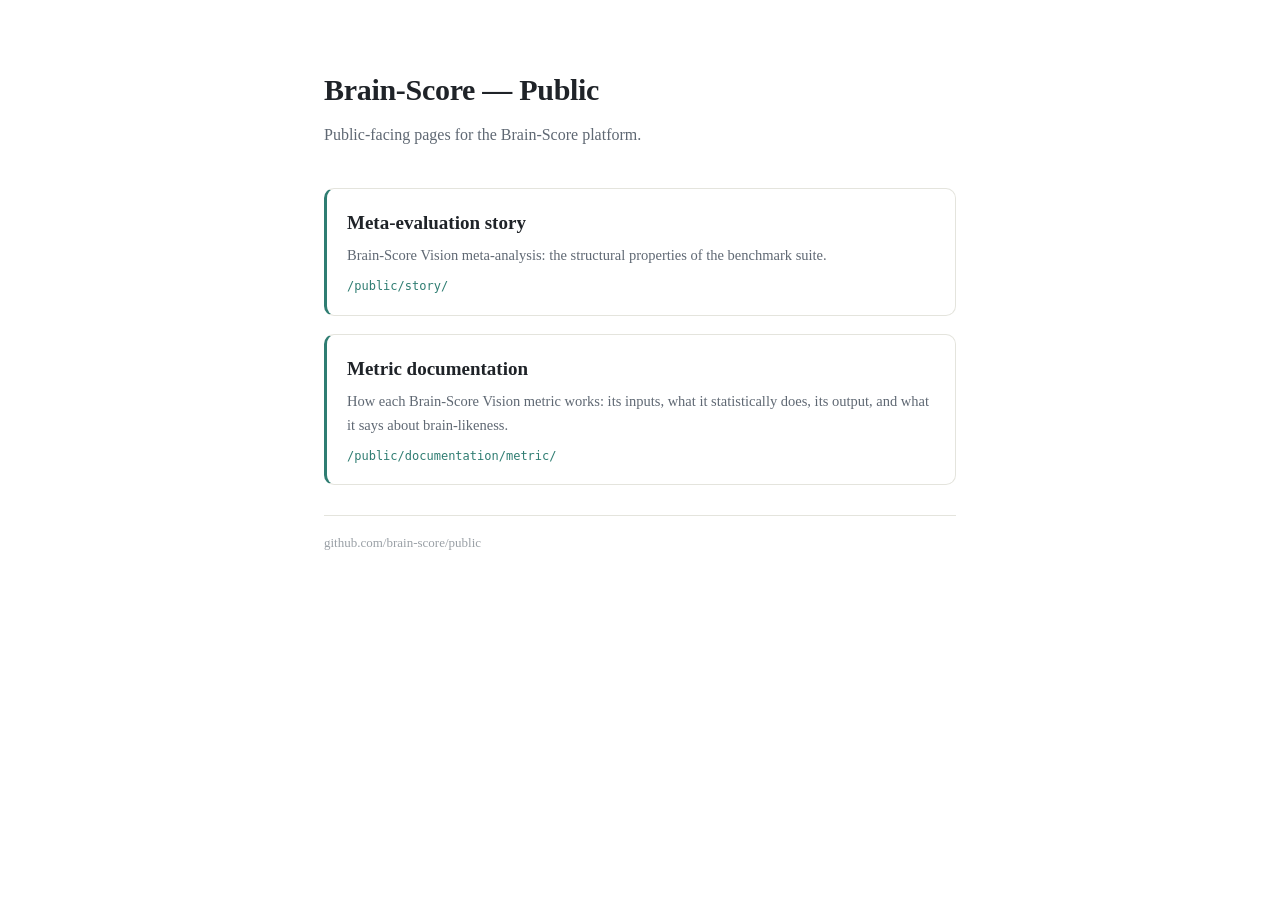
<file: index.html>
<!DOCTYPE html>
<html lang="en">
<head>
<meta charset="utf-8">
<meta name="viewport" content="width=device-width, initial-scale=1">
<title>Brain-Score · Public</title>
<style>
  :root{--ink:#1f2328;--muted:#5f6873;--line:#e4e4dd;--accent:#2f7d72}
  *{box-sizing:border-box}
  body{margin:0;background:#fff;color:var(--ink);
    font:17px/1.7 Georgia,"Iowan Old Style",Palatino,"Times New Roman",serif}
  .wrap{max-width:680px;margin:0 auto;padding:64px 24px 90px}
  h1{font-size:30px;margin:0 0 6px;letter-spacing:-.3px}
  .sub{color:var(--muted);margin:0 0 40px;font-size:16px}
  a.card{display:block;text-decoration:none;color:inherit;border:1px solid var(--line);
    border-left:3px solid var(--accent);border-radius:10px;padding:18px 20px;margin:0 0 18px;transition:.15s}
  a.card:hover{border-color:var(--accent);background:#fafaf6}
  a.card h2{margin:0 0 4px;font-size:19px}
  a.card p{margin:0;color:var(--muted);font-size:14.5px}
  .path{font-family:ui-monospace,SFMono-Regular,Menlo,monospace;font-size:12px;color:var(--accent);margin-top:8px}
  footer{color:#9aa0a6;font-size:13px;border-top:1px solid var(--line);padding-top:16px;margin-top:30px}
</style>
</head>
<body>
<div class="wrap">
  <h1>Brain-Score — Public</h1>
  <p class="sub">Public-facing pages for the Brain-Score platform.</p>

  <a class="card" href="story/">
    <h2>Meta-evaluation story</h2>
    <p>Brain-Score Vision meta-analysis: the structural properties of the benchmark suite.</p>
    <div class="path">/public/story/</div>
  </a>

  <a class="card" href="documentation/metric/">
    <h2>Metric documentation</h2>
    <p>How each Brain-Score Vision metric works: its inputs, what it statistically does, its output, and what it says about brain-likeness.</p>
    <div class="path">/public/documentation/metric/</div>
  </a>

  <footer>github.com/brain-score/public</footer>
</div>
</body>
</html>
</file>
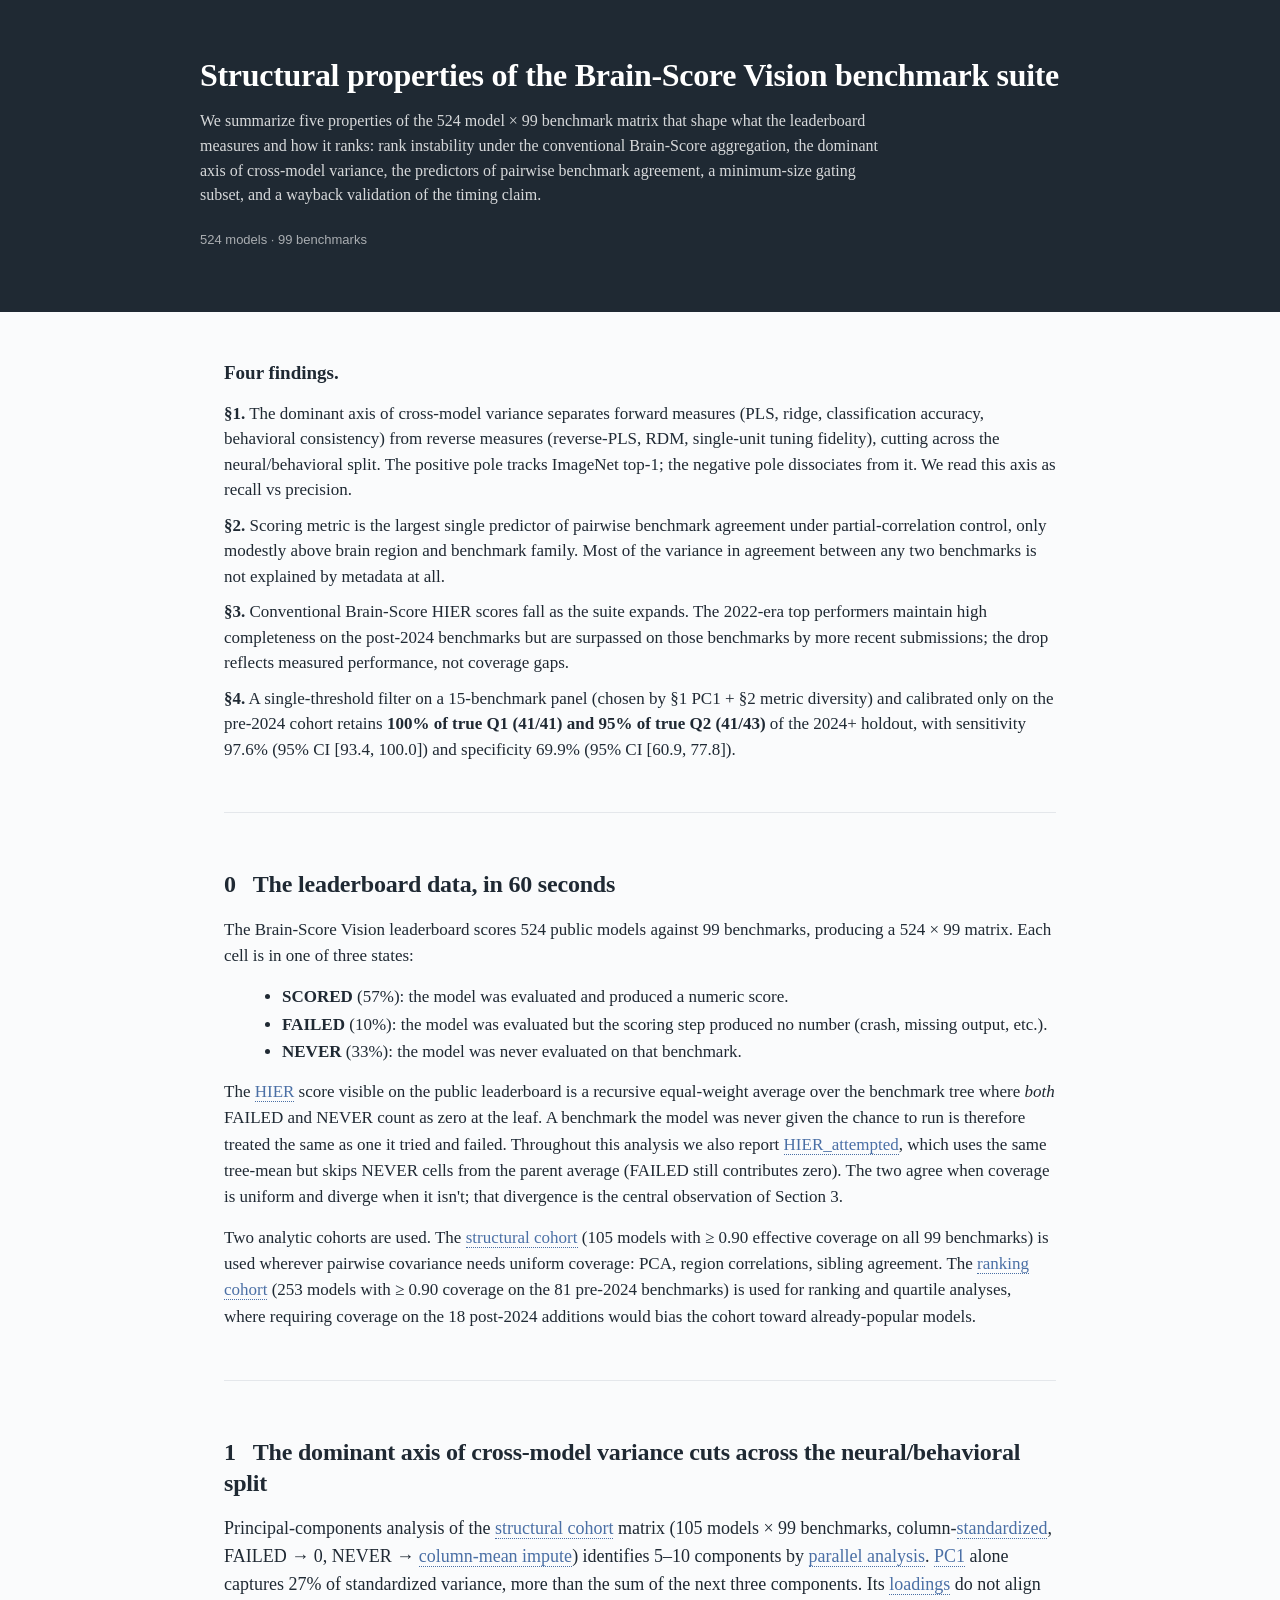
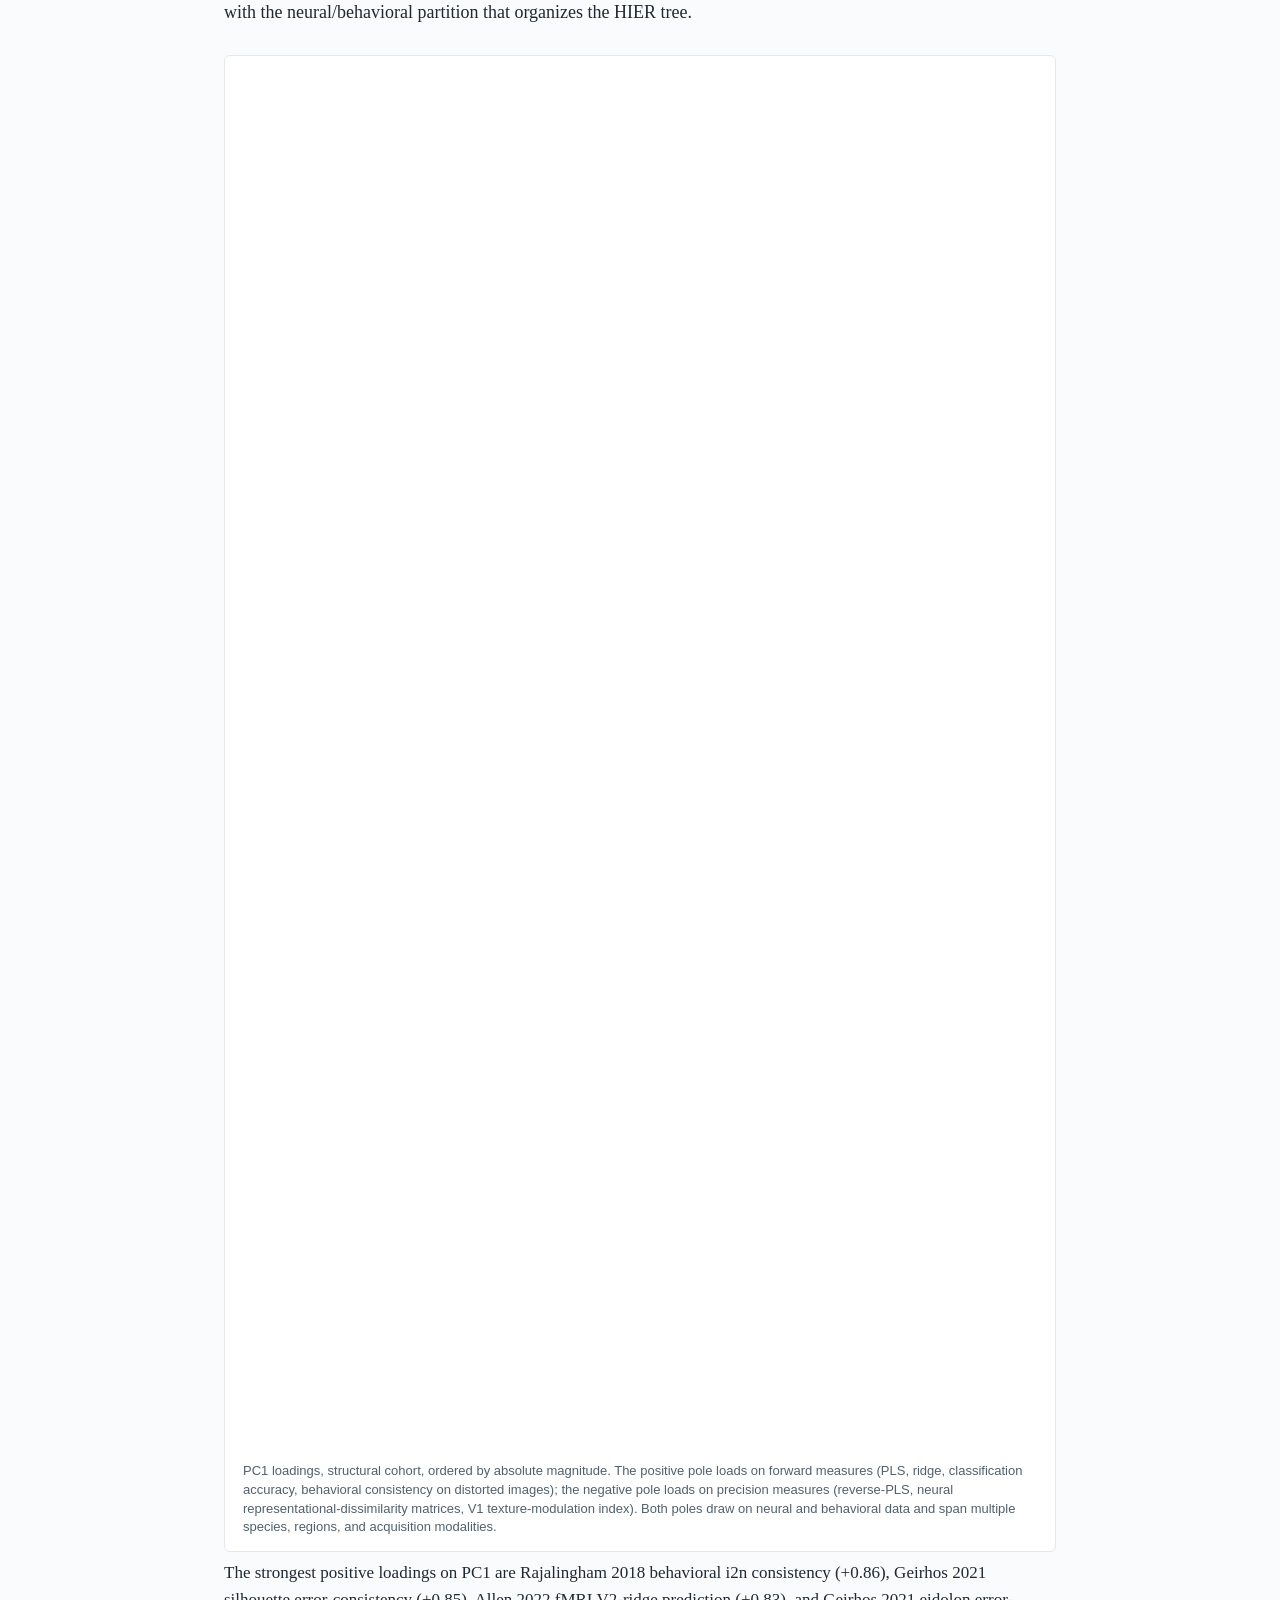
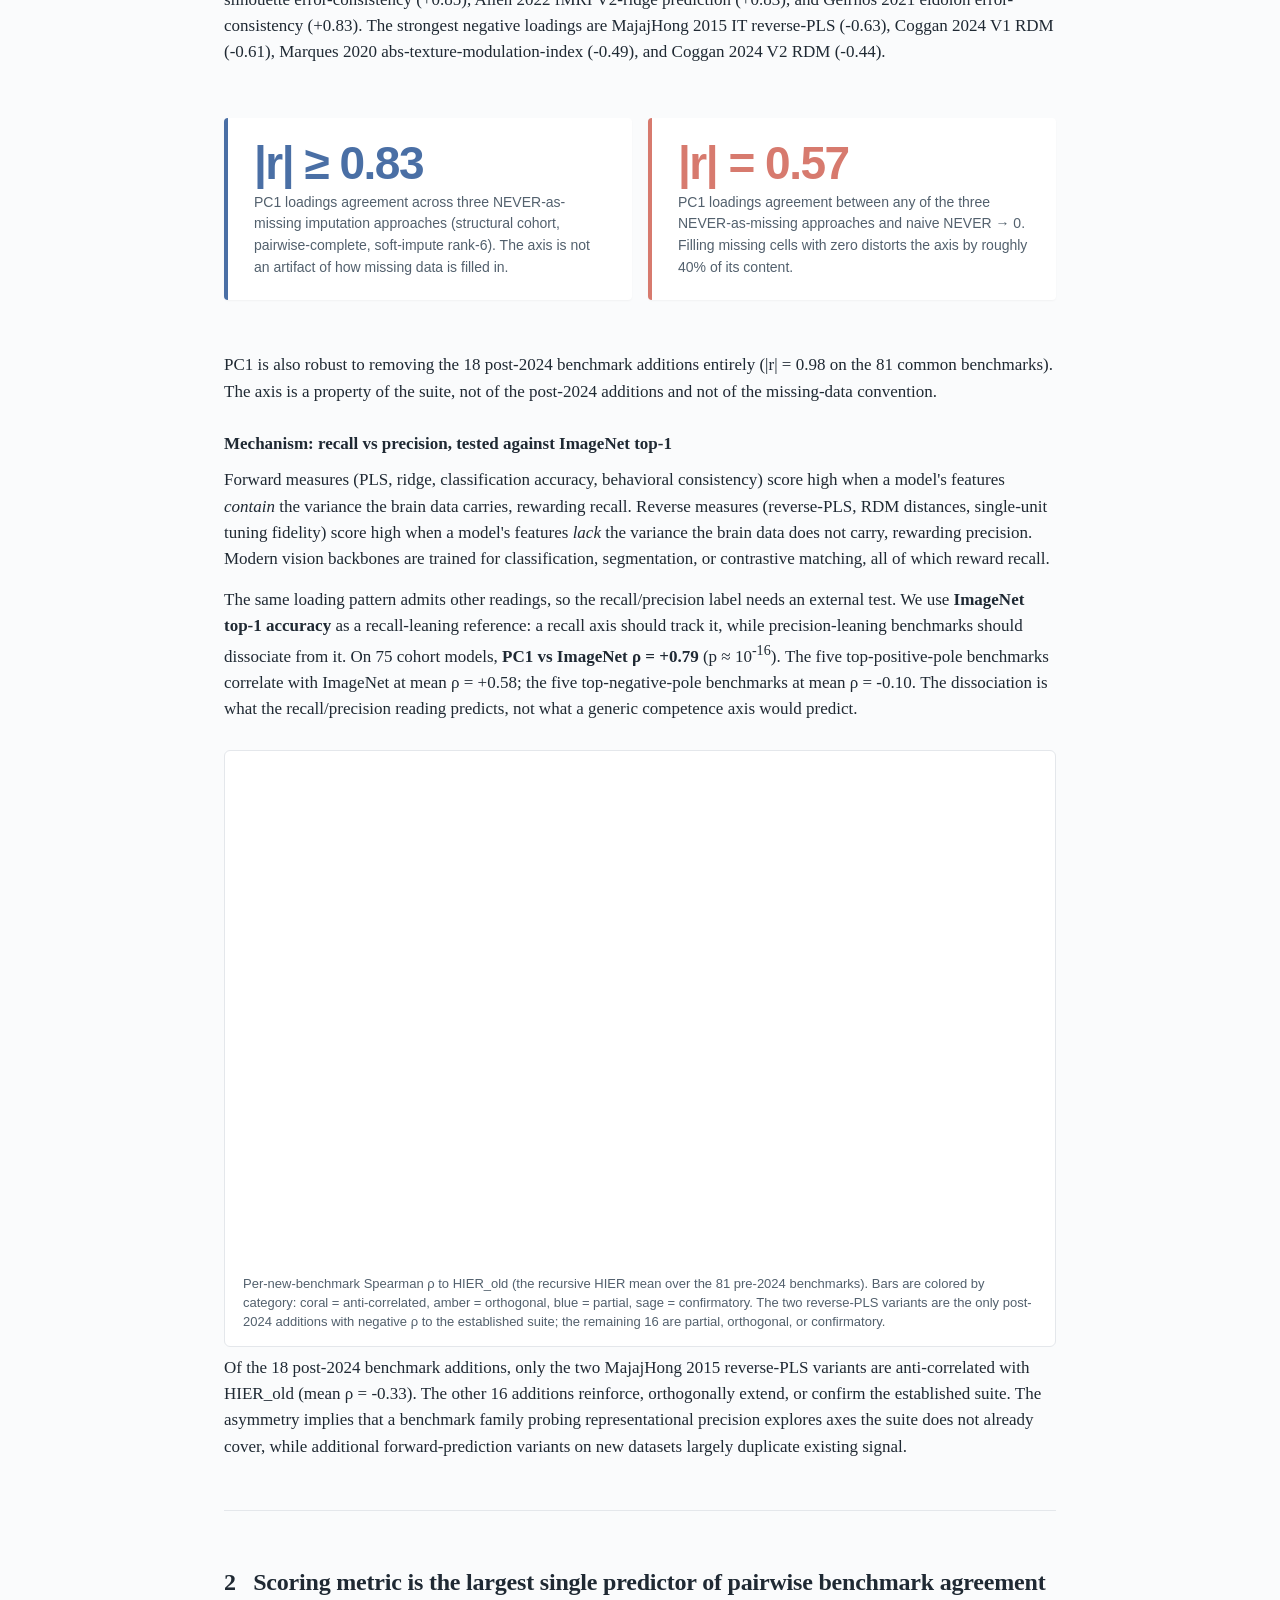
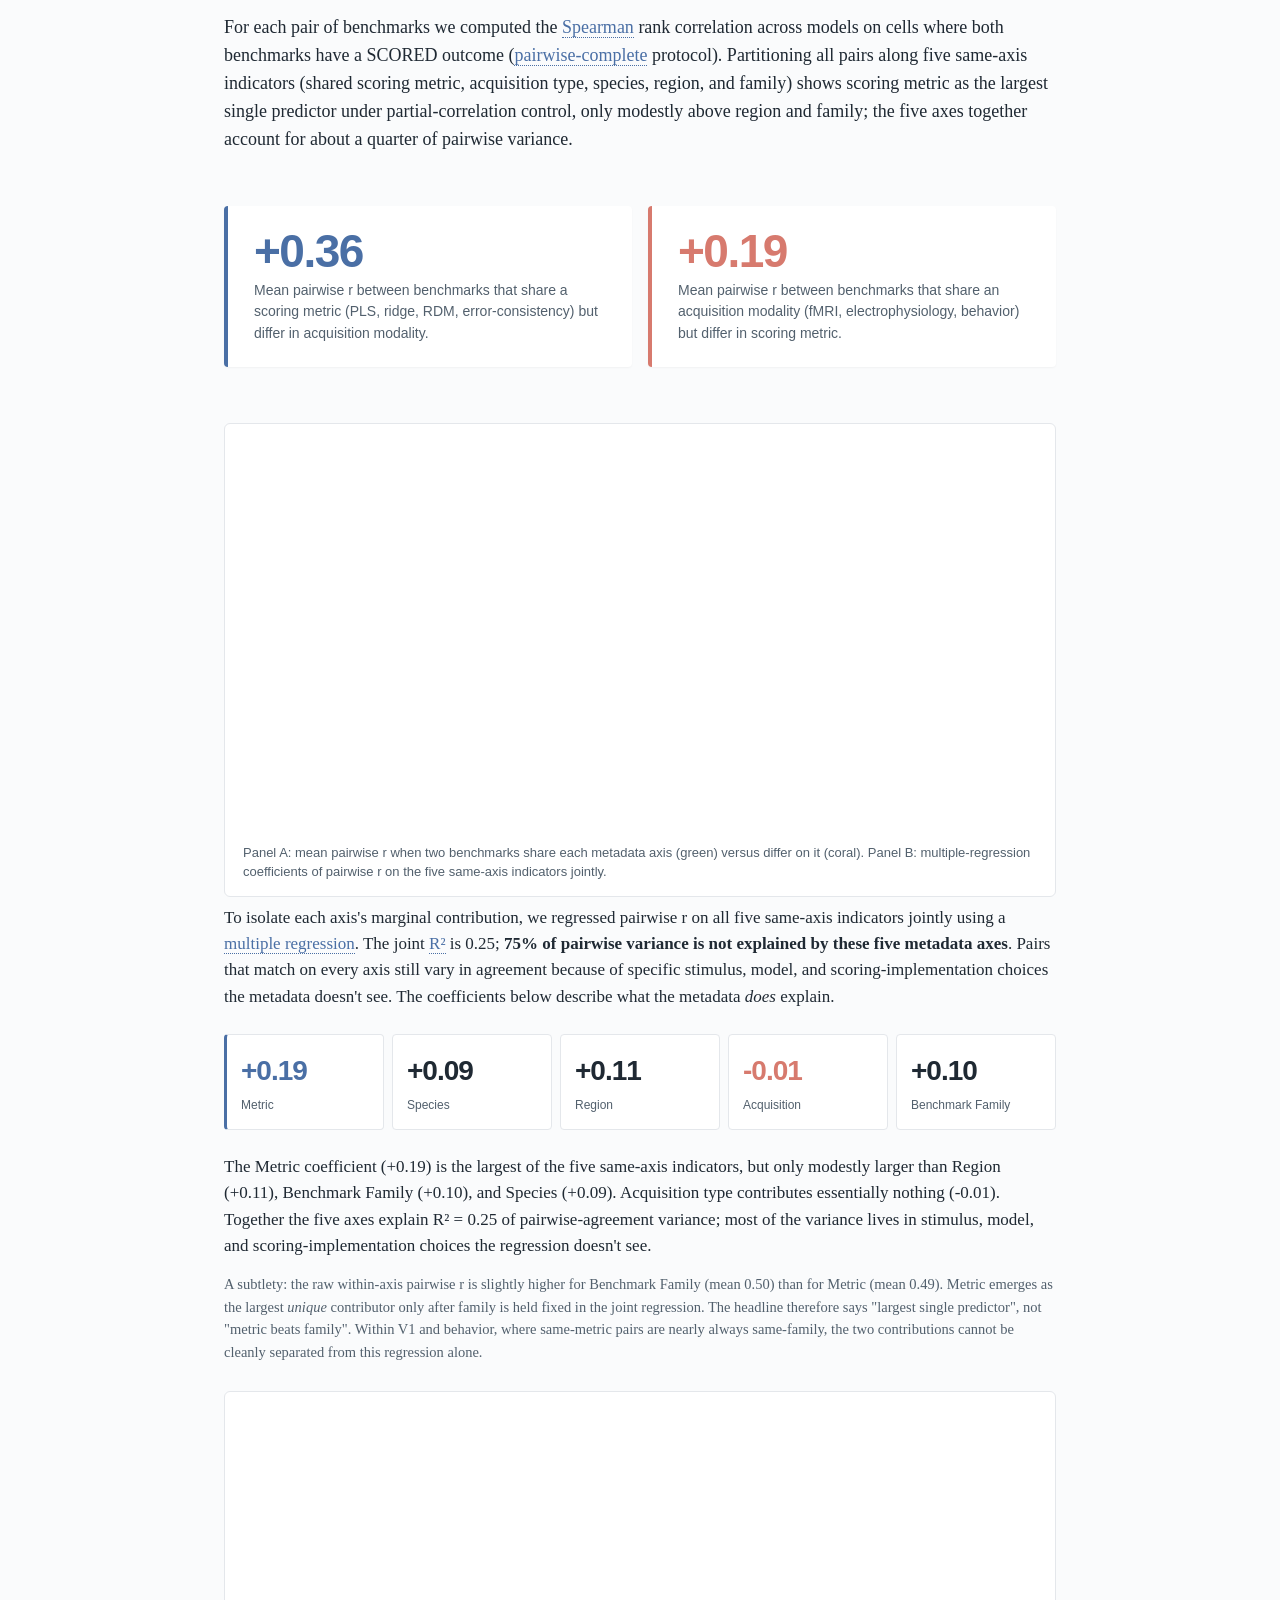
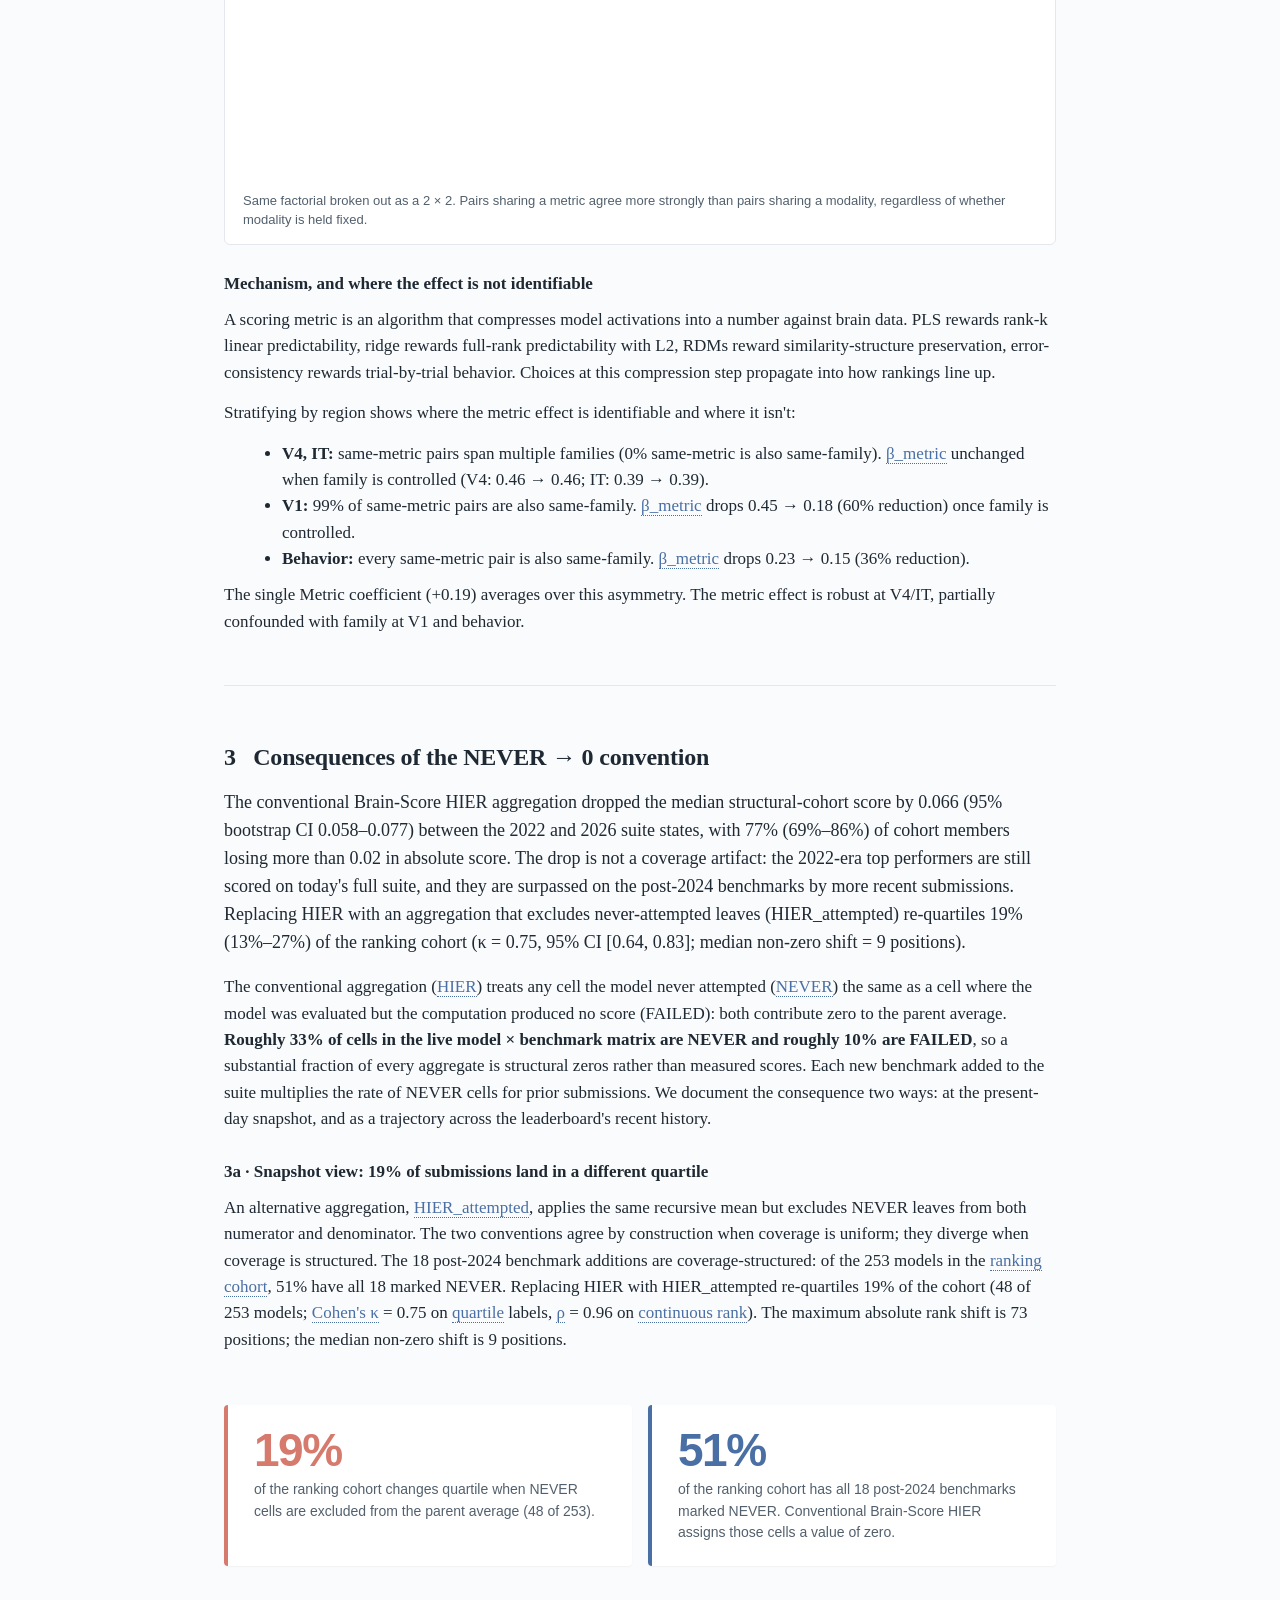
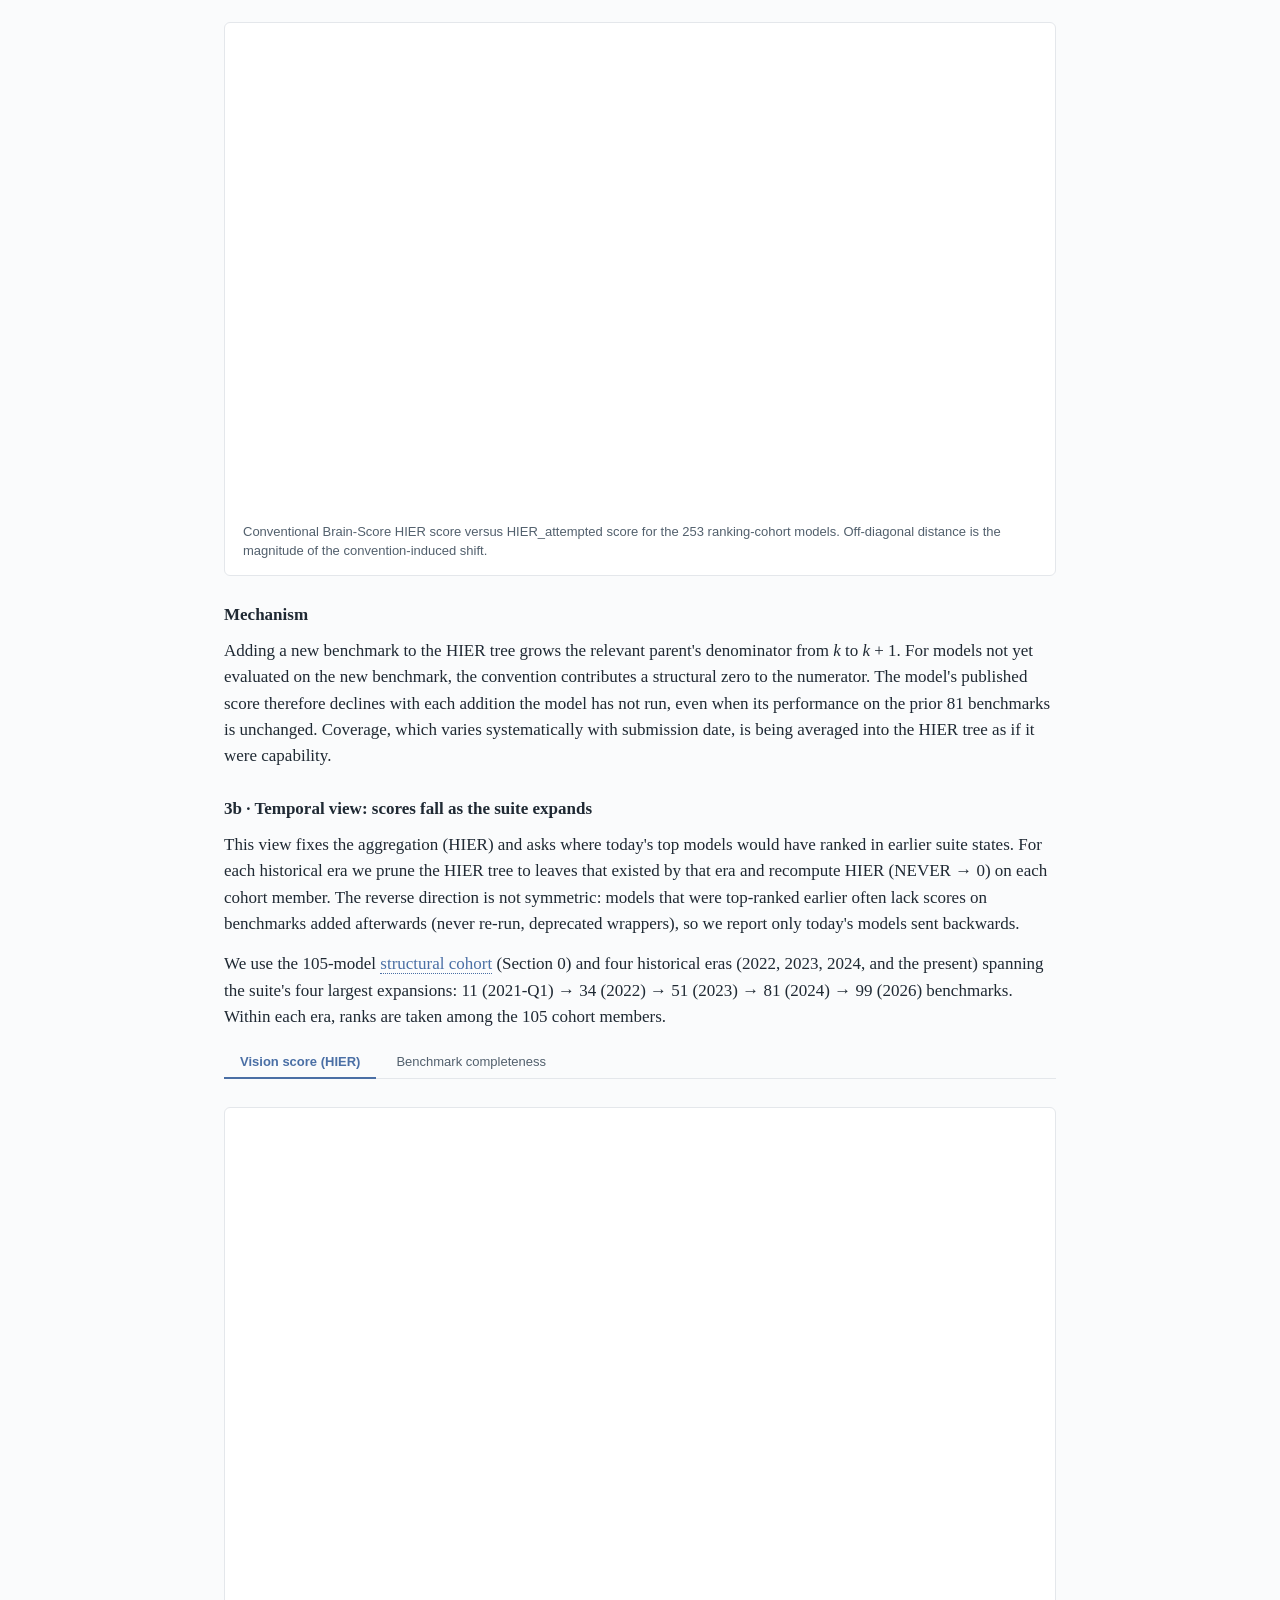
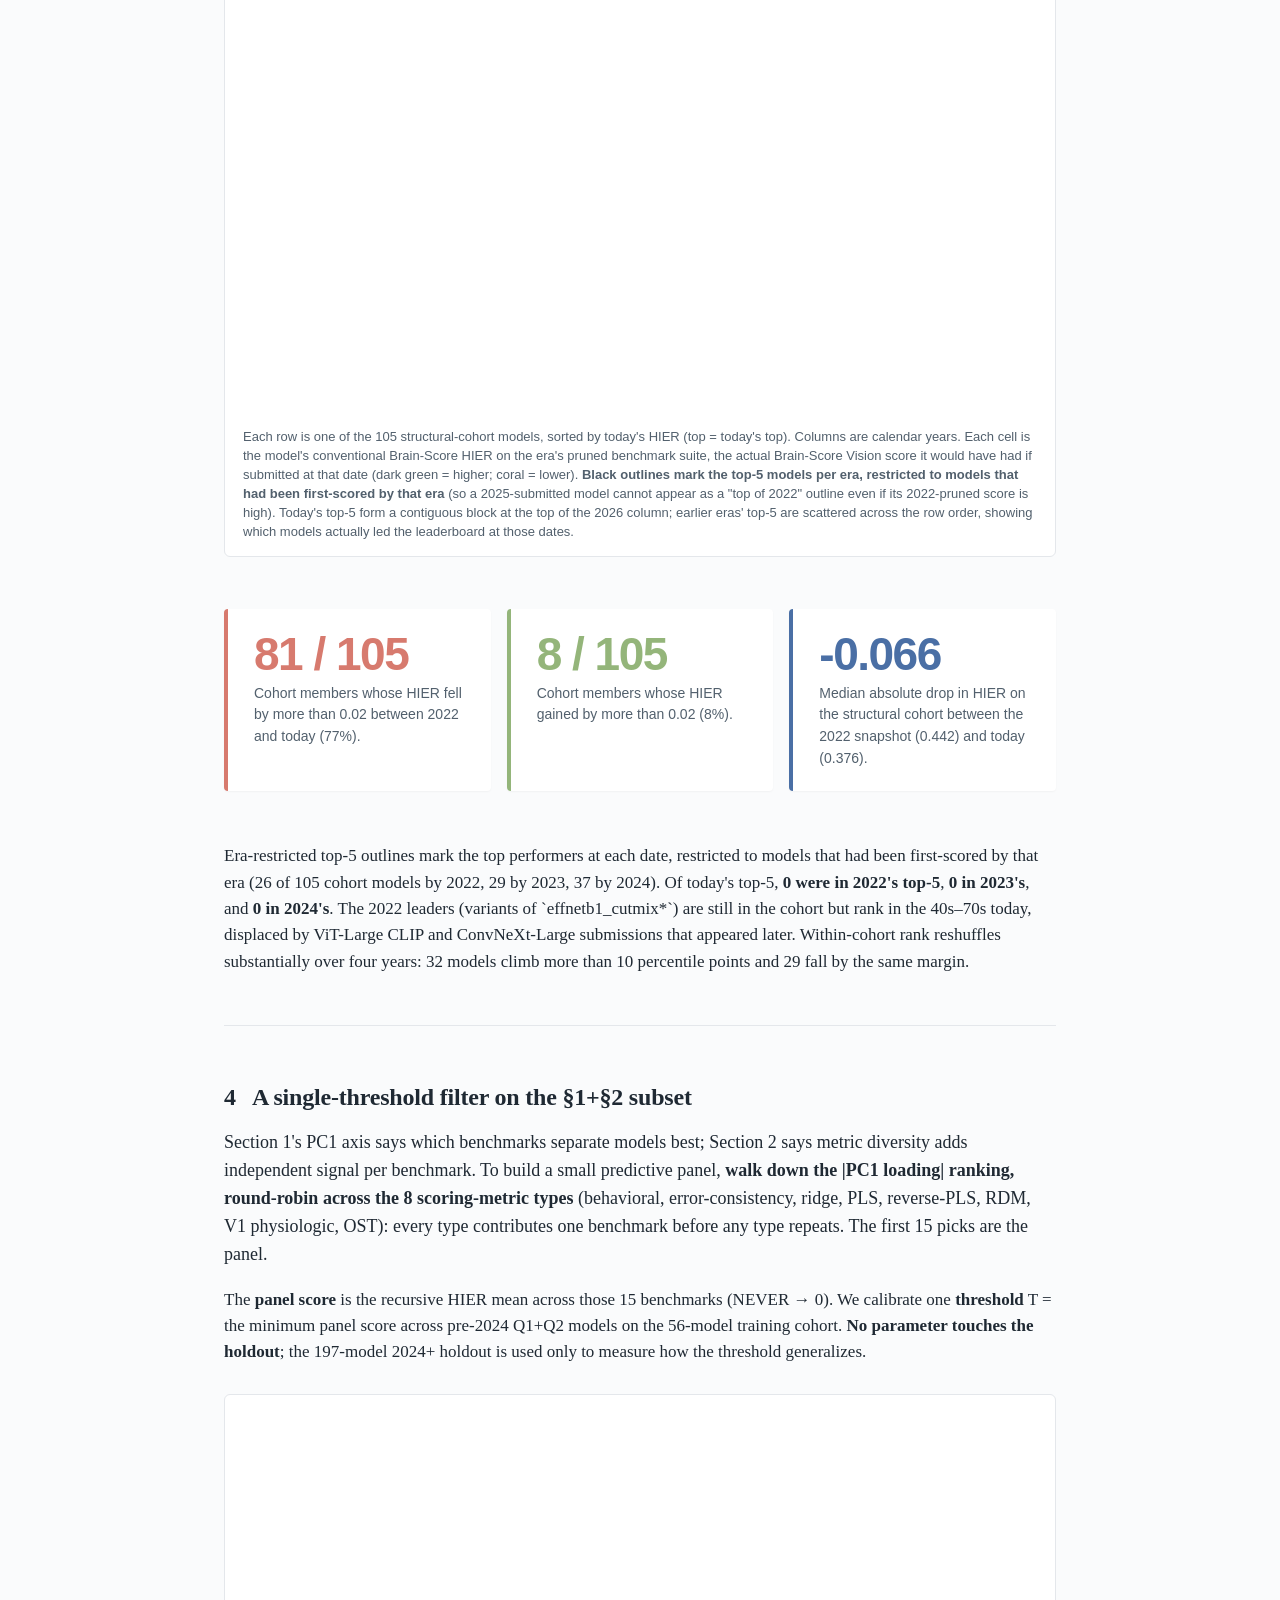
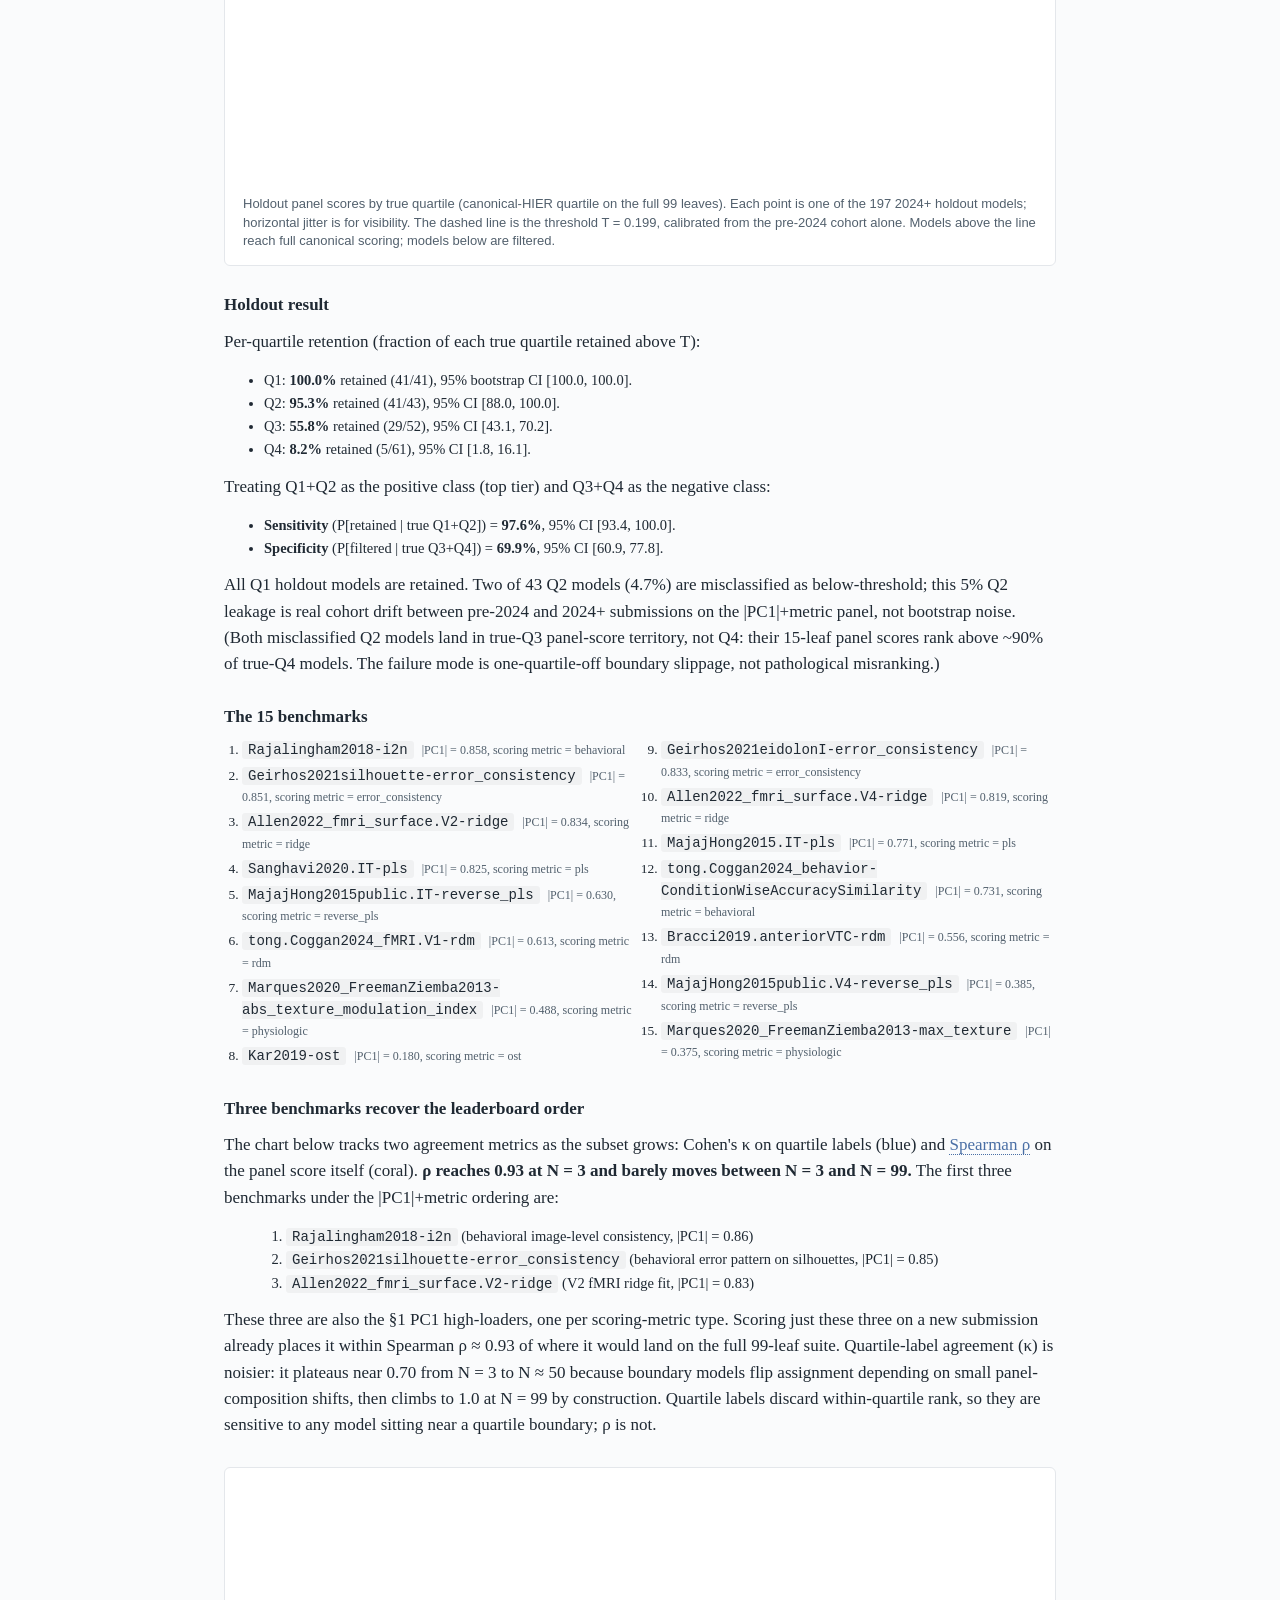
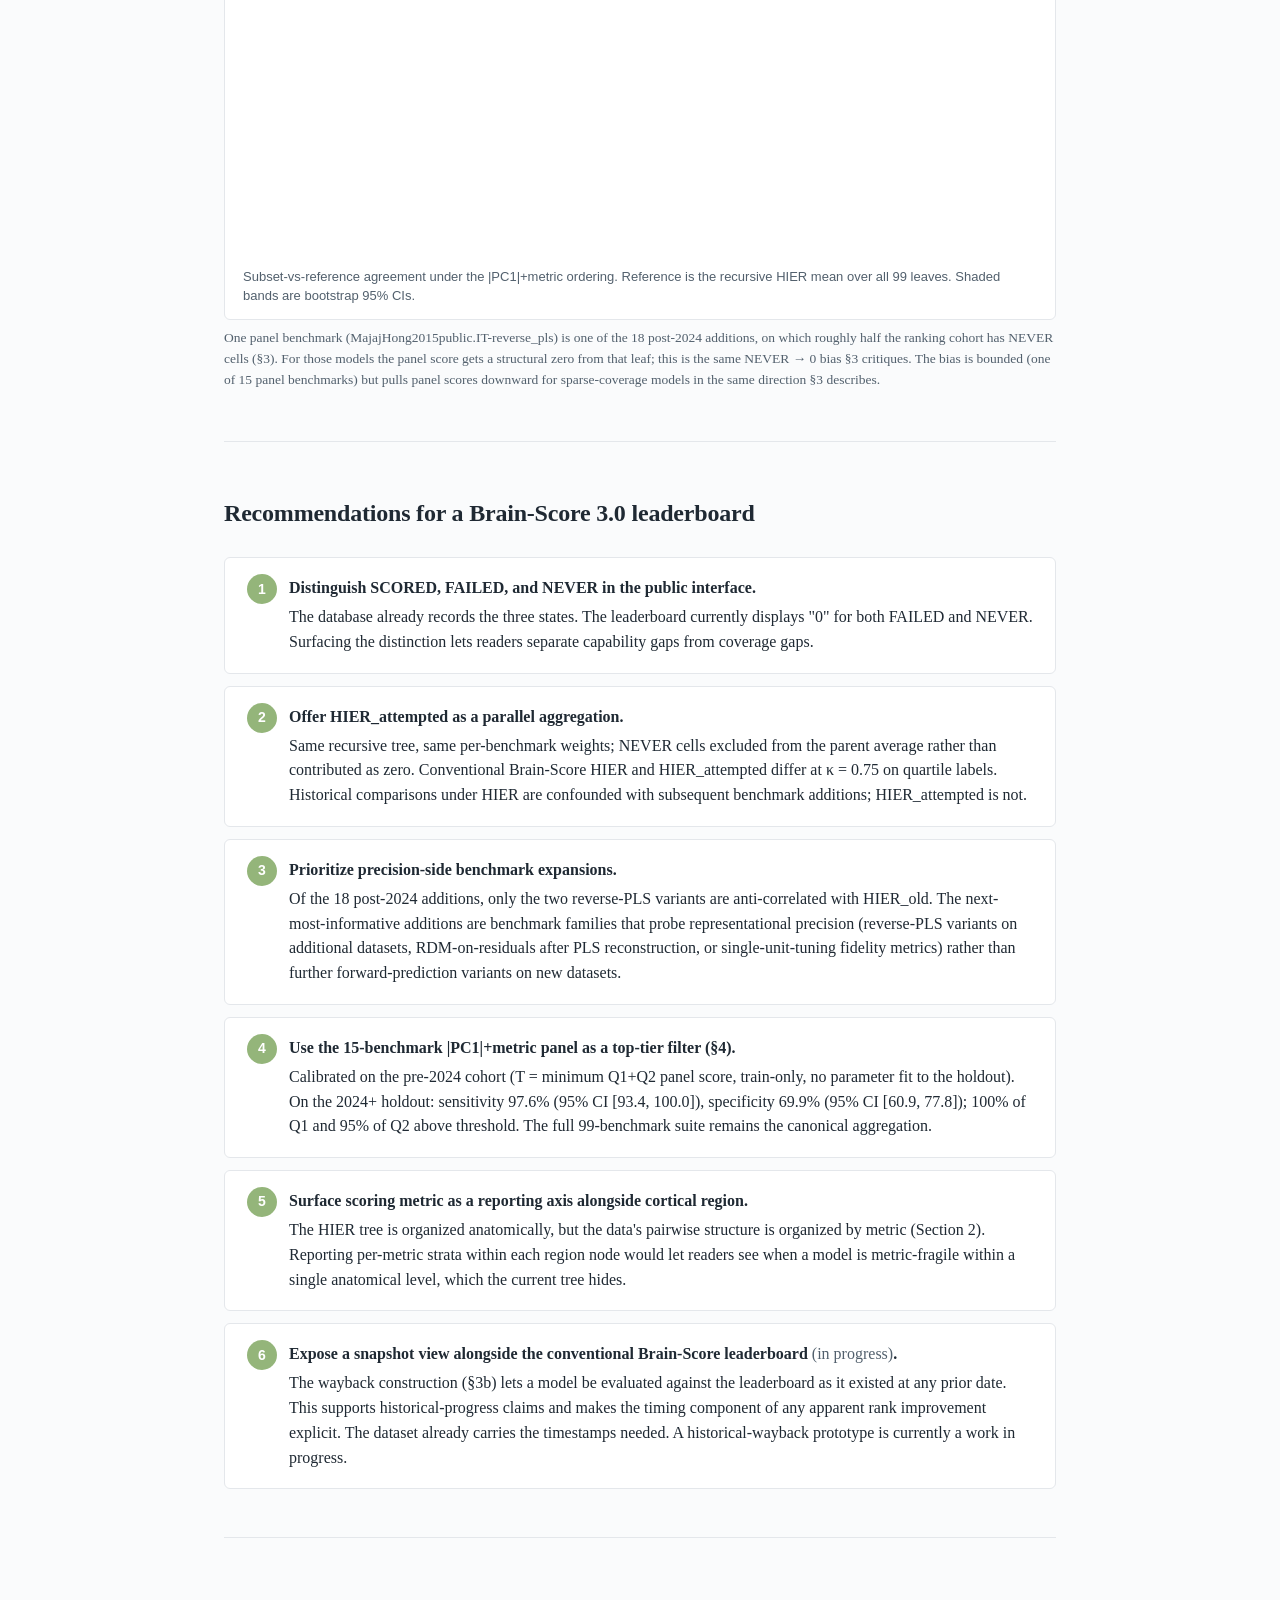
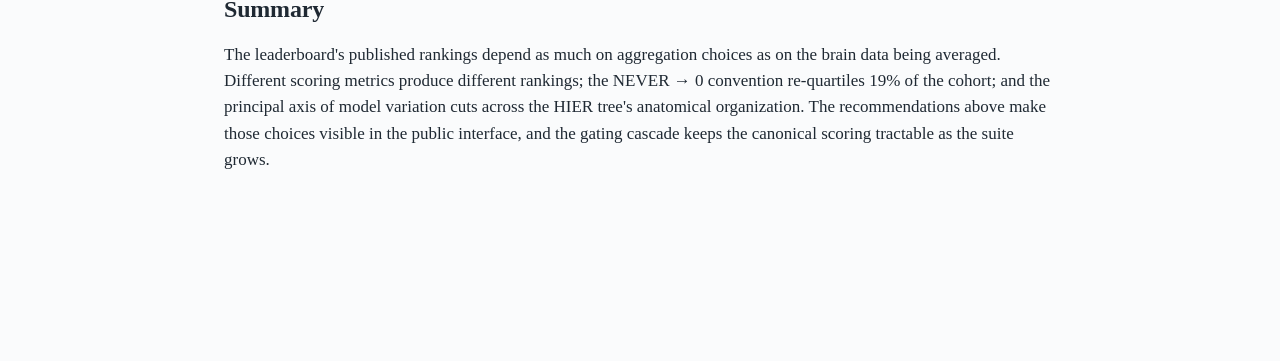
<file: story/index.html>
<!DOCTYPE html>
<html lang="en">
<head>
<meta charset="UTF-8">
<title>Meta-evaluation story</title>
<meta name="viewport" content="width=device-width, initial-scale=1">
<style>
  * { box-sizing: border-box; }
  body {
    margin: 0; padding: 0;
    font-family: 'Charter', 'Iowan Old Style', Georgia, serif;
    background: #FAFBFC; color: #1F2933;
    font-size: 17px; line-height: 1.55;
  }
  header {
    background: #1F2933; color: white;
    padding: 56px 24px 48px;
  }
  header .inner { max-width: 880px; margin: 0 auto; }
  header h1 {
    margin: 0 0 14px;
    font-size: 32px; font-weight: 600; line-height: 1.22;
    letter-spacing: -0.3px;
  }
  header .sub { font-size: 16px; color: rgba(255,255,255,0.82); max-width: 700px; line-height: 1.55; }
  header .meta {
    margin-top: 22px; font-size: 13px; color: rgba(255,255,255,0.62);
    font-family: -apple-system, BlinkMacSystemFont, 'Inter', 'Helvetica Neue', Arial, sans-serif;
  }
  header .meta a { color: #A8BFD9; text-decoration: none; }
  header .meta a:hover { text-decoration: underline; }
  main { max-width: 880px; margin: 0 auto; padding: 48px 24px 80px; }
  .act { margin: 0 0 56px; padding: 0 0 36px; border-bottom: 1px solid #E4E7EB; }
  .act:last-of-type { border-bottom: none; }
  .act-title {
    margin: 0 0 16px;
    font-size: 24px; line-height: 1.3; font-weight: 600; letter-spacing: -0.2px;
    color: #1F2933;
  }
  h3 {
    font-size: 17px; font-weight: 600; margin: 26px 0 10px;
    color: #1F2933;
  }
  p { margin: 0 0 14px; }
  .lede { font-size: 18px; line-height: 1.55; margin-bottom: 18px; }
  .pullstat {
    margin: 28px 0; padding: 22px 26px;
    background: #FFFFFF;
    border-left: 4px solid #D77A6E;
    border-radius: 4px;
    box-shadow: 0 1px 2px rgba(0,0,0,0.04);
  }
  .pullstat .num {
    font-family: -apple-system, BlinkMacSystemFont, 'Inter', 'Helvetica Neue', Arial, sans-serif;
    font-size: 46px; line-height: 1; font-weight: 700;
    color: #D77A6E; letter-spacing: -1.5px;
  }
  .pullstat .lbl {
    margin-top: 6px;
    font-family: -apple-system, BlinkMacSystemFont, 'Inter', 'Helvetica Neue', Arial, sans-serif;
    font-size: 14px; color: #52606D;
  }
  .pullstat.blue { border-left-color: #4A6FA5; }
  .pullstat.blue .num { color: #4A6FA5; }
  .pullstat.sage { border-left-color: #94B57A; }
  .pullstat.sage .num { color: #94B57A; }
  .stat-grid {
    display: grid; grid-template-columns: 1fr 1fr; gap: 16px; margin: 24px 0;
  }
  @media (max-width: 700px) { .stat-grid { grid-template-columns: 1fr; } }
  .fig {
    margin: 28px 0 8px; padding: 14px;
    background: #FFFFFF;
    border: 1px solid #E4E7EB;
    border-radius: 6px;
  }
  .caption {
    font-family: -apple-system, BlinkMacSystemFont, 'Inter', 'Helvetica Neue', Arial, sans-serif;
    font-size: 13px; color: #52606D;
    margin: 6px 4px 0; line-height: 1.45;
  }
  .callout {
    margin: 26px 0; padding: 18px 22px;
    background: #F0F6FC;
    border-left: 3px solid #4A6FA5;
    border-radius: 4px; font-size: 16px;
  }
  .callout strong { color: #4A6FA5; }
  .action-list { margin: 28px 0 0; padding: 0; list-style: none; counter-reset: action; }
  .action-list li {
    counter-increment: action;
    padding: 18px 22px 18px 64px; margin: 0 0 12px;
    background: #FFFFFF;
    border: 1px solid #E4E7EB;
    border-radius: 6px; position: relative; font-size: 16px;
  }
  .action-list li::before {
    content: counter(action);
    position: absolute; left: 22px; top: 16px;
    width: 30px; height: 30px;
    background: #94B57A; color: white;
    border-radius: 50%;
    font-family: -apple-system, BlinkMacSystemFont, 'Inter', 'Helvetica Neue', Arial, sans-serif;
    font-size: 14px; font-weight: 700;
    display: flex; align-items: center; justify-content: center;
  }
  .action-list strong { display: block; margin-bottom: 4px; }
  code { background: rgba(0,0,0,0.04); padding: 1px 6px; border-radius: 3px; font-size: 14px; }
  .frontiers-table {
    width: 100%; border-collapse: collapse; margin: 18px 0;
    font-family: -apple-system, BlinkMacSystemFont, 'Inter', 'Helvetica Neue', Arial, sans-serif;
    font-size: 13px;
  }
  .frontiers-table th, .frontiers-table td {
    padding: 8px 12px; border-bottom: 1px solid #E4E7EB;
    text-align: left;
  }
  .frontiers-table th { font-weight: 600; color: #52606D;
    background: #F0F6FC;
  }
  .frontiers-table td code { font-size: 11px; padding: 1px 4px; }
  /* Hover tooltip for technical terms (mirrors the comprehensive site) */
  .hint {
    position: relative;
    border-bottom: 1px dotted #4A6FA5;
    cursor: help;
    color: #4A6FA5;
    font-weight: 500;
  }
  .hint::after {
    content: attr(data-tip);
    position: absolute;
    bottom: 130%;
    left: 50%;
    transform: translateX(-50%);
    width: 320px;
    max-width: 90vw;
    padding: 10px 14px;
    background: #1F2933;
    color: #FFFFFF;
    border-radius: 6px;
    font-family: -apple-system, BlinkMacSystemFont, 'Inter', 'Helvetica Neue', Arial, sans-serif;
    font-size: 12.5px;
    font-weight: 400;
    line-height: 1.55;
    text-align: left;
    box-shadow: 0 4px 14px rgba(0,0,0,0.18);
    opacity: 0;
    visibility: hidden;
    transition: opacity 0.12s ease-out, visibility 0.12s ease-out;
    pointer-events: none;
    z-index: 10;
  }
  .hint::before {
    content: "";
    position: absolute;
    bottom: 130%;
    left: 50%;
    transform: translateX(-50%) translateY(8px);
    border: 6px solid transparent;
    border-top-color: #1F2933;
    opacity: 0;
    visibility: hidden;
    transition: opacity 0.12s ease-out, visibility 0.12s ease-out;
    pointer-events: none;
    z-index: 10;
  }
  .hint:hover::after, .hint:focus::after,
  .hint:hover::before, .hint:focus::before {
    opacity: 1; visibility: visible;
  }
  /* Tab toggle (reused for the wayback rank / completeness toggle) */
  .tab-bar {
    display: flex; gap: 4px; margin: 16px 0 0;
    border-bottom: 1px solid #E4E7EB;
    font-family: -apple-system, BlinkMacSystemFont, 'Inter', 'Helvetica Neue', Arial, sans-serif;
  }
  .tab-btn {
    background: transparent; border: none;
    padding: 8px 16px; cursor: pointer;
    border-bottom: 2px solid transparent;
    font-size: 13px; color: #52606D; font-weight: 500;
    margin-bottom: -1px;
  }
  .tab-btn:hover { color: #4A6FA5; }
  .tab-btn.active {
    color: #4A6FA5;
    border-bottom-color: #4A6FA5;
    font-weight: 600;
  }
  .tab-panel.hidden { display: none; }
  footer {
    background: #1F2933; color: rgba(255,255,255,0.7);
    padding: 32px 24px; text-align: center;
    font-family: -apple-system, BlinkMacSystemFont, 'Inter', 'Helvetica Neue', Arial, sans-serif;
    font-size: 13px;
  }
  footer a { color: #A8BFD9; text-decoration: none; }
  footer a:hover { text-decoration: underline; }
</style>
</head>
<body>

<header>
  <div class="inner">
    <h1>Structural properties of the Brain-Score Vision benchmark suite</h1>
    <p class="sub">We summarize five properties of the 524 model × 99 benchmark matrix that shape what the leaderboard measures and how it ranks: rank instability under the conventional Brain-Score aggregation, the dominant axis of cross-model variance, the predictors of pairwise benchmark agreement, a minimum-size gating subset, and a wayback validation of the timing claim.</p>
    <p class="meta">524 models · 99 benchmarks</p>
  </div>
</header>

<main>

<!-- ============ THESIS ============ -->
<section class="act" style="border-bottom:1px solid #E4E7EB;">
  <p style="font-size:19px;line-height:1.4;color:#1F2933;margin:0 0 14px;"><strong>Four findings.</strong></p>
  <p style="font-size:17px;line-height:1.5;color:#1F2933;margin:0 0 10px;"><strong>§1.</strong> The dominant axis of cross-model variance separates forward measures (PLS, ridge, classification accuracy, behavioral consistency) from reverse measures (reverse-PLS, RDM, single-unit tuning fidelity), cutting across the neural/behavioral split. The positive pole tracks ImageNet top-1; the negative pole dissociates from it. We read this axis as recall vs precision.</p>
  <p style="font-size:17px;line-height:1.5;color:#1F2933;margin:0 0 10px;"><strong>§2.</strong> Scoring metric is the largest single predictor of pairwise benchmark agreement under partial-correlation control, only modestly above brain region and benchmark family. Most of the variance in agreement between any two benchmarks is not explained by metadata at all.</p>
  <p style="font-size:17px;line-height:1.5;color:#1F2933;margin:0 0 10px;"><strong>§3.</strong> Conventional Brain-Score HIER scores fall as the suite expands. The 2022-era top performers maintain high completeness on the post-2024 benchmarks but are surpassed on those benchmarks by more recent submissions; the drop reflects measured performance, not coverage gaps.</p>
  <p style="font-size:17px;line-height:1.5;color:#1F2933;margin:0 0 14px;"><strong>§4.</strong> A single-threshold filter on a 15-benchmark panel (chosen by §1 PC1 + §2 metric diversity) and calibrated only on the pre-2024 cohort retains <strong>100% of true Q1 (41/41) and 95% of true Q2 (41/43)</strong> of the 2024+ holdout, with sensitivity 97.6% (95% CI [93.4, 100.0]) and specificity 69.9% (95% CI [60.9, 77.8]).</p>
</section>

<!-- ============ 0 · THE LEADERBOARD DATA ============ -->
<section class="act">
  <h2 class="act-title">0 &nbsp; The leaderboard data, in 60 seconds</h2>

  <p>The Brain-Score Vision leaderboard scores 524 public models against 99 benchmarks, producing a 524 × 99 matrix. Each cell is in one of three states:</p>

  <ul style="margin:6px 0 14px 18px;line-height:1.6;">
    <li><strong>SCORED</strong> (57%): the model was evaluated and produced a numeric score.</li>
    <li><strong>FAILED</strong> (10%): the model was evaluated but the scoring step produced no number (crash, missing output, etc.).</li>
    <li><strong>NEVER</strong> (33%): the model was never evaluated on that benchmark.</li>
  </ul>

  <p>The <span class="hint" data-tip="The conventional Brain-Score aggregation: a recursive equal-weight average over the HIER benchmark tree. Each parent node averages its direct children with equal weight; both FAILED and NEVER leaves contribute zero (the NaN → 0 convention)." tabindex="0">HIER</span> score visible on the public leaderboard is a recursive equal-weight average over the benchmark tree where <em>both</em> FAILED and NEVER count as zero at the leaf. A benchmark the model was never given the chance to run is therefore treated the same as one it tried and failed. Throughout this analysis we also report <span class="hint" data-tip="A variant of HIER that skips NEVER cells instead of counting them as zero. Same recursive tree mean as HIER, but a leaf the model was never given the chance to score doesn't enter the parent average at all. FAILED leaves still contribute 0 (the model was evaluated; the result is zero). Use this when you want the score to reflect only what the model was attempted on." tabindex="0">HIER_attempted</span>, which uses the same tree-mean but skips NEVER cells from the parent average (FAILED still contributes zero). The two agree when coverage is uniform and diverge when it isn't; that divergence is the central observation of Section 3.</p>

  <p>Two analytic cohorts are used. The <span class="hint" data-tip="The set of 105 models with effective completeness ≥ 0.90 across ALL 99 leaderboard-visible benchmarks (i.e., the model was scored or attempted-and-failed on at least 89 of the 99 benchmarks). Used for structural analyses (PCA, region correlations, sibling agreement, behavior families) where pairwise covariance requires uniform benchmark coverage. After within-family deduplication at Spearman r ≥ 0.95, 108 → 105 models." tabindex="0">structural cohort</span> (105 models with ≥ 0.90 effective coverage on all 99 benchmarks) is used wherever pairwise covariance needs uniform coverage: PCA, region correlations, sibling agreement. The <span class="hint" data-tip="The set of 253 models with effective completeness ≥ 0.90 across the 81 PRE-2024 benchmarks (post-2024 variants are not required for cohort selection because they were preferentially scored on already-popular models, which would bias the cohort upward). Used for ranking-based analyses (aggregation comparisons, discrimination, robustness, gating panel). Broader than the structural cohort because the 18 post-2024 benchmarks don't gate membership." tabindex="0">ranking cohort</span> (253 models with ≥ 0.90 coverage on the 81 pre-2024 benchmarks) is used for ranking and quartile analyses, where requiring coverage on the 18 post-2024 additions would bias the cohort toward already-popular models.</p>
</section>

<!-- ============ 1 · DOMINANT AXIS OF VARIANCE ============ -->
<section class="act">
  <h2 class="act-title">1 &nbsp; The dominant axis of cross-model variance cuts across the neural/behavioral split</h2>

  <p class="lede">Principal-components analysis of the <span class="hint" data-tip="The set of 105 models with effective completeness ≥ 0.90 across ALL 99 leaderboard-visible benchmarks (i.e., the model was scored or attempted-and-failed on at least 89 of the 99 benchmarks). Used for structural analyses (PCA, region correlations, sibling agreement, behavior families) where pairwise covariance requires uniform benchmark coverage. After within-family deduplication at Spearman r ≥ 0.95, 108 → 105 models." tabindex="0">structural cohort</span> matrix (105 models × 99 benchmarks, column-<span class="hint" data-tip="Each benchmark column is z-scored before PCA (subtract the cohort mean, divide by the cohort standard deviation), so every benchmark contributes the same total variance regardless of its raw scale." tabindex="0">standardized</span>, FAILED → 0, NEVER → <span class="hint" data-tip="Fill a missing cell in the model × benchmark matrix with the average of the column it belongs to (averaging over models that did score that benchmark). The simplest imputation possible; used only when a small fraction of cells need filling (e.g., the ≤0.5% NEVER cells inside the structural cohort) and the imputed values are not the focus of the analysis." tabindex="0">column-mean impute</span>) identifies 5–10 components by <span class="hint" data-tip="A method (Horn, 1965) for deciding how many PCs are real vs. sampling noise. Generate many random matrices of the same shape as the data, compute their eigenvalues, and keep only the observed eigenvalues that exceed the 95th percentile of the random null at the same rank position. At N ≈ P this is the standard correction to the eigenvalue inflation that Kaiser and cumulative-variance rules suffer from." tabindex="0">parallel analysis</span>. <span class="hint" data-tip="An axis of the data along which models vary the most. PC1 is the direction of largest variance; PC2 is the next-largest direction perpendicular to PC1; etc. Each PC has an eigenvalue (how much variance it captures) and loadings (which benchmarks define it)." tabindex="0">PC1</span> alone captures 27% of standardized variance, more than the sum of the next three components. Its <span class="hint" data-tip="The Pearson correlation between an original variable (here, a benchmark) and a principal component. A high positive loading means the benchmark moves in the same direction as the PC; a high negative loading means it moves opposite. Loadings range from -1 to +1." tabindex="0">loadings</span> do not align with the neural/behavioral partition that organizes the HIER tree.</p>

  <div class="fig"><div id="plot-0c86adb2924b" class="plotly-graph-div" data-defer="1" style="height:1386px; min-height:1386px; width:100%;"></div><script>window.__plotly_pending=window.__plotly_pending||{};window.__plotly_pending["plot-0c86adb2924b"]={"data":[{"colorbar":{"thickness":11,"title":{"text":"Loading"}},"colorscale":[[0.0,"#C97A6F"],[0.25,"#E5B3AB"],[0.5,"#F5F1E8"],[0.75,"#B7D6A8"],[1.0,"#6FA666"]],"hoverinfo":"text","hovertext":[["\u003cb\u003eAllen2022_fmri_surface.IT-rdm\u003c\u002fb\u003e\u003cbr\u003ePC1 loading: +0.354"],["\u003cb\u003eAllen2022_fmri_surface.IT-ridge\u003c\u002fb\u003e\u003cbr\u003ePC1 loading: +0.810"],["\u003cb\u003eAllen2022_fmri_surface.V1-rdm\u003c\u002fb\u003e\u003cbr\u003ePC1 loading: +0.100"],["\u003cb\u003eAllen2022_fmri_surface.V1-ridge\u003c\u002fb\u003e\u003cbr\u003ePC1 loading: +0.733"],["\u003cb\u003eAllen2022_fmri_surface.V2-rdm\u003c\u002fb\u003e\u003cbr\u003ePC1 loading: +0.190"],["\u003cb\u003eAllen2022_fmri_surface.V2-ridge\u003c\u002fb\u003e\u003cbr\u003ePC1 loading: +0.834"],["\u003cb\u003eAllen2022_fmri_surface.V4-rdm\u003c\u002fb\u003e\u003cbr\u003ePC1 loading: +0.218"],["\u003cb\u003eAllen2022_fmri_surface.V4-ridge\u003c\u002fb\u003e\u003cbr\u003ePC1 loading: +0.819"],["\u003cb\u003eBMD2024.dotted_1Behavioral-accuracy_distance\u003c\u002fb\u003e\u003cbr\u003ePC1 loading: +0.552"],["\u003cb\u003eBMD2024.dotted_2Behavioral-accuracy_distance\u003c\u002fb\u003e\u003cbr\u003ePC1 loading: +0.540"],["\u003cb\u003eBMD2024.texture_1Behavioral-accuracy_distance\u003c\u002fb\u003e\u003cbr\u003ePC1 loading: +0.612"],["\u003cb\u003eBMD2024.texture_2Behavioral-accuracy_distance\u003c\u002fb\u003e\u003cbr\u003ePC1 loading: +0.601"],["\u003cb\u003eBaker2022fragmented-accuracy_delta\u003c\u002fb\u003e\u003cbr\u003ePC1 loading: +0.675"],["\u003cb\u003eBaker2022frankenstein-accuracy_delta\u003c\u002fb\u003e\u003cbr\u003ePC1 loading: +0.687"],["\u003cb\u003eBaker2022inverted-accuracy_delta\u003c\u002fb\u003e\u003cbr\u003ePC1 loading: +0.280"],["\u003cb\u003eBracci2019.anteriorVTC-rdm\u003c\u002fb\u003e\u003cbr\u003ePC1 loading: +0.556"],["\u003cb\u003eFerguson2024circle_line-value_delta\u003c\u002fb\u003e\u003cbr\u003ePC1 loading: +0.223"],["\u003cb\u003eFerguson2024color-value_delta\u003c\u002fb\u003e\u003cbr\u003ePC1 loading: +0.694"],["\u003cb\u003eFerguson2024convergence-value_delta\u003c\u002fb\u003e\u003cbr\u003ePC1 loading: -0.035"],["\u003cb\u003eFerguson2024eighth-value_delta\u003c\u002fb\u003e\u003cbr\u003ePC1 loading: +0.433"],["\u003cb\u003eFerguson2024gray_easy-value_delta\u003c\u002fb\u003e\u003cbr\u003ePC1 loading: +0.393"],["\u003cb\u003eFerguson2024gray_hard-value_delta\u003c\u002fb\u003e\u003cbr\u003ePC1 loading: +0.166"],["\u003cb\u003eFerguson2024half-value_delta\u003c\u002fb\u003e\u003cbr\u003ePC1 loading: +0.281"],["\u003cb\u003eFerguson2024juncture-value_delta\u003c\u002fb\u003e\u003cbr\u003ePC1 loading: +0.210"],["\u003cb\u003eFerguson2024lle-value_delta\u003c\u002fb\u003e\u003cbr\u003ePC1 loading: +0.041"],["\u003cb\u003eFerguson2024llh-value_delta\u003c\u002fb\u003e\u003cbr\u003ePC1 loading: -0.109"],["\u003cb\u003eFerguson2024quarter-value_delta\u003c\u002fb\u003e\u003cbr\u003ePC1 loading: +0.369"],["\u003cb\u003eFerguson2024round_f-value_delta\u003c\u002fb\u003e\u003cbr\u003ePC1 loading: -0.081"],["\u003cb\u003eFerguson2024round_v-value_delta\u003c\u002fb\u003e\u003cbr\u003ePC1 loading: +0.131"],["\u003cb\u003eFerguson2024tilted_line-value_delta\u003c\u002fb\u003e\u003cbr\u003ePC1 loading: +0.283"],["\u003cb\u003eFreemanZiemba2013.V1-pls\u003c\u002fb\u003e\u003cbr\u003ePC1 loading: -0.108"],["\u003cb\u003eFreemanZiemba2013.V2-pls\u003c\u002fb\u003e\u003cbr\u003ePC1 loading: +0.531"],["\u003cb\u003eGeirhos2021colour-error_consistency\u003c\u002fb\u003e\u003cbr\u003ePC1 loading: +0.749"],["\u003cb\u003eGeirhos2021contrast-error_consistency\u003c\u002fb\u003e\u003cbr\u003ePC1 loading: +0.582"],["\u003cb\u003eGeirhos2021cueconflict-error_consistency\u003c\u002fb\u003e\u003cbr\u003ePC1 loading: +0.754"],["\u003cb\u003eGeirhos2021edge-error_consistency\u003c\u002fb\u003e\u003cbr\u003ePC1 loading: +0.595"],["\u003cb\u003eGeirhos2021eidolonI-error_consistency\u003c\u002fb\u003e\u003cbr\u003ePC1 loading: +0.833"],["\u003cb\u003eGeirhos2021eidolonII-error_consistency\u003c\u002fb\u003e\u003cbr\u003ePC1 loading: +0.807"],["\u003cb\u003eGeirhos2021eidolonIII-error_consistency\u003c\u002fb\u003e\u003cbr\u003ePC1 loading: +0.826"],["\u003cb\u003eGeirhos2021falsecolour-error_consistency\u003c\u002fb\u003e\u003cbr\u003ePC1 loading: +0.761"],["\u003cb\u003eGeirhos2021highpass-error_consistency\u003c\u002fb\u003e\u003cbr\u003ePC1 loading: +0.561"],["\u003cb\u003eGeirhos2021lowpass-error_consistency\u003c\u002fb\u003e\u003cbr\u003ePC1 loading: +0.763"],["\u003cb\u003eGeirhos2021phasescrambling-error_consistency\u003c\u002fb\u003e\u003cbr\u003ePC1 loading: +0.744"],["\u003cb\u003eGeirhos2021powerequalisation-error_consistency\u003c\u002fb\u003e\u003cbr\u003ePC1 loading: +0.722"],["\u003cb\u003eGeirhos2021rotation-error_consistency\u003c\u002fb\u003e\u003cbr\u003ePC1 loading: +0.757"],["\u003cb\u003eGeirhos2021silhouette-error_consistency\u003c\u002fb\u003e\u003cbr\u003ePC1 loading: +0.851"],["\u003cb\u003eGeirhos2021sketch-error_consistency\u003c\u002fb\u003e\u003cbr\u003ePC1 loading: +0.719"],["\u003cb\u003eGeirhos2021stylized-error_consistency\u003c\u002fb\u003e\u003cbr\u003ePC1 loading: +0.792"],["\u003cb\u003eGeirhos2021uniformnoise-error_consistency\u003c\u002fb\u003e\u003cbr\u003ePC1 loading: +0.752"],["\u003cb\u003eGifford2022.IT-ridgecv\u003c\u002fb\u003e\u003cbr\u003ePC1 loading: +0.719"],["\u003cb\u003eHebart2023-match\u003c\u002fb\u003e\u003cbr\u003ePC1 loading: +0.400"],["\u003cb\u003eHebart2023_fmri.IT-ridgecv\u003c\u002fb\u003e\u003cbr\u003ePC1 loading: +0.711"],["\u003cb\u003eHebart2023_fmri.V1-ridgecv\u003c\u002fb\u003e\u003cbr\u003ePC1 loading: +0.227"],["\u003cb\u003eHebart2023_fmri.V2-ridgecv\u003c\u002fb\u003e\u003cbr\u003ePC1 loading: +0.697"],["\u003cb\u003eHebart2023_fmri.V4-ridgecv\u003c\u002fb\u003e\u003cbr\u003ePC1 loading: +0.535"],["\u003cb\u003eKar2019-ost\u003c\u002fb\u003e\u003cbr\u003ePC1 loading: -0.180"],["\u003cb\u003eMajajHong2015.IT-pls\u003c\u002fb\u003e\u003cbr\u003ePC1 loading: +0.771"],["\u003cb\u003eMajajHong2015.V4-pls\u003c\u002fb\u003e\u003cbr\u003ePC1 loading: +0.617"],["\u003cb\u003eMajajHong2015public.IT-reverse_pls\u003c\u002fb\u003e\u003cbr\u003ePC1 loading: -0.630"],["\u003cb\u003eMajajHong2015public.V4-reverse_pls\u003c\u002fb\u003e\u003cbr\u003ePC1 loading: -0.385"],["\u003cb\u003eManiquet2024-confusion_similarity\u003c\u002fb\u003e\u003cbr\u003ePC1 loading: -0.204"],["\u003cb\u003eManiquet2024-tasks_consistency\u003c\u002fb\u003e\u003cbr\u003ePC1 loading: +0.464"],["\u003cb\u003eMarques2020_Cavanaugh2002-grating_summation_field\u003c\u002fb\u003e\u003cbr\u003ePC1 loading: +0.158"],["\u003cb\u003eMarques2020_Cavanaugh2002-surround_diameter\u003c\u002fb\u003e\u003cbr\u003ePC1 loading: +0.206"],["\u003cb\u003eMarques2020_Cavanaugh2002-surround_suppression_index\u003c\u002fb\u003e\u003cbr\u003ePC1 loading: +0.065"],["\u003cb\u003eMarques2020_DeValois1982-peak_sf\u003c\u002fb\u003e\u003cbr\u003ePC1 loading: -0.014"],["\u003cb\u003eMarques2020_DeValois1982-pref_or\u003c\u002fb\u003e\u003cbr\u003ePC1 loading: +0.310"],["\u003cb\u003eMarques2020_FreemanZiemba2013-abs_texture_modulation_index\u003c\u002fb\u003e\u003cbr\u003ePC1 loading: -0.488"],["\u003cb\u003eMarques2020_FreemanZiemba2013-max_noise\u003c\u002fb\u003e\u003cbr\u003ePC1 loading: +0.301"],["\u003cb\u003eMarques2020_FreemanZiemba2013-max_texture\u003c\u002fb\u003e\u003cbr\u003ePC1 loading: +0.375"],["\u003cb\u003eMarques2020_FreemanZiemba2013-texture_modulation_index\u003c\u002fb\u003e\u003cbr\u003ePC1 loading: -0.056"],["\u003cb\u003eMarques2020_FreemanZiemba2013-texture_selectivity\u003c\u002fb\u003e\u003cbr\u003ePC1 loading: +0.364"],["\u003cb\u003eMarques2020_FreemanZiemba2013-texture_sparseness\u003c\u002fb\u003e\u003cbr\u003ePC1 loading: +0.338"],["\u003cb\u003eMarques2020_FreemanZiemba2013-texture_variance_ratio\u003c\u002fb\u003e\u003cbr\u003ePC1 loading: +0.271"],["\u003cb\u003eMarques2020_Ringach2002-circular_variance\u003c\u002fb\u003e\u003cbr\u003ePC1 loading: +0.288"],["\u003cb\u003eMarques2020_Ringach2002-cv_bandwidth_ratio\u003c\u002fb\u003e\u003cbr\u003ePC1 loading: +0.204"],["\u003cb\u003eMarques2020_Ringach2002-max_dc\u003c\u002fb\u003e\u003cbr\u003ePC1 loading: +0.250"],["\u003cb\u003eMarques2020_Ringach2002-modulation_ratio\u003c\u002fb\u003e\u003cbr\u003ePC1 loading: +0.331"],["\u003cb\u003eMarques2020_Ringach2002-opr_cv_diff\u003c\u002fb\u003e\u003cbr\u003ePC1 loading: +0.151"],["\u003cb\u003eMarques2020_Ringach2002-or_bandwidth\u003c\u002fb\u003e\u003cbr\u003ePC1 loading: +0.345"],["\u003cb\u003eMarques2020_Ringach2002-or_selective\u003c\u002fb\u003e\u003cbr\u003ePC1 loading: +0.110"],["\u003cb\u003eMarques2020_Ringach2002-orth_pref_ratio\u003c\u002fb\u003e\u003cbr\u003ePC1 loading: +0.235"],["\u003cb\u003eMarques2020_Schiller1976-sf_bandwidth\u003c\u002fb\u003e\u003cbr\u003ePC1 loading: +0.059"],["\u003cb\u003eMarques2020_Schiller1976-sf_selective\u003c\u002fb\u003e\u003cbr\u003ePC1 loading: -0.206"],["\u003cb\u003ePapale2025.IT-ridgecv\u003c\u002fb\u003e\u003cbr\u003ePC1 loading: +0.504"],["\u003cb\u003ePapale2025.V1-ridgecv\u003c\u002fb\u003e\u003cbr\u003ePC1 loading: -0.121"],["\u003cb\u003ePapale2025.V4-ridgecv\u003c\u002fb\u003e\u003cbr\u003ePC1 loading: +0.085"],["\u003cb\u003eRajalingham2018-i2n\u003c\u002fb\u003e\u003cbr\u003ePC1 loading: +0.858"],["\u003cb\u003eSanghavi2020.IT-pls\u003c\u002fb\u003e\u003cbr\u003ePC1 loading: +0.825"],["\u003cb\u003eSanghavi2020.V4-pls\u003c\u002fb\u003e\u003cbr\u003ePC1 loading: +0.441"],["\u003cb\u003eSanghaviJozwik2020.IT-pls\u003c\u002fb\u003e\u003cbr\u003ePC1 loading: +0.704"],["\u003cb\u003eSanghaviJozwik2020.V4-pls\u003c\u002fb\u003e\u003cbr\u003ePC1 loading: +0.482"],["\u003cb\u003eSanghaviMurty2020.IT-pls\u003c\u002fb\u003e\u003cbr\u003ePC1 loading: +0.737"],["\u003cb\u003eSanghaviMurty2020.V4-pls\u003c\u002fb\u003e\u003cbr\u003ePC1 loading: +0.693"],["\u003cb\u003etong.Coggan2024_behavior-ConditionWiseAccuracySimilarity\u003c\u002fb\u003e\u003cbr\u003ePC1 loading: +0.731"],["\u003cb\u003etong.Coggan2024_fMRI.IT-rdm\u003c\u002fb\u003e\u003cbr\u003ePC1 loading: -0.183"],["\u003cb\u003etong.Coggan2024_fMRI.V1-rdm\u003c\u002fb\u003e\u003cbr\u003ePC1 loading: -0.613"],["\u003cb\u003etong.Coggan2024_fMRI.V2-rdm\u003c\u002fb\u003e\u003cbr\u003ePC1 loading: -0.438"],["\u003cb\u003etong.Coggan2024_fMRI.V4-rdm\u003c\u002fb\u003e\u003cbr\u003ePC1 loading: -0.002"]],"text":[["+0.35"],["+0.81"],["+0.10"],["+0.73"],["+0.19"],["+0.83"],["+0.22"],["+0.82"],["+0.55"],["+0.54"],["+0.61"],["+0.60"],["+0.67"],["+0.69"],["+0.28"],["+0.56"],["+0.22"],["+0.69"],["-0.03"],["+0.43"],["+0.39"],["+0.17"],["+0.28"],["+0.21"],["+0.04"],["-0.11"],["+0.37"],["-0.08"],["+0.13"],["+0.28"],["-0.11"],["+0.53"],["+0.75"],["+0.58"],["+0.75"],["+0.60"],["+0.83"],["+0.81"],["+0.83"],["+0.76"],["+0.56"],["+0.76"],["+0.74"],["+0.72"],["+0.76"],["+0.85"],["+0.72"],["+0.79"],["+0.75"],["+0.72"],["+0.40"],["+0.71"],["+0.23"],["+0.70"],["+0.54"],["-0.18"],["+0.77"],["+0.62"],["-0.63"],["-0.38"],["-0.20"],["+0.46"],["+0.16"],["+0.21"],["+0.06"],["-0.01"],["+0.31"],["-0.49"],["+0.30"],["+0.37"],["-0.06"],["+0.36"],["+0.34"],["+0.27"],["+0.29"],["+0.20"],["+0.25"],["+0.33"],["+0.15"],["+0.34"],["+0.11"],["+0.24"],["+0.06"],["-0.21"],["+0.50"],["-0.12"],["+0.09"],["+0.86"],["+0.82"],["+0.44"],["+0.70"],["+0.48"],["+0.74"],["+0.69"],["+0.73"],["-0.18"],["-0.61"],["-0.44"],["-0.00"]],"textfont":{"size":9},"texttemplate":"%{text}","x":["PC1"],"y":["Allen22.IT-rdm","Allen22.IT-ridge","Allen22.V1-rdm","Allen22.V1-ridge","Allen22.V2-rdm","Allen22.V2-ridge","Allen22.V4-rdm","Allen22.V4-ridge","BMD2024.dotted_1Behavioral-accuracy_d\u2026","BMD2024.dotted_2Behavioral-accuracy_d\u2026","BMD2024.texture_1Behavioral-accuracy_\u2026","BMD2024.texture_2Behavioral-accuracy_\u2026","Bak22fragmented-accuracy_delta","Bak22frankenstein-accuracy_delta","Bak22inverted-accuracy_delta","Bracci2019.anteriorVTC-rdm","Ferg24circle_line-value_delta","Ferg24color-value_delta","Ferg24convergence-value_delta","Ferg24eighth-value_delta","Ferg24gray_easy-value_delta","Ferg24gray_hard-value_delta","Ferg24half-value_delta","Ferg24juncture-value_delta","Ferg24lle-value_delta","Ferg24llh-value_delta","Ferg24quarter-value_delta","Ferg24round_f-value_delta","Ferg24round_v-value_delta","Ferg24tilted_line-value_delta","FZ13.V1-pls","FZ13.V2-pls","Geir21colour-ec","Geir21contrast-ec","Geir21cueconflict-ec","Geir21edge-ec","Geir21eidolonI-ec","Geir21eidolonII-ec","Geir21eidolonIII-ec","Geir21falsecolour-ec","Geir21highpass-ec","Geir21lowpass-ec","Geir21phasescrambling-ec","Geir21powerequalisation-ec","Geir21rotation-ec","Geir21silhouette-ec","Geir21sketch-ec","Geir21stylized-ec","Geir21uniformnoise-ec","Gif22.IT-ridgecv","Heb23-match","Heb23.IT-ridgecv","Heb23.V1-ridgecv","Heb23.V2-ridgecv","Heb23.V4-ridgecv","Kar2019-ost","MH15.IT-pls","MH15.V4-pls","MH15pub.IT-reverse_pls","MH15pub.V4-reverse_pls","Man24-confusion_similarity","Man24-tasks_consistency","Marq.Cavanaugh2002-grating_summation_\u2026","Marq.Cavanaugh2002-surround_diameter","Marq.Cavanaugh2002-surround_suppressi\u2026","Marq.DeValois1982-peak_sf","Marq.DeValois1982-pref_or","Marq.FZ13-abs_texture_modulation_index","Marq.FZ13-max_noise","Marq.FZ13-max_texture","Marq.FZ13-texture_modulation_index","Marq.FZ13-texture_selectivity","Marq.FZ13-texture_sparseness","Marq.FZ13-texture_variance_ratio","Marq.Ringach2002-circular_variance","Marq.Ringach2002-cv_bandwidth_ratio","Marq.Ringach2002-max_dc","Marq.Ringach2002-modulation_ratio","Marq.Ringach2002-opr_cv_diff","Marq.Ringach2002-or_bandwidth","Marq.Ringach2002-or_selective","Marq.Ringach2002-orth_pref_ratio","Marq.Schiller1976-sf_bandwidth","Marq.Schiller1976-sf_selective","Pap25.IT-ridgecv","Pap25.V1-ridgecv","Pap25.V4-ridgecv","Raj18-i2n","San20.IT-pls","San20.V4-pls","SanJ20.IT-pls","SanJ20.V4-pls","SanM20.IT-pls","SanM20.V4-pls","tong.Cogg24-beh-ConditionWiseAccuracy\u2026","tong.Cogg24.IT-rdm","tong.Cogg24.V1-rdm","tong.Cogg24.V2-rdm","tong.Cogg24.V4-rdm"],"z":{"dtype":"f8","bdata":"SxKoKD2n1j\u002fGaubWJe\u002fpPwxdULqdjbk\u002f8aWWNaxz5z8Xe96\u002fp1rIP7mJdwiTseo\u002fDUA3eIjzyz9x6RR3fjHqP\u002fMIauhdrOE\u002faNz00oFG4T8iwqyfTJfjP2Mm\u002fDq4PeM\u002fyhf+qW2Y5T9fMJdZDfrlPxchRcSx6tE\u002flvZHG47K4T+lKEmEEZPMP7o\u002foRL7OOY\u002fdHg64l3cob\u002fP75yMpLDbP\u002f+HtUYzJdk\u002fSpOCXuE5xT+6RmqDQvvRP+9QSplQ3co\u002fHw9jInkIpT\u002fooHJRVc27v4hvopoKodc\u002f4Q0wCiietL9FesCv4r3AP4HU1JPgGNI\u002fIytYygTGu78ElfYVLvvgPxuyW0vW8+c\u002fKJjoROad4j9qnnmyCB\u002foP3XiOTtUDOM\u002feQNG\u002fbuo6j9EyI7hg9XpP5wBinAhcOo\u002fhafVUCRb6D9rCMUxz\u002fXhPzZ52\u002fTybeg\u002f91sM4lPS5z8OLotX0RnnPxa3r4fLN+g\u002fnSLuDIk56z8owZlgsADnPyNnPFXcVuk\u002fZN7+X98O6D8ULb1VAATnP8QeMpg7ntk\u002ftO\u002fLIPW95j8jqNlSix7NP1xNI9LjSuY\u002fNChU7Lgg4T\u002f\u002fIvUBSAbHv6+eteY2qeg\u002fSIiJekfC4z8hNZxf\u002fizkv0U+AC\u002f3nNi\u002fCChjjkcUyr+HOb2T4bfdPzWrYLhCLsQ\u002fAixRIjdsyj8qyNtFypWwP96og0b4BY2\u002fy+BJXOjc0z\u002fPraOo4kLfvwYueYCrQ9M\u002fqycnMW371z8PMr0a87Osv8llE1SoUtc\u002fYwLQfIqg1T9O2gEbi1vRP+ySdIlQddI\u002f8\u002f+X8GUjyj\u002fZfcPON\u002ffPPwW8n3MjN9U\u002fGRHfhmJPwz+YKFHIVxDWP6TODnBDHLw\u002f\u002fOMaL8QUzj+MG90PN\u002fetP8OKF\u002fJWU8q\u002fZxmPtnEh4D9O6fQwnee+vyzGQsbZz7U\u002f9uEOkgB06z+\u002f0GtfP2bqP4B00yOxOtw\u002fYWlhos2F5j+\u002fGkV7RNLePxamCgnAkec\u002f5YOS3\u002f0r5j\u002fU6uxtgWfnP9zpfS1re8e\u002fZgVoMFOe47\u002f7vfk\u002fwwvcv8MJ3v0Si2K\u002f","shape":"99, 1"},"zmax":1,"zmin":-1,"type":"heatmap"}],"layout":{"template":{"layout":{"colorway":["#1F77B4","#FF7F0E","#2CA02C","#D62728","#9467BD","#8C564B","#E377C2","#7F7F7F","#BCBD22","#17BECF"],"font":{"color":"rgb(36, 36, 36)"},"paper_bgcolor":"white","plot_bgcolor":"white","xaxis":{"automargin":true,"linecolor":"rgb(36, 36, 36)","showgrid":false,"showline":true,"ticks":"outside","title":{"standoff":15},"zeroline":false},"yaxis":{"automargin":true,"linecolor":"rgb(36, 36, 36)","showgrid":false,"showline":true,"ticks":"outside","title":{"standoff":15},"zeroline":false}}},"font":{"family":"-apple-system, BlinkMacSystemFont, 'Inter', 'Helvetica Neue', Arial","size":12,"color":"#1F2933"},"margin":{"t":40,"b":40,"l":240,"r":80},"height":1386,"title":{},"plot_bgcolor":"#FFFFFF","paper_bgcolor":"#FFFFFF","xaxis":{"side":"top"},"yaxis":{"tickfont":{"size":8},"autorange":"reversed"}}};</script>
    <div class="caption">PC1 loadings, structural cohort, ordered by absolute magnitude. The positive pole loads on forward measures (PLS, ridge, classification accuracy, behavioral consistency on distorted images); the negative pole loads on precision measures (reverse-PLS, neural representational-dissimilarity matrices, V1 texture-modulation index). Both poles draw on neural and behavioral data and span multiple species, regions, and acquisition modalities.</div>
  </div>

  <p>The strongest positive loadings on PC1 are Rajalingham 2018 behavioral i2n consistency (+0.86), Geirhos 2021 silhouette error-consistency (+0.85), Allen 2022 fMRI V2-ridge prediction (+0.83), and Geirhos 2021 eidolon error-consistency (+0.83). The strongest negative loadings are MajajHong 2015 IT reverse-PLS (-0.63), Coggan 2024 V1 RDM (-0.61), Marques 2020 abs-texture-modulation-index (-0.49), and Coggan 2024 V2 RDM (-0.44).</p>

  <div class="stat-grid">
    <div class="pullstat blue">
      <div class="num">|r| ≥ 0.83</div>
      <div class="lbl">PC1 loadings agreement across three NEVER-as-missing imputation approaches (structural cohort, pairwise-complete, soft-impute rank-6). The axis is not an artifact of how missing data is filled in.</div>
    </div>
    <div class="pullstat">
      <div class="num">|r| = 0.57</div>
      <div class="lbl">PC1 loadings agreement between any of the three NEVER-as-missing approaches and naive NEVER → 0. Filling missing cells with zero distorts the axis by roughly 40% of its content.</div>
    </div>
  </div>

  <p>PC1 is also robust to removing the 18 post-2024 benchmark additions entirely (|r| = 0.98 on the 81 common benchmarks). The axis is a property of the suite, not of the post-2024 additions and not of the missing-data convention.</p>

  <h3>Mechanism: recall vs precision, tested against ImageNet top-1</h3>
  <p>Forward measures (PLS, ridge, classification accuracy, behavioral consistency) score high when a model's features <em>contain</em> the variance the brain data carries, rewarding recall. Reverse measures (reverse-PLS, RDM distances, single-unit tuning fidelity) score high when a model's features <em>lack</em> the variance the brain data does not carry, rewarding precision. Modern vision backbones are trained for classification, segmentation, or contrastive matching, all of which reward recall.</p>
  <p>The same loading pattern admits other readings, so the recall/precision label needs an external test. We use <strong>ImageNet top-1 accuracy</strong> as a recall-leaning reference: a recall axis should track it, while precision-leaning benchmarks should dissociate from it. On 75 cohort models, <strong>PC1 vs ImageNet ρ = +0.79</strong> (p ≈ 10<sup>-16</sup>). The five top-positive-pole benchmarks correlate with ImageNet at mean ρ = +0.58; the five top-negative-pole benchmarks at mean ρ = -0.10. The dissociation is what the recall/precision reading predicts, not what a generic competence axis would predict.</p>

  <div class="fig"><div id="plot-92fb4b973674" class="plotly-graph-div" data-defer="1" style="height:504px; min-height:504px; width:100%;"></div><script>window.__plotly_pending=window.__plotly_pending||{};window.__plotly_pending["plot-92fb4b973674"]={"data":[{"hoverinfo":"text","hovertext":["\u003cb\u003eMajajHong2015public.V4-reverse_pls\u003c\u002fb\u003e\u003cbr\u003e\u03c1 to HIER_old: -0.355\u003cbr\u003en SCORED: 114\u003cbr\u003ecategory: anti-correlated","\u003cb\u003eMajajHong2015public.IT-reverse_pls\u003c\u002fb\u003e\u003cbr\u003e\u03c1 to HIER_old: -0.313\u003cbr\u003en SCORED: 121\u003cbr\u003ecategory: anti-correlated","\u003cb\u003eAllen2022_fmri_surface.V2-rdm\u003c\u002fb\u003e\u003cbr\u003e\u03c1 to HIER_old: +0.155\u003cbr\u003en SCORED: 115\u003cbr\u003ecategory: orthogonal","\u003cb\u003eAllen2022_fmri_surface.V1-rdm\u003c\u002fb\u003e\u003cbr\u003e\u03c1 to HIER_old: +0.180\u003cbr\u003en SCORED: 102\u003cbr\u003ecategory: orthogonal","\u003cb\u003eAllen2022_fmri_surface.V4-rdm\u003c\u002fb\u003e\u003cbr\u003e\u03c1 to HIER_old: +0.231\u003cbr\u003en SCORED: 114\u003cbr\u003ecategory: partial","\u003cb\u003eAllen2022_fmri_surface.IT-rdm\u003c\u002fb\u003e\u003cbr\u003e\u03c1 to HIER_old: +0.250\u003cbr\u003en SCORED: 116\u003cbr\u003ecategory: partial","\u003cb\u003ePapale2025.V4-ridgecv\u003c\u002fb\u003e\u003cbr\u003e\u03c1 to HIER_old: +0.287\u003cbr\u003en SCORED: 102\u003cbr\u003ecategory: partial","\u003cb\u003ePapale2025.V1-ridgecv\u003c\u002fb\u003e\u003cbr\u003e\u03c1 to HIER_old: +0.299\u003cbr\u003en SCORED: 81\u003cbr\u003ecategory: partial","\u003cb\u003eHebart2023_fmri.V4-ridgecv\u003c\u002fb\u003e\u003cbr\u003e\u03c1 to HIER_old: +0.299\u003cbr\u003en SCORED: 128\u003cbr\u003ecategory: partial","\u003cb\u003eHebart2023_fmri.V2-ridgecv\u003c\u002fb\u003e\u003cbr\u003e\u03c1 to HIER_old: +0.339\u003cbr\u003en SCORED: 129\u003cbr\u003ecategory: partial","\u003cb\u003eAllen2022_fmri_surface.V4-ridge\u003c\u002fb\u003e\u003cbr\u003e\u03c1 to HIER_old: +0.386\u003cbr\u003en SCORED: 116\u003cbr\u003ecategory: partial","\u003cb\u003eAllen2022_fmri_surface.V2-ridge\u003c\u002fb\u003e\u003cbr\u003e\u03c1 to HIER_old: +0.405\u003cbr\u003en SCORED: 116\u003cbr\u003ecategory: partial","\u003cb\u003ePapale2025.IT-ridgecv\u003c\u002fb\u003e\u003cbr\u003e\u03c1 to HIER_old: +0.406\u003cbr\u003en SCORED: 112\u003cbr\u003ecategory: partial","\u003cb\u003eHebart2023_fmri.V1-ridgecv\u003c\u002fb\u003e\u003cbr\u003e\u03c1 to HIER_old: +0.433\u003cbr\u003en SCORED: 112\u003cbr\u003ecategory: partial","\u003cb\u003eAllen2022_fmri_surface.IT-ridge\u003c\u002fb\u003e\u003cbr\u003e\u03c1 to HIER_old: +0.436\u003cbr\u003en SCORED: 113\u003cbr\u003ecategory: partial","\u003cb\u003eGifford2022.IT-ridgecv\u003c\u002fb\u003e\u003cbr\u003e\u03c1 to HIER_old: +0.498\u003cbr\u003en SCORED: 113\u003cbr\u003ecategory: partial","\u003cb\u003eHebart2023_fmri.IT-ridgecv\u003c\u002fb\u003e\u003cbr\u003e\u03c1 to HIER_old: +0.505\u003cbr\u003en SCORED: 130\u003cbr\u003ecategory: confirmatory","\u003cb\u003eAllen2022_fmri_surface.V1-ridge\u003c\u002fb\u003e\u003cbr\u003e\u03c1 to HIER_old: +0.552\u003cbr\u003en SCORED: 116\u003cbr\u003ecategory: confirmatory"],"marker":{"color":["#D77A6E","#D77A6E","#D9A65C","#D9A65C","#A8BFD9","#A8BFD9","#A8BFD9","#A8BFD9","#A8BFD9","#A8BFD9","#A8BFD9","#A8BFD9","#A8BFD9","#A8BFD9","#A8BFD9","#A8BFD9","#94B57A","#94B57A"],"line":{"color":"#1F3A5F","width":0.4}},"orientation":"h","text":["-0.36  (n=114)","-0.31  (n=121)","+0.15  (n=115)","+0.18  (n=102)","+0.23  (n=114)","+0.25  (n=116)","+0.29  (n=102)","+0.30  (n=81)","+0.30  (n=128)","+0.34  (n=129)","+0.39  (n=116)","+0.41  (n=116)","+0.41  (n=112)","+0.43  (n=112)","+0.44  (n=113)","+0.50  (n=113)","+0.51  (n=130)","+0.55  (n=116)"],"textfont":{"color":"#0F2540","size":11},"textposition":"auto","x":{"dtype":"f8","bdata":"JfVnJs++1r\u002fSlS0VvArUv0scS5oIysM\u002fv1BPOEMRxz+1glgppo3NPzE+QI2P8c8\u002fwpxV\u002fWhX0j+ix58hqCXTP8eoCI6TJ9M\u002fz\u002fpOmHW51T\u002fp8Rj8bq\u002fYP6WSybg07dk\u002fbnC4Lpv12T\u002fKLPBB3a7bP6ckricA59s\u002f5j17dNTd3z8vi7+opSzgPzM41zVhpuE\u002f"},"y":["MajajHong2015public.V4-reverse_pls","MajajHong2015public.IT-reverse_pls","Allen2022_fmri_surface.V2-rdm","Allen2022_fmri_surface.V1-rdm","Allen2022_fmri_surface.V4-rdm","Allen2022_fmri_surface.IT-rdm","Papale2025.V4-ridgecv","Papale2025.V1-ridgecv","Hebart2023_fmri.V4-ridgecv","Hebart2023_fmri.V2-ridgecv","Allen2022_fmri_surface.V4-ridge","Allen2022_fmri_surface.V2-ridge","Papale2025.IT-ridgecv","Hebart2023_fmri.V1-ridgecv","Allen2022_fmri_surface.IT-ridge","Gifford2022.IT-ridgecv","Hebart2023_fmri.IT-ridgecv","Allen2022_fmri_surface.V1-ridge"],"type":"bar"}],"layout":{"template":{"layout":{"colorway":["#1F77B4","#FF7F0E","#2CA02C","#D62728","#9467BD","#8C564B","#E377C2","#7F7F7F","#BCBD22","#17BECF"],"font":{"color":"rgb(36, 36, 36)"},"paper_bgcolor":"white","plot_bgcolor":"white","xaxis":{"automargin":true,"linecolor":"rgb(36, 36, 36)","showgrid":false,"showline":true,"ticks":"outside","title":{"standoff":15},"zeroline":false},"yaxis":{"automargin":true,"linecolor":"rgb(36, 36, 36)","showgrid":false,"showline":true,"ticks":"outside","title":{"standoff":15},"zeroline":false}}},"shapes":[{"line":{"color":"#999","dash":"dot","width":0.7},"type":"line","x0":-0.2,"x1":-0.2,"xref":"x","y0":0,"y1":1,"yref":"y domain"},{"line":{"color":"#999","dash":"dot","width":0.7},"type":"line","x0":0.2,"x1":0.2,"xref":"x","y0":0,"y1":1,"yref":"y domain"},{"line":{"color":"#999","dash":"dot","width":0.7},"type":"line","x0":0.5,"x1":0.5,"xref":"x","y0":0,"y1":1,"yref":"y domain"},{"line":{"color":"#1F3A5F","width":1.0},"type":"line","x0":0,"x1":0,"xref":"x","y0":0,"y1":1,"yref":"y domain"}],"font":{"family":"-apple-system, BlinkMacSystemFont, 'Inter', 'Helvetica Neue', Arial","size":12,"color":"#1F2933"},"margin":{"t":20,"b":60,"l":300,"r":30},"height":504,"title":{},"plot_bgcolor":"#FFFFFF","paper_bgcolor":"#FFFFFF","xaxis":{"title":{"text":"Spearman \u03c1 to HIER_old (computed on each benchmark's SCORED subset)"},"range":[-0.55,0.65],"zeroline":false},"yaxis":{"title":{"text":""},"automargin":true},"showlegend":false}};</script>
    <div class="caption">Per-new-benchmark Spearman ρ to HIER_old (the recursive HIER mean over the 81 pre-2024 benchmarks). Bars are colored by category: coral = anti-correlated, amber = orthogonal, blue = partial, sage = confirmatory. The two reverse-PLS variants are the only post-2024 additions with negative ρ to the established suite; the remaining 16 are partial, orthogonal, or confirmatory.</div>
  </div>

  <p>Of the 18 post-2024 benchmark additions, only the two MajajHong 2015 reverse-PLS variants are anti-correlated with HIER_old (mean ρ = -0.33). The other 16 additions reinforce, orthogonally extend, or confirm the established suite. The asymmetry implies that a benchmark family probing representational precision explores axes the suite does not already cover, while additional forward-prediction variants on new datasets largely duplicate existing signal.</p>
</section>

<!-- ============ 2 · METRIC > MODALITY ============ -->
<section class="act">
  <h2 class="act-title">2 &nbsp; Scoring metric is the largest single predictor of pairwise benchmark agreement</h2>

  <p class="lede">For each pair of benchmarks we computed the <span class="hint" data-tip="Spearman rank correlation. Pearson correlation computed on ranks rather than raw values. Robust to non-linear monotone scaling between two variables and to outliers. Ranges from -1 to +1." tabindex="0">Spearman</span> rank correlation across models on cells where both benchmarks have a SCORED outcome (<span class="hint" data-tip="Correlation computed using only the rows where both variables have a defined value. Missing values are skipped per variable pair, not propagated. Standard convention for the Brain-Score web-side benchmark comparison tool." tabindex="0">pairwise-complete</span> protocol). Partitioning all pairs along five same-axis indicators (shared scoring metric, acquisition type, species, region, and family) shows scoring metric as the largest single predictor under partial-correlation control, only modestly above region and family; the five axes together account for about a quarter of pairwise variance.</p>

  <div class="stat-grid">
    <div class="pullstat blue">
      <div class="num">+0.36</div>
      <div class="lbl">Mean pairwise r between benchmarks that share a scoring metric (PLS, ridge, RDM, error-consistency) but differ in acquisition modality.</div>
    </div>
    <div class="pullstat">
      <div class="num">+0.19</div>
      <div class="lbl">Mean pairwise r between benchmarks that share an acquisition modality (fMRI, electrophysiology, behavior) but differ in scoring metric.</div>
    </div>
  </div>

  <div class="fig"><div id="plot-159e7820b091" class="plotly-graph-div" data-defer="1" style="height:400px; min-height:400px; width:100%;"></div><script>window.__plotly_pending=window.__plotly_pending||{};window.__plotly_pending["plot-159e7820b091"]={"data":[{"hovertemplate":"\u003cb\u003e%{y}\u003c\u002fb\u003e\u003cbr\u003ewithin r\u0304: %{x:.3f}\u003cextra\u003e\u003c\u002fextra\u003e","marker":{"color":"#94B57A"},"name":"Same value","orientation":"h","x":{"dtype":"f8","bdata":"5b68S6Ug4D9sa36yUyXfP4nvk91UcNQ\u002fo+187YtR0j\u002fL0J0TpgrPPw=="},"y":["Benchmark Family","Metric","Region","Acquisition type","Specie"],"type":"bar","xaxis":"x","yaxis":"y"},{"hovertemplate":"\u003cb\u003e%{y}\u003c\u002fb\u003e\u003cbr\u003ebetween r\u0304: %{x:.3f}\u003cextra\u003e\u003c\u002fextra\u003e","marker":{"color":"#D77A6E"},"name":"Different value","orientation":"h","x":{"dtype":"f8","bdata":"+cMasgPUuz\u002fibGU8k966P8iZjT0j3bQ\u002fBNgj7sWFsj8hLEC5Vu6pPw=="},"y":["Benchmark Family","Metric","Region","Acquisition type","Specie"],"type":"bar","xaxis":"x","yaxis":"y"},{"hovertemplate":"\u003cb\u003e%{y}\u003c\u002fb\u003e\u003cbr\u003ecoefficient: %{x:+.3f}\u003cextra\u003e\u003c\u002fextra\u003e","marker":{"color":["#D77A6E","#4A6FA5","#4A6FA5","#4A6FA5","#4A6FA5"],"line":{"color":"white","width":1}},"orientation":"h","showlegend":false,"text":["-0.01","+0.09","+0.10","+0.11","+0.19"],"textposition":"outside","x":{"dtype":"f8","bdata":"XYhOixnJgr8rfeKxm5G3PwPTGuMy\u002frg\u002fO4eDB8Hquj\u002f\u002fp6NTP4vIPw=="},"y":["Acquisition type","Specie","Benchmark Family","Region","Metric"],"type":"bar","xaxis":"x2","yaxis":"y2"}],"layout":{"template":{"layout":{"colorway":["#1F77B4","#FF7F0E","#2CA02C","#D62728","#9467BD","#8C564B","#E377C2","#7F7F7F","#BCBD22","#17BECF"],"font":{"color":"rgb(36, 36, 36)"},"paper_bgcolor":"white","plot_bgcolor":"white","xaxis":{"automargin":true,"linecolor":"rgb(36, 36, 36)","showgrid":false,"showline":true,"ticks":"outside","title":{"standoff":15},"zeroline":false},"yaxis":{"automargin":true,"linecolor":"rgb(36, 36, 36)","showgrid":false,"showline":true,"ticks":"outside","title":{"standoff":15},"zeroline":false}}},"xaxis":{"anchor":"y","domain":[0.0,0.41000000000000003],"title":{"text":"Mean pairwise r"},"range":[0,0.6]},"yaxis":{"anchor":"x","domain":[0.0,1.0],"autorange":"reversed"},"xaxis2":{"anchor":"y2","domain":[0.5900000000000001,1.0],"title":{"text":"Independent contribution to pairwise r"}},"yaxis2":{"anchor":"x2","domain":[0.0,1.0],"autorange":"reversed"},"annotations":[{"font":{"size":16},"showarrow":false,"text":"A \u00b7 Within-axis vs between-axis pairwise r","x":0.20500000000000002,"xanchor":"center","xref":"paper","y":1.0,"yanchor":"bottom","yref":"paper"},{"font":{"size":16},"showarrow":false,"text":"B \u00b7 Multiple-regression coefficients","x":0.795,"xanchor":"center","xref":"paper","y":1.0,"yanchor":"bottom","yref":"paper"}],"shapes":[{"line":{"color":"#7C7C7C","width":1},"type":"line","x0":0,"x1":0,"xref":"x2","y0":0,"y1":1,"yref":"y2 domain"}],"font":{"family":"-apple-system, Inter, Arial","size":11},"margin":{"t":100,"b":50,"l":110,"r":20},"legend":{"orientation":"h","y":1.18,"yanchor":"bottom","x":0.5,"xanchor":"center"},"height":400,"plot_bgcolor":"#FFFFFF","paper_bgcolor":"#FFFFFF","barmode":"group"}};</script>
    <div class="caption">Panel A: mean pairwise r when two benchmarks share each metadata axis (green) versus differ on it (coral). Panel B: multiple-regression coefficients of pairwise r on the five same-axis indicators jointly.</div>
  </div>

  <p>To isolate each axis's marginal contribution, we regressed pairwise r on all five same-axis indicators jointly using a <span class="hint" data-tip="A linear regression with several predictors fitted simultaneously. Each predictor's coefficient is its independent contribution to the outcome, holding the other predictors fixed. Contrasts with a univariate analysis, where each predictor's effect is measured alone and may include indirect contributions through correlated predictors." tabindex="0">multiple regression</span>. The joint <span class="hint" data-tip="Coefficient of determination. The fraction of variance in the outcome variable that the regression model collectively explains. Ranges from 0 (predictors explain nothing beyond the mean) to 1 (perfect prediction). For example, R² = 0.40 means the predictors account for 40% of the outcome's variance; the remaining 60% is unexplained by the predictors in the model." tabindex="0">R²</span> is 0.25; <strong>75% of pairwise variance is not explained by these five metadata axes</strong>. Pairs that match on every axis still vary in agreement because of specific stimulus, model, and scoring-implementation choices the metadata doesn't see. The coefficients below describe what the metadata <em>does</em> explain.</p>

  <div class="stat-grid" style="grid-template-columns: repeat(5, 1fr); gap: 8px; font-family: -apple-system, BlinkMacSystemFont, 'Inter', 'Helvetica Neue', Arial, sans-serif;">
    <div style="padding:14px;background:#FFFFFF;border:1px solid #E4E7EB;border-left:3px solid #4A6FA5;border-radius:4px;">
      <div style="font-size:28px;font-weight:700;color:#4A6FA5;letter-spacing:-1px;">+0.19</div>
      <div style="font-size:12px;color:#52606D;margin-top:4px;">Metric</div>
    </div>
    <div style="padding:14px;background:#FFFFFF;border:1px solid #E4E7EB;border-radius:4px;">
      <div style="font-size:28px;font-weight:700;color:#1F2933;letter-spacing:-1px;">+0.09</div>
      <div style="font-size:12px;color:#52606D;margin-top:4px;">Species</div>
    </div>
    <div style="padding:14px;background:#FFFFFF;border:1px solid #E4E7EB;border-radius:4px;">
      <div style="font-size:28px;font-weight:700;color:#1F2933;letter-spacing:-1px;">+0.11</div>
      <div style="font-size:12px;color:#52606D;margin-top:4px;">Region</div>
    </div>
    <div style="padding:14px;background:#FFFFFF;border:1px solid #E4E7EB;border-radius:4px;">
      <div style="font-size:28px;font-weight:700;color:#D77A6E;letter-spacing:-1px;">-0.01</div>
      <div style="font-size:12px;color:#52606D;margin-top:4px;">Acquisition</div>
    </div>
    <div style="padding:14px;background:#FFFFFF;border:1px solid #E4E7EB;border-radius:4px;">
      <div style="font-size:28px;font-weight:700;color:#1F2933;letter-spacing:-1px;">+0.10</div>
      <div style="font-size:12px;color:#52606D;margin-top:4px;">Benchmark Family</div>
    </div>
  </div>

  <p>The Metric coefficient (+0.19) is the largest of the five same-axis indicators, but only modestly larger than Region (+0.11), Benchmark Family (+0.10), and Species (+0.09). Acquisition type contributes essentially nothing (-0.01). Together the five axes explain R² = 0.25 of pairwise-agreement variance; most of the variance lives in stimulus, model, and scoring-implementation choices the regression doesn't see.</p>
  <p style="font-size:14.5px;color:#52606D;margin-top:6px;">A subtlety: the raw within-axis pairwise r is slightly higher for Benchmark Family (mean 0.50) than for Metric (mean 0.49). Metric emerges as the largest <em>unique</em> contributor only after family is held fixed in the joint regression. The headline therefore says "largest single predictor", not "metric beats family". Within V1 and behavior, where same-metric pairs are nearly always same-family, the two contributions cannot be cleanly separated from this regression alone.</p>

  <div class="fig"><div id="plot-42f3e1ccbf5e" class="plotly-graph-div" data-defer="1" style="height:380px; min-height:380px; width:100%;"></div><script>window.__plotly_pending=window.__plotly_pending||{};window.__plotly_pending["plot-42f3e1ccbf5e"]={"data":[{"customdata":[3055,16,1213,567],"hovertemplate":"\u003cb\u003e%{x}\u003c\u002fb\u003e\u003cbr\u003emean r\u0304: %{y:.3f}\u003cbr\u003epair count: %{customdata}\u003cextra\u003e\u003c\u002fextra\u003e","marker":{"color":["#4A6FA5","#D77A6E","#94B57A","#7C7C7C"],"line":{"color":"white","width":1}},"text":["r\u0304 = 0.07\u003cbr\u003en = 3055","r\u0304 = 0.36\u003cbr\u003en = 16","r\u0304 = 0.19\u003cbr\u003en = 1213","r\u0304 = 0.49\u003cbr\u003en = 567"],"textposition":"outside","x":["diff modality\u003cbr\u003ediff metric","diff modality\u003cbr\u003esame metric","same modality\u003cbr\u003ediff metric","same modality\u003cbr\u003esame metric"],"y":[0.0708694295621613,0.3557597549654085,0.1908142951540392,0.4903468995200068],"type":"bar"}],"layout":{"template":{"layout":{"colorway":["#1F77B4","#FF7F0E","#2CA02C","#D62728","#9467BD","#8C564B","#E377C2","#7F7F7F","#BCBD22","#17BECF"],"font":{"color":"rgb(36, 36, 36)"},"paper_bgcolor":"white","plot_bgcolor":"white","xaxis":{"automargin":true,"linecolor":"rgb(36, 36, 36)","showgrid":false,"showline":true,"ticks":"outside","title":{"standoff":15},"zeroline":false},"yaxis":{"automargin":true,"linecolor":"rgb(36, 36, 36)","showgrid":false,"showline":true,"ticks":"outside","title":{"standoff":15},"zeroline":false}}},"font":{"family":"-apple-system, BlinkMacSystemFont, 'Inter', 'Helvetica Neue', Arial","size":12,"color":"#1F2933"},"margin":{"t":30,"b":50,"l":70,"r":30},"height":380,"title":{},"plot_bgcolor":"#FFFFFF","paper_bgcolor":"#FFFFFF","xaxis":{"title":{"text":""}},"yaxis":{"title":{"text":"Mean pairwise sibling r"},"range":[0,0.8]}}};</script>
    <div class="caption">Same factorial broken out as a 2 × 2. Pairs sharing a metric agree more strongly than pairs sharing a modality, regardless of whether modality is held fixed.</div>
  </div>

  <h3>Mechanism, and where the effect is not identifiable</h3>
  <p>A scoring metric is an algorithm that compresses model activations into a number against brain data. PLS rewards rank-k linear predictability, ridge rewards full-rank predictability with L2, RDMs reward similarity-structure preservation, error-consistency rewards trial-by-trial behavior. Choices at this compression step propagate into how rankings line up.</p>
  <p>Stratifying by region shows where the metric effect is identifiable and where it isn't:</p>
  <ul style="margin:0 0 10px 18px;line-height:1.55;">
    <li><strong>V4, IT:</strong> same-metric pairs span multiple families (0% same-metric is also same-family). <span class="hint" data-tip="The regression coefficient on the shared-scoring-metric indicator in a multiple regression of pairwise benchmark agreement on the five same-axis indicators (shared metric, region, family, species, acquisition). Reported per region. A drop in β_metric between the univariate fit (metric alone) and the joint fit (metric + family) measures how much of the metric effect at that region is unique versus confounded with benchmark family." tabindex="0">β_metric</span> unchanged when family is controlled (V4: 0.46 → 0.46; IT: 0.39 → 0.39).</li>
    <li><strong>V1:</strong> 99% of same-metric pairs are also same-family. <span class="hint" data-tip="The regression coefficient on the shared-scoring-metric indicator in a multiple regression of pairwise benchmark agreement on the five same-axis indicators (shared metric, region, family, species, acquisition). Reported per region. A drop in β_metric between the univariate fit (metric alone) and the joint fit (metric + family) measures how much of the metric effect at that region is unique versus confounded with benchmark family." tabindex="0">β_metric</span> drops 0.45 → 0.18 (60% reduction) once family is controlled.</li>
    <li><strong>Behavior:</strong> every same-metric pair is also same-family. <span class="hint" data-tip="The regression coefficient on the shared-scoring-metric indicator in a multiple regression of pairwise benchmark agreement on the five same-axis indicators (shared metric, region, family, species, acquisition). Reported per region. A drop in β_metric between the univariate fit (metric alone) and the joint fit (metric + family) measures how much of the metric effect at that region is unique versus confounded with benchmark family." tabindex="0">β_metric</span> drops 0.23 → 0.15 (36% reduction).</li>
  </ul>
  <p>The single Metric coefficient (+0.19) averages over this asymmetry. The metric effect is robust at V4/IT, partially confounded with family at V1 and behavior.</p>
</section>

<!-- ============ 3 · CONSEQUENCES OF NEVER → 0 (merged §1 + §5) ============ -->
<section class="act">
  <h2 class="act-title">3 &nbsp; Consequences of the NEVER → 0 convention</h2>

  <p class="lede">The conventional Brain-Score HIER aggregation dropped the median structural-cohort score by 0.066 (95% bootstrap CI 0.058–0.077) between the 2022 and 2026 suite states, with 77% (69%–86%) of cohort members losing more than 0.02 in absolute score. The drop is not a coverage artifact: the 2022-era top performers are still scored on today's full suite, and they are surpassed on the post-2024 benchmarks by more recent submissions. Replacing HIER with an aggregation that excludes never-attempted leaves (HIER_attempted) re-quartiles 19% (13%–27%) of the ranking cohort (κ = 0.75, 95% CI [0.64, 0.83]; median non-zero shift = 9 positions).</p>

  <p>The conventional aggregation (<span class="hint" data-tip="The conventional Brain-Score aggregation: a recursive equal-weight average over the HIER benchmark tree. Each parent node averages its direct children with equal weight; both FAILED and NEVER leaves contribute zero (the NaN → 0 convention)." tabindex="0">HIER</span>) treats any cell the model never attempted (<span class="hint" data-tip="Refers to the three states a (model, benchmark) cell can be in: SCORED, FAILED, or NEVER attempted. HIER itself collapses FAILED and NEVER into a single 'count as zero' bucket (the conventional Brain-Score rule). The tri-state distinction is preserved in the matrix for diagnostic purposes; coverage-balanced Cohen's d (§5), effective completeness (§2), and discriminator filters all treat FAILED and NEVER differently from one another even though HIER does not." tabindex="0">NEVER</span>) the same as a cell where the model was evaluated but the computation produced no score (FAILED): both contribute zero to the parent average. <strong>Roughly 33% of cells in the live model × benchmark matrix are NEVER and roughly 10% are FAILED</strong>, so a substantial fraction of every aggregate is structural zeros rather than measured scores. Each new benchmark added to the suite multiplies the rate of NEVER cells for prior submissions. We document the consequence two ways: at the present-day snapshot, and as a trajectory across the leaderboard's recent history.</p>

  <h3>3a · Snapshot view: 19% of submissions land in a different quartile</h3>

  <p>An alternative aggregation, <span class="hint" data-tip="A variant of HIER that skips NEVER cells instead of counting them as zero. Same recursive tree mean as HIER, but a leaf the model was never given the chance to score doesn't enter the parent average at all. FAILED leaves still contribute 0 (the model was evaluated; the result is zero). Use this when you want the score to reflect only what the model was attempted on." tabindex="0">HIER_attempted</span>, applies the same recursive mean but excludes NEVER leaves from both numerator and denominator. The two conventions agree by construction when coverage is uniform; they diverge when coverage is structured. The 18 post-2024 benchmark additions are coverage-structured: of the 253 models in the <span class="hint" data-tip="The set of 253 models with effective completeness ≥ 0.90 across the 81 PRE-2024 benchmarks (post-2024 variants are not required for cohort selection because they were preferentially scored on already-popular models, which would bias the cohort upward). Used for ranking-based analyses (aggregation comparisons, discrimination, robustness, gating panel). Broader than the structural cohort because the 18 post-2024 benchmarks don't gate membership." tabindex="0">ranking cohort</span>, 51% have all 18 marked NEVER. Replacing HIER with HIER_attempted re-quartiles 19% of the cohort (48 of 253 models; <span class="hint" data-tip="Cohen's kappa: agreement between two categorical labelings, adjusted for chance agreement. Ranges from -1 to +1. κ = 1 is perfect agreement; κ = 0 is chance-level agreement. Landis & Koch label 0.21–0.40 fair, 0.41–0.60 moderate, 0.61–0.80 substantial, > 0.80 almost-perfect." tabindex="0">Cohen's κ</span> = 0.75 on <span class="hint" data-tip="Division of a ranked distribution into four equal-sized groups. Q1 is the top 25% of models; Q4 is the bottom 25%. Used for discrimination tests (Q1-vs-Q4 Cohen's d) and method-agreement comparisons (κ on quartile labels)." tabindex="0">quartile</span> labels, <span class="hint" data-tip="Spearman rank correlation. Pearson correlation computed on ranks rather than raw values. Robust to non-linear monotone scaling between two variables and to outliers. Ranges from -1 to +1." tabindex="0">ρ</span> = 0.96 on <span class="hint" data-tip="Spearman ρ between two scorings. Each model gets a rank under each scoring (1st, 2nd, 3rd, …); Pearson correlation on those ranks ignores the raw values and measures only whether the two scorings produce the same ordering. ρ = 1 means identical orderings; ρ = 0 means unrelated. Distinct from quartile-label agreement (Cohen's κ), which discretizes both scorings into 4 buckets and so loses information about within-quartile rank." tabindex="0">continuous rank</span>). The maximum absolute rank shift is 73 positions; the median non-zero shift is 9 positions.</p>

  <div class="stat-grid">
    <div class="pullstat">
      <div class="num">19%</div>
      <div class="lbl">of the ranking cohort changes quartile when NEVER cells are excluded from the parent average (48 of 253).</div>
    </div>
    <div class="pullstat blue">
      <div class="num">51%</div>
      <div class="lbl">of the ranking cohort has all 18 post-2024 benchmarks marked NEVER. Conventional Brain-Score HIER assigns those cells a value of zero.</div>
    </div>
  </div>

  <div class="fig"><script src="https://cdn.plot.ly/plotly-3.3.1.min.js" charset="utf-8"></script><div id="plot-f1e13893a525" class="plotly-graph-div" data-defer="1" style="height:480px; min-height:480px; width:100%;"></div><script>window.__plotly_pending=window.__plotly_pending||{};window.__plotly_pending["plot-f1e13893a525"]={"data":[{"customdata":[["resnet-50-robust","623",77,88,11,0],["resnet50-SIN","643",66,67,1,0],["resnet50-SIN_IN","644",69,71,2,0],["resnet50-SIN_IN_IN","645",65,66,1,0],["resnext101_32x8d_wsl","646",17,17,0,0],["resnext101_32x32d_wsl","648",51,53,2,0],["resnext101_32x48d_wsl","649",10,10,0,0],["hmax","652",251,253,2,0],["AT_efficientnet-b2","671",56,58,2,0],["voneresnet-50","676",22,23,1,0],["voneresnet-50-robust","677",120,94,-26,18],["ViT_L_32_imagenet1k","734",90,120,30,0],["BiT-S-R50x1","772",111,92,-19,18],["BiT-S-R50x3","773",118,104,-14,18],["BiT-S-R101x1","774",112,95,-17,18],["BiT-S-R101x3","775",152,144,-8,18],["BiT-S-R152x2","776",125,124,-1,18],["BiT-S-R152x4","777",196,186,-10,18],["VOneCORnet-S","790",94,156,62,0],["voneresnet-50-non_stochastic","791",79,91,12,0],["efficientnet-b7","863",165,150,-15,18],["AdvProp_efficientnet-b4","868",59,61,2,0],["AdvProp_efficientnet-b6","869",44,45,1,0],["AdvProp_efficientnet-b7","870",36,37,1,0],["AdvProp_efficientnet-b8","871",60,63,3,0],["effnetb1_cutmix_augmix_sam_e1_5avg_424x377","954",63,62,-1,0],["alexnet","982",83,102,19,0],["custom_model_cv_18_dagger_408","991",76,86,10,0],["efficientnet_b0","1016",54,56,2,0],["grcnn","1025",31,32,1,0],["effnetb1_cutmixpatch_augmix_robust32_avge4e7_manylayers_324x288","1033",48,50,2,0],["effnetb1_272x240","1045",32,33,1,0],["grcnn_109","1056",104,83,-21,18],["cv_18_dagger_408_pretrained","1057",98,87,-11,18],["resnet-18_test_m","1071",176,158,-18,18],["effnetb1_cutmixpatch_SAM_robust32_avge6e8e9e10_manylayers_324x288","1112",71,75,4,0],["resnet_SIN_IN_FT_IN","1147",43,44,1,0],["resnet50-sup","1305",52,54,2,0],["resnet50-barlow","1310",177,155,-22,18],["omnivore_swinS","1322",192,166,-26,18],["omnivore_swinB","1323",222,200,-22,18],["vgg_19","1376",136,143,7,18],["resnet50-vicreg","1413",182,160,-22,18],["resnet50-vicregl0p75","1417",186,164,-22,18],["resnet50-vicregl0p9","1418",144,116,-28,18],["resnet50-moclr8deg","1528",42,43,1,0],["resnet50-vitoimagevidnet8","1532",24,25,1,0],["imagenet_l2_3_0","1551",130,99,-31,18],["convnext_tiny_sup","1831",68,70,2,0],["cvt_cvt-w24-384-in22k_finetuned-in1k_4","1885",14,14,0,0],["antialiased-r50","1891",40,41,1,0],["shufflenet_v2_x1_0","1895",61,64,3,0],["Res2Net50_26w_4s","1932",57,59,2,0],["focalnet_tiny_lrf_in1k","1933",41,42,1,0],["resnet50_robust_l2_eps1","1943",49,51,2,0],["resnet50-VITO-8deg-cc","1948",16,16,0,0],["AlexNet_SIN","2168",80,96,16,0],["mobilenet_v2_1-4_224_pytorch","2184",168,163,-5,18],["resnet-152_v2_pytorch","2185",114,141,27,18],["pnasnet_large_pytorch","2187",230,249,19,18],["resnet50_tutorial","2191",38,39,1,0],["yudixie_resnet18_translation_reg_0_240719","2199",243,241,-2,18],["yudixie_resnet18_distance_reg_0_240719","2200",247,242,-5,18],["yudixie_resnet18_rotation_reg_0_240719","2202",249,245,-4,18],["yudixie_resnet18_imagenet1kpret_0_240719","2203",188,170,-18,18],["resnet50_imagenet_100_seed-0","2217",150,127,-23,18],["efficientnet_b1_imagenet_full","2218",133,128,-5,18],["resnet18_ecoset_full","2219",146,123,-23,18],["efficientnet_b0_imagenet_full","2220",109,101,-8,18],["resnet34_imagenet_full","2221",131,107,-24,18],["resnet152_ecoset_full","2222",143,122,-21,18],["resnet18_imagenet_full","2223",105,93,-12,18],["resnet152_imagenet_full","2224",29,30,1,0],["resnet101_imagenet_full","2225",102,85,-17,18],["resnet101_ecoset_full","2226",155,118,-37,18],["efficientnet_b2_imagenet_full","2227",74,81,7,0],["deit_small_imagenet_full_seed-0","2228",55,57,2,0],["deit_base_imagenet_full_seed-0","2229",50,52,2,0],["deit_small_imagenet_1_seed-0","2230",253,252,-1,18],["deit_small_imagenet_10_seed-0","2231",242,248,6,18],["deit_small_imagenet_100_seed-0","2232",156,152,-4,18],["deit_large_imagenet_full_seed-0","2233",26,27,1,0],["convnext_small_imagenet_full_seed-0","2234",47,49,2,0],["convnext_base_imagenet_full_seed-0","2235",35,36,1,0],["convnext_small_imagenet_1_seed-0","2236",252,251,-1,18],["convnext_small_imagenet_10_seed-0","2237",219,212,-7,18],["convnext_large_imagenet_full_seed-0","2238",28,29,1,0],["convnext_small_imagenet_100_seed-0","2239",135,126,-9,18],["resnet50_imagenet_full","2240",70,73,3,0],["resnet34_ecoset_full","2241",170,148,-22,18],["resnet50_ecoset_full","2242",162,139,-23,18],["resnet50_imagenet_1_seed-0","2243",244,247,3,18],["resnet50_imagenet_10_seed-0","2244",197,190,-7,18],["cvt_cvt-13-224-in1k_4_LucyV4","2257",20,21,1,0],["cvt_cvt-13-384-in22k_finetuned-in1k_4_LucyV4","2258",30,31,1,0],["cvt_cvt-21-224-in1k_4_LucyV4","2259",39,40,1,0],["cvt_cvt-13-384-in1k_4_LucyV4","2260",34,35,1,0],["cvt_cvt-21-384-in22k_finetuned-in1k_4_LucyV4","2261",18,18,0,0],["cvt_cvt-21-384-in1k_4_LucyV4","2262",33,34,1,0],["convnext_tiny_imagenet_full_seed-0","2263",46,48,2,0],["yudixie_resnet18_distance_translation_0_240719","2264",237,234,-3,18],["yudixie_resnet18_translation_rotation_0_240719","2265",236,233,-3,18],["yudixie_resnet18_distance_rotation_0_240719","2266",233,232,-1,18],["yudixie_resnet18_category_class_0_240719","2267",206,196,-10,18],["yudixie_resnet18_random_0_240719","2268",231,224,-7,18],["yudixie_resnet18_cat_obj_class_all_latents_0_240719","2269",221,216,-5,18],["yudixie_resnet18_distance_translation_rotation_0_240719","2270",234,231,-3,18],["yudixie_resnet18_object_class_0_240719","2271",218,211,-7,18],["blt_vs","2272",123,131,8,18],["artResNet18_1","2312",195,182,-13,18],["vonegrcnn_47e","2320",113,161,48,18],["vonegrcnn_52e_full","2322",160,189,29,18],["densenet-169","2325",145,137,-8,18],["densenet-121","2326",72,78,6,0],["convnext_base:clip_laiona_augreg_ft_in1k_384","2327",21,22,1,0],["convnext_femto_ols:d1_in1k","2328",58,60,2,0],["convnext_large:fb_in22k_ft_in1k","2329",5,5,0,0],["convnext_large_mlp:clip_laion2b_augreg_ft_in1k_384","2330",2,2,0,0],["convnext_tiny:in12k_ft_in1k","2331",27,28,1,0],["convnext_xlarge:fb_in22k_ft_in1k","2332",4,4,0,0],["convnext_xxlarge:clip_laion2b_soup_ft_in1k","2333",15,15,0,0],["swin_small_patch4_window7_224:ms_in22k_ft_in1k","2334",9,9,0,0],["vit_base_patch16_clip_224:openai_ft_in12k_in1k","2335",3,3,0,0],["vit_base_patch16_clip_224:openai_ft_in1k","2336",6,6,0,0],["vit_huge_patch14_clip_224:laion2b_ft_in12k_in1k","2337",23,24,1,0],["vit_huge_patch14_clip_336:laion2b_ft_in12k_in1k","2338",101,100,-1,18],["vit_large_patch14_clip_224:laion2b_ft_in12k_in1k","2339",11,11,0,0],["vit_large_patch14_clip_224:laion2b_ft_in1k","2340",7,7,0,0],["vit_large_patch14_clip_224:openai_ft_in12k_in1k","2341",12,12,0,0],["vit_large_patch14_clip_224:openai_ft_in1k","2342",1,1,0,0],["vit_large_patch14_clip_336:laion2b_ft_in1k","2343",19,20,1,0],["vit_large_patch14_clip_336:openai_ft_in12k_in1k","2344",13,13,0,0],["vit_relpos_base_patch16_clsgap_224:sw_in1k","2345",8,8,0,0],["vit_relpos_base_patch32_plus_rpn_256:sw_in1k","2346",25,26,1,0],["vit_tiny_r_s16_p8_384:augreg_in21k_ft_in1k","2347",37,38,1,0],["densenet-201","2348",124,113,-11,18],["ReAlnet04","2354",121,111,-10,18],["ReAlnet02","2355",139,132,-7,18],["ReAlnet05","2357",137,130,-7,18],["ReAlnet07","2359",127,114,-13,18],["ReAlnet09","2361",132,125,-7,18],["ReAlnet10","2362",116,106,-10,18],["yudixie_resnet50_distance_rotation_0_240908","2363",232,229,-3,18],["yudixie_resnet50_distance_translation_0_240908","2364",250,243,-7,18],["yudixie_resnet50_rotation_reg_0_240908","2365",241,236,-5,18],["yudixie_resnet50_translation_reg_0_240908","2366",240,240,0,18],["yudixie_resnet50_translation_rotation_0_240908","2367",239,237,-2,18],["vonegrcnn_62e_nobn","2368",134,179,45,18],["inception_v1","2369",119,98,-21,18],["inception_v3","2373",107,97,-10,18],["mobilenet_v2_0_5_192","2374",171,151,-20,18],["mobilenet_v2_0_75_160","2375",153,138,-15,18],["mobilenet_v2_0_75_192","2376",149,140,-9,18],["mobilenet_v2_0_5_224","2377",166,149,-17,18],["inception_v4","2378",180,214,34,18],["nasnet_large","2380",174,203,29,18],["vgg_16","2381",115,109,-6,18],["nasnet_mobile","2382",106,89,-17,18],["resnet_101_v2","2384",108,162,54,18],["resnet_152_v2","2385",110,176,66,18],["resnet_101_v1","2386",117,171,54,18],["resnet_50_v2","2387",67,68,1,0],["resnet_152_v1","2388",187,217,30,18],["mobilenet_v2_0_75_224","2389",199,183,-16,18],["mobilenet_v2_1_0_128","2390",128,110,-18,18],["mobilenet_v2_1_0_160","2391",167,146,-21,18],["mobilenet_v2_1_0_192","2392",159,145,-14,18],["ReAlnet01_cornet","2393",84,108,24,0],["ReAlnet03_cornet","2395",88,119,31,0],["ReAlnet04_cornet","2396",85,112,27,0],["alexnet_training_seed_03","2403",178,221,43,0],["alexnet_training_seed_09","2404",172,204,32,0],["alexnet_training_seed_05","2405",209,185,-24,18],["alexnet_training_seed_06","2406",148,192,44,0],["alexnet_training_seed_02","2407",163,199,36,0],["alexnet_training_seed_04","2408",207,177,-30,18],["alexnet_training_seed_08","2409",226,201,-25,18],["alexnet_training_seed_10","2410",147,191,44,0],["alexnet_training_seed_07","2411",142,187,45,0],["alexnet_training_seed_01","2412",129,181,52,0],["xception","2413",184,180,-4,18],["pnasnet_large","2414",235,250,15,18],["mobilenet_v2_1_0_224","2415",164,147,-17,18],["mobilenet_v2_1_3_224","2416",173,159,-14,18],["mobilenet_v2_1_4_224","2417",78,90,12,0],["yudixie_resnet50_random_0_240908","2418",246,246,0,18],["yudixie_resnet50_imagenet1kpret_0_240908","2419",169,153,-16,18],["yudixie_resnet50_distance_translation_rotation_0_240908","2420",227,223,-4,18],["yudixie_resnet50_cat_obj_class_all_latents_0_240908","2421",216,210,-6,18],["yudixie_resnet50_object_class_0_240908","2422",215,209,-6,18],["yudixie_resnet50_category_class_0_240908","2423",204,195,-9,18],["yudixie_resnet50_distance_reg_0_240908","2424",238,235,-3,18],["briaai_rmbg_1_4","2441",248,244,-4,18],["yolos_tiny","2442",190,169,-21,18],["resnet50_primary_visual_cortex","2468",220,194,-26,18],["resnet_50_v1_spiking","2469",62,65,3,0],["resnet_50_v1_spiking_l4","2470",140,121,-19,18],["resnet_50_v1_spiking_l4a","2472",122,105,-17,18],["resnet_50_v1_spiking_l3","2478",203,188,-15,18],["ReAlnet01_ALL","2513",138,115,-23,18],["ReAlnet04_ALL","2514",158,136,-22,18],["ReAlnet02_ALL","2516",151,133,-18,18],["ReAlnet07_ALL","2519",154,134,-20,18],["compact_resnet50_V4","2533",224,218,-6,16],["compact_resnet50_IT","2534",213,206,-7,16],["compact_resnet50_robust_V4","2535",183,225,42,0],["compact_vgg19_V4","2536",225,215,-10,16],["compact_vgg19_IT","2537",208,198,-10,16],["compact_cornets_V4","2538",223,222,-1,16],["compact_cornets_IT","2539",212,205,-7,16],["compact_resnet50_robust_IT","2540",205,193,-12,16],["resnet50_ewconplus_wzc","2562",45,46,1,0],["resnet50_st_wzc_2","2563",93,69,-24,18],["alexnet_fov4","2594",141,129,-12,18],["alexnet_fov16","2595",189,168,-21,18],["alexnet_fov12","2596",175,157,-18,18],["ReAlnet01_cornet_fov4","2597",100,173,73,0],["ReAlnet01_cornet_fov16","2598",191,175,-16,18],["AlexNet_SIN_fov4","2599",157,142,-15,18],["ReAlnet01_cornet_fov12","2600",181,165,-16,18],["AlexNet_SIN_fov12","2601",96,167,71,0],["AlexNet_SIN_fov16","2602",99,172,73,0],["alexnet_training_seed_01_fov4","2603",214,197,-17,18],["alexnet_training_seed_01_fov12","2604",229,208,-21,18],["alexnet_training_seed_01_fov16","2605",228,207,-21,18],["aughost_fair_resnet18","2653",245,238,-7,18],["pnasnet_large_halfPrecision","2654",87,117,30,0],["vit_base_patch14_dinov2-lvd142m","2655",194,178,-16,18],["vit_base_patch14_reg4_dinov2-lvd142m","2656",211,202,-9,18],["vit_base_patch16_dinov3-lvd1689m","2657",193,174,-19,18],["resnet50_ewconplus_noseed_2_323","2715",92,55,-37,18],["resnet50_ewconplus_wzc_seed5_2__323","2722",73,79,6,0],["resnet50_ewconplus_wzc_2_323","2723",91,72,-19,0],["resnet50_ewconplus_wzc_seed7_2_323","2725",89,103,14,0],["resnet50_st_wzc_noseed_2_323","2726",82,80,-2,0],["resnet50_st_wzc_seed5_2_323","2728",81,76,-5,0],["resnet50_st_wzc_seed3_2_323","2729",53,47,-6,0],["resnet18_fair","2730",185,228,43,0],["convnext_base_fb_in1k","2734",75,82,7,0],["pr1_stl10_disentangled_alpha04","2735",179,219,40,0],["predictive_coding_pc","2738",161,184,23,0],["convnext_base_fb_in1k_gram_aligned_dinov3","2739",86,77,-9,11],["convnext_base_fb_in22k_ft_in1k","2740",64,19,-45,11],["deit3_base_patch16_224_fb_in22k_ft_in1k_gram_aligned_dinov3","2743",95,74,-21,11],["deit3_base_patch16_224_fb_in1k","2745",97,84,-13,11],["yudixie_wbh_object_class_scaling_0415_run_0","2750",200,226,26,11],["yudixie_wbh_object_class_scaling_0415_run_3","2751",201,227,26,11],["yudixie_wbh_object_class_scaling_0415_imagenet","2752",126,154,28,11],["yudixie_wbh_object_class_scaling_0415_run_2","2753",217,239,22,11],["yudixie_wbh_object_class_scaling_0415_run_1","2754",210,230,20,11],["deepeisnn_ei_cifar10_vgg19","2755",202,220,18,11],["deepeisnn_ei_cifar10_resnet18","2756",198,213,15,11],["deepeisnn_ei_imagenet_resnet18","2757",103,135,32,11]],"hovertemplate":"\u003cb\u003e%{customdata[0]}\u003c\u002fb\u003e\u003cbr\u003e\u003cspan style='color:#888;'\u003eid %{customdata[1]}\u003c\u002fspan\u003e\u003cbr\u003eHIER (NEVER \u2192 0): %{x:.3f}  (rank %{customdata[2]})\u003cbr\u003eHIER_attempted:   %{y:.3f}  (rank %{customdata[3]})\u003cbr\u003erank shift: %{customdata[4]:+d}\u003cbr\u003epost-2024 NEVER cells: %{customdata[5]} \u002f 18\u003cextra\u003e\u003c\u002fextra\u003e","marker":{"cmax":18,"cmin":0,"color":{"dtype":"i1","bdata":"[base64]"},"colorbar":{"thickness":11,"title":{"text":"post-2024\u003cbr\u003eNEVER"}},"colorscale":[[0,"#94B57A"],[0.5,"#D9A65C"],[1.0,"#D77A6E"]],"line":{"color":"white","width":0.4},"opacity":0.85,"size":6},"mode":"markers","showlegend":false,"x":{"dtype":"f8","bdata":"OlfIo8oO1T9rWyS35VDXP2cBgei4xNY\u002fH6h7kD5T1z8yuAQwwjnaPxiX7pPIM9g\u002fbJNUVjzp2z9eIFqpGLW1P6M8eENP5dc\u002fzxx6UL\u002fK2T+CLWGTpkrOPxI\u002fCpG1btM\u002ftIr\u002fib8czz9DHeLFpXrOP99ZWa8xAs8\u002fyZce1IoozD\u002ftHsEaYf\u002fNP6UchiJLscQ\u002f\u002fVmRLPnv0T\u002fs+q2pYMnUP4OJYZxff8s\u002f631ZJ7Sv1z+SPWBEr3jYP0nptv+hq9g\u002fBCKxXMl11z8U\u002f9ZI+GfXP1GAc7XnFNQ\u002f42lxiH4c1T8LeERW9wfYP0wEi3FuDNk\u002fb9CKTuxR2D9AsCoFZdbYP1bcz10vmM8\u002fW3KEuTeI0D9AbwIzO6\u002fJP5fg9sbDWtY\u002fEhkiwdx72D8o1YAfICTYP6kTwLYPgsk\u002fA3hea88gxz8HNzgKGHbBP+e1BcfeZM0\u002f2Xk4kUb7yD8tXQTLXmfIP5kFjlk+qcw\u002fYR65JkGH2D\u002fK4xvUJ5HZP\u002fRSOq4Kvc0\u002fNcN3ygX31j+qRCXv8PzaP9P3CeQrj9g\u002fg9AhmrJ11z9SJnNRy7PXP2dgKtQ6idg\u002fW0SDY\u002fJM2D9DaSpVKqjaP\u002fM595siYdQ\u002f+eD6Jj0Uyz8UrVBfQr\u002fOPy7\u002fxVB3mMA\u002fjAqC00mi2D+uomvX\u002f1i8P4TUSfOo7bs\u002fUDbNKfZZuz+B29jwj0jIP1IC7qDeLsw\u002fkcfZhI2AzT9hfMhVpIDMP3LSgef6Os8\u002f6\u002frGfl27zT\u002f7kGN3Q8LMPz2CtHMpZ88\u002fcccPFyMa2T9+sfMSAT3QPylhtYyqFMw\u002f\u002f74CiXGC1T8Rgi7g+fnXP+jA7KewS9g\u002fwUcieXf8tD\u002fwdzvUDpm8P2qWi1SvAsw\u002fzlmDlMeG2T\u002faPd61jlLYP\u002f1uJosvs9g\u002f1sWRfm0gtT8LY8+UlPvBP5oU3wmJTtk\u002fvHAHtJ5zzT9kSk\u002fpVrjWP9A\u002fwY9918o\u002f7aGLPyqfyz8FWDoP4kO8P0062MoOn8Q\u002fM0QF00Tp2T\u002f9pXY\u002f+xLZP4NHl7N2l9g\u002fWZs+x9i12D8mjGOkXhjaP3fW0C7Putg\u002fkSZw1yBe2D+vv6Arg0O+PwnO35b6Zr4\u002f5V\u002fQfqqzvz+EJwSpwZ7DPwlvqtPXR8A\u002fFHe\u002fNUGQwT+ogEX05p6\u002fP9xpvo5A\u002fME\u002fDke6m1AMzj9R3iYjO+nEP6epWPHl0c4\u002f4k434Ou0yz\u002fIaWEoR5LMP3wm8BjxLNY\u002f0Pn4SJLc2T8xWyopxrDXPxFYiy2ssNw\u002ffn1LSbJ83T9sb9yD+3LZP6vYopKCt9w\u002flhr8Pnny2j8mfbnkFxHcP7hIeaGjQt0\u002fH7xtv0Kc3D\u002fIERepisnZPx36vpGyUtA\u002fAQdNvj542z\u002fEJxpcM4rcP1w+nXiHFNs\u002fBKEbRigA3z9CXxdoCQvaPyrqYOmxC9s\u002fP7zf3CI63D8Is49Tn5DZP3j3KASDo9g\u002fs1KAT3cDzj+BJeIrwi3OPwoGpjIzD80\u002f\u002fir1aPFEzT+gkyl5IvbNP8yYqvtDqM0\u002fZFuq82OZzj8YtAYZ6TrAPwyoYclxvLo\u002fltCQiq+mvD80zeJrer+8P2QrRws7Qr0\u002fQHntMg5\u002fzT9rTYfgalfOP6co8SOJT88\u002f5zka+U3Uyj\u002fgXEHAUR\u002fMP\u002fVJ7dq1N8w\u002ftaHFZMBsyz+CxnhxbS\u002fJP+h9DNx0Eso\u002fBAycmjivzj\u002fqIpBMyVrPP9jjXFhEPM8\u002f1LyPgXshzz8XKLacd4jOP+ePSxSVHNc\u002ffNbp4IhOyD9P3dG1Dj3EP4cpPKYX680\u002f9YVsRYw3yz\u002fdBHC4FeDLP55mfMPx0dM\u002fx5+Xu7Fz0z8Z0QbEm47TP6uZyI11Uck\u002ffr+SmhHIyj\u002f6J4\u002fjQsrCPyYXhAOLWcw\u002fM1mAskWOyz+U+Ds180\u002fDP38FCg1PH8E\u002fRiufZxZbzD9FpoRvBsXMP20Sn0uc4s0\u002f5\u002femhgKeyD+pnPfEl9y+P4\u002fmAHR\u002fgss\u002fCMoAidFNyj+fQ7eLIszUPyU8dfPK9bs\u002f2hISS7Xoyj\u002fHOBm8ju\u002fAP+tqM17jHMI\u002fGMKIqAMnwj9T8ECngrjDP\u002fUnEkm9G74\u002fcEkRNLLSuz8E5AsDCvDHP15H+9\u002f6mME\u002fOZYa6eVz1z9\u002foc4jWw7NPwtfAvLMG84\u002fsLmIudHNwz9Bf9vGPhrNPz8heux\u002f4cs\u002fI5XEjgIuzD+8wmEevBrMP2ac1k\u002f2SME\u002fc8nvHiRBwj+G31JvSs3IP8rJ1+oPQME\u002fNi6ARI05wz\u002fFfvcadmXBPyNmv9m8asI\u002f\u002f\u002f0rl5arwz\u002f2KOgSu3PYP6Iql9XlCtI\u002fR5BHmPXZzD+4WpZXQSfIP\u002fRcnPck\u002fck\u002fD6P7\u002frJt0D+w1hMXBVLHP05L8yVU5cs\u002fFoYzzpIgyT+XmUd0Pi\u002fRP1ZcmjDMdtA\u002fQCne8T86wj\u002fppVEAw9DAP550xs1+2cA\u002fENd9DWALvD\u002fCrF9iNHnTP5c8tlWzEMU\u002fHdHToF1\u002fwj+dnMbnkgTHP2T1dBzYqdI\u002fWQs3hGvH1T9y07ZtVfrSP8XaISf7ctM\u002fmWP7Z60k1D86049HRzTUP3hQsP9pENg\u002fYuSukjx5yD84LUu88kjVPyKCSrRjMsk\u002f1MOWesWryz9GweL9lYLTP\u002faXOlq\u002fXNc\u002fZmK2Ok9O0T8J\u002fNt1MPrQP1s3+c2YC8Q\u002faGup1sD\u002fwz\u002fo\u002foMqiv3NP+YNpz4KCsI\u002fGVP9OpmTwj8WrowXafPDP69NcXwzTsQ\u002fa0mqr8LVzz8="},"y":{"dtype":"f8","bdata":"OlfIo8oO1T9rWyS35VDXP2cBgei4xNY\u002fH6h7kD5T1z8yuAQwwjnaPxiX7pPIM9g\u002fbJNUVjzp2z9eIFqpGLW1P6M8eENP5dc\u002fzxx6UL\u002fK2T\u002fj5V8Q0YjUPxI\u002fCpG1btM\u002flRmhjdWp1D+JIg7tVffTPxxEToTQhtQ\u002f8LZqWcW40j+wkx+YVl3TP6Su+a9aqs0\u002f\u002fVmRLPnv0T\u002fs+q2pYMnUP0csoXkyVtI\u002f631ZJ7Sv1z+SPWBEr3jYP0nptv+hq9g\u002fBCKxXMl11z9V0\u002fuOvIfXP1GAc7XnFNQ\u002f42lxiH4c1T8LeERW9wfYP0wEi3FuDNk\u002fb9CKTuxR2D9AsCoFZdbYP+X7uLATMtU\u002fVfC+\u002fYsY1T\u002fC48gL587RP5fg9sbDWtY\u002fEhkiwdx72D8o1YAfICTYP9AvoRFBCNI\u002fjcyk\u002f0w40T9NL3q49VrLP43M7KDNv9I\u002fx7+Ivn\u002fE0T9f1MFOBGjRPwGjHdoUfdM\u002fYR65JkGH2D\u002fK4xvUJ5HZP\u002f2UyGvCLtQ\u002fNcN3ygX31j+qRCXv8PzaP9P3CeQrj9g\u002fg9AhmrJ11z9SJnNRy7PXP2dgKtQ6idg\u002fW0SDY\u002fJM2D9DaSpVKqjaP\u002fM595siYdQ\u002fXEg7+J130T8YZeQvitnSPy7\u002fxVB3mMA\u002fjAqC00mi2D9ydz3yv+TFP4bSqhparsU\u002ffQ\u002flmRgVxT\u002fPUgWPoqzQP6uAedLAPtM\u002fW9j35zE80z+1PjYKOGHTP8PlgKchHNQ\u002fY3WGlkPT0z8rqLHPPWTTP7KbQUSdpdQ\u002fcccPFyMa2T\u002flsHWHNSTVP8EEWVl9eNM\u002f\u002f74CiXGC1T8Rgi7g+fnXP+jA7KewS9g\u002fT5Pv\u002fDBouj8Tv\u002f3O81LDP59NWkaXOtI\u002fzlmDlMeG2T\u002faPd61jlLYP\u002f1uJosvs9g\u002fj8odPFF5vz\u002fYA8k7If7JP5oU3wmJTtk\u002fpnR6zDpK0z9kSk\u002fpVrjWP7uQTvzCbtI\u002f+aFJp0bl0j\u002fScau671zDP79\u002fK4OmXMw\u002fM0QF00Tp2T\u002f9pXY\u002f+xLZP4NHl7N2l9g\u002fWZs+x9i12D8mjGOkXhjaP3fW0C7Putg\u002fkSZw1yBe2D8CMl7W+ArHP2V5jkpcGcc\u002fXP3uZWSjxz+9hyoec9HLP7VjF5JpB8k\u002fh41aLU\u002fTyT8PHPna87PHP\u002fDck73TBco\u002f2pbygoIq0z\u002fcU8ShjdHNP5vOcl5gvtE\u002f43wJ3JRrzD83vtycTfHSP3wm8BjxLNY\u002f0Pn4SJLc2T8xWyopxrDXPxFYiy2ssNw\u002ffn1LSbJ83T9sb9yD+3LZP6vYopKCt9w\u002flhr8Pnny2j8mfbnkFxHcP7hIeaGjQt0\u002fH7xtv0Kc3D\u002fIERepisnZPw14aRgHKdQ\u002fAQdNvj542z\u002fEJxpcM4rcP1w+nXiHFNs\u002fBKEbRigA3z9CXxdoCQvaPyrqYOmxC9s\u002fP7zf3CI63D8Is49Tn5DZP3j3KASDo9g\u002fyYqM+huI0z9MUF4sDZrTP6+Cpg9iFNM\u002f22VirG4u0z\u002fvy4OfJIbTP\u002fWFlfQ2V9M\u002fPZIDHczl0z8V6LNvD23IP8bKXlUnpcU\u002fX2W4z8X4xj\u002flQKdLW4LGP4twAfbk4sY\u002fNav2Fc6Hzj\u002fdgh3YkjnUP1dtfZQMPtQ\u002fr1aOX3ZC0j8+OKVs\u002fejSP1g1nnwg4tI\u002f65gl85xo0j9jMV+eNe3JP1\u002f362Hn48o\u002fR1F2R\u002f+50z9vAwye3vrUPzk3hs35eNE\u002fMv2B\u002fjAo0D+0b2n3eqjQP+ePSxSVHNc\u002fu6hbThPRyT\u002faTzZCnsvNP1w2rDjwt9M\u002fetANMnqI0j+fQ527lpDSP55mfMPx0dM\u002fx5+Xu7Fz0z8Z0QbEm47TP6uZyI11Uck\u002ffr+SmhHIyj\u002fWrDn46LPNPyYXhAOLWcw\u002fM1mAskWOyz9uWngotBXPP6l\u002fXmA2Mss\u002fRiufZxZbzD9FpoRvBsXMP20Sn0uc4s0\u002fDKbLHw7yzT\u002f5hcCv3WPAPxTEahacftI\u002f2xeZd2jJ0T+fQ7eLIszUP37N70viFsQ\u002fjNB7EDAu0j8KepcBnxHJP0DGXGbHiMo\u002fDd6+wbWTyj9kmqih\u002fgbMPxUfWt\u002flAsc\u002f0m6l0FCdxT8eb342ZN7QP3lzJF87Kcw\u002fOZYa6eVz1z\u002fPUqxJwmvTPwCIo0t88tM\u002fINij2u22zD81toNPIoLTP5\u002fJHisC9dI\u002frKOFdjYU0z\u002fR8PwjkxHTP3zzKAAfqck\u002fXXZg8+a8yj+G31JvSs3IP0EbLkd158k\u002fWxfOhE+iyz\u002fskLpHOjnJP2wk29+Lx8o\u002fhgVSgUA1zD\u002f2KOgSu3PYP0UYAb1BF9c\u002ftp41z64y0z95jjxWtyjRP6w5XhFW0tE\u002fD6P7\u002frJt0D87BNDGy0rQP77h9Rrb1tI\u002fjsF+Lhpi0T+XmUd0Pi\u002fRP1ZcmjDMdtA\u002fXQJy6na3yz\u002fe64OnoZ7KP8aS4GVKrco\u002f+nFOaZqxxj\u002fCrF9iNHnTP+dhAChc6s4\u002fruhqfAYoyz+EeYW4l1TQP1b6f9nSGNg\u002f6mEQ6ggX1j+w71oG977WP4XdtCdY99M\u002fxisrUZbk1T9b\u002fQN4f03WP1JUoS7Cadg\u002fYuSukjx5yD84LUu88kjVP\u002frKdswQl8k\u002fPwHxk5fGzT+Oe9yJXjvWPwds08jCENo\u002fSKDp4Ddi1j9MbNGUyyjVP8+vuk\u002fapcg\u002fpNEmYTyYyD+myfaIvSbSPwWWtbiGi8Y\u002f\u002fLh8y\u002fZfyD9EN1D8C1vJP8FQJcm288k\u002f\u002fcXqwgkL0z8="},"type":"scatter"},{"hoverinfo":"skip","line":{"color":"#7C7C7C","dash":"dash","width":1},"mode":"lines","showlegend":false,"x":[0.0819773360001639,0.4843846020362579],"y":[0.0819773360001639,0.4843846020362579],"type":"scatter"}],"layout":{"template":{"layout":{"colorway":["#1F77B4","#FF7F0E","#2CA02C","#D62728","#9467BD","#8C564B","#E377C2","#7F7F7F","#BCBD22","#17BECF"],"font":{"color":"rgb(36, 36, 36)"},"paper_bgcolor":"white","plot_bgcolor":"white","xaxis":{"automargin":true,"linecolor":"rgb(36, 36, 36)","showgrid":false,"showline":true,"ticks":"outside","title":{"standoff":15},"zeroline":false},"yaxis":{"automargin":true,"linecolor":"rgb(36, 36, 36)","showgrid":false,"showline":true,"ticks":"outside","title":{"standoff":15},"zeroline":false}}},"font":{"family":"-apple-system, BlinkMacSystemFont, 'Inter', 'Helvetica Neue', Arial","size":12,"color":"#1F2933"},"margin":{"t":30,"b":50,"l":70,"r":30},"height":480,"title":{},"plot_bgcolor":"#FFFFFF","paper_bgcolor":"#FFFFFF","xaxis":{"title":{"text":"HIER (conventional Brain-Score: NEVER \u2192 0)"}},"yaxis":{"title":{"text":"HIER_attempted (NEVER skipped)"}}}};</script>
    <div class="caption">Conventional Brain-Score HIER score versus HIER_attempted score for the 253 ranking-cohort models. Off-diagonal distance is the magnitude of the convention-induced shift.</div>
  </div>

  <h3>Mechanism</h3>
  <p>Adding a new benchmark to the HIER tree grows the relevant parent's denominator from <em>k</em> to <em>k</em> + 1. For models not yet evaluated on the new benchmark, the convention contributes a structural zero to the numerator. The model's published score therefore declines with each addition the model has not run, even when its performance on the prior 81 benchmarks is unchanged. Coverage, which varies systematically with submission date, is being averaged into the HIER tree as if it were capability.</p>

  <h3>3b · Temporal view: scores fall as the suite expands</h3>

  <p>This view fixes the aggregation (HIER) and asks where today's top models would have ranked in earlier suite states. For each historical era we prune the HIER tree to leaves that existed by that era and recompute HIER (NEVER → 0) on each cohort member. The reverse direction is not symmetric: models that were top-ranked earlier often lack scores on benchmarks added afterwards (never re-run, deprecated wrappers), so we report only today's models sent backwards.</p>

  <p>We use the 105-model <span class="hint" data-tip="The set of 105 models with effective completeness ≥ 0.90 across ALL 99 leaderboard-visible benchmarks (i.e., the model was scored or attempted-and-failed on at least 89 of the 99 benchmarks). Used for structural analyses (PCA, region correlations, sibling agreement, behavior families) where pairwise covariance requires uniform benchmark coverage. After within-family deduplication at Spearman r ≥ 0.95, 108 → 105 models." tabindex="0">structural cohort</span> (Section 0) and four historical eras (2022, 2023, 2024, and the present) spanning the suite's four largest expansions: 11 (2021-Q1) → 34 (2022) → 51 (2023) → 81 (2024) → 99 (2026) benchmarks. Within each era, ranks are taken among the 105 cohort members.</p>

  <div class="tab-group">
    <div class="tab-bar">
      <button class="tab-btn active" data-target="wb-score-panel">Vision score (HIER)</button>
      <button class="tab-btn" data-target="wb-cov-panel">Benchmark completeness</button>
    </div>
    <div id="wb-score-panel" class="tab-panel">
      <div class="fig"><div id="plot-da036a52ae1d" class="plotly-graph-div" data-defer="1" style="height:900px; min-height:900px; width:100%;"></div><script>window.__plotly_pending=window.__plotly_pending||{};window.__plotly_pending["plot-da036a52ae1d"]={"data":[{"colorbar":{"thickness":11,"tickformat":".2f","title":{"text":"HIER (vision)\u003cbr\u003eNEVER \u2192 0"}},"colorscale":[[0.0,"#B05B5B"],[0.25,"#D49C8A"],[0.5,"#E0C9A0"],[0.75,"#A4BF87"],[1.0,"#5C9168"]],"hovertemplate":"\u003cb\u003e%{y}\u003c\u002fb\u003e\u003cbr\u003eas if submitted at: %{x}\u003cbr\u003eHIER (NEVER \u2192 0): %{z:.3f}\u003cextra\u003e\u003c\u002fextra\u003e","x":["2022","2023","2024","2026"],"y":["vit_large_patch14_clip_224:openai_ft_in1k","convnext_large_mlp:clip_laion2b_augreg_ft_in1k","vit_base_patch16_clip_224:openai_ft_in12k_in1k","convnext_xlarge:fb_in22k_ft_in1k","convnext_large:fb_in22k_ft_in1k","vit_base_patch16_clip_224:openai_ft_in1k","vit_large_patch14_clip_224:laion2b_ft_in1k","vit_relpos_base_patch16_clsgap_224:sw_in1k","swin_small_patch4_window7_224:ms_in22k_ft_in1k","resnext101_32x48d_wsl","vit_large_patch14_clip_224:laion2b_ft_in12k_in","vit_large_patch14_clip_224:openai_ft_in12k_in1","vit_large_patch14_clip_336:openai_ft_in12k_in1","cvt_cvt-w24-384-in22k_finetuned-in1k_4","convnext_xxlarge:clip_laion2b_soup_ft_in1k","resnet50-VITO-8deg-cc","resnext101_32x8d_wsl","cvt_cvt-21-384-in22k_finetuned-in1k_4_LucyV4","vit_large_patch14_clip_336:laion2b_ft_in1k","cvt_cvt-13-224-in1k_4_LucyV4","convnext_base:clip_laiona_augreg_ft_in1k_384","voneresnet-50","vit_huge_patch14_clip_224:laion2b_ft_in12k_in1","resnet50-vitoimagevidnet8","vit_relpos_base_patch32_plus_rpn_256:sw_in1k","deit_large_imagenet_full_seed-0","convnext_tiny:in12k_ft_in1k","convnext_large_imagenet_full_seed-0","resnet152_imagenet_full","cvt_cvt-13-384-in22k_finetuned-in1k_4_LucyV4","grcnn","effnetb1_272x240","cvt_cvt-21-384-in1k_4_LucyV4","cvt_cvt-13-384-in1k_4_LucyV4","convnext_base_imagenet_full_seed-0","AdvProp_efficientnet-b7","vit_tiny_r_s16_p8_384:augreg_in21k_ft_in1k","resnet50_tutorial","cvt_cvt-21-224-in1k_4_LucyV4","antialiased-r50","focalnet_tiny_lrf_in1k","resnet50-moclr8deg","resnet_SIN_IN_FT_IN","AdvProp_efficientnet-b6","resnet50_ewconplus_wzc","convnext_tiny_imagenet_full_seed-0","convnext_small_imagenet_full_seed-0","effnetb1_cutmixpatch_augmix_robust32_avge4e7_m","resnet50_robust_l2_eps1","deit_base_imagenet_full_seed-0","resnext101_32x32d_wsl","resnet50-sup","resnet50_st_wzc_seed3_2_323","efficientnet_b0","deit_small_imagenet_full_seed-0","AT_efficientnet-b2","Res2Net50_26w_4s","convnext_femto_ols:d1_in1k","AdvProp_efficientnet-b4","AdvProp_efficientnet-b8","shufflenet_v2_x1_0","resnet_50_v1_spiking","effnetb1_cutmix_augmix_sam_e1_5avg_424x377","resnet50-SIN_IN_IN","resnet50-SIN","resnet_50_v2","convnext_tiny_sup","resnet50-SIN_IN","resnet50_imagenet_full","effnetb1_cutmixpatch_SAM_robust32_avge6e8e9e10","densenet-121","resnet50_ewconplus_wzc_seed5_2__323","efficientnet_b2_imagenet_full","convnext_base_fb_in1k","custom_model_cv_18_dagger_408","resnet-50-robust","mobilenet_v2_1_4_224","voneresnet-50-non_stochastic","AlexNet_SIN","resnet50_st_wzc_seed5_2_323","resnet50_st_wzc_seed4_2_323","resnet50_st_wzc_noseed_2_323","alexnet","ReAlnet01_cornet","pnasnet_large_halfPrecision","ReAlnet03_cornet","resnet50_ewconplus_wzc_seed7_2_323","ViT_L_32_imagenet1k","resnet50_ewconplus_wzc_2_323","VOneCORnet-S","AlexNet_SIN_fov12","AlexNet_SIN_fov16","ReAlnet01_cornet_fov4","alexnet_training_seed_01","alexnet_training_seed_07","alexnet_training_seed_10","alexnet_training_seed_06","predictive_coding_pc","alexnet_training_seed_02","alexnet_training_seed_09","alexnet_training_seed_03","pr1_stl10_disentangled_alpha04","compact_resnet50_robust_V4","resnet18_fair","hmax"],"z":{"dtype":"f8","bdata":"CXCGYF+03D9cNJPe+17eP7\u002fvlfXry9k\u002fBKEbRigA3z8PuPjOGFveP+NY6FBrXt4\u002fpJr41W682T9+fUtJsnzdP6\u002fASVtui90\u002fl0fDtwpc3j+AN5Wy9cnaP7hIeaGjQt0\u002fAaBquWCk3j8xZPCY4qDeP809xl8exNs\u002fq9iikoK33D9+v1bbVWHePxKFA+mdr94\u002fUUevMsnw2z8RWIstrLDcP6HleIB1dt0\u002fiLJNDpA23j\u002ffrQX0zhHaPx+8bb9CnNw\u002ftIYAhYf43j8g7RsS+lfgP\u002f73+N6Kyds\u002fxCcaXDOK3D8bC7OlpQzdPy4vDIzV8ts\u002ft74JzwS82D8\u002fvN\u002fcIjrcP16LmjxuU94\u002fn0\u002f2RrtO2j+i1I9UozDaPyZ9ueQXEdw\u002fM9Nw2BWv2j9lhO3GP7zbP2SsEsQfXtg\u002fbJNUVjzp2z+ptmbkq1ffP2oH8ugLDeA\u002fErjdZ43M2z8BB02+PnjbPyDHnaTikd0\u002f2erB5Py73j\u002fBPF0Q0qLbP1w+nXiHFNs\u002f76kWraEg3D8nrYRHa9ncP26ZFLa\u002fq9g\u002fKupg6bEL2z+GvF2W\u002fULfP\u002fgyQhWDgd8\u002fuI0tsDJu3D+qRCXv8PzaPzK8Oh86Ddw\u002fsqqxrmD62z897tN6xODYP5Ya\u002fD558to\u002fHOkCOXgo2j+utJWZxL7ZP4VexsjpRNo\u002fQ2kqVSqo2j\u002f2pHQt65TdP0wzlfqE990\u002fVPFBFitO3D8yuAQwwjnaP05enQ6K9t4\u002fe5+srbbA3T9e2JYPA5XaPyaMY6ReGNo\u002falMVSpUz3j+jPnj7PureP0LiI236c9o\u002fQl8XaAkL2j+NfFTS2afcPwxn6WM0b9s\u002fLhhZRMmg2D8zRAXTROnZP5OjMz1yttw\u002fWz7RxtbR3T+C7DTNgZHaP9D5+EiS3Nk\u002f\u002fM44Zzmj3T8toJY+Fo7XPzvE9YWftdc\u002fzxx6UL\u002fK2T+O7et+W4PcPwyIjzYiMt0\u002fzADnyeJp2T\u002fIERepisnZP6bLhCAp79k\u002fAkfqIiNu1T+DtwI8yGrXP8rjG9Qnkdk\u002fZrGCz4mm2j8iQcFARiLZP5xQqkquk9Y\u002fCLOPU5+Q2T+eTpZaVnndPz9hG24Didk\u002f5okPnEm\u002f1z\u002fOWYOUx4bZP1o5Q5MKAN4\u002f9hjew0x\u002f3D+CbfJbmb7ZP2xv3IP7ctk\u002f3KdvZN5M3j9k400tW7jbP2nzRPVDN9g\u002fmhTfCYlO2T8LzGrU\u002fHPcP5TQXYgT3dk\u002fIX+31KB02D9xxw8XIxrZP9XnDr9BBN4\u002fbe\u002fQiiU63D+qiPO+LOXZP\u002f2ldj\u002f7Etk\u002fn+\u002faE3\u002ff3D+i41DBF0\u002fYP+O5kQaKI9g\u002fTASLcW4M2T+qA4LC1crdP6qgQzlwGdw\u002fQoq7XFVk2T9AsCoFZdbYP6BtYYeaQ9s\u002fPWOFAN+l2z+8NnAKi8HYP3fW0C7Putg\u002fn63bcpAd3D8g7nvCbp7cP3YqRg8xLNk\u002fWZs+x9i12D+zlZYQETzdP0Gx68manNo\u002fiyvXlN7c1z\u002f9biaLL7PYP1WBZUQgqto\u002f\u002ftJ4ju1t2D8gVfF3S\u002fLVP0nptv+hq9g\u002fNxmzg0c\u002f2z9B1xI44JnXP5Wou21NX9g\u002fePcoBIOj2D\u002fV1POnWjncP0gxcILn\u002f9c\u002fIZGpRwBJ2T+MCoLTSaLYP2xEIDV3A9s\u002fsOFIrTyJ2T+kOOGETI3XP4NHl7N2l9g\u002fPaD4xmUS3D\u002faOPy7Nk3YP+TgX2Cxctc\u002f0\u002fcJ5CuP2D\u002ffJu69oQrcPzor4iklRts\u002fdQlMSv6w2T9nYCrUOonYP9A\u002fLTyqTNw\u002fioxTgJZ02D9qvOnGlAXaP2EeuSZBh9g\u002fbK1L9m5a3D9i3Fcz9R7YP7BZxA9QbNk\u002fEhkiwdx72D+BUWGdvd3aP+h+Hthj4dg\u002ftimsdV2+1j+SPWBEr3jYPysD31Just0\u002fvPxPcCix2T+5BbaBS7fYP\u002fYo6BK7c9g\u002f8HHNa1co3j+IQofaHEfcP\u002figwoTvItk\u002fkSZw1yBe2D\u002fu4pngs2beP\u002fq3bkeda9s\u002fmp5hyoLB2D\u002faPd61jlLYP+T1MIHO+OA\u002f6XR1K+bq3D9Q8LYchYLbP2\u002fQik7sUdg\u002fUchv7Y\u002f53D+h5KcpHTLXP2nO319kUNk\u002fW0SDY\u002fJM2D+eI7XCttjdP1iEskAwPNk\u002fI+2UmtVJ1z\u002fowOynsEvYP0PXUYg+u9s\u002f+FYtelJT3D+5a6rYHkPZPxiX7pPIM9g\u002fMTpBKghV3T+E7NweEqfYPx434YfLp9c\u002fKNWAHyAk2D9Ugj5uHBTdP0II06bTOto\u002fAZ\u002fDnzXP2D94ULD\u002faRDYP72Ha83Dlts\u002ff3V+Yy\u002fU2D8NBEEtsibYPwt4RFb3B9g\u002fgads47hw3D807tnd3Z\u002fXP9XyrWrCo9U\u002fEYIu4Pn51z9q1N4NJu3aP9dbN9QDxtc\u002fnjAGDNOH1j+jPHhDT+XXP9g30dnVk9s\u002fu64lLzf61z+M5juhMtnXP1Imc1HLs9c\u002frMPGXObN2z8m2CAC7LnaPwYAfnz0Ndg\u002fMVsqKcaw1z8F4v7ZHCjZP6aSN+tjqtc\u002fJCbRmKI71j\u002frfVkntK\u002fXPwm2CESHHdo\u002fjm5i97v61T8jdJ\u002fTHCjUPwQisVzJddc\u002fg\u002fkn\u002fxVu2z9q5gFcprTUP6Q9l4NdptU\u002fg9AhmrJ11z8HLcpMzr\u002fbP\u002fjpuMju8tc\u002fTwxhjUtb1j85lhrp5XPXP4\u002fi+Q7gk+A\u002fJtqwSoRi2j\u002fHTwFQjgDaPxT\u002f1kj4Z9c\u002flyx\u002feUgx3T8yb3NuZ5TYPzeWwDVIcdc\u002fH6h7kD5T1z\u002f4YvDrHr3aP2muIuqYSdU\u002ffC2Eb54L1T9rWyS35VDXPz2QA1a0ad0\u002fwGcR2kEM3D+JaTyYJ+HaP+ePSxSVHNc\u002f+fre6yVY2z\u002fQNBYVqxvXP\u002fYOcAsU+tY\u002fNcN3ygX31j8QV6QR9Y7dP5Mj77YWUNg\u002fyJck4YXO1z9nAYHouMTWP72qIIaaQNw\u002fl+g6Gznz2D92zRFUUOXXP2RKT+lWuNY\u002fNiO\u002fwvR74D9W+q4E8mHdP6n1lN4N\u002fds\u002fl+D2xsNa1j+byRGi66jaP3A+P0z9Btc\u002f6yZ3E5x11j98JvAY8SzWPxAdFX0a0tw\u002faSOyZuYx2j8lv3Z9nC3ZP1kLN4Rrx9U\u002fYHv7GPL12z\u002fgZ53qUc\u002fWPwZlS763Wdc\u002f\u002f74CiXGC1T8\u002fWBhUvGnZP0iO4B8Dndc\u002fT9iAxpNU1T84LUu88kjVP9Tqzq+Cut4\u002faAS0nWqc2T\u002f0azmaeUXZP+NpcYh+HNU\u002fCzICZ4VO3T\u002fNFWsGgLLWP6nb8sChKNc\u002fOlfIo8oO1T9g0DDXw5naPylWUITMBtY\u002fsFWG5I9S1j+fQ7eLIszUPyAs3ioFwt0\u002fQj7oH7vG2D\u002fZBcDHyLPYP+z6ralgydQ\u002fITkm7jKl1z8OjudrstvSP4x3aSehc9M\u002f8zn3myJh1D9ePhIe1f\u002fcP6y7Fsz2wdk\u002fxZ5LLFUt1T86049HRzTUP6X8Z2mub9w\u002f8ejY1HGX2D\u002ffoWx5BcPXP+2U1floMNQ\u002flmVkCmVI3D8z0Jdu\u002f0fZP8N+gBRX2NQ\u002fmWP7Z60k1D\u002f7buD3K8XXPwUW4Zspq9M\u002fJSD1o5gV1T9RgHO15xTUP9AMR04Vut0\u002fBrb3aCj\u002f1D8JnVMbzcjVP55mfMPx0dM\u002f6Zj31quQ2T+FQszOpCfZP4O9XC79b9U\u002fwqxfYjR50z+b0SaCI8PdPyP47knnCNU\u002ftwcMO8HY1T\u002fHn5e7sXPTP2Fmrb8BPt0\u002f3xbLKErS2D\u002fGLQ8uA0jYP8XaISf7ctM\u002fRaoBrdVL1T9Yhjj03e3VP0pVy1XL0tI\u002fEj8KkbVu0z+gHEmMytHHPwmcRu1UAtI\u002fE4r+ZXqM0z9y07ZtVfrSP60caTwWOtw\u002fKujw5ZFE1D9cfMpVwMbUP\u002f1ZkSz579E\u002fkHTqPilI1T8auCHh5ubQP4TXU\u002fVTX9E\u002fl5lHdD4v0T+WpGIY9tbSP6iixssiZs4\u002fujuJOXS3zz9WXJowzHbQP4ID5oXFONc\u002fRa0KAUl\u002f0T8ejYhkw3LSPw+j+\u002f6ybdA\u002fNkF4BbMMyT+nmg4kuIjIP78YphSzocc\u002fbRKfS5zizT8Qgk2mUgjJP9lhAt0pbMc\u002fhE3dXNe3xj9FpoRvBsXMP0o7IzyTXsk\u002fbAIR+5PPxz9le7njm\u002f3GP0Yrn2cWW8w\u002fT7HwhrG8xj+csSadTZbEP4jJSiLK38M\u002fJheEA4tZzD\u002fnwNnAtbS0P+fA2cC1tLQ\u002fz\u002fN5z7p9wD\u002fUw5Z6xavLPxYEVBauA8s\u002foHnLK0vlyD\u002flKVuXxc7HPzNZgLJFjss\u002folv0CpQByT+MEAV\u002fcMjGP0ow23WEcsY\u002ffr+SmhHIyj8aMbxkUoHAP5OO4SfxtcE\u002fyWRx54BTwj+rmciNdVHJPyEdFtv\u002fhMk\u002f+I8Dt3wGwj+cMmvttJXFPyKCSrRjMsk\u002fPHU54yuSyT\u002f4PTDdgtvHPwf4YjCQscc\u002fht9Sb0rNyD+s9zCpvMjHP6z+0omShMY\u002fZZoee+XayD9i5K6SPHnIP9ZIdH05ubY\u002f1kh0fTm5tj+8yYuMwqy3P14gWqkYtbU\u002f","shape":"105, 4"},"zmax":0.55,"zmin":0.05,"type":"heatmap"}],"layout":{"template":{"layout":{"colorway":["#1F77B4","#FF7F0E","#2CA02C","#D62728","#9467BD","#8C564B","#E377C2","#7F7F7F","#BCBD22","#17BECF"],"font":{"color":"rgb(36, 36, 36)"},"paper_bgcolor":"white","plot_bgcolor":"white","xaxis":{"automargin":true,"linecolor":"rgb(36, 36, 36)","showgrid":false,"showline":true,"ticks":"outside","title":{"standoff":15},"zeroline":false},"yaxis":{"automargin":true,"linecolor":"rgb(36, 36, 36)","showgrid":false,"showline":true,"ticks":"outside","title":{"standoff":15},"zeroline":false}}},"shapes":[{"fillcolor":"rgba(0,0,0,0)","layer":"above","line":{"color":"#1F2933","width":1.5},"type":"rect","x0":-0.5,"x1":0.5,"xref":"x","y0":46.5,"y1":47.5,"yref":"y"},{"fillcolor":"rgba(0,0,0,0)","layer":"above","line":{"color":"#1F2933","width":1.5},"type":"rect","x0":-0.5,"x1":0.5,"xref":"x","y0":61.5,"y1":62.5,"yref":"y"},{"fillcolor":"rgba(0,0,0,0)","layer":"above","line":{"color":"#1F2933","width":1.5},"type":"rect","x0":-0.5,"x1":0.5,"xref":"x","y0":68.5,"y1":69.5,"yref":"y"},{"fillcolor":"rgba(0,0,0,0)","layer":"above","line":{"color":"#1F2933","width":1.5},"type":"rect","x0":-0.5,"x1":0.5,"xref":"x","y0":73.5,"y1":74.5,"yref":"y"},{"fillcolor":"rgba(0,0,0,0)","layer":"above","line":{"color":"#1F2933","width":1.5},"type":"rect","x0":-0.5,"x1":0.5,"xref":"x","y0":30.5,"y1":31.5,"yref":"y"},{"fillcolor":"rgba(0,0,0,0)","layer":"above","line":{"color":"#1F2933","width":1.5},"type":"rect","x0":0.5,"x1":1.5,"xref":"x","y0":15.5,"y1":16.5,"yref":"y"},{"fillcolor":"rgba(0,0,0,0)","layer":"above","line":{"color":"#1F2933","width":1.5},"type":"rect","x0":0.5,"x1":1.5,"xref":"x","y0":68.5,"y1":69.5,"yref":"y"},{"fillcolor":"rgba(0,0,0,0)","layer":"above","line":{"color":"#1F2933","width":1.5},"type":"rect","x0":0.5,"x1":1.5,"xref":"x","y0":46.5,"y1":47.5,"yref":"y"},{"fillcolor":"rgba(0,0,0,0)","layer":"above","line":{"color":"#1F2933","width":1.5},"type":"rect","x0":0.5,"x1":1.5,"xref":"x","y0":49.5,"y1":50.5,"yref":"y"},{"fillcolor":"rgba(0,0,0,0)","layer":"above","line":{"color":"#1F2933","width":1.5},"type":"rect","x0":0.5,"x1":1.5,"xref":"x","y0":30.5,"y1":31.5,"yref":"y"},{"fillcolor":"rgba(0,0,0,0)","layer":"above","line":{"color":"#1F2933","width":1.5},"type":"rect","x0":1.5,"x1":2.5,"xref":"x","y0":12.5,"y1":13.5,"yref":"y"},{"fillcolor":"rgba(0,0,0,0)","layer":"above","line":{"color":"#1F2933","width":1.5},"type":"rect","x0":1.5,"x1":2.5,"xref":"x","y0":15.5,"y1":16.5,"yref":"y"},{"fillcolor":"rgba(0,0,0,0)","layer":"above","line":{"color":"#1F2933","width":1.5},"type":"rect","x0":1.5,"x1":2.5,"xref":"x","y0":68.5,"y1":69.5,"yref":"y"},{"fillcolor":"rgba(0,0,0,0)","layer":"above","line":{"color":"#1F2933","width":1.5},"type":"rect","x0":1.5,"x1":2.5,"xref":"x","y0":46.5,"y1":47.5,"yref":"y"},{"fillcolor":"rgba(0,0,0,0)","layer":"above","line":{"color":"#1F2933","width":1.5},"type":"rect","x0":1.5,"x1":2.5,"xref":"x","y0":14.5,"y1":15.5,"yref":"y"},{"fillcolor":"rgba(0,0,0,0)","layer":"above","line":{"color":"#1F2933","width":1.5},"type":"rect","x0":2.5,"x1":3.5,"xref":"x","y0":-0.5,"y1":0.5,"yref":"y"},{"fillcolor":"rgba(0,0,0,0)","layer":"above","line":{"color":"#1F2933","width":1.5},"type":"rect","x0":2.5,"x1":3.5,"xref":"x","y0":0.5,"y1":1.5,"yref":"y"},{"fillcolor":"rgba(0,0,0,0)","layer":"above","line":{"color":"#1F2933","width":1.5},"type":"rect","x0":2.5,"x1":3.5,"xref":"x","y0":1.5,"y1":2.5,"yref":"y"},{"fillcolor":"rgba(0,0,0,0)","layer":"above","line":{"color":"#1F2933","width":1.5},"type":"rect","x0":2.5,"x1":3.5,"xref":"x","y0":2.5,"y1":3.5,"yref":"y"},{"fillcolor":"rgba(0,0,0,0)","layer":"above","line":{"color":"#1F2933","width":1.5},"type":"rect","x0":2.5,"x1":3.5,"xref":"x","y0":3.5,"y1":4.5,"yref":"y"}],"font":{"family":"-apple-system, BlinkMacSystemFont, 'Inter', 'Helvetica Neue', Arial","size":12,"color":"#1F2933"},"margin":{"t":70,"b":30,"l":320,"r":80},"height":900,"title":{},"plot_bgcolor":"#FFFFFF","paper_bgcolor":"#FFFFFF","xaxis":{"title":{"text":"Era (if model had been submitted at this date)"},"type":"category","side":"top"},"yaxis":{"tickfont":{"size":8},"type":"category","autorange":"reversed","showticklabels":true}}};</script>
        <div class="caption">Each row is one of the 105 structural-cohort models, sorted by today's HIER (top = today's top). Columns are calendar years. Each cell is the model's conventional Brain-Score HIER on the era's pruned benchmark suite, the actual Brain-Score Vision score it would have had if submitted at that date (dark green = higher; coral = lower). <strong>Black outlines mark the top-5 models per era, restricted to models that had been first-scored by that era</strong> (so a 2025-submitted model cannot appear as a "top of 2022" outline even if its 2022-pruned score is high). Today's top-5 form a contiguous block at the top of the 2026 column; earlier eras' top-5 are scattered across the row order, showing which models actually led the leaderboard at those dates.</div>
      </div>
    </div>
    <div id="wb-cov-panel" class="tab-panel hidden">
      <div class="fig"><div id="plot-8ccfefc03c16" class="plotly-graph-div" data-defer="1" style="height:900px; min-height:900px; width:100%;"></div><script>window.__plotly_pending=window.__plotly_pending||{};window.__plotly_pending["plot-8ccfefc03c16"]={"data":[{"colorbar":{"thickness":11,"tickformat":".0f","title":{"text":"completeness\u003cbr\u003e(% scored)"}},"colorscale":[[0.0,"#D77A6E"],[0.3,"#D9A65C"],[0.6,"#A8BFD9"],[1.0,"#0F2540"]],"hovertemplate":"\u003cb\u003e%{y}\u003c\u002fb\u003e\u003cbr\u003eera: %{x}\u003cbr\u003ecompleteness: %{z:.1f}% of that era's benchmarks scored\u003cextra\u003e\u003c\u002fextra\u003e","x":["2022","2023","2024","2026"],"y":["vit_large_patch14_clip_224:openai_ft_in1k","convnext_large_mlp:clip_laion2b_augreg_ft_in1k","vit_base_patch16_clip_224:openai_ft_in12k_in1k","convnext_xlarge:fb_in22k_ft_in1k","convnext_large:fb_in22k_ft_in1k","vit_base_patch16_clip_224:openai_ft_in1k","vit_large_patch14_clip_224:laion2b_ft_in1k","vit_relpos_base_patch16_clsgap_224:sw_in1k","swin_small_patch4_window7_224:ms_in22k_ft_in1k","resnext101_32x48d_wsl","vit_large_patch14_clip_224:laion2b_ft_in12k_in","vit_large_patch14_clip_224:openai_ft_in12k_in1","vit_large_patch14_clip_336:openai_ft_in12k_in1","cvt_cvt-w24-384-in22k_finetuned-in1k_4","convnext_xxlarge:clip_laion2b_soup_ft_in1k","resnet50-VITO-8deg-cc","resnext101_32x8d_wsl","cvt_cvt-21-384-in22k_finetuned-in1k_4_LucyV4","vit_large_patch14_clip_336:laion2b_ft_in1k","cvt_cvt-13-224-in1k_4_LucyV4","convnext_base:clip_laiona_augreg_ft_in1k_384","voneresnet-50","vit_huge_patch14_clip_224:laion2b_ft_in12k_in1","resnet50-vitoimagevidnet8","vit_relpos_base_patch32_plus_rpn_256:sw_in1k","deit_large_imagenet_full_seed-0","convnext_tiny:in12k_ft_in1k","convnext_large_imagenet_full_seed-0","resnet152_imagenet_full","cvt_cvt-13-384-in22k_finetuned-in1k_4_LucyV4","grcnn","effnetb1_272x240","cvt_cvt-21-384-in1k_4_LucyV4","cvt_cvt-13-384-in1k_4_LucyV4","convnext_base_imagenet_full_seed-0","AdvProp_efficientnet-b7","vit_tiny_r_s16_p8_384:augreg_in21k_ft_in1k","resnet50_tutorial","cvt_cvt-21-224-in1k_4_LucyV4","antialiased-r50","focalnet_tiny_lrf_in1k","resnet50-moclr8deg","resnet_SIN_IN_FT_IN","AdvProp_efficientnet-b6","resnet50_ewconplus_wzc","convnext_tiny_imagenet_full_seed-0","convnext_small_imagenet_full_seed-0","effnetb1_cutmixpatch_augmix_robust32_avge4e7_m","resnet50_robust_l2_eps1","deit_base_imagenet_full_seed-0","resnext101_32x32d_wsl","resnet50-sup","resnet50_st_wzc_seed3_2_323","efficientnet_b0","deit_small_imagenet_full_seed-0","AT_efficientnet-b2","Res2Net50_26w_4s","convnext_femto_ols:d1_in1k","AdvProp_efficientnet-b4","AdvProp_efficientnet-b8","shufflenet_v2_x1_0","resnet_50_v1_spiking","effnetb1_cutmix_augmix_sam_e1_5avg_424x377","resnet50-SIN_IN_IN","resnet50-SIN","resnet_50_v2","convnext_tiny_sup","resnet50-SIN_IN","resnet50_imagenet_full","effnetb1_cutmixpatch_SAM_robust32_avge6e8e9e10","densenet-121","resnet50_ewconplus_wzc_seed5_2__323","efficientnet_b2_imagenet_full","convnext_base_fb_in1k","custom_model_cv_18_dagger_408","resnet-50-robust","mobilenet_v2_1_4_224","voneresnet-50-non_stochastic","AlexNet_SIN","resnet50_st_wzc_seed5_2_323","resnet50_st_wzc_seed4_2_323","resnet50_st_wzc_noseed_2_323","alexnet","ReAlnet01_cornet","pnasnet_large_halfPrecision","ReAlnet03_cornet","resnet50_ewconplus_wzc_seed7_2_323","ViT_L_32_imagenet1k","resnet50_ewconplus_wzc_2_323","VOneCORnet-S","AlexNet_SIN_fov12","AlexNet_SIN_fov16","ReAlnet01_cornet_fov4","alexnet_training_seed_01","alexnet_training_seed_07","alexnet_training_seed_10","alexnet_training_seed_06","predictive_coding_pc","alexnet_training_seed_02","alexnet_training_seed_09","alexnet_training_seed_03","pr1_stl10_disentangled_alpha04","compact_resnet50_robust_V4","resnet18_fair","hmax"],"z":{"dtype":"f8","bdata":"xMPDw8NDWECCgoKCgoJYQE7sxE7shFhAav1KgVq\u002fWEDEw8PDw0NYQIKCgoKCglhATuzETuyEWEBq\[base64]\[base64]\u002fUqBWr9YQMTDw8PDQ1hAgoKCgoKCWEBO7MRO7IRYQNT6lQK1flhAxMPDw8NDWECCgoKCgoJYQE7sxE7shFhAav1KgVq\u002fWEBLS0tLS8tWQIeHh4eHh1dA7MRO7MSOV0Dm7QyJeTtXQMTDw8PDQ1hAgoKCgoKCWEBO7MRO7IRYQNT6lQK1flhAxMPDw8NDWECCgoKCgoJYQE7sxE7shFhAav1KgVq\[base64]\u002fWEDEw8PDw0NYQIKCgoKCglhATuzETuyEWEAS83aGxLxXQMTDw8PDQ1hAgoKCgoKCWEBO7MRO7IRYQGr9SoFav1hAxMPDw8NDWECCgoKCgoJYQE7sxE7shFhAav1KgVq\u002fWEDEw8PDw0NYQIKCgoKCglhATuzETuyEWEBq\u002fUqBWr9YQMTDw8PDQ1hAgoKCgoKCWEBO7MRO7IRYQGr9SoFav1hAxMPDw8NDWECCgoKCgoJYQE7sxE7shFhAav1KgVq\[base64]\u002fWEDEw8PDw0NYQIKCgoKCglhATuzETuyEWEDm7QyJeTtXQC0tLS0tLUBAdHNzc3NzS0AodmInduJLQEGtXylQ61BAxMPDw8NDWECCgoKCgoJYQE7sxE7shFhAav1KgVq\u002fWEDEw8PDw0NYQIKCgoKCglhATuzETuyEWEAS83aGxLxXQMTDw8PDQ1hAgoKCgoKCWEBO7MRO7IRYQGr9SoFav1hAxMPDw8NDWECCgoKCgoJYQE7sxE7shFhAEvN2hsS8V0DEw8PDw0NYQIKCgoKCglhATuzETuyEWEBq\u002fUqBWr9YQMTDw8PDQ1hAgoKCgoKCWEBO7MRO7IRYQNT6lQK1flhAxMPDw8NDWECCgoKCgoJYQE7sxE7shFhAav1KgVq\u002fWEDEw8PDw0NYQIKCgoKCglhATuzETuyEWEBq\u002fUqBWr9YQMTDw8PDQ1hAgoKCgoKCWEBO7MRO7IRYQGr9SoFav1hAxMPDw8NDWECCgoKCgoJYQE7sxE7shFhAav1KgVq\u002fWEDEw8PDw0NYQIKCgoKCglhATuzETuyEWEBq\u002fUqBWr9YQMTDw8PDQ1hAgoKCgoKCWEBO7MRO7IRYQHzwwQcffFdAxMPDw8NDWECCgoKCgoJYQE7sxE7shFhAav1KgVq\u002fWEDEw8PDw0NYQIKCgoKCglhATuzETuyEWEBq\u002fUqBWr9YQMTDw8PDQ1hAgoKCgoKCWEBO7MRO7IRYQNT6lQK1flhAxMPDw8NDWECCgoKCgoJYQE7sxE7shFhAav1KgVq\u002fWEDEw8PDw0NYQIKCgoKCglhATuzETuyEWEDU+pUCtX5YQMTDw8PDQ1hAgoKCgoKCWEBO7MRO7IRYQBLzdobEvFdAxMPDw8NDWECCgoKCgoJYQE7sxE7shFhAEvN2hsS8V0DEw8PDw0NYQIKCgoKCglhATuzETuyEWEBq\[base64]\u002fWEDEw8PDw0NYQIKCgoKCglhATuzETuyEWEBq\u002fUqBWr9YQMTDw8PDQ1hAgoKCgoKCWEBO7MRO7IRYQD744IMPPlhAxMPDw8NDWECCgoKCgoJYQE7sxE7shFhAav1KgVq\[base64]\u002fWEDEw8PDw0NYQIKCgoKCglhATuzETuyEWEBq\u002fUqBWr9YQAAAAAAAAFlAqqqqqqqqUEA7sRM7sdNQQPDBBx988FJAxMPDw8NDWECCgoKCgoJYQE7sxE7shFhAav1KgVq\u002fWEDEw8PDw0NYQIKCgoKCglhATuzETuyEWEBq\u002fUqBWr9YQMTDw8PDQ1hAgoKCgoKCWEBO7MRO7IRYQNT6lQK1flhAxMPDw8NDWECCgoKCgoJYQE7sxE7shFhAav1KgVq\u002fWEBqaWlpaWk9QJybm5ubmzNAdmIndmInNUDCBx988MFJQMTDw8PDQ1hAgoKCgoKCWEBO7MRO7IRYQGr9SoFav1hAxMPDw8NDWECCgoKCgoJYQE7sxE7shFhAav1KgVq\[base64]","shape":"105, 4"},"zmax":100,"zmin":70,"type":"heatmap"}],"layout":{"template":{"layout":{"colorway":["#1F77B4","#FF7F0E","#2CA02C","#D62728","#9467BD","#8C564B","#E377C2","#7F7F7F","#BCBD22","#17BECF"],"font":{"color":"rgb(36, 36, 36)"},"paper_bgcolor":"white","plot_bgcolor":"white","xaxis":{"automargin":true,"linecolor":"rgb(36, 36, 36)","showgrid":false,"showline":true,"ticks":"outside","title":{"standoff":15},"zeroline":false},"yaxis":{"automargin":true,"linecolor":"rgb(36, 36, 36)","showgrid":false,"showline":true,"ticks":"outside","title":{"standoff":15},"zeroline":false}}},"shapes":[{"fillcolor":"rgba(0,0,0,0)","layer":"above","line":{"color":"#FFFFFF","width":1.5},"type":"rect","x0":-0.5,"x1":0.5,"xref":"x","y0":46.5,"y1":47.5,"yref":"y"},{"fillcolor":"rgba(0,0,0,0)","layer":"above","line":{"color":"#FFFFFF","width":1.5},"type":"rect","x0":-0.5,"x1":0.5,"xref":"x","y0":61.5,"y1":62.5,"yref":"y"},{"fillcolor":"rgba(0,0,0,0)","layer":"above","line":{"color":"#FFFFFF","width":1.5},"type":"rect","x0":-0.5,"x1":0.5,"xref":"x","y0":68.5,"y1":69.5,"yref":"y"},{"fillcolor":"rgba(0,0,0,0)","layer":"above","line":{"color":"#FFFFFF","width":1.5},"type":"rect","x0":-0.5,"x1":0.5,"xref":"x","y0":73.5,"y1":74.5,"yref":"y"},{"fillcolor":"rgba(0,0,0,0)","layer":"above","line":{"color":"#FFFFFF","width":1.5},"type":"rect","x0":-0.5,"x1":0.5,"xref":"x","y0":30.5,"y1":31.5,"yref":"y"},{"fillcolor":"rgba(0,0,0,0)","layer":"above","line":{"color":"#FFFFFF","width":1.5},"type":"rect","x0":0.5,"x1":1.5,"xref":"x","y0":15.5,"y1":16.5,"yref":"y"},{"fillcolor":"rgba(0,0,0,0)","layer":"above","line":{"color":"#FFFFFF","width":1.5},"type":"rect","x0":0.5,"x1":1.5,"xref":"x","y0":68.5,"y1":69.5,"yref":"y"},{"fillcolor":"rgba(0,0,0,0)","layer":"above","line":{"color":"#FFFFFF","width":1.5},"type":"rect","x0":0.5,"x1":1.5,"xref":"x","y0":46.5,"y1":47.5,"yref":"y"},{"fillcolor":"rgba(0,0,0,0)","layer":"above","line":{"color":"#FFFFFF","width":1.5},"type":"rect","x0":0.5,"x1":1.5,"xref":"x","y0":49.5,"y1":50.5,"yref":"y"},{"fillcolor":"rgba(0,0,0,0)","layer":"above","line":{"color":"#FFFFFF","width":1.5},"type":"rect","x0":0.5,"x1":1.5,"xref":"x","y0":30.5,"y1":31.5,"yref":"y"},{"fillcolor":"rgba(0,0,0,0)","layer":"above","line":{"color":"#FFFFFF","width":1.5},"type":"rect","x0":1.5,"x1":2.5,"xref":"x","y0":12.5,"y1":13.5,"yref":"y"},{"fillcolor":"rgba(0,0,0,0)","layer":"above","line":{"color":"#FFFFFF","width":1.5},"type":"rect","x0":1.5,"x1":2.5,"xref":"x","y0":15.5,"y1":16.5,"yref":"y"},{"fillcolor":"rgba(0,0,0,0)","layer":"above","line":{"color":"#FFFFFF","width":1.5},"type":"rect","x0":1.5,"x1":2.5,"xref":"x","y0":68.5,"y1":69.5,"yref":"y"},{"fillcolor":"rgba(0,0,0,0)","layer":"above","line":{"color":"#FFFFFF","width":1.5},"type":"rect","x0":1.5,"x1":2.5,"xref":"x","y0":46.5,"y1":47.5,"yref":"y"},{"fillcolor":"rgba(0,0,0,0)","layer":"above","line":{"color":"#FFFFFF","width":1.5},"type":"rect","x0":1.5,"x1":2.5,"xref":"x","y0":14.5,"y1":15.5,"yref":"y"},{"fillcolor":"rgba(0,0,0,0)","layer":"above","line":{"color":"#FFFFFF","width":1.5},"type":"rect","x0":2.5,"x1":3.5,"xref":"x","y0":-0.5,"y1":0.5,"yref":"y"},{"fillcolor":"rgba(0,0,0,0)","layer":"above","line":{"color":"#FFFFFF","width":1.5},"type":"rect","x0":2.5,"x1":3.5,"xref":"x","y0":0.5,"y1":1.5,"yref":"y"},{"fillcolor":"rgba(0,0,0,0)","layer":"above","line":{"color":"#FFFFFF","width":1.5},"type":"rect","x0":2.5,"x1":3.5,"xref":"x","y0":1.5,"y1":2.5,"yref":"y"},{"fillcolor":"rgba(0,0,0,0)","layer":"above","line":{"color":"#FFFFFF","width":1.5},"type":"rect","x0":2.5,"x1":3.5,"xref":"x","y0":2.5,"y1":3.5,"yref":"y"},{"fillcolor":"rgba(0,0,0,0)","layer":"above","line":{"color":"#FFFFFF","width":1.5},"type":"rect","x0":2.5,"x1":3.5,"xref":"x","y0":3.5,"y1":4.5,"yref":"y"}],"font":{"family":"-apple-system, BlinkMacSystemFont, 'Inter', 'Helvetica Neue', Arial","size":12,"color":"#1F2933"},"margin":{"t":70,"b":30,"l":320,"r":80},"height":900,"title":{},"plot_bgcolor":"#FFFFFF","paper_bgcolor":"#FFFFFF","xaxis":{"title":{"text":"Era (if model had been submitted at this date)"},"type":"category","side":"top"},"yaxis":{"tickfont":{"size":8},"type":"category","autorange":"reversed","showticklabels":true}}};</script>
        <div class="caption">Same row and column layout as the vision-score tab, including the black outlines that mark the top-5 models per era (the rectangles correspond to the same cells in both tabs). The cell value is the fraction of that era's available benchmarks the model has SCORED on (dark = full coverage, coral = sparse). If a row's HIER at an earlier era looks low because the model lacks scores on some of that era's benchmarks, the same row-column position should appear lighter in this tab. For top-5 cells, this rules out the mechanical "low score because most cells are NEVER" explanation.</div>
      </div>
    </div>
  </div>

  <div class="stat-grid" style="grid-template-columns: repeat(3, 1fr);">
    <div class="pullstat">
      <div class="num">81 / 105</div>
      <div class="lbl">Cohort members whose HIER fell by more than 0.02 between 2022 and today (77%).</div>
    </div>
    <div class="pullstat sage">
      <div class="num">8 / 105</div>
      <div class="lbl">Cohort members whose HIER gained by more than 0.02 (8%).</div>
    </div>
    <div class="pullstat blue">
      <div class="num">-0.066</div>
      <div class="lbl">Median absolute drop in HIER on the structural cohort between the 2022 snapshot (0.442) and today (0.376).</div>
    </div>
  </div>

  <p>Era-restricted top-5 outlines mark the top performers at each date, restricted to models that had been first-scored by that era (26 of 105 cohort models by 2022, 29 by 2023, 37 by 2024). Of today's top-5, <strong>0 were in 2022's top-5</strong>, <strong>0 in 2023's</strong>, and <strong>0 in 2024's</strong>. The 2022 leaders (variants of `effnetb1_cutmix*`) are still in the cohort but rank in the 40s–70s today, displaced by ViT-Large CLIP and ConvNeXt-Large submissions that appeared later. Within-cohort rank reshuffles substantially over four years: 32 models climb more than 10 percentile points and 29 fall by the same margin.</p>
</section>

<!-- ============ 4 · SINGLE-GATE FILTER ============ -->
<section class="act">
  <h2 class="act-title">4 &nbsp; A single-threshold filter on the §1+§2 subset</h2>

  <p class="lede">Section 1's PC1 axis says which benchmarks separate models best; Section 2 says metric diversity adds independent signal per benchmark. To build a small predictive panel, <strong>walk down the |PC1 loading| ranking, round-robin across the 8 scoring-metric types</strong> (behavioral, error-consistency, ridge, PLS, reverse-PLS, RDM, V1 physiologic, OST): every type contributes one benchmark before any type repeats. The first 15 picks are the panel.</p>

  <p>The <strong>panel score</strong> is the recursive HIER mean across those 15 benchmarks (NEVER → 0). We calibrate one <strong>threshold</strong> T = the minimum panel score across pre-2024 Q1+Q2 models on the 56-model training cohort. <strong>No parameter touches the holdout</strong>; the 197-model 2024+ holdout is used only to measure how the threshold generalizes.</p>

  <div class="fig"><div id="plot-6101b382f9f8" class="plotly-graph-div" data-defer="1" style="height:380px; min-height:380px; width:100%;"></div><script>window.__plotly_pending=window.__plotly_pending||{};window.__plotly_pending["plot-6101b382f9f8"]={"data":[{"hovertemplate":"\u003cb\u003etrue %{fullData.name}\u003c\u002fb\u003e\u003cbr\u003epanel score: %{y:.3f}\u003cextra\u003e\u003c\u002fextra\u003e","marker":{"color":"#2D7A4F","line":{"color":"white","width":0.5},"opacity":0.85,"size":7},"mode":"markers","name":"true Q1 (n=41)","x":[0.12348366421773649,0.028011004585705632,0.06851165888740175,0.15686252394410205,0.13072905931049775,-0.06840945159134877,0.06650618922679126,-0.010595004580838853,-0.00722531962554905,0.028741895135686066,0.01008304998126146,0.10179914548740826,0.05327264076028954,0.008517251154497989,0.0310704262921798,0.02335720291619868,0.10458553512103244,-0.014361078463606063,0.021914739115563096,-0.05978670175112074,-0.17870928710838552,0.04575330168082525,0.06051053392016541,-0.05195155142845094,0.15888282367913256,-0.10180559722191354,0.003203096211101225,-0.013102869501808353,0.10729454500509204,0.10285511389301996,0.010846319798784141,0.02647137637215215,-0.0621450023341079,-0.1386557527756749,-0.024353850452830686,0.010944427837278605,0.08612034765094045,0.0841665894149088,-0.027112877218556663,-0.02116119254027349,-0.07339870755469649],"y":{"dtype":"f8","bdata":"u1CldlbF2D9g7BjQSTvbPwxo1QxNzdg\u002fOiKRae3q2T+WBPRpMszaP1CIy0vwDts\u002feua\u002fuNdc3D+RDhxTbtrdP3Ksr9AJN9k\u002f5ixwiDBQ3D\u002fIxiksZFXbP0Iht69ztNs\u002fCeI8qYwe3T8TMLk3Xi\u002fdP3EnOA\u002fdMd0\u002fJhs+jLhJ3T9Ub9q8jzjXP0lffG5hRd8\u002fWpv0bMxq4D\u002fT+Oje2R7eP5\u002fAofP1hN8\u002fZPDA2\u002fg14T\u002fKLdqznXLbPxx7z+cnRN4\u002fU\u002f2DUNW24D8Rf+aOp2bfPzOVeX0o294\u002fLxy1WwgI4D\u002fSMc0kK5\u002fePyKLqFut6N8\u002fBKheTXep3D+bxWPcnEzbP8LBYiJ1C+A\u002fKK5jU4wC2z8nPfh1+IjdP4zxzMp2D9w\u002f6TkMMn+p1T+QNmJxdKXXP7SG1Mhe49w\u002fA6kxKpBd1T\u002f2yCUg9tPZPw=="},"type":"scatter"},{"hovertemplate":"\u003cb\u003etrue %{fullData.name}\u003c\u002fb\u003e\u003cbr\u003epanel score: %{y:.3f}\u003cextra\u003e\u003c\u002fextra\u003e","marker":{"color":"#7CB07C","line":{"color":"white","width":0.5},"opacity":0.85,"size":7},"mode":"markers","name":"true Q2 (n=43)","x":[0.9005987443974717,0.8805610866562491,1.1365542776662254,0.9643243472773843,0.969334798887217,0.9123043247965051,1.0544243249082337,0.8870271506709434,0.9851081803850222,0.9373173407164427,1.0270831748501483,0.9642436403701788,0.9173557471114311,0.9980272440162942,1.0299832309371293,1.0046562055668218,1.0211730328417847,0.9555974534423326,0.9746081183809003,0.9529277686556834,0.9748312786921621,0.9430797602568882,0.8791602178367826,1.0124198299577627,0.9718753344654216,0.8858861157123769,1.0323947578868042,0.9364891144931731,1.0036361777057297,1.0510363393524276,1.0090288037530188,1.079758047918031,0.9135621925752443,1.0281639148824284,0.9520632936341781,0.9390441995572683,0.9594805234664909,0.9781913227510839,1.0039315739560821,0.9184395111451651,1.063057854086793,1.032596370781132,0.8924629419605943],"y":{"dtype":"f8","bdata":"0+Ib3MGh0D\u002fQ\u002f1Z71YTEP0HCHqxn7cs\u002fULaH2ivFzT\u002fyIOzaVJfNP994rwoqUNM\u002fpE3kfq+60D9Vry9XuNDQP2feCdfOg9M\u002funObDMCg0D+1\u002fl8Ty+DUP1S7Wf7Py9E\u002ffTayFBr70T\u002fZPjFtMMPVP\u002fNVvUKepdo\u002fGQ5YYG9e1D+nq+zT3izWPwbo2g\u002fjEdE\u002fTHGy2Yhgzj9E+0rjGXjQP6NKugFCjM4\u002fs8UDR\u002fJb0D8aDE\u002fcMM3NP7xhIDJXNc8\u002f1xLxsxVB0j\u002f12RktyXHTP8ka6aAdm80\u002fdSmX0BjU0D82GCQWpMvMP0ZHB0wCutg\u002fdY5poW10xT92UHKAK0fQPwLh+jz5JMw\u002fvpf2d5qZyz9UXUKT2cXLP0C7uxKaA8w\u002fVHfVXzeP2z8Dd3ZHTWvbP+Doom\u002f1VtE\u002flo+PjMFi1j98KJMZ1A\u002fbPwNCj71izNg\u002fHXqTWMp72z8="},"type":"scatter"},{"hovertemplate":"\u003cb\u003etrue %{fullData.name}\u003c\u002fb\u003e\u003cbr\u003epanel score: %{y:.3f}\u003cextra\u003e\u003c\u002fextra\u003e","marker":{"color":"#D9A65C","line":{"color":"white","width":0.5},"opacity":0.85,"size":7},"mode":"markers","name":"true Q3 (n=52)","x":[2.104177653565692,2.1327122423221407,2.0825145699811753,1.9874052614931355,1.925047316494262,2.07381162088518,1.9717776137118774,2.08557115492677,2.01457924846538,2.06836473255386,2.024945647802208,2.0494601217734365,2.0007350014504572,2.1250109345734085,2.0088838464892533,2.028139255441129,2.1318205487939377,1.9056568657200288,1.9110660501059986,2.0678577695710607,1.9178813616420087,2.1360534829954503,1.9710466713468178,1.9476781631991469,2.1346059418536267,2.1036360354004096,2.13072912722986,2.063423126079277,1.9397142020461708,2.1337045467169324,1.9812397640334034,2.0561719477057476,2.0663076377441625,1.9891492934836417,2.0429855559242256,2.064554467009657,2.026349787180894,1.9230419446591065,2.020876672194424,2.0928470127680923,1.9513802498188044,1.989525582177063,1.9695392513794854,2.129448460993554,2.0470606329908705,2.028522328536878,1.9461058747888278,2.037747443390427,1.9527967137539837,2.0022281390792047,1.9554907745134784,2.047350330646255],"y":{"dtype":"f8","bdata":"uBxQ1s\u002fHyT\u002f4NxQYKb\u002fUP95yKspfVMc\u002f74\u002f9PLqayT\u002f5SumU+\u002f3LP\u002fZfLtdQ588\u002fIAgYUHtCwD8fVqgeYzvNPyX3dRMcnMo\u002fHz\u002fDEkMHzT9qpPDrKevGP+jxdjxWFss\u002f6kuWOU9uyj8yFsY2G2DGPw59E4Hp4tg\u002ff1Ug8zEQ1D9uNek\u002faX3OP5lceiM91sU\u002fJKB0+\u002fl5yz+UNkJZV03NP+ybDPCvOtI\u002fV0Gg1Izt0T\u002fPRebgkVjRP4E7Q36UU8c\u002fl0WEdvcEwj+Fa+5UXdjKP9BdqIoPzMg\u002fTO4hjG9Kwj\u002fAZ4CKZ8XIPwCd7Xzn4sg\u002f9wRMTp7jyj8umknurZXMP1VO22IhscY\u002fBD6+G\u002foPyD9lN1Zf2MjSP7ymKVDdRMs\u002f6\u002f9v44mFyD\u002f9z53o2JHLP2iRRyn41cU\u002f9OzbR2Rxxz9sf4F3paLLP41cdMkT58U\u002f7OzlD+KxxD8AtfBMXzPKPy1d2sUNK80\u002fLXh5S5r5zD95Rr58zL\u002fBPxY4Nqsuk8I\u002f\u002f9CXCl2BwD+4wKb7+M\u002fQPyBhNipoH8U\u002fHSjenizrwT8="},"type":"scatter"},{"hovertemplate":"\u003cb\u003etrue %{fullData.name}\u003c\u002fb\u003e\u003cbr\u003epanel score: %{y:.3f}\u003cextra\u003e\u003c\u002fextra\u003e","marker":{"color":"#C97A6F","line":{"color":"white","width":0.5},"opacity":0.85,"size":7},"mode":"markers","name":"true Q4 (n=61)","x":[3.0403613571630457,2.9854190871095403,3.027720469886315,2.9234856943888645,2.8956119685106074,3.0307574190885176,3.011667144676077,3.0444522005824473,3.166820134240476,3.066113564089329,2.9361024442189088,3.0781911401667097,2.9078864812641934,2.9676890776629703,2.995223087627276,3.1199339905154555,2.947867162456609,2.942149302293869,2.99310832329022,2.9535565199546525,3.0788645145474556,2.9244047944145604,2.9196771943312227,2.9693525968678895,2.9651377284515386,3.135067243767189,3.0664594564848033,3.0061285868969634,2.9142195136818883,3.0591054083481084,2.9299849256827306,2.891866023225567,3.0831620854646613,3.0221859828347393,3.0644601176646575,3.0223109357060114,3.0599781428331885,2.9544282084689897,2.9276030010750875,3.047711616279714,2.943761323507831,2.951731515557486,2.968112724753786,3.001223541131754,2.975220426212256,2.9037534094607387,2.9549467118016977,2.84436177934429,3.043766201571903,2.8878559641075277,2.9226931662400086,3.0036515555482683,2.9482305902526083,3.1080110216784713,2.9095000163193587,3.0186935608544427,2.9972502027240755,2.9182334551581164,3.036629366237223,2.9879917568144427,3.0540253385849567],"y":{"dtype":"f8","bdata":"UQ4YC5+dsj9CGC+2gSqzP9A7sVootrc\u002f2EaFi8UOsz8d1euADwSgP6CuhrDWJLc\u002fp24im7ObrT+d\u002fgcq5vK5P2PryzAkT7c\u002fqdknlkLKvD9WVTPe\u002fG21P3WAnPM3Y7Y\u002frCZZ+BYouD9ohdmpXSXEP4W6Gl3Gzrc\u002fut1gKzV4vz9ILw4jg7S4P976Zw75YMA\u002fYtagbN6rzD8VWzYSWSm5P+0mf74VBLM\u002fzRpMs+3ZtD9OBBlaGE2xP7q02d5uNrY\u002fFYVAUlR10D9L8XP9qTzQP6tMqRdTu80\u002fHZuJzU3BxT8Px0YY9\u002f29P7ZMAZdC\u002fsk\u002fti+zvXa\u002fsT+RTng3EOu3PwUb6z+SjMA\u002fCCfXMiHbuz\u002fH8r+NJTzEP3DzOIUPWrQ\u002ftMFo4eHlsj+GS2YwhSe3P2oKGCf7vbE\u002fyxhOFBq7wD9rigDh66G9P+qsC15q9sQ\u002frC3B5WGYwD+dbuDjMWvCP7fh8XUib8A\u002f8Xn9+bl6wT+EIoIDUL+9P+xgfx9eh8A\u002fU9JdQlrlvj\u002f3KWZ7IaK+Py2GBrt\u002fV7U\u002fKFB7PwswvT+mIUffcvvBP5kH8utaX8E\u002f5ipuugjqwT\u002fFn24OQwW2PxOgu+07Ybc\u002fi88GvCERuD\u002fpkMkOzkm3Pzydt52WirM\u002fqAXBpPmIsz8="},"type":"scatter"}],"layout":{"template":{"layout":{"colorway":["#1F77B4","#FF7F0E","#2CA02C","#D62728","#9467BD","#8C564B","#E377C2","#7F7F7F","#BCBD22","#17BECF"],"font":{"color":"rgb(36, 36, 36)"},"paper_bgcolor":"white","plot_bgcolor":"white","xaxis":{"automargin":true,"linecolor":"rgb(36, 36, 36)","showgrid":false,"showline":true,"ticks":"outside","title":{"standoff":15},"zeroline":false},"yaxis":{"automargin":true,"linecolor":"rgb(36, 36, 36)","showgrid":false,"showline":true,"ticks":"outside","title":{"standoff":15},"zeroline":false}}},"shapes":[{"line":{"color":"#1F2933","dash":"dot","width":1.5},"type":"line","x0":0,"x1":1,"xref":"x domain","y0":0.1991025003332842,"y1":0.1991025003332842,"yref":"y"}],"annotations":[{"font":{"color":"#1F2933","size":12},"showarrow":false,"text":"T = 0.199 (train-only)","x":1,"xanchor":"right","xref":"x domain","y":0.1991025003332842,"yanchor":"bottom","yref":"y"}],"font":{"family":"-apple-system, BlinkMacSystemFont, 'Inter', 'Helvetica Neue', Arial","size":12,"color":"#1F2933"},"margin":{"t":20,"b":40,"l":70,"r":20},"height":380,"title":{},"plot_bgcolor":"#FFFFFF","paper_bgcolor":"#FFFFFF","xaxis":{"title":{"text":"true quartile (canonical HIER on full 99 leaves)"},"tickmode":"array","tickvals":[0,1,2,3],"ticktext":["Q1","Q2","Q3","Q4"],"range":[-0.6,3.6]},"yaxis":{"title":{"text":"panel score (recursive HIER on N=15 subset)"}},"legend":{"font":{"size":11},"orientation":"h","x":0.5,"xanchor":"center","y":-0.18,"yanchor":"top","bgcolor":"rgba(0,0,0,0)"}}};</script>
    <div class="caption">Holdout panel scores by true quartile (canonical-HIER quartile on the full 99 leaves). Each point is one of the 197 2024+ holdout models; horizontal jitter is for visibility. The dashed line is the threshold T = 0.199, calibrated from the pre-2024 cohort alone. Models above the line reach full canonical scoring; models below are filtered.</div>
  </div>

  <h3>Holdout result</h3>

  <p>Per-quartile retention (fraction of each true quartile retained above T):</p>
  <ul style="font-size:14.5px;line-height:1.6;margin:8px 0 12px;">
    <li>Q1: <strong>100.0%</strong> retained (41/41), 95% bootstrap CI [100.0, 100.0].</li>
    <li>Q2: <strong>95.3%</strong> retained (41/43), 95% CI [88.0, 100.0].</li>
    <li>Q3: <strong>55.8%</strong> retained (29/52), 95% CI [43.1, 70.2].</li>
    <li>Q4: <strong>8.2%</strong> retained (5/61), 95% CI [1.8, 16.1].</li>
  </ul>

  <p>Treating Q1+Q2 as the positive class (top tier) and Q3+Q4 as the negative class:</p>
  <ul style="font-size:14.5px;line-height:1.6;margin:8px 0 12px;">
    <li><strong>Sensitivity</strong> (P[retained | true Q1+Q2]) = <strong>97.6%</strong>, 95% CI [93.4, 100.0].</li>
    <li><strong>Specificity</strong> (P[filtered | true Q3+Q4]) = <strong>69.9%</strong>, 95% CI [60.9, 77.8].</li>
  </ul>

  <p>All Q1 holdout models are retained. Two of 43 Q2 models (4.7%) are misclassified as below-threshold; this 5% Q2 leakage is real cohort drift between pre-2024 and 2024+ submissions on the |PC1|+metric panel, not bootstrap noise. (Both misclassified Q2 models land in true-Q3 panel-score territory, not Q4: their 15-leaf panel scores rank above ~90% of true-Q4 models. The failure mode is one-quartile-off boundary slippage, not pathological misranking.)</p>

  <h3>The 15 benchmarks</h3>

  <ol style='font-size:13.5px; line-height:1.55; column-count:2; column-gap:24px; margin:8px 0 4px 18px; padding:0;'>
<li style='margin-bottom:4px;'><code>Rajalingham2018-i2n</code><span style='color:#52606D; font-size:12px; margin-left:8px;'>|PC1| = 0.858, scoring metric = behavioral</span></li>
<li style='margin-bottom:4px;'><code>Geirhos2021silhouette-error_consistency</code><span style='color:#52606D; font-size:12px; margin-left:8px;'>|PC1| = 0.851, scoring metric = error_consistency</span></li>
<li style='margin-bottom:4px;'><code>Allen2022_fmri_surface.V2-ridge</code><span style='color:#52606D; font-size:12px; margin-left:8px;'>|PC1| = 0.834, scoring metric = ridge</span></li>
<li style='margin-bottom:4px;'><code>Sanghavi2020.IT-pls</code><span style='color:#52606D; font-size:12px; margin-left:8px;'>|PC1| = 0.825, scoring metric = pls</span></li>
<li style='margin-bottom:4px;'><code>MajajHong2015public.IT-reverse_pls</code><span style='color:#52606D; font-size:12px; margin-left:8px;'>|PC1| = 0.630, scoring metric = reverse_pls</span></li>
<li style='margin-bottom:4px;'><code>tong.Coggan2024_fMRI.V1-rdm</code><span style='color:#52606D; font-size:12px; margin-left:8px;'>|PC1| = 0.613, scoring metric = rdm</span></li>
<li style='margin-bottom:4px;'><code>Marques2020_FreemanZiemba2013-abs_texture_modulation_index</code><span style='color:#52606D; font-size:12px; margin-left:8px;'>|PC1| = 0.488, scoring metric = physiologic</span></li>
<li style='margin-bottom:4px;'><code>Kar2019-ost</code><span style='color:#52606D; font-size:12px; margin-left:8px;'>|PC1| = 0.180, scoring metric = ost</span></li>
<li style='margin-bottom:4px;'><code>Geirhos2021eidolonI-error_consistency</code><span style='color:#52606D; font-size:12px; margin-left:8px;'>|PC1| = 0.833, scoring metric = error_consistency</span></li>
<li style='margin-bottom:4px;'><code>Allen2022_fmri_surface.V4-ridge</code><span style='color:#52606D; font-size:12px; margin-left:8px;'>|PC1| = 0.819, scoring metric = ridge</span></li>
<li style='margin-bottom:4px;'><code>MajajHong2015.IT-pls</code><span style='color:#52606D; font-size:12px; margin-left:8px;'>|PC1| = 0.771, scoring metric = pls</span></li>
<li style='margin-bottom:4px;'><code>tong.Coggan2024_behavior-ConditionWiseAccuracySimilarity</code><span style='color:#52606D; font-size:12px; margin-left:8px;'>|PC1| = 0.731, scoring metric = behavioral</span></li>
<li style='margin-bottom:4px;'><code>Bracci2019.anteriorVTC-rdm</code><span style='color:#52606D; font-size:12px; margin-left:8px;'>|PC1| = 0.556, scoring metric = rdm</span></li>
<li style='margin-bottom:4px;'><code>MajajHong2015public.V4-reverse_pls</code><span style='color:#52606D; font-size:12px; margin-left:8px;'>|PC1| = 0.385, scoring metric = reverse_pls</span></li>
<li style='margin-bottom:4px;'><code>Marques2020_FreemanZiemba2013-max_texture</code><span style='color:#52606D; font-size:12px; margin-left:8px;'>|PC1| = 0.375, scoring metric = physiologic</span></li>
</ol>

  <h3>Three benchmarks recover the leaderboard order</h3>

  <p>The chart below tracks two agreement metrics as the subset grows: Cohen's κ on quartile labels (blue) and <span class="hint" data-tip="Spearman ρ between two scorings. Each model gets a rank under each scoring (1st, 2nd, 3rd, …); Pearson correlation on those ranks ignores the raw values and measures only whether the two scorings produce the same ordering. ρ = 1 means identical orderings; ρ = 0 means unrelated. Distinct from quartile-label agreement (Cohen's κ), which discretizes both scorings into 4 buckets and so loses information about within-quartile rank." tabindex="0">Spearman ρ</span> on the panel score itself (coral). <strong>ρ reaches 0.93 at N = 3 and barely moves between N = 3 and N = 99.</strong> The first three benchmarks under the |PC1|+metric ordering are:</p>

  <ol style="font-size:14.5px;line-height:1.6;margin:6px 0 12px 22px;">
    <li><code>Rajalingham2018-i2n</code> (behavioral image-level consistency, |PC1| = 0.86)</li>
    <li><code>Geirhos2021silhouette-error_consistency</code> (behavioral error pattern on silhouettes, |PC1| = 0.85)</li>
    <li><code>Allen2022_fmri_surface.V2-ridge</code> (V2 fMRI ridge fit, |PC1| = 0.83)</li>
  </ol>

  <p>These three are also the §1 PC1 high-loaders, one per scoring-metric type. Scoring just these three on a new submission already places it within Spearman ρ ≈ 0.93 of where it would land on the full 99-leaf suite. Quartile-label agreement (κ) is noisier: it plateaus near 0.70 from N = 3 to N ≈ 50 because boundary models flip assignment depending on small panel-composition shifts, then climbs to 1.0 at N = 99 by construction. Quartile labels discard within-quartile rank, so they are sensitive to any model sitting near a quartile boundary; ρ is not.</p>

  <div class="fig"><div id="plot-e71a3fe27749" class="plotly-graph-div" data-defer="1" style="height:380px; min-height:380px; width:100%;"></div><script>window.__plotly_pending=window.__plotly_pending||{};window.__plotly_pending["plot-e71a3fe27749"]={"data":[{"fill":"toself","fillcolor":"rgba(215,122,110,0.18)","hoverinfo":"skip","line":{"width":0},"showlegend":false,"x":[1,2,3,4,5,6,7,8,9,10,11,12,13,14,15,16,17,18,19,20,21,22,23,24,25,26,27,28,29,30,31,32,33,34,35,36,37,38,39,40,41,42,43,44,45,46,47,48,49,50,51,52,53,54,55,56,57,58,59,60,61,62,63,64,65,66,67,68,69,70,71,72,73,74,75,76,77,78,79,80,81,82,83,84,85,86,87,88,89,90,91,92,93,94,95,96,97,98,99,99,98,97,96,95,94,93,92,91,90,89,88,87,86,85,84,83,82,81,80,79,78,77,76,75,74,73,72,71,70,69,68,67,66,65,64,63,62,61,60,59,58,57,56,55,54,53,52,51,50,49,48,47,46,45,44,43,42,41,40,39,38,37,36,35,34,33,32,31,30,29,28,27,26,25,24,23,22,21,20,19,18,17,16,15,14,13,12,11,10,9,8,7,6,5,4,3,2,1],"y":[0.7791516538962229,0.8697520169419515,0.9510609118006466,0.9454963601117676,0.942695740341052,0.9352284157962476,0.940638955937615,0.93993562432224,0.946607593922586,0.9535137138028608,0.9535756215470728,0.9609839668953956,0.9605274171464664,0.9575162397596793,0.957059443322968,0.956688512076018,0.9582409231483068,0.958248862936972,0.9389667313030864,0.9329714016616262,0.9323604622985616,0.932245859745376,0.9320796173526468,0.9320461381580588,0.9378172534710486,0.9381887731482312,0.9513994311995546,0.9526871281419568,0.9523337404488276,0.9516129214467164,0.9522610424150704,0.9523114332967688,0.9525563415786272,0.9523954804149944,0.9534400573570768,0.9534057747805514,0.9544262600666272,0.9542932687398596,0.9541055364070764,0.9544105251493896,0.9543676872415474,0.954211179400875,0.959234293284343,0.9590182893902128,0.9585095121432092,0.9588661413859112,0.9591752015593796,0.9623685054800049,0.9626256486508424,0.9604339845354468,0.9605975561861948,0.9606403010801816,0.9608044359973896,0.9608964458487698,0.9610458214156256,0.9617089272434826,0.9622732334293996,0.9621250330499136,0.9621948679755716,0.9618552729110288,0.9620956546248002,0.962804653076811,0.9719418211203488,0.9717940278058744,0.9716944296083476,0.9715038073666536,0.9783089670325368,0.9835583964045728,0.9860037694391264,0.986717022188292,0.987400397318368,0.9876365939546894,0.987584091349224,0.9891430547571074,0.988715121357768,0.9919077246356022,0.992043008739164,0.9920137347889436,0.992124902717137,0.9922462164334344,0.99377714449375,0.9937309974657864,0.9936915550375676,0.9937035866070354,0.997868944399396,0.9982507536548924,0.9982363452276728,0.9982341399769156,0.9985381056307387,0.9988603363560992,0.9988522392278596,0.9991323984337876,0.9994834799548716,0.9995020314466144,0.9994909478830064,0.9994849983013644,0.9996732141541654,0.9999933303646664,1.0,0.9999999999999998,0.9999288579849288,0.9991052414899104,0.998749382449454,0.9987615498892408,0.998796501838612,0.9987245249222392,0.9980546099455836,0.9972713052120628,0.9972912242104544,0.9966679288102324,0.996043009739555,0.996027807571104,0.9960742212452794,0.9953894607950304,0.985938803410054,0.9858950444777828,0.9857906344979998,0.985446018094844,0.9833951135875324,0.9829462693334982,0.9833309560759892,0.9834015921284952,0.983147559292072,0.9773411689649112,0.97826741246711,0.975747371859307,0.9757148302688884,0.9748062008072932,0.9738951368238424,0.9726818820730112,0.970298163978528,0.9605759005241572,0.9521277365319948,0.9522935664275414,0.9524751971381772,0.952279467348788,0.9326047239265108,0.931351813075052,0.930828516394236,0.9325341213776356,0.9323002732092828,0.931135176523572,0.9305438485159176,0.930288231785458,0.9298499420709057,0.929939184026099,0.929284647734687,0.9299856729203488,0.9298401640653396,0.9335381865816784,0.933265527712388,0.927588963341776,0.9265345719851936,0.9260726149265308,0.926070195002752,0.9262130066448668,0.916095872956268,0.9164616029560732,0.9164552485111624,0.9158828975265704,0.9164036769006916,0.9166560887412576,0.9146459976185012,0.9152607732394608,0.9151671956120924,0.9152311764735412,0.9150126493655214,0.9148583935266066,0.9139548486953916,0.9151096958132646,0.9152419692649676,0.9137569838172478,0.8913896697450393,0.8908480815467104,0.8812979211906838,0.8816325283602339,0.8824927400168695,0.8830616652801119,0.8840138595146425,0.8953382360659637,0.9242122843773564,0.9235276549256,0.9227453779839916,0.9229613082285136,0.922105027731266,0.9264970512039434,0.9270948881890893,0.9124198805231628,0.9112714433287504,0.9037476677718856,0.8881295332052815,0.8922611860165629,0.8796951556957524,0.8928571901624829,0.90304122434955,0.9045978703314989,0.7716401928292089,0.6519483372044054],"type":"scatter"},{"fill":"toself","fillcolor":"rgba(74,111,165,0.18)","hoverinfo":"skip","line":{"width":0},"showlegend":false,"x":[1,2,3,4,5,6,7,8,9,10,11,12,13,14,15,16,17,18,19,20,21,22,23,24,25,26,27,28,29,30,31,32,33,34,35,36,37,38,39,40,41,42,43,44,45,46,47,48,49,50,51,52,53,54,55,56,57,58,59,60,61,62,63,64,65,66,67,68,69,70,71,72,73,74,75,76,77,78,79,80,81,82,83,84,85,86,87,88,89,90,91,92,93,94,95,96,97,98,99,99,98,97,96,95,94,93,92,91,90,89,88,87,86,85,84,83,82,81,80,79,78,77,76,75,74,73,72,71,70,69,68,67,66,65,64,63,62,61,60,59,58,57,56,55,54,53,52,51,50,49,48,47,46,45,44,43,42,41,40,39,38,37,36,35,34,33,32,31,30,29,28,27,26,25,24,23,22,21,20,19,18,17,16,15,14,13,12,11,10,9,8,7,6,5,4,3,2,1],"y":[0.4466316710411199,0.5362246385868433,0.7839228429779611,0.7364912719243428,0.7312210973628297,0.6891914552347621,0.7312210973628297,0.7312210973628297,0.7418932008498936,0.7629738990959462,0.7681123192934216,0.7839228429779611,0.7839228429779611,0.7787844227804857,0.7735142482189724,0.7681123192934216,0.778652668416448,0.778652668416448,0.7101403991167771,0.6679790026246719,0.6785193517476982,0.673249177186185,0.6627088280631588,0.6627088280631588,0.6890597008707244,0.6891914552347621,0.7681123192934216,0.7681123192934216,0.7681123192934216,0.7681123192934216,0.7681123192934216,0.7681123192934216,0.7681123192934216,0.7681123192934216,0.7681123192934216,0.7681123192934216,0.778652668416448,0.778652668416448,0.778652668416448,0.778652668416448,0.7733824938549347,0.7681123192934216,0.7891930175394742,0.7891930175394742,0.7891930175394742,0.7891930175394742,0.7891930175394742,0.7997333666625005,0.7997333666625005,0.7997333666625005,0.7997333666625005,0.7997333666625005,0.7997333666625005,0.7997333666625005,0.7997333666625005,0.7997333666625005,0.799996875390576,0.7997333666625005,0.7998651210265382,0.7997333666625005,0.7997333666625005,0.8050035412240136,0.8313544140315794,0.8208140649085531,0.8210775736366286,0.8313544140315794,0.8418947631546057,0.8840561596467108,0.8840561596467108,0.9156772070157896,0.9051368578927634,0.9156772070157896,0.9156772070157896,0.926217556138816,0.9159407157438652,0.9156772070157896,0.9159407157438652,0.9156772070157896,0.9156772070157896,0.926217556138816,0.9367579052618422,0.9367579052618422,0.9367579052618422,0.9367579052618422,0.9789193017539476,0.9789193017539476,0.9789193017539476,0.9789193017539476,0.9791828104820228,0.9894596508769736,0.9894596508769736,0.9894596508769736,1.0,1.0,1.0,1.0,1.0,1.0,1.0,1.0,0.9789193017539476,0.9367579052618422,0.926217556138816,0.926217556138816,0.926217556138816,0.926217556138816,0.9156772070157896,0.9048733491646878,0.9051368578927634,0.8840561596467108,0.8629754614006583,0.8629754614006583,0.8629754614006583,0.8524351122776319,0.8102737157855269,0.8102737157855269,0.8102737157855269,0.8102737157855269,0.7997333666625005,0.7891930175394742,0.7891930175394742,0.7994698579344248,0.7891930175394742,0.7681123192934216,0.778652668416448,0.7678488105653459,0.7678488105653459,0.7575719701703953,0.7575719701703953,0.7364912719243428,0.7259509228013166,0.6943298754322376,0.6521684789401325,0.662577073699121,0.662577073699121,0.6573068991376079,0.6100070824480273,0.6100070824480273,0.6100070824480273,0.6047369078865141,0.6098753280839895,0.6098753280839895,0.6047369078865141,0.6047369078865141,0.6047369078865141,0.6047369078865141,0.6047369078865141,0.6047369078865141,0.6100070824480273,0.6151455026455027,0.6152772570095405,0.5993349789609632,0.599466733325001,0.599466733325001,0.599466733325001,0.599466733325001,0.5731158605174353,0.5731158605174353,0.5731158605174353,0.5731158605174353,0.5731158605174353,0.5731158605174353,0.5731158605174353,0.5782542807149107,0.5836562096404616,0.5836562096404616,0.5835244552764238,0.588794629837937,0.5783860350789485,0.5783860350789485,0.5783860350789485,0.5783860350789485,0.5151439403407907,0.5151439403407907,0.488793067533225,0.4939314877307003,0.4993334166562513,0.4993334166562513,0.4993334166562513,0.5309544640253302,0.6047369078865141,0.6100070824480273,0.599466733325001,0.6047369078865141,0.6098753280839895,0.6205474315710536,0.6205474315710536,0.599466733325001,0.599466733325001,0.5731158605174353,0.557305336832896,0.557305336832896,0.520282360538266,0.557305336832896,0.5625755113944091,0.599466733325001,0.3570387034953964,0.2727159105111861],"type":"scatter"},{"hovertemplate":"N=%{x}\u003cbr\u003e\u03ba = %{y:.3f}\u003cextra\u003e\u003c\u002fextra\u003e","line":{"color":"#4A6FA5","width":2.5},"mode":"lines","name":"Cohen's \u03ba on quartile labels","x":{"dtype":"i1","bdata":"AQIDBAUGBwgJCgsMDQ4PEBESExQVFhcYGRobHB0eHyAhIiMkJSYnKCkqKywtLi8wMTIzNDU2Nzg5Ojs8PT4\u002fQEFCQ0RFRkdISUpLTE1OT1BRUlNUVVZXWFlaW1xdXl9gYWJj"},"y":{"dtype":"f8","bdata":"IoOTkxEw1z8mrx4BnZXcP1gBVoAVYOU\u002ft49fAN8x5D+XgxruWbDjP9bQQTcBWuM\u002feEI4tzeI5D8Y6ctbC13kP5hOfcm8CeU\u002fWAFWgBVg5T8YtC43brblP9oxaskpZuc\u002fetj9bf065z+5JSW3pOTmPxp\u002fkRLRD+c\u002fWcy4W3i55j+ZGeCkH2PmPxp\u002fkRLRD+c\u002fl4Ma7lmw4z+2xPwkfNjiP3Z31dvULuM\u002ftsT8JHzY4j+2xPwkfNjiPzZfS7fKK+I\u002fdnfV29Qu4z92d9Xb1C7jP9hmB+7GDOY\u002fmRngpB9j5j+ZGeCkH2PmP5kZ4KQfY+Y\u002fmRngpB9j5j+ZGeCkH2PmP5kZ4KQfY+Y\u002f+XJMAEyO5j8YtC43brblP1gBVoAVYOU\u002fGLQuN2625T\u002fYZgfuxgzmP9hmB+7GDOY\u002fmRngpB9j5j+ZGeCkH2PmP5kZ4KQfY+Y\u002fWcy4W3i55j+ZGeCkH2PmP5kZ4KQfY+Y\u002fmRngpB9j5j+ZGeCkH2PmP9oxaskpZuc\u002f2jFqySlm5z8af5ES0Q\u002fnPxp\u002fkRLRD+c\u002fWcy4W3i55j9ZzLhbeLnmP1nMuFt4ueY\u002fWcy4W3i55j9ZzLhbeLnmP1nMuFt4ueY\u002fWcy4W3i55j9ZzLhbeLnmP1nMuFt4ueY\u002fWcy4W3i55j8af5ES0Q\u002fnPztWOQC56ug\u002fuvCHkgc+6D96o2BJYJToP3qjYElglOg\u002f+wgStxFB6T+7u+ptapfpP\u002fzTdJJ0muo\u002ffDkmACZH6z98OSYAJkfrP3w5JgAmR+s\u002ffDkmACZH6z897P62fp3rP3w5JgAmR+s\u002ffDkmACZH6z98OSYAJkfrP3w5JgAmR+s\u002fPez+tn6d6z98OSYAJkfrP\u002f2e123X8+s\u002f\u002fZ7Xbdfz6z\u002f9ntdt1\u002fPrP\u002f2e123X8+s\u002f\u002fWk6STpN7T9+z+u26\u002fntP37P67br+e0\u002ffs\u002frtuv57T8\u002fgsRtRFDuP\u002f80nSSdpu4\u002f\u002fzSdJJ2m7j\u002f\u002fNJ0knabuP8Dnddv1\u002fO4\u002fwOd12\u002fX87j\u002fA53Xb9fzuP8Dnddv1\u002fO4\u002f\u002fzSdJJ2m7j8AAAAAAADwPwAAAAAAAPA\u002f"},"type":"scatter"},{"hovertemplate":"N=%{x}\u003cbr\u003e\u03c1 = %{y:.3f}\u003cextra\u003e\u003c\u002fextra\u003e","line":{"color":"#D77A6E","width":2.5},"mode":"lines","name":"Spearman \u03c1 on continuous rank","x":{"dtype":"i1","bdata":"AQIDBAUGBwgJCgsMDQ4PEBESExQVFhcYGRobHB0eHyAhIiMkJSYnKCkqKywtLi8wMTIzNDU2Nzg5Ojs8PT4\u002fQEFCQ0RFRkdISUpLTE1OT1BRUlNUVVZXWFlaW1xdXl9gYWJj"},"y":{"dtype":"f8","bdata":"aRVB2j8J5z\u002fayz2Jk3XqP4qNb0mW1u0\u002fgjO6W+qt7T\u002foXAbD9IrtPwUGsV3jL+0\u002fqflsP4Zz7T9QSQs0F2btP4DGtL49uO0\u002fmABfooHz7T8rfjcZYfftP\u002faGhHzFTO4\u002fkn+ToMZL7j\u002f5zZRTyy3uP7j+Na1cMO4\u002fZu+ZZp8s7j+w5ZWTBjbuP\u002fEiOlHOOO4\u002fJxP58t+B7T8BH4OCfTztPyNuM0V8Oe0\u002fAqSAeC417T+oVRuvoS7tPy17JNtEL+0\u002fMHTpXehs7T88wG\u002fTrXHtP9boj22K\u002fe0\u002fHAJZq+0E7j\u002fqo2lpEQXuP6zsNr95\u002fu0\u002fRgr7LnUC7j+auA5RzwLuP8GDz4yFBO4\u002fbjbe4HcB7j\u002fb9ozaLA\u002fuP5Fije+nDO4\u002fXcciFBEX7j87nE3RdhXuPxAmZjaWEu4\u002f21iJHA8W7j+o4ZMSxhXuP3jYfXG\u002fFO4\u002frRc63TpP7j\u002fgCFglPU3uP5J\u002fk6DGS+4\u002f79pPrjJO7j8lU7nV+lHuP4pdnsPRde4\u002fATeHKMZ37j+QE2jPr1\u002fuP8dOigCQYe4\u002fwZamrm9e7j+tAOis+WHuPwXtUDSkYe4\u002fgU0fykdj7j+tGVQjfWjuP5XkHUZqb+4\u002fYqpvMglx7j8D7pCuUHHuP7dYHaZMa+4\u002fvcdwLA5u7j8Qdur8fnTuPx2atDVy5O4\u002fiUAd7Q3i7j+Z7tNHiOHuP2OzsRao3+4\u002foUnJr+AZ7z8Gkpu8YlXvPw99yxgJae8\u002fP59NMJNw7z\u002f08iFJN3fvP5QFq1Ikeu8\u002fQleXMMp57z8SpQ7IxIrvP2r+4poyhu8\u002ffQRnqFqn7z82umums6jvPxJqR8Y1qO8\u002fCjg7Nlyn7z81A\u002fxxEqnvP4gseEzStu8\u002ffh6t6nO37z9EUFyzbbfvP3XHUb22t+8\u002fse6vIRfp7z+0mkqewO3vP77xpct97e8\u002fh\u002fPKkIXt7z8mT+Rl0fDvP9ihRGH28+8\u002fecxfFdHz7z8SoZO5bffvP\u002f0K1bf3+u8\u002f1UzRbjf77z\u002fOrOV1G\u002fvvP8YM+nz\u002f+u8\u002ffguPRrf87z++kcPP3f\u002fvPwAAAAAAAPA\u002f"},"type":"scatter"}],"layout":{"template":{"layout":{"colorway":["#1F77B4","#FF7F0E","#2CA02C","#D62728","#9467BD","#8C564B","#E377C2","#7F7F7F","#BCBD22","#17BECF"],"font":{"color":"rgb(36, 36, 36)"},"paper_bgcolor":"white","plot_bgcolor":"white","xaxis":{"automargin":true,"linecolor":"rgb(36, 36, 36)","showgrid":false,"showline":true,"ticks":"outside","title":{"standoff":15},"zeroline":false},"yaxis":{"automargin":true,"linecolor":"rgb(36, 36, 36)","showgrid":false,"showline":true,"ticks":"outside","title":{"standoff":15},"zeroline":false}}},"shapes":[{"line":{"color":"#1F2933","dash":"dot","width":1},"type":"line","x0":15,"x1":15,"xref":"x","y0":0,"y1":1,"yref":"y domain"}],"annotations":[{"font":{"color":"#1F2933","size":11},"showarrow":false,"text":"recommended N = 15","textangle":-90,"x":15,"xanchor":"left","xref":"x","y":1,"yanchor":"top","yref":"y domain"}],"font":{"family":"-apple-system, BlinkMacSystemFont, 'Inter', 'Helvetica Neue', Arial","size":12,"color":"#1F2933"},"margin":{"t":20,"b":40,"l":70,"r":20},"height":380,"title":{},"plot_bgcolor":"#FFFFFF","paper_bgcolor":"#FFFFFF","xaxis":{"title":{"text":"Subset size N (cumulative |PC1|+metric ordering)"},"range":[0,100]},"yaxis":{"title":{"text":"agreement with full-99-leaf reference"},"range":[0,1.05]},"legend":{"font":{"size":11},"orientation":"h","x":0.5,"xanchor":"center","y":-0.22,"yanchor":"top","bgcolor":"rgba(0,0,0,0)"}}};</script>
    <div class="caption">Subset-vs-reference agreement under the |PC1|+metric ordering. Reference is the recursive HIER mean over all 99 leaves. Shaded bands are bootstrap 95% CIs.</div>
  </div>

  <p style="font-size:13.5px;color:#52606D;margin-top:8px;">One panel benchmark (MajajHong2015public.IT-reverse_pls) is one of the 18 post-2024 additions, on which roughly half the ranking cohort has NEVER cells (§3). For those models the panel score gets a structural zero from that leaf; this is the same NEVER → 0 bias §3 critiques. The bias is bounded (one of 15 panel benchmarks) but pulls panel scores downward for sparse-coverage models in the same direction §3 describes.</p>
</section>

<!-- ============ RECOMMENDATIONS ============ -->
<section class="act">
  <h2 class="act-title">Recommendations for a Brain-Score 3.0 leaderboard</h2>

  <ol class="action-list">
    <li>
      <strong>Distinguish SCORED, FAILED, and NEVER in the public interface.</strong>
      The database already records the three states. The leaderboard currently displays "0" for both FAILED and NEVER. Surfacing the distinction lets readers separate capability gaps from coverage gaps.
    </li>
    <li>
      <strong>Offer HIER_attempted as a parallel aggregation.</strong>
      Same recursive tree, same per-benchmark weights; NEVER cells excluded from the parent average rather than contributed as zero. Conventional Brain-Score HIER and HIER_attempted differ at κ = 0.75 on quartile labels. Historical comparisons under HIER are confounded with subsequent benchmark additions; HIER_attempted is not.
    </li>
    <li>
      <strong>Prioritize precision-side benchmark expansions.</strong>
      Of the 18 post-2024 additions, only the two reverse-PLS variants are anti-correlated with HIER_old. The next-most-informative additions are benchmark families that probe representational precision (reverse-PLS variants on additional datasets, RDM-on-residuals after PLS reconstruction, or single-unit-tuning fidelity metrics) rather than further forward-prediction variants on new datasets.
    </li>
    <li>
      <strong>Use the 15-benchmark |PC1|+metric panel as a top-tier filter (§4).</strong>
      Calibrated on the pre-2024 cohort (T = minimum Q1+Q2 panel score, train-only, no parameter fit to the holdout). On the 2024+ holdout: sensitivity 97.6% (95% CI [93.4, 100.0]), specificity 69.9% (95% CI [60.9, 77.8]); 100% of Q1 and 95% of Q2 above threshold. The full 99-benchmark suite remains the canonical aggregation.
    </li>
    <li>
      <strong>Surface scoring metric as a reporting axis alongside cortical region.</strong>
      The HIER tree is organized anatomically, but the data's pairwise structure is organized by metric (Section 2). Reporting per-metric strata within each region node would let readers see when a model is metric-fragile within a single anatomical level, which the current tree hides.
    </li>
    <li>
      <strong>Expose a snapshot view alongside the conventional Brain-Score leaderboard <span style="font-weight:500;color:#52606D;">(in progress)</span>.</strong>
      The wayback construction (§3b) lets a model be evaluated against the leaderboard as it existed at any prior date. This supports historical-progress claims and makes the timing component of any apparent rank improvement explicit. The dataset already carries the timestamps needed. A historical-wayback prototype is currently a work in progress.
    </li>
  </ol>
</section>

<!-- ============ SUMMARY ============ -->
<section class="act">
  <h2 class="act-title">Summary</h2>

  <p>The leaderboard's published rankings depend as much on aggregation choices as on the brain data being averaged. Different scoring metrics produce different rankings; the NEVER → 0 convention re-quartiles 19% of the cohort; and the principal axis of model variation cuts across the HIER tree's anatomical organization. The recommendations above make those choices visible in the public interface, and the gating cascade keeps the canonical scoring tractable as the suite grows.</p>
</section>

</main>

<script>

// Lazy-render Plotly figures: stash data in window.__plotly_pending, render
// on viewport entry. Threshold filter buttons and tab toggles also trigger
// render-if-deferred-first so all interactivity is preserved.
(function() {
  function renderDeferred(el) {
    if (!el || el.dataset.defer !== "1") return false;
    var id = el.id;
    var pending = window.__plotly_pending && window.__plotly_pending[id];
    if (!pending) return false;
    var cfg = {responsive: true, displaylogo: false,
               modeBarButtonsToRemove: ["lasso2d", "select2d"]};
    Plotly.newPlot(id, pending.data, pending.layout || {}, cfg);
    el.dataset.defer = "0";
    delete window.__plotly_pending[id];
    return true;
  }
  window.__renderDeferred = renderDeferred;
  // Also expose a "force render all" for accessibility / Cmd-F / print.
  window.__renderAllDeferred = function() {
    document.querySelectorAll('[data-defer="1"]').forEach(renderDeferred);
  };
  var observer = new IntersectionObserver(function(entries) {
    entries.forEach(function(entry) {
      if (entry.isIntersecting && renderDeferred(entry.target)) {
        observer.unobserve(entry.target);
      }
    });
  }, {rootMargin: "300px"});
  function startObserving() {
    document.querySelectorAll('[data-defer="1"]').forEach(function(el) {
      observer.observe(el);
    });
  }
  if (document.readyState === "loading") {
    document.addEventListener("DOMContentLoaded", startObserving);
  } else {
    startObserving();
  }
  // When a tab is clicked (pca-tab or tab-btn), the newly-visible panel may
  // contain a deferred figure. Trigger render on a short delay so the CSS
  // display change has propagated.
  document.addEventListener("click", function(e) {
    var btn = e.target.closest(".pca-tab, .tab-btn");
    if (!btn) return;
    setTimeout(function() {
      document.querySelectorAll('[data-defer="1"]').forEach(function(el) {
        var rect = el.getBoundingClientRect();
        if (rect.width > 0 && rect.height > 0) {
          if (renderDeferred(el)) observer.unobserve(el);
        }
      });
    }, 60);
  });
  // Print and ⌘-F (Find in Page) need everything rendered.
  window.addEventListener("beforeprint", window.__renderAllDeferred);
})();

</script>

<script>
// Tab toggle: clicking a .tab-btn shows its corresponding .tab-panel
// and hides siblings within the same .tab-group.
document.addEventListener("click", function(e) {
  var btn = e.target.closest(".tab-btn");
  if (!btn) return;
  var targetId = btn.getAttribute("data-target");
  if (!targetId) return;
  var bar = btn.closest(".tab-bar");
  var group = btn.closest(".tab-group");
  if (bar) {
    bar.querySelectorAll(".tab-btn").forEach(function(b) {
      b.classList.remove("active");
    });
  }
  btn.classList.add("active");
  if (group) {
    group.querySelectorAll(".tab-panel").forEach(function(p) {
      p.classList.add("hidden");
    });
  }
  var target = document.getElementById(targetId);
  if (target) target.classList.remove("hidden");
});
</script>

</body>
</html>
</file>
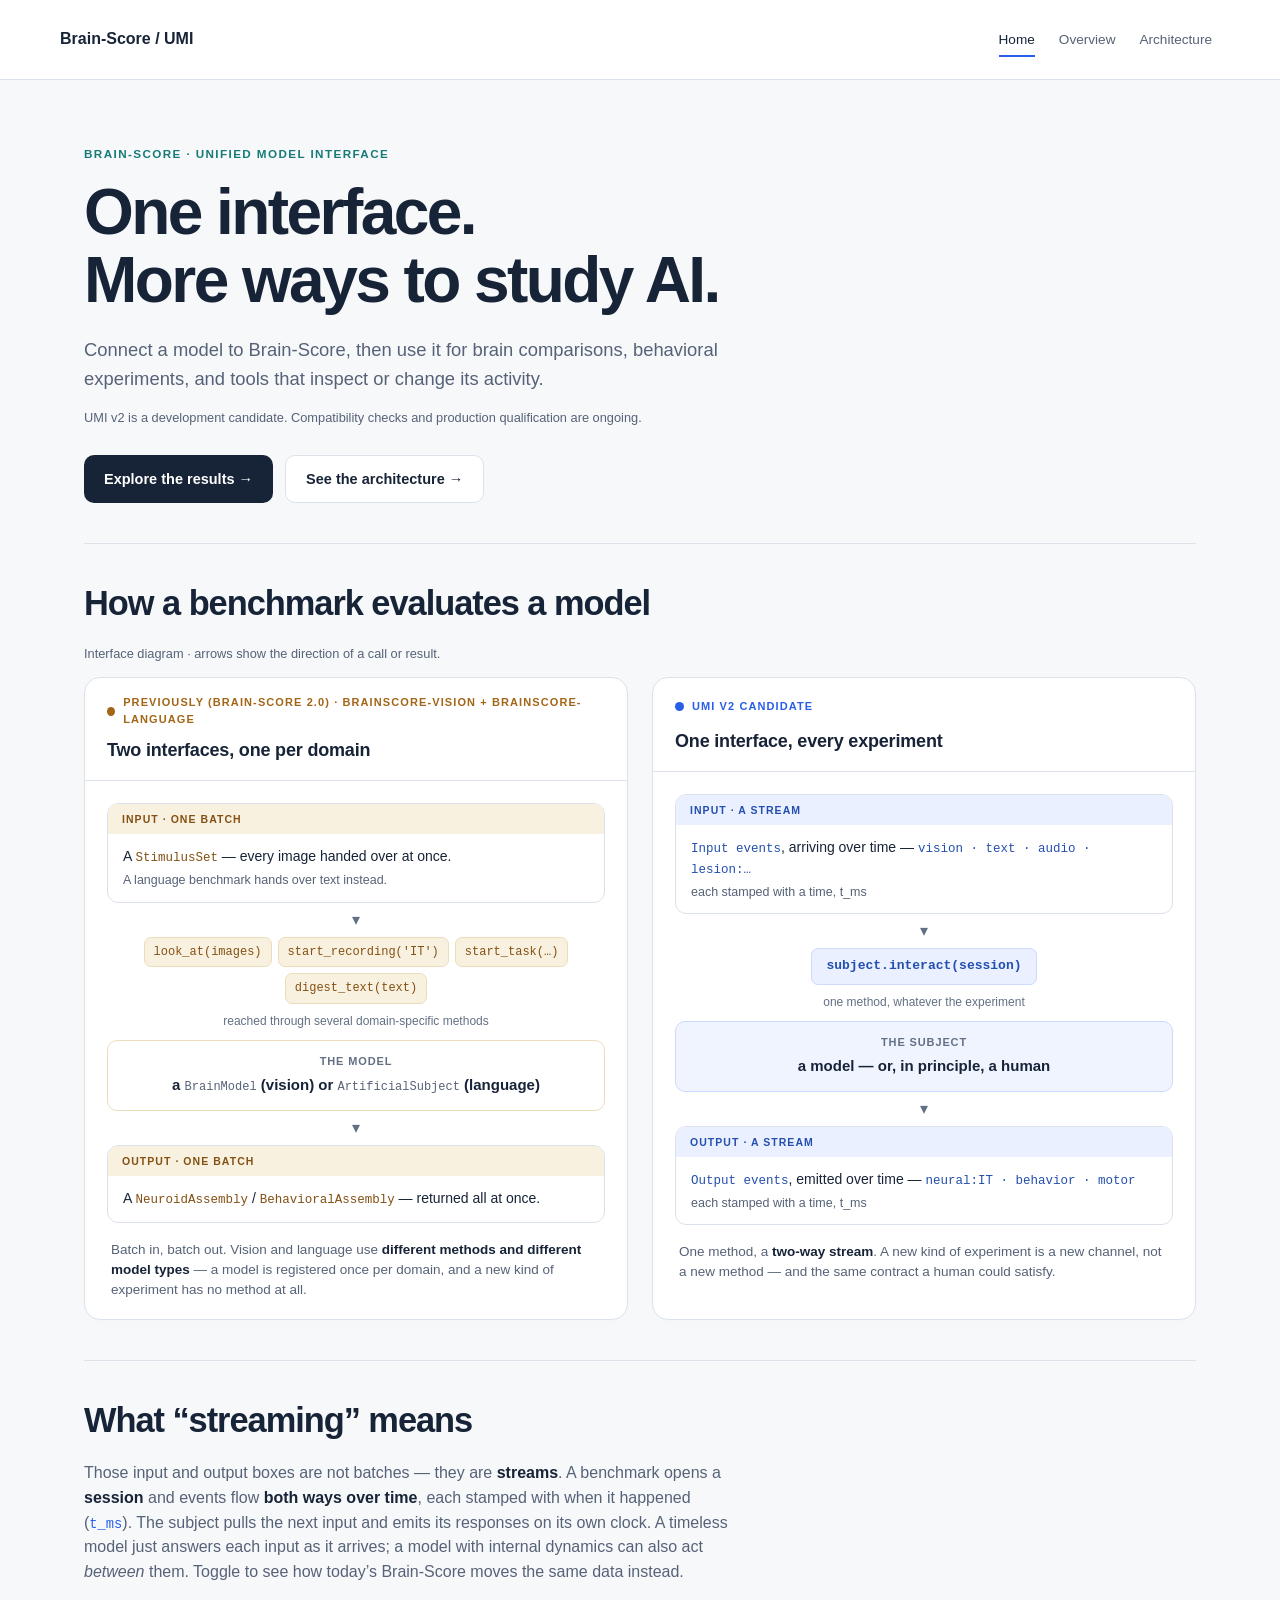
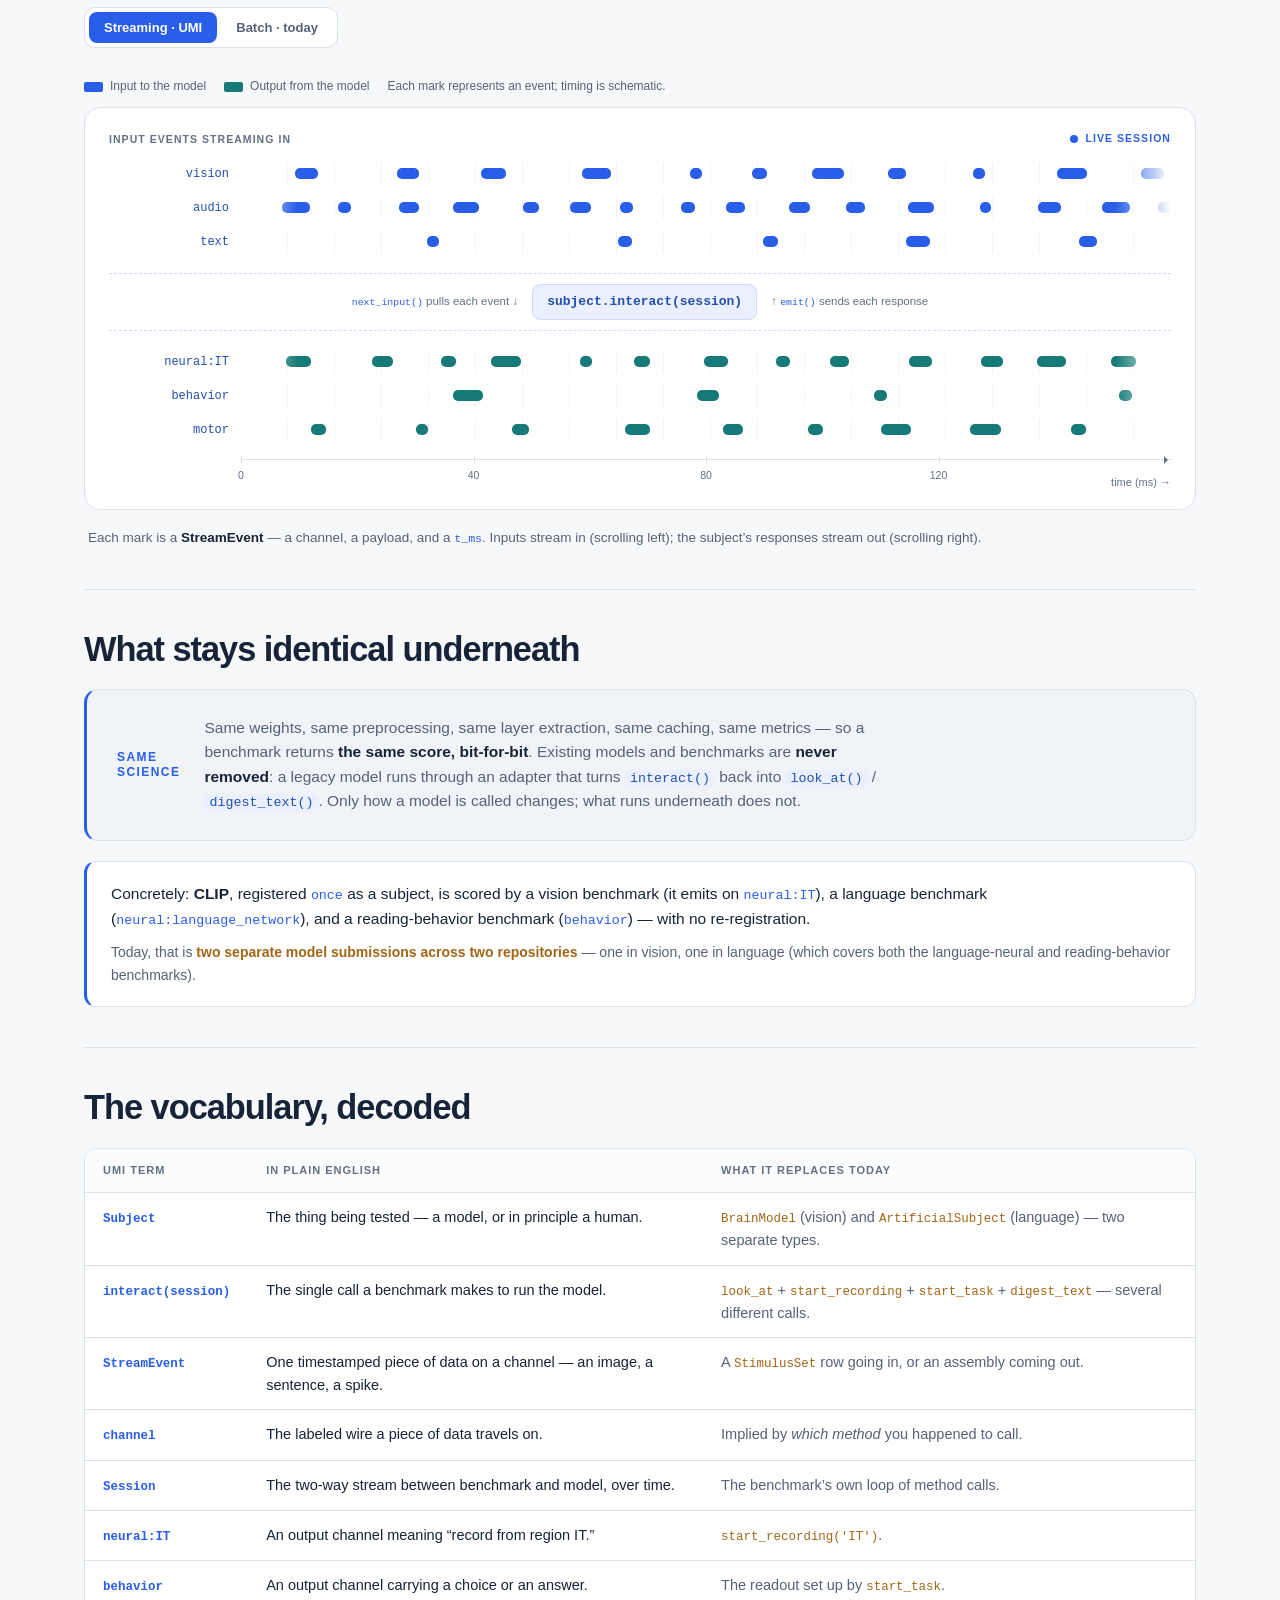
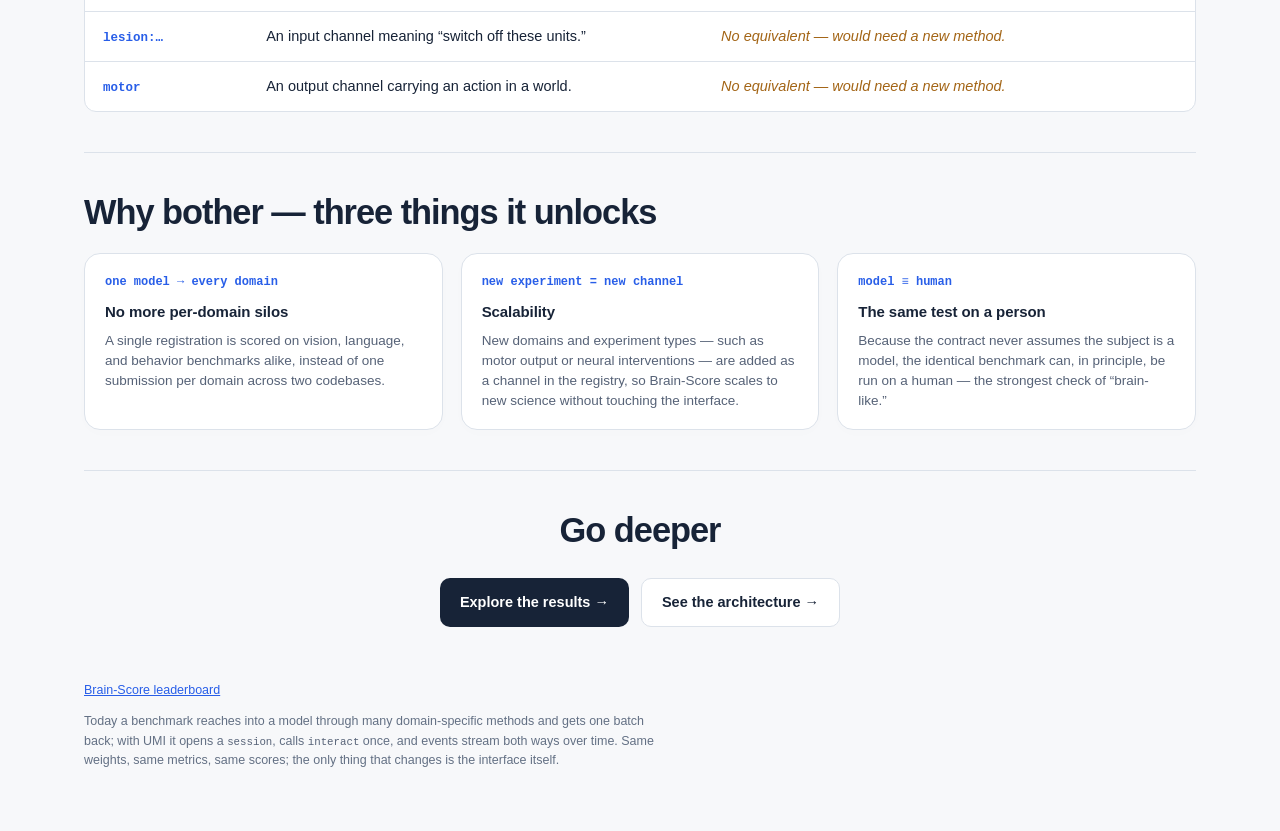
<file: UMI/index.html>
<!DOCTYPE html>
<html lang="en">
<head>
<meta charset="utf-8" />
<meta name="viewport" content="width=device-width, initial-scale=1" />
<title>Brain-Score &middot; Unified Model Interface</title>
<style>
  :root{
    --ground:#f6f8fc; --panel:#ffffff; --panel2:#f1f4f9; --ink:#1b2333; --muted:#5b6678; --faint:#8a94a3;
    --line:#dde3ee;
    --legacy:#c6810f; --legacy-ink:#8a5a0c; --legacy-tint:#f9f1df; --legacy-line:#ecdcba;
    --umi:#2f6bff; --umi-ink:#2f5bd0; --umi-tint:#eaf0ff; --umi-line:#cdd9ff;
    --slate:#1b2333;
    --sans:-apple-system,BlinkMacSystemFont,"Segoe UI",Inter,Roboto,sans-serif;
    --mono:"SF Mono",ui-monospace,Menlo,monospace;
  }
  *{box-sizing:border-box}
  body{margin:0;padding-top:54px;color:var(--ink);font-family:var(--sans);
    font-size:16px;line-height:1.55;-webkit-font-smoothing:antialiased;
    background:
      radial-gradient(1100px 500px at 70% -10%, rgba(124,77,255,.10), transparent 60%),
      radial-gradient(900px 480px at 10% 0%, rgba(47,107,255,.10), transparent 55%), var(--ground);}
  code,.mono{font-family:var(--mono);font-size:.86em;}

  /* ---- site nav ---- */
  .site-nav{position:fixed;top:0;left:0;right:0;z-index:60;display:flex;justify-content:space-between;align-items:center;
    gap:8px 16px;height:54px;padding:0 24px;background:rgba(246,248,252,.93);
    -webkit-backdrop-filter:blur(12px);backdrop-filter:blur(12px);border-bottom:1px solid var(--line);}
  .site-brand{font-size:1.05rem;font-weight:700;color:var(--ink);text-decoration:none;}
  .site-brand .d{color:var(--umi);margin:0 4px;} .site-brand .m{color:var(--muted);font-weight:600;}
  .site-links{display:flex;align-items:center;gap:8px;flex-wrap:wrap;}
  .site-links a{font-size:.82rem;font-weight:600;color:var(--muted);text-decoration:none;padding:5px 13px;
    border-radius:999px;border:1px solid var(--line);background:var(--panel);transition:all .15s;}
  .site-links a:hover{color:var(--umi);border-color:var(--umi);}
  .site-links a.ext{color:var(--umi);border-color:var(--umi-line);}
  .site-links a:focus-visible,.site-brand:focus-visible{outline:2px solid var(--umi);outline-offset:2px;}

  .wrap{max-width:1180px;margin:0 auto;padding:48px 32px 84px;}

  .eyebrow{font-size:12px;letter-spacing:.14em;text-transform:uppercase;color:var(--faint);
    font-weight:600;margin:0 0 14px;}
  h1{font-size:clamp(30px,4.6vw,46px);line-height:1.06;letter-spacing:-.024em;font-weight:750;
    margin:0 0 18px;text-wrap:balance;max-width:24ch;}
  .lede{font-size:clamp(16px,1.8vw,19px);color:var(--muted);max-width:66ch;margin:0;line-height:1.5;}
  .lede strong{color:var(--ink);font-weight:600;}

  .cta-row{display:flex;flex-wrap:wrap;gap:12px;margin-top:28px;}
  .btn{font-size:14.5px;font-weight:600;text-decoration:none;padding:12px 20px;border-radius:10px;
    display:inline-flex;align-items:center;gap:7px;transition:transform .12s ease,box-shadow .12s ease,border-color .12s ease;}
  .btn-primary{background:var(--umi);color:#fff;box-shadow:0 1px 2px rgba(47,107,255,.3);}
  .btn-primary:hover{transform:translateY(-1px);box-shadow:0 7px 20px rgba(47,107,255,.24);}
  .btn-ghost{background:#fff;color:var(--ink);border:1px solid var(--line);}
  .btn-ghost:hover{border-color:var(--umi-line);color:var(--umi);transform:translateY(-1px);}
  .btn:focus-visible{outline:2px solid var(--ink);outline-offset:2px;}

  .rule{height:1px;background:var(--line);border:0;margin:52px 0;}
  h2{font-size:1.7rem;letter-spacing:-.01em;color:var(--ink);
    font-weight:700;margin:0 0 20px;text-wrap:balance;}

  /* ---- the two panels ---- */
  .panes{display:grid;grid-template-columns:1fr 1fr;gap:24px;align-items:stretch;}
  .pane{background:var(--panel);border:1px solid var(--line);border-radius:14px;overflow:hidden;
    display:flex;flex-direction:column;}
  .pane-head{padding:16px 22px 15px;border-bottom:1px solid var(--line);}
  .pane-tag{font-size:11px;letter-spacing:.1em;text-transform:uppercase;font-weight:700;
    display:inline-flex;align-items:center;gap:8px;}
  .dot{width:9px;height:9px;border-radius:50%;display:inline-block;}
  .pane--legacy .dot{background:var(--legacy);} .pane--umi .dot{background:var(--umi);}
  .pane--legacy{opacity:.62;} .pane--legacy .pane-tag{color:var(--legacy);} .pane--umi .pane-tag{color:var(--umi);}
  .pane-title{font-size:18px;font-weight:680;letter-spacing:-.01em;margin:9px 0 0;}
  .pane-body{padding:22px 22px 20px;flex:1;display:flex;flex-direction:column;gap:9px;}

  .io-box{border:1px solid var(--line);border-radius:11px;overflow:hidden;}
  .io-head{font-size:10.5px;letter-spacing:.1em;text-transform:uppercase;font-weight:750;padding:7px 14px;}
  .io-content{padding:12px 15px;font-size:14px;color:var(--ink);line-height:1.45;}
  .io-content .sub{color:var(--muted);font-size:12.5px;display:block;margin-top:4px;}
  .io-content .chan{font-family:var(--mono);font-size:12.5px;}
  .pane--legacy .io-head{background:var(--legacy-tint);color:var(--legacy-ink);}
  .pane--legacy .io-content .chan{color:var(--legacy-ink);}
  .pane--umi .io-head{background:var(--umi-tint);color:var(--umi-ink);}
  .pane--umi .io-content .chan{color:var(--umi-ink);}

  .chev{align-self:center;color:var(--faint);font-size:16px;line-height:1;}
  .calls{display:flex;flex-wrap:wrap;gap:6px;justify-content:center;}
  .chip{font-family:var(--mono);font-size:12px;padding:5px 9px;border-radius:7px;
    border:1px solid var(--legacy-line);background:var(--legacy-tint);color:var(--legacy-ink);white-space:nowrap;}
  .pane--umi .chip{border-color:var(--umi-line);background:var(--umi-tint);color:var(--umi-ink);}
  .chip--solo{font-size:13px;padding:7px 14px;font-weight:600;}
  .mid-note{text-align:center;font-size:12px;color:var(--faint);margin:-1px 0 1px;}

  .node{border:1px solid var(--line);border-radius:10px;padding:12px 14px;background:#fff;text-align:center;}
  .node .role{font-size:11px;letter-spacing:.08em;text-transform:uppercase;color:var(--faint);
    font-weight:650;display:block;margin-bottom:3px;}
  .node .name{font-weight:600;font-size:15px;}
  .node .name small{font-family:var(--mono);font-weight:500;color:var(--muted);font-size:12px;}
  .pane--legacy .node{border-color:var(--legacy-line);}
  .pane--umi .node{border-color:var(--umi-line);background:linear-gradient(0deg,var(--umi-tint),#fff);}

  .pane-note{font-size:13.5px;color:var(--muted);line-height:1.48;margin:8px 4px 0;}
  .pane-note b{color:var(--ink);font-weight:600;}

  /* ---- streaming visual ---- */
  .stream-intro{font-size:16px;color:var(--muted);max-width:74ch;margin:0 0 22px;line-height:1.55;}
  .stream-intro b{color:var(--ink);font-weight:600;}
  .stream-intro code{color:var(--umi);}

  .modeswitch{display:inline-flex;gap:4px;padding:4px;border:1px solid var(--line);border-radius:11px;
    background:#fff;margin-bottom:18px;}
  .modeswitch button{font-family:inherit;font-size:13px;font-weight:600;padding:8px 15px;border:0;
    border-radius:8px;background:transparent;color:var(--muted);cursor:pointer;transition:background .15s,color .15s;}
  .modeswitch button:hover{color:var(--ink);}
  .modeswitch button[data-mode="stream"].active{background:var(--umi);color:#fff;}
  .modeswitch button[data-mode="batch"].active{background:var(--legacy);color:#fff;}
  .modeswitch button:focus-visible{outline:2px solid var(--ink);outline-offset:2px;}

  .scope{background:var(--panel);border:1px solid var(--line);border-radius:16px;padding:22px 24px 18px;}
  .scope-side{font-size:10.5px;letter-spacing:.1em;text-transform:uppercase;font-weight:700;
    color:var(--faint);margin:0 0 10px;display:flex;justify-content:space-between;align-items:baseline;}
  .scope-side .live{color:var(--umi);display:inline-flex;align-items:center;gap:7px;}
  .scope-side .oneshot{color:var(--legacy);}
  .blip{width:8px;height:8px;border-radius:50%;background:var(--umi);
    box-shadow:0 0 0 0 rgba(47,107,255,.5);animation:pulse 1.8s ease-out infinite;}
  @keyframes pulse{0%{box-shadow:0 0 0 0 rgba(47,107,255,.45)}70%{box-shadow:0 0 0 7px rgba(47,107,255,0)}100%{box-shadow:0 0 0 0 rgba(47,107,255,0)}}

  .lane{display:grid;grid-template-columns:120px 1fr;align-items:center;gap:12px;height:34px;}
  .lane-lab{font-family:var(--mono);font-size:12px;text-align:right;white-space:nowrap;color:var(--umi-ink);}
  .track{position:relative;height:22px;overflow:hidden;border-radius:6px;
    -webkit-mask:linear-gradient(90deg,transparent,#000 6%,#000 94%,transparent);
            mask:linear-gradient(90deg,transparent,#000 6%,#000 94%,transparent);}
  .track::before{content:"";position:absolute;inset:0;
    background:repeating-linear-gradient(90deg,transparent 0 46px,rgba(20,24,33,.05) 46px 47px);}
  .flow-dots{display:flex;width:max-content;height:100%;align-items:center;
    animation:drift var(--spd,18s) linear infinite;}
  .dots{display:flex;align-items:center;}
  .ev{flex:0 0 auto;height:11px;border-radius:5px;}
  .lanes.in .ev{background:#7fa2f0;} .lanes.out .ev{background:#2f6bff;}
  .lanes.out .flow-dots{animation-direction:reverse;}
  @keyframes drift{from{transform:translateX(0)}to{transform:translateX(-50%)}}

  .batch-bar{position:absolute;inset:0;border-radius:6px;}
  .lanes.in .batch-bar{background:rgba(127,162,240,.5);}
  .lanes.out .batch-bar{background:rgba(47,107,255,.42);}

  .spine{display:flex;align-items:center;justify-content:center;gap:14px;
    margin:14px 0;padding:10px 0;border-top:1px dashed var(--umi-line);border-bottom:1px dashed var(--umi-line);}
  .spine .pill{font-family:var(--mono);font-size:13px;font-weight:600;color:var(--umi-ink);
    background:var(--umi-tint);border:1px solid var(--umi-line);border-radius:8px;padding:7px 14px;white-space:nowrap;}
  .spine .arm{font-size:11.5px;color:var(--faint);white-space:nowrap;}
  .spine .arm code{color:var(--umi);}
  .spine.batch-spine{border-color:var(--legacy-line);}
  .spine .legacy-pill{color:var(--legacy-ink);background:var(--legacy-tint);border-color:var(--legacy-line);}

  .axis{display:grid;grid-template-columns:120px 1fr;gap:12px;align-items:center;margin-top:12px;}
  .axis .aline{position:relative;height:1px;background:var(--line);}
  .axis .aline::after{content:"";position:absolute;right:-1px;top:-3px;border:4px solid transparent;
    border-left-color:var(--faint);}
  .axis .atk{position:absolute;top:-3px;width:1px;height:7px;background:var(--line);}
  .axis .albl{position:absolute;top:8px;font-size:10.5px;color:var(--faint);font-variant-numeric:tabular-nums;
    transform:translateX(-50%);}
  .axis .acap{grid-column:2;font-size:11px;color:var(--faint);text-align:right;margin-top:2px;}
  .axis-batch{display:grid;grid-template-columns:120px 1fr;gap:12px;margin-top:14px;}
  .axis-batch .noaxis{grid-column:2;font-size:11.5px;color:var(--legacy);text-align:center;
    letter-spacing:.04em;padding:5px 0;border-top:1px dashed var(--legacy-line);}

  .stream-cap{font-size:13.5px;color:var(--muted);margin:18px 4px 0;}
  .stream-cap b{color:var(--ink);font-weight:600;}
  .stream-cap code{color:var(--umi);}

  /* mode visibility (wrapper carries is-stream / is-batch) */
  .smode.is-stream .only-batch{display:none;}
  .smode.is-batch .only-stream{display:none;}
  .smode.is-batch .flow-dots{display:none;}
  .smode.is-stream .batch-bar{display:none;}
  .smode.is-batch .track::before{display:none;}
  .smode.is-batch .track{-webkit-mask:none;mask:none;}

  /* ---- unchanged band ---- */
  .band{background:var(--panel2);border:1px solid var(--line);border-left:3px solid var(--umi);
    border-radius:14px;padding:26px 30px;display:grid;grid-template-columns:auto 1fr;gap:24px;align-items:center;}
  .band .k{font-size:12px;letter-spacing:.12em;text-transform:uppercase;font-weight:700;
    color:var(--umi);white-space:nowrap;line-height:1.3;}
  .band p{margin:0;font-size:15.5px;line-height:1.55;color:var(--muted);max-width:78ch;}
  .band p b{color:var(--ink);font-weight:650;}
  .band code{color:var(--umi-ink);background:var(--umi-tint);padding:1px 5px;border-radius:5px;}

  .concrete{background:var(--panel);border:1px solid var(--line);border-left:3px solid var(--umi);
    border-radius:12px;padding:20px 24px;margin-top:20px;}
  .concrete p{margin:0;font-size:15.5px;line-height:1.6;color:var(--ink);}
  .concrete p .m{font-family:var(--mono);font-size:.86em;color:var(--umi);}
  .concrete .after{color:var(--muted);font-size:14px;margin-top:10px;}
  .concrete .after b{color:var(--legacy);font-weight:600;}

  .tablewrap{overflow-x:auto;border:1px solid var(--line);border-radius:12px;background:#fff;}
  table{border-collapse:collapse;width:100%;min-width:680px;font-size:14.5px;}
  th,td{text-align:left;padding:13px 18px;vertical-align:top;border-bottom:1px solid var(--line);}
  thead th{font-size:11px;letter-spacing:.09em;text-transform:uppercase;color:var(--faint);
    font-weight:700;background:#FBFCFD;}
  tbody tr:last-child td{border-bottom:0;}
  td.term{white-space:nowrap;} td.term code{color:var(--umi);font-weight:600;}
  td.plain{color:var(--ink);} td.old{color:var(--muted);}
  td.old code{color:var(--legacy);} td.old .none{color:var(--legacy);font-style:italic;font-family:var(--sans);}

  .unlocks{display:grid;grid-template-columns:repeat(3,1fr);gap:18px;}
  .u{background:#fff;border:1px solid var(--line);border-radius:12px;padding:19px 20px 17px;}
  .u h3{margin:0 0 7px;font-size:15px;font-weight:650;letter-spacing:-.005em;}
  .u p{margin:0;font-size:13.5px;color:var(--muted);line-height:1.5;}
  .u .u-mark{font-family:var(--mono);font-size:12px;color:var(--umi);font-weight:600;
    display:block;margin-bottom:9px;}

  footer{margin-top:54px;font-size:12.5px;color:var(--faint);line-height:1.55;max-width:82ch;}
  footer code{color:var(--muted);}

  .fade{opacity:0;transform:translateY(8px);animation:rise .6s ease forwards;}
  .fade.d1{animation-delay:.06s}.fade.d2{animation-delay:.12s}
  @keyframes rise{to{opacity:1;transform:none}}
  @media (prefers-reduced-motion:reduce){
    .fade{animation:none;opacity:1;transform:none}
    .flow-dots{animation:none}
    .blip{animation:none}
    .btn:hover,.btn-ghost:hover,.btn-primary:hover{transform:none}
  }

  @media (max-width:860px){
    .site-nav{padding:11px 18px;}
    .panes{grid-template-columns:1fr;}
    .band{grid-template-columns:1fr;gap:12px;}
    .unlocks{grid-template-columns:1fr;}
    .wrap{padding:34px 20px 64px;}
    .lane,.axis,.axis-batch{grid-template-columns:86px 1fr;}
    .lane-lab{font-size:11px;}
    .spine{flex-wrap:wrap;}
  }
</style>
<link rel="stylesheet" href="theme.css?v=20260916.1">
</head>
<body class="landing-page">

<nav class="site-nav" aria-label="Main navigation">
  <a class="brand" href="index.html">Brain-Score / UMI</a>
  <div class="nav-actions">
    <a href="index.html" aria-current="page">Home</a>
    <a href="overview.html">Overview</a>
    <a href="architecture.html">Architecture</a>

  </div>
</nav>

<div class="wrap">

  <header class="fade">
    <p class="eyebrow">Brain-Score &middot; Unified Model Interface</p>
    <h1>One interface.<br>More ways to study AI.</h1>
    <p class="lede">Connect a model to Brain-Score, then use it for brain comparisons, behavioral experiments, and tools that inspect or change its activity.</p>
    <p class="diagram-note">UMI v2 is a development candidate. Compatibility checks and production qualification are ongoing.</p>
    <div class="cta-row">
      <a class="btn btn-primary" href="overview.html">Explore the results &rarr;</a>
      <a class="btn btn-ghost" href="architecture.html">See the architecture &rarr;</a>
    </div>
  </header>

  <hr class="rule">

  <section class="fade d1">
    <h2>How a benchmark evaluates a model</h2>
    <p class="diagram-note">Interface diagram · arrows show the direction of a call or result.</p>
    <div class="panes">

      <!-- LEGACY -->
      <div class="pane pane--legacy">
        <div class="pane-head">
          <span class="pane-tag"><span class="dot"></span>Previously (Brain-Score 2.0) &middot; brainscore-vision + brainscore-language</span>
          <div class="pane-title">Two interfaces, one per domain</div>
        </div>
        <div class="pane-body">
          <div class="io-box">
            <div class="io-head">Input &middot; one batch</div>
            <div class="io-content">A <span class="chan">StimulusSet</span> &mdash; every image handed over at once.
              <span class="sub">A language benchmark hands over text instead.</span></div>
          </div>
          <span class="chev">&#9662;</span>
          <div class="calls">
            <span class="chip">look_at(images)</span>
            <span class="chip">start_recording('IT')</span>
            <span class="chip">start_task(&hellip;)</span>
            <span class="chip">digest_text(text)</span>
          </div>
          <div class="mid-note">reached through several domain-specific methods</div>
          <div class="node">
            <span class="role">The model</span>
            <span class="name">a <small>BrainModel</small> (vision) or <small>ArtificialSubject</small> (language)</span>
          </div>
          <span class="chev">&#9662;</span>
          <div class="io-box">
            <div class="io-head">Output &middot; one batch</div>
            <div class="io-content">A <span class="chan">NeuroidAssembly</span> / <span class="chan">BehavioralAssembly</span> &mdash; returned all at once.</div>
          </div>
          <p class="pane-note">Batch in, batch out. Vision and language use <b>different methods and different model types</b> &mdash;
            a model is registered once per domain, and a new kind of experiment has no method at all.</p>
        </div>
      </div>

      <!-- UMI -->
      <div class="pane pane--umi">
        <div class="pane-head">
          <span class="pane-tag"><span class="dot"></span>UMI v2 candidate</span>
          <div class="pane-title">One interface, every experiment</div>
        </div>
        <div class="pane-body">
          <div class="io-box">
            <div class="io-head">Input &middot; a stream</div>
            <div class="io-content"><span class="chan">Input events</span>, arriving over time &mdash;
              <span class="chan">vision &middot; text &middot; audio &middot; lesion:&hellip;</span>
              <span class="sub">each stamped with a time, t_ms</span></div>
          </div>
          <span class="chev">&#9662;</span>
          <div class="calls"><span class="chip chip--solo">subject.interact(session)</span></div>
          <div class="mid-note">one method, whatever the experiment</div>
          <div class="node">
            <span class="role">The subject</span>
            <span class="name">a model &mdash; or, in principle, a human</span>
          </div>
          <span class="chev">&#9662;</span>
          <div class="io-box">
            <div class="io-head">Output &middot; a stream</div>
            <div class="io-content"><span class="chan">Output events</span>, emitted over time &mdash;
              <span class="chan">neural:IT &middot; behavior &middot; motor</span>
              <span class="sub">each stamped with a time, t_ms</span></div>
          </div>
          <p class="pane-note">One method, a <b>two-way stream</b>. A new kind of experiment is a new channel,
            not a new method &mdash; and the same contract a human could satisfy.</p>
        </div>
      </div>

    </div>
  </section>

  <hr class="rule">

  <!-- ---- STREAMING ---- -->
  <section class="fade">
    <h2>What &ldquo;streaming&rdquo; means</h2>
    <p class="stream-intro">Those input and output boxes are not batches &mdash; they are <b>streams</b>.
      A benchmark opens a <b>session</b> and events flow <b>both ways over time</b>, each stamped with when it
      happened (<code>t_ms</code>). The subject pulls the next input and emits its responses on its own clock.
      A timeless model just answers each input as it arrives; a model with internal dynamics can also act
      <em>between</em> them. Toggle to see how today&rsquo;s Brain-Score moves the same data instead.</p>

    <div class="modeswitch" role="group" aria-label="Delivery mode">
      <button type="button" data-mode="stream" class="active">Streaming &middot; UMI</button>
      <button type="button" data-mode="batch">Batch &middot; today</button>
    </div>

    <div class="smode is-stream" id="smode">
      <div class="figure-key" aria-label="Event diagram legend">
      <span><i class="key-swatch" style="--key-color:#285ee8"></i>Input to the model</span>
      <span><i class="key-swatch" style="--key-color:#167b78"></i>Output from the model</span>
      <span>Each mark represents an event; timing is schematic.</span>
    </div>
    <div class="scope">
        <div class="scope-side">
          <span class="only-stream">Input events streaming in</span>
          <span class="only-batch">The whole StimulusSet, handed over at once</span>
          <span class="live only-stream"><span class="blip"></span>live session</span>
          <span class="oneshot only-batch">one shot</span>
        </div>
        <div class="lanes in">
          <div class="lane"><span class="lane-lab">vision</span><div class="track" data-n="10" data-seed="7" data-gap="61"></div></div>
          <div class="lane"><span class="lane-lab">audio</span><div class="track" data-n="14" data-seed="23" data-gap="38"></div></div>
          <div class="lane"><span class="lane-lab">text</span><div class="track" data-n="5" data-seed="41" data-gap="143"></div></div>
        </div>

        <div class="spine only-stream">
          <span class="arm"><code>next_input()</code> pulls each event &#8595;</span>
          <span class="pill">subject.interact(session)</span>
          <span class="arm">&#8593; <code>emit()</code> sends each response</span>
        </div>
        <div class="spine batch-spine only-batch">
          <span class="pill legacy-pill">look_at() &middot; digest_text()</span>
          <span class="arm">one batch in &middot; one batch out &middot; no per-event timing</span>
        </div>

        <div class="lanes out">
          <div class="lane"><span class="lane-lab">neural:IT</span><div class="track" data-n="12" data-seed="13" data-gap="47"></div></div>
          <div class="lane"><span class="lane-lab">behavior</span><div class="track" data-n="4" data-seed="29" data-gap="184"></div></div>
          <div class="lane"><span class="lane-lab">motor</span><div class="track" data-n="8" data-seed="53" data-gap="82"></div></div>
        </div>

        <div class="axis only-stream">
          <span></span>
          <div class="aline">
            <span class="atk" style="left:0"></span><span class="albl" style="left:0">0</span>
            <span class="atk" style="left:25%"></span><span class="albl" style="left:25%">40</span>
            <span class="atk" style="left:50%"></span><span class="albl" style="left:50%">80</span>
            <span class="atk" style="left:75%"></span><span class="albl" style="left:75%">120</span>
          </div>
          <div class="acap">time (ms) &rarr;</div>
        </div>
        <div class="axis-batch only-batch">
          <span></span>
          <div class="noaxis">no time axis &mdash; one call in, one call out</div>
        </div>
      </div>

      <p class="stream-cap only-stream">Each mark is a <b>StreamEvent</b> &mdash; a channel, a payload, and a <code>t_ms</code>.
        Inputs stream in (scrolling left); the subject&rsquo;s responses stream out (scrolling right).</p>
      <p class="stream-cap only-batch">Same data, delivered as one block in and one block out. The pieces are all there,
        but <b>when each one happened is not</b> &mdash; there is no time axis to place them on. UMI keeps that timing,
        so a model with its own dynamics can act between inputs, and a continuous movie or a closed loop fits the same contract.</p>
    </div>
  </section>

  <hr class="rule">

  <section class="fade">
    <h2>What stays identical underneath</h2>
    <div class="band">
      <div class="k">Same<br>science</div>
      <p>Same weights, same preprocessing, same layer extraction, same caching, same metrics &mdash;
        so a benchmark returns <b>the same score, bit-for-bit</b>. Existing models and benchmarks are
        <b>never removed</b>: a legacy model runs through an adapter that turns <code>interact()</code>
        back into <code>look_at()</code> / <code>digest_text()</code>. Only how a model is called
        changes; what runs underneath does not.</p>
    </div>

    <div class="concrete">
      <p>Concretely: <b>CLIP</b>, registered <span class="m">once</span> as a subject, is scored by a
        vision benchmark (it emits on <span class="m">neural:IT</span>), a language benchmark
        (<span class="m">neural:language_network</span>), and a reading-behavior benchmark
        (<span class="m">behavior</span>) &mdash; with no re-registration.</p>
      <p class="after">Today, that is <b>two separate model submissions across two repositories</b> &mdash;
        one in vision, one in language (which covers both the language-neural and reading-behavior benchmarks).</p>
    </div>
  </section>

  <hr class="rule">

  <section class="fade">
    <h2>The vocabulary, decoded</h2>
    <div class="tablewrap">
      <table>
        <thead>
          <tr><th>UMI term</th><th>In plain English</th><th>What it replaces today</th></tr>
        </thead>
        <tbody>
          <tr>
            <td class="term"><code>Subject</code></td>
            <td class="plain">The thing being tested &mdash; a model, or in principle a human.</td>
            <td class="old"><code>BrainModel</code> (vision) and <code>ArtificialSubject</code> (language) &mdash; two separate types.</td>
          </tr>
          <tr>
            <td class="term"><code>interact(session)</code></td>
            <td class="plain">The single call a benchmark makes to run the model.</td>
            <td class="old"><code>look_at</code> + <code>start_recording</code> + <code>start_task</code> + <code>digest_text</code> &mdash; several different calls.</td>
          </tr>
          <tr>
            <td class="term"><code>StreamEvent</code></td>
            <td class="plain">One timestamped piece of data on a channel &mdash; an image, a sentence, a spike.</td>
            <td class="old">A <code>StimulusSet</code> row going in, or an assembly coming out.</td>
          </tr>
          <tr>
            <td class="term"><code>channel</code></td>
            <td class="plain">The labeled wire a piece of data travels on.</td>
            <td class="old">Implied by <em>which method</em> you happened to call.</td>
          </tr>
          <tr>
            <td class="term"><code>Session</code></td>
            <td class="plain">The two-way stream between benchmark and model, over time.</td>
            <td class="old">The benchmark&rsquo;s own loop of method calls.</td>
          </tr>
          <tr>
            <td class="term"><code>neural:IT</code></td>
            <td class="plain">An output channel meaning &ldquo;record from region IT.&rdquo;</td>
            <td class="old"><code>start_recording('IT')</code>.</td>
          </tr>
          <tr>
            <td class="term"><code>behavior</code></td>
            <td class="plain">An output channel carrying a choice or an answer.</td>
            <td class="old">The readout set up by <code>start_task</code>.</td>
          </tr>
          <tr>
            <td class="term"><code>lesion:&hellip;</code></td>
            <td class="plain">An input channel meaning &ldquo;switch off these units.&rdquo;</td>
            <td class="old"><span class="none">No equivalent &mdash; would need a new method.</span></td>
          </tr>
          <tr>
            <td class="term"><code>motor</code></td>
            <td class="plain">An output channel carrying an action in a world.</td>
            <td class="old"><span class="none">No equivalent &mdash; would need a new method.</span></td>
          </tr>
        </tbody>
      </table>
    </div>
  </section>

  <hr class="rule">

  <section class="fade">
    <h2>Why bother &mdash; three things it unlocks</h2>
    <div class="unlocks">
      <div class="u">
        <span class="u-mark">one model &rarr; every domain</span>
        <h3>No more per-domain silos</h3>
        <p>A single registration is scored on vision, language, and behavior benchmarks alike, instead of one submission per domain across two codebases.</p>
      </div>
      <div class="u">
        <span class="u-mark">new experiment = new channel</span>
        <h3>Scalability</h3>
        <p>New domains and experiment types &mdash; such as motor output or neural interventions &mdash; are added as a channel in the registry, so Brain-Score scales to new science without touching the interface.</p>
      </div>
      <div class="u">
        <span class="u-mark">model &equiv; human</span>
        <h3>The same test on a person</h3>
        <p>Because the contract never assumes the subject is a model, the identical benchmark can, in principle, be run on a human &mdash; the strongest check of &ldquo;brain-like.&rdquo;</p>
      </div>
    </div>
  </section>

  <hr class="rule">

  <section class="fade" style="text-align:center">
    <h2 style="margin-bottom:16px">Go deeper</h2>
    <div class="cta-row" style="justify-content:center">
      <a class="btn btn-primary" href="overview.html">Explore the results &rarr;</a>
      <a class="btn btn-ghost" href="architecture.html">See the architecture &rarr;</a>
    </div>
  </section>

  <footer>
    <p><a href="https://www.brain-score.org" target="_blank" rel="noopener">Brain-Score leaderboard</a></p>
    Today a benchmark reaches into a model through many domain-specific methods and gets
    one batch back; with UMI it opens a <code>session</code>, calls <code>interact</code> once, and events stream
    both ways over time. Same weights, same metrics, same scores; the only thing that changes is the interface itself.
  </footer>

</div>

<script>
  (function(){
    // populate each streaming track with event marks (two identical halves = seamless marquee)
    // plus a solid batch bar shown in "Batch · today" mode.
    var VELOCITY = 42;   // px per second — SHARED by every lane, so all events scroll at one speed
    document.querySelectorAll('.track').forEach(function(tr){
      var n = parseInt(tr.dataset.n, 10) || 9;
      var gap = parseFloat(tr.dataset.gap) || 60;   // per-lane spacing = this channel's event frequency
      var seed = parseInt(tr.dataset.seed, 10) || 1;
      function rnd(){ seed = (seed * 1103515245 + 12345) & 0x7fffffff; return seed / 0x7fffffff; }
      var group = document.createElement('span');
      group.className = 'dots';
      var groupW = 0;                               // width of one repeat, summed as we build it
      for (var i = 0; i < n; i++){
        var w = 10 + Math.round(rnd() * 22);        // event-mark width (organic, 10-32px)
        var ml = Math.round(gap * (0.7 + rnd() * 0.6));  // spacing jittered +/-30% around the lane's gap
        var ev = document.createElement('i');
        ev.className = 'ev';
        ev.style.width = w + 'px';
        ev.style.marginLeft = ml + 'px';
        group.appendChild(ev);
        groupW += ml + w;
      }
      var flow = document.createElement('div');
      flow.className = 'flow-dots';
      flow.appendChild(group);
      flow.appendChild(group.cloneNode(true));
      tr.appendChild(flow);
      // One repeat drifts by exactly groupW (translateX(-50%) of the two repeats), so
      // duration = width / velocity makes EVERY lane move at the same px/s. A dense lane
      // (small gap) just packs more events into that same travel: higher frequency, same speed.
      tr.style.setProperty('--spd', (groupW / VELOCITY).toFixed(2) + 's');
      var bar = document.createElement('div');
      bar.className = 'batch-bar';
      tr.appendChild(bar);
    });

    // streaming <-> batch toggle
    var smode = document.getElementById('smode');
    var btns = document.querySelectorAll('.modeswitch button');
    btns.forEach(function(btn){
      btn.addEventListener('click', function(){
        var mode = btn.dataset.mode;
        smode.className = 'smode is-' + mode;
        btns.forEach(function(b){ b.classList.toggle('active', b.dataset.mode === mode); });
      });
    });
  })();
</script>

</body>
</html>
</file>
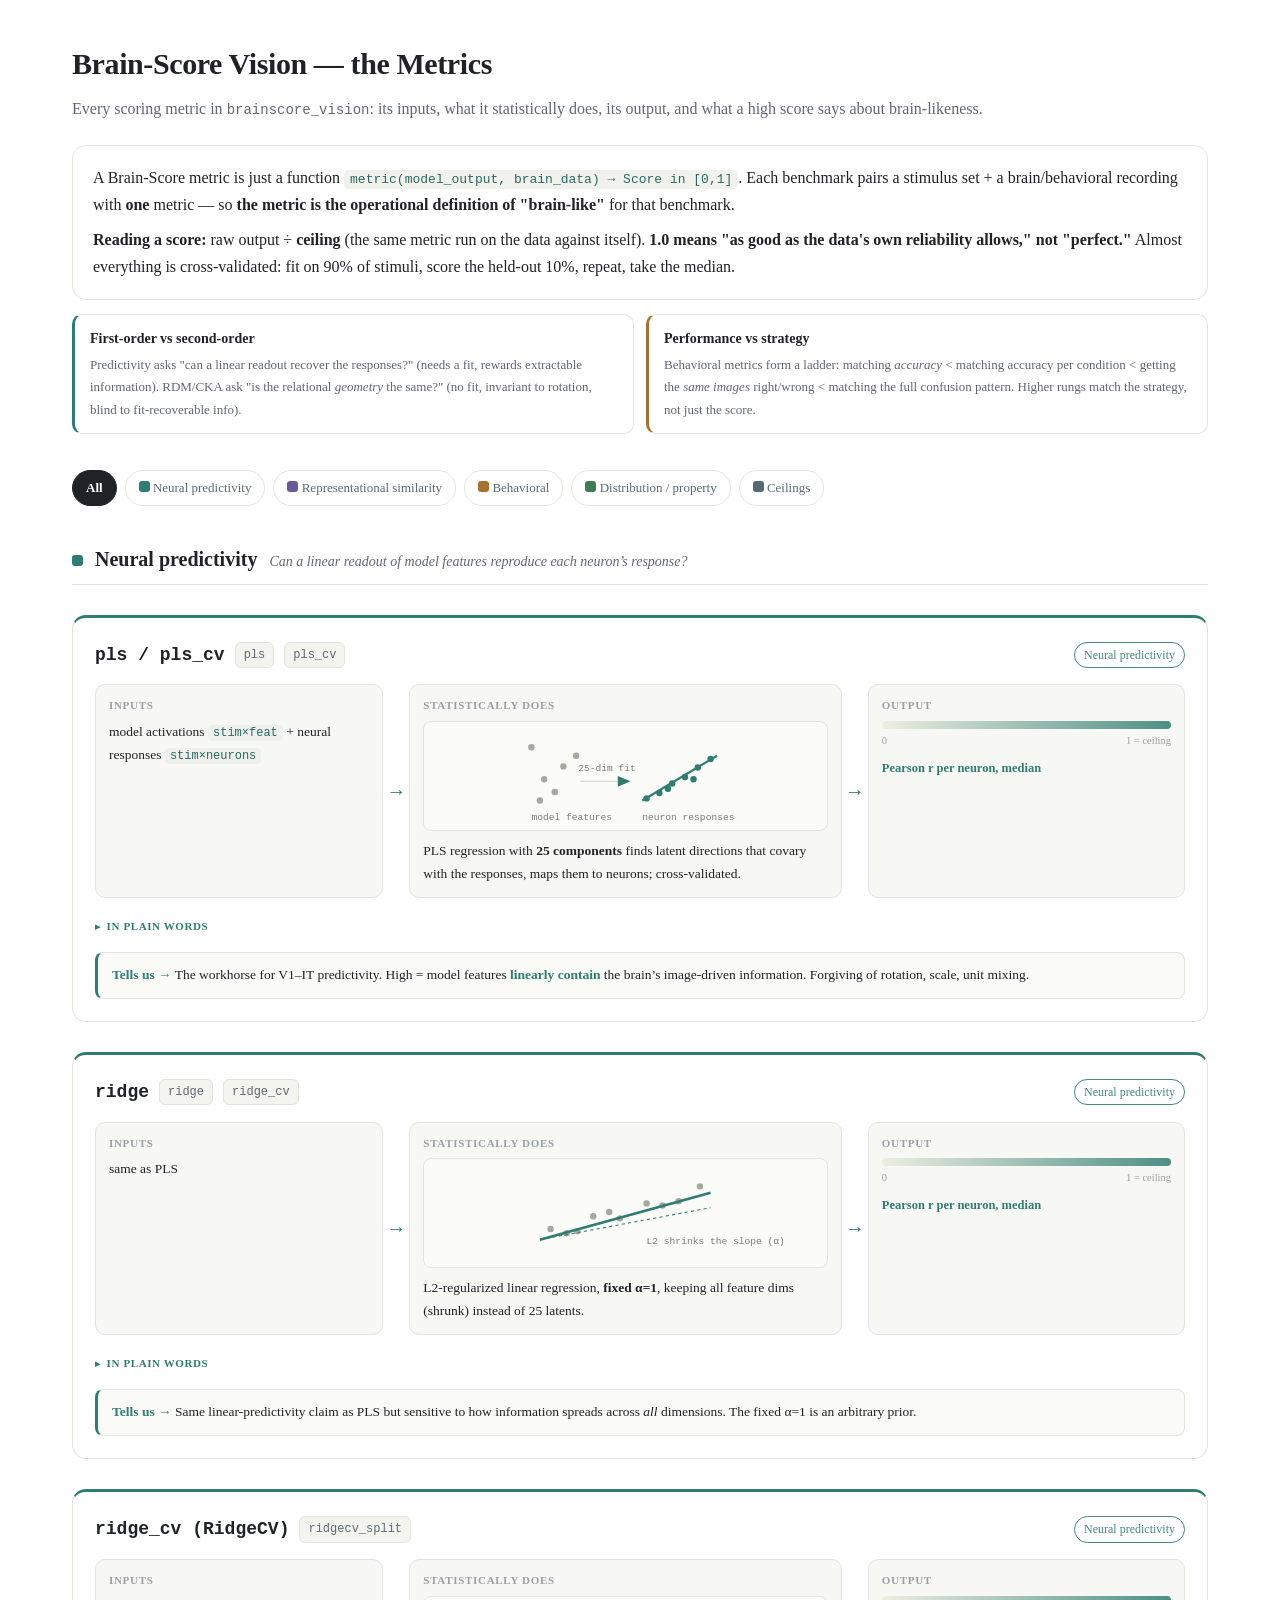
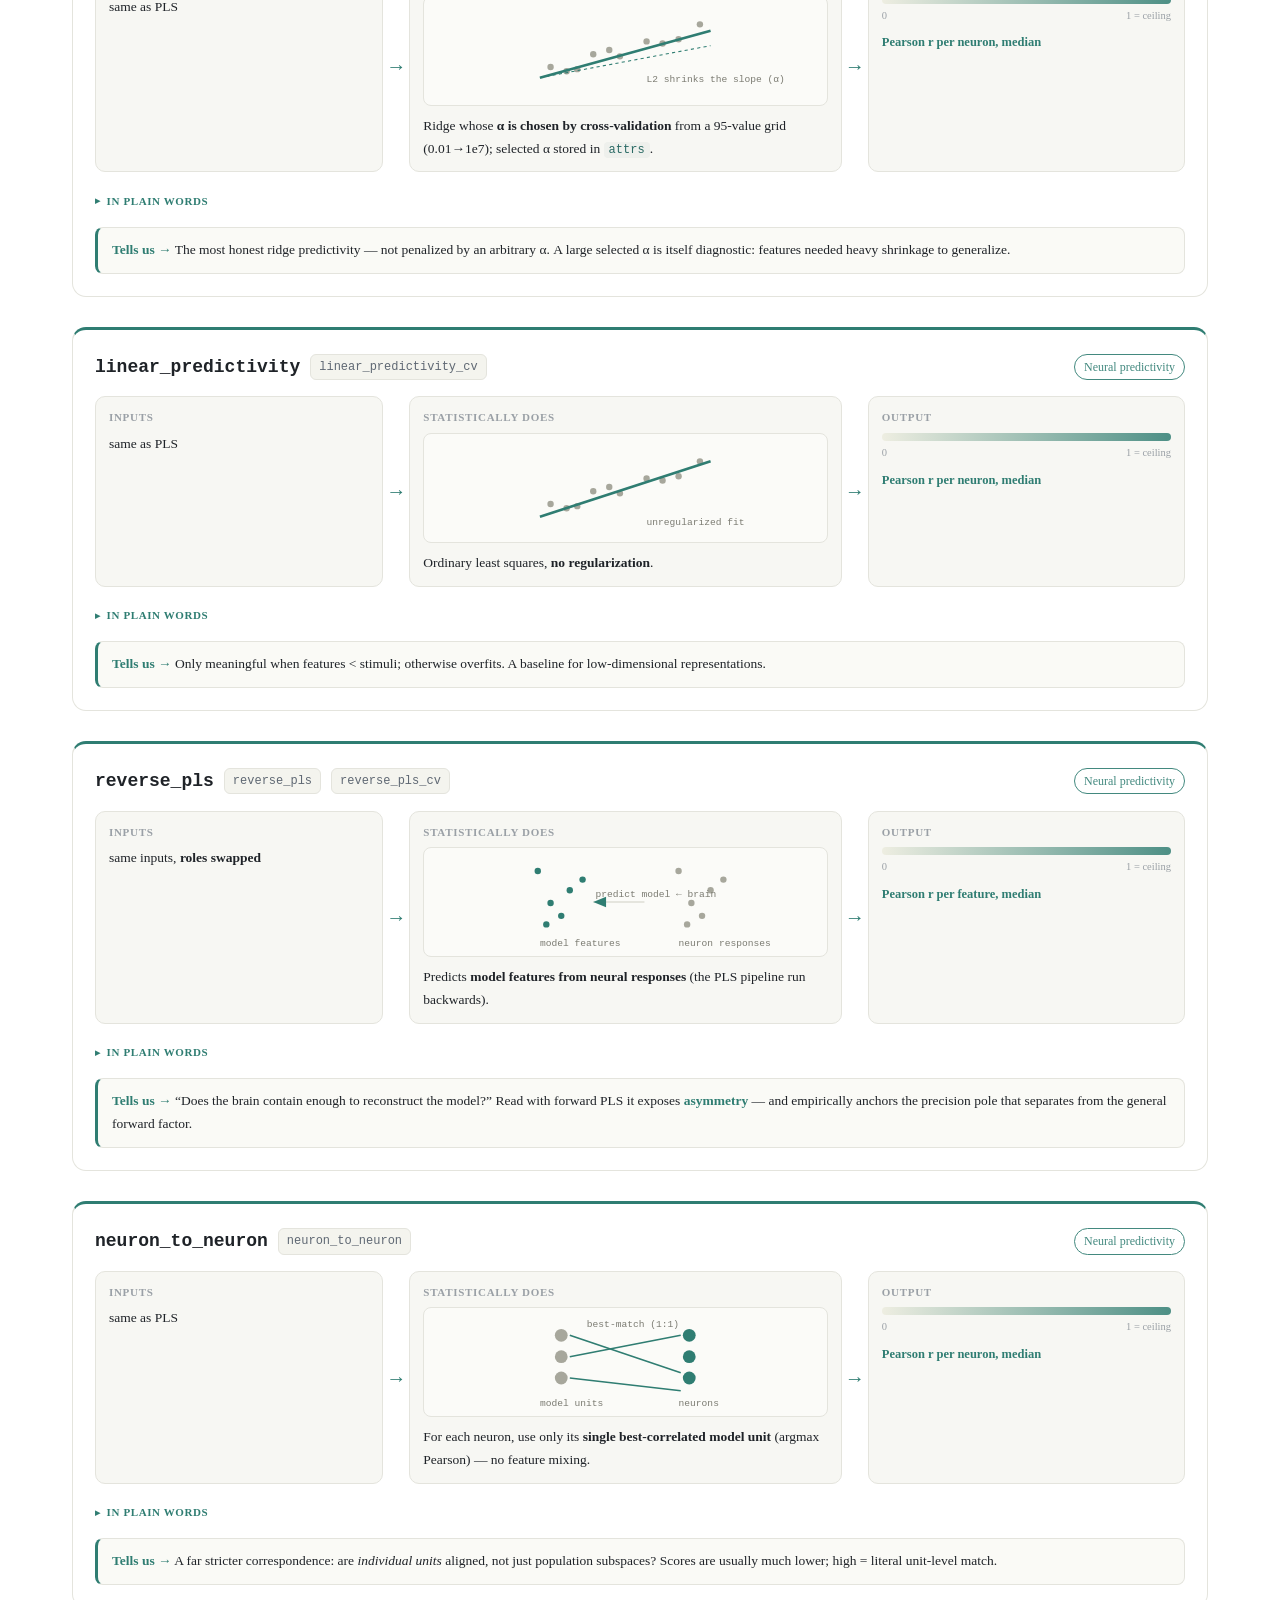
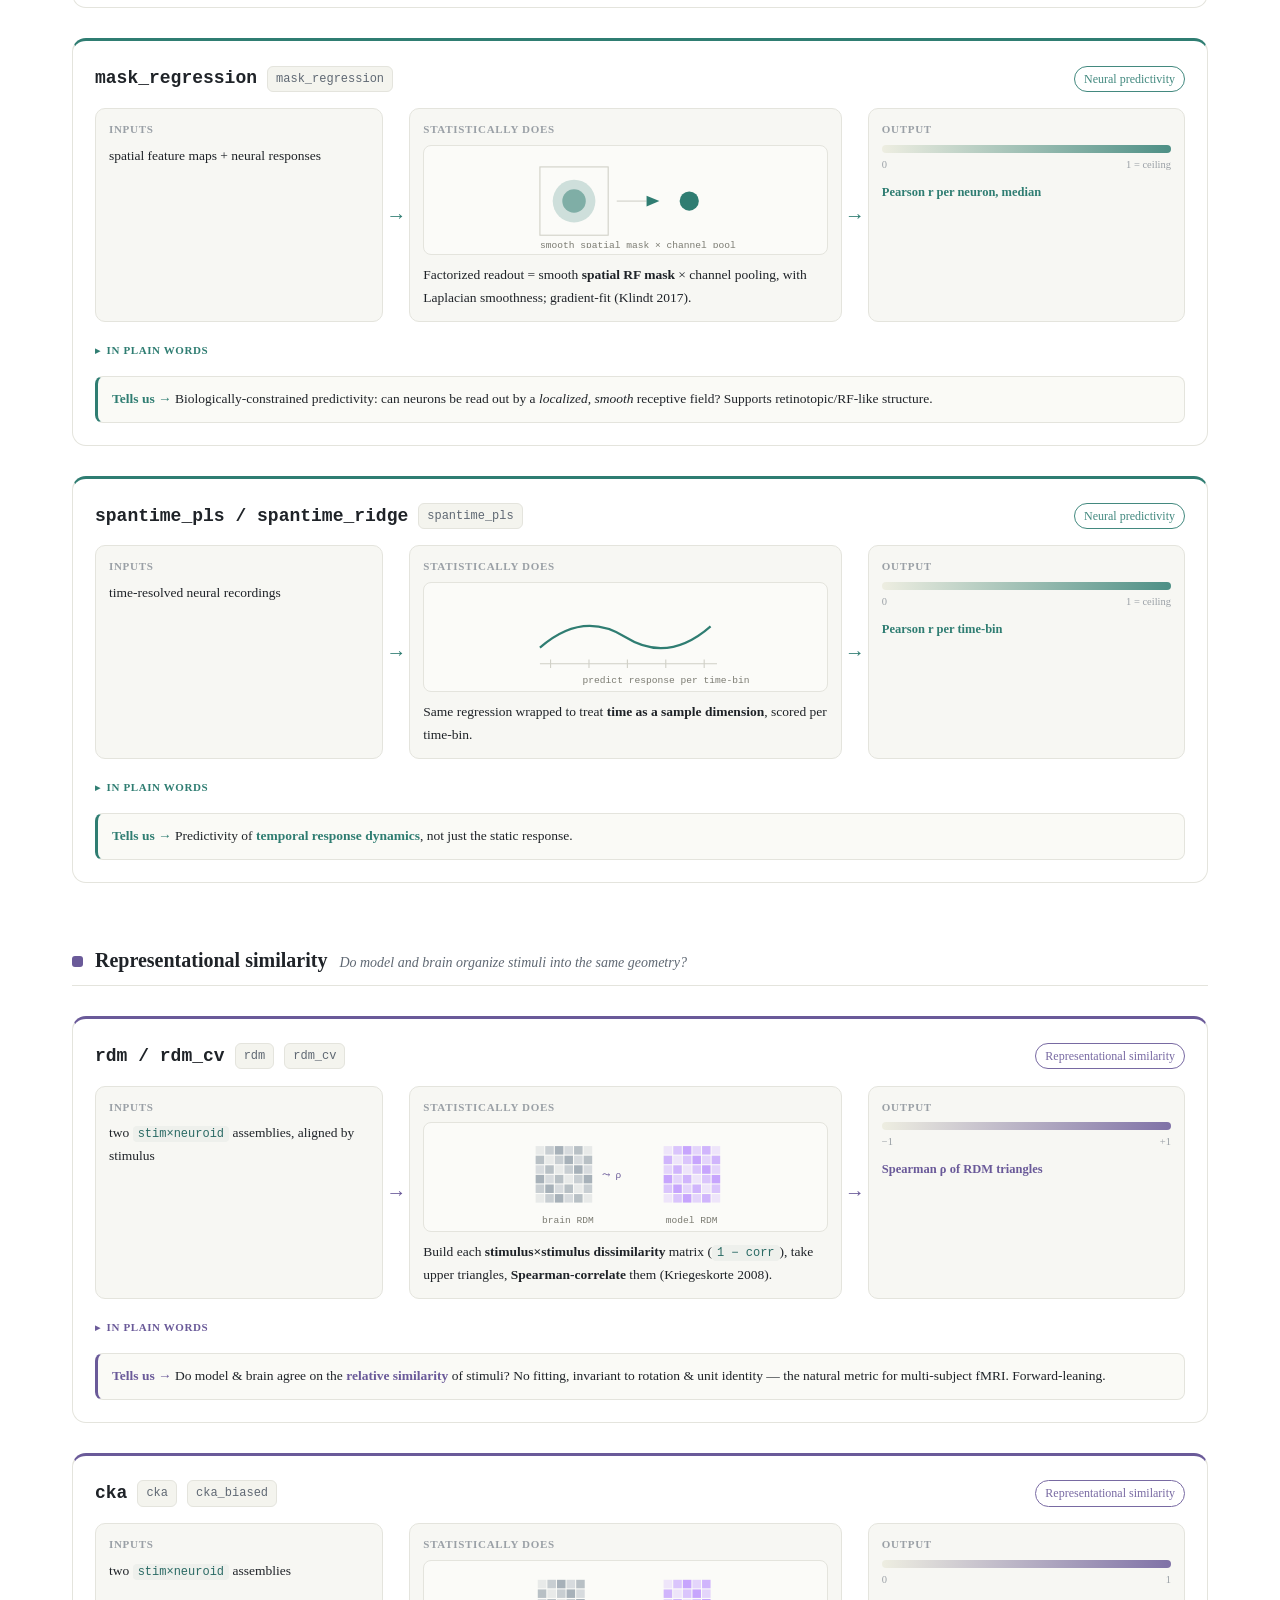
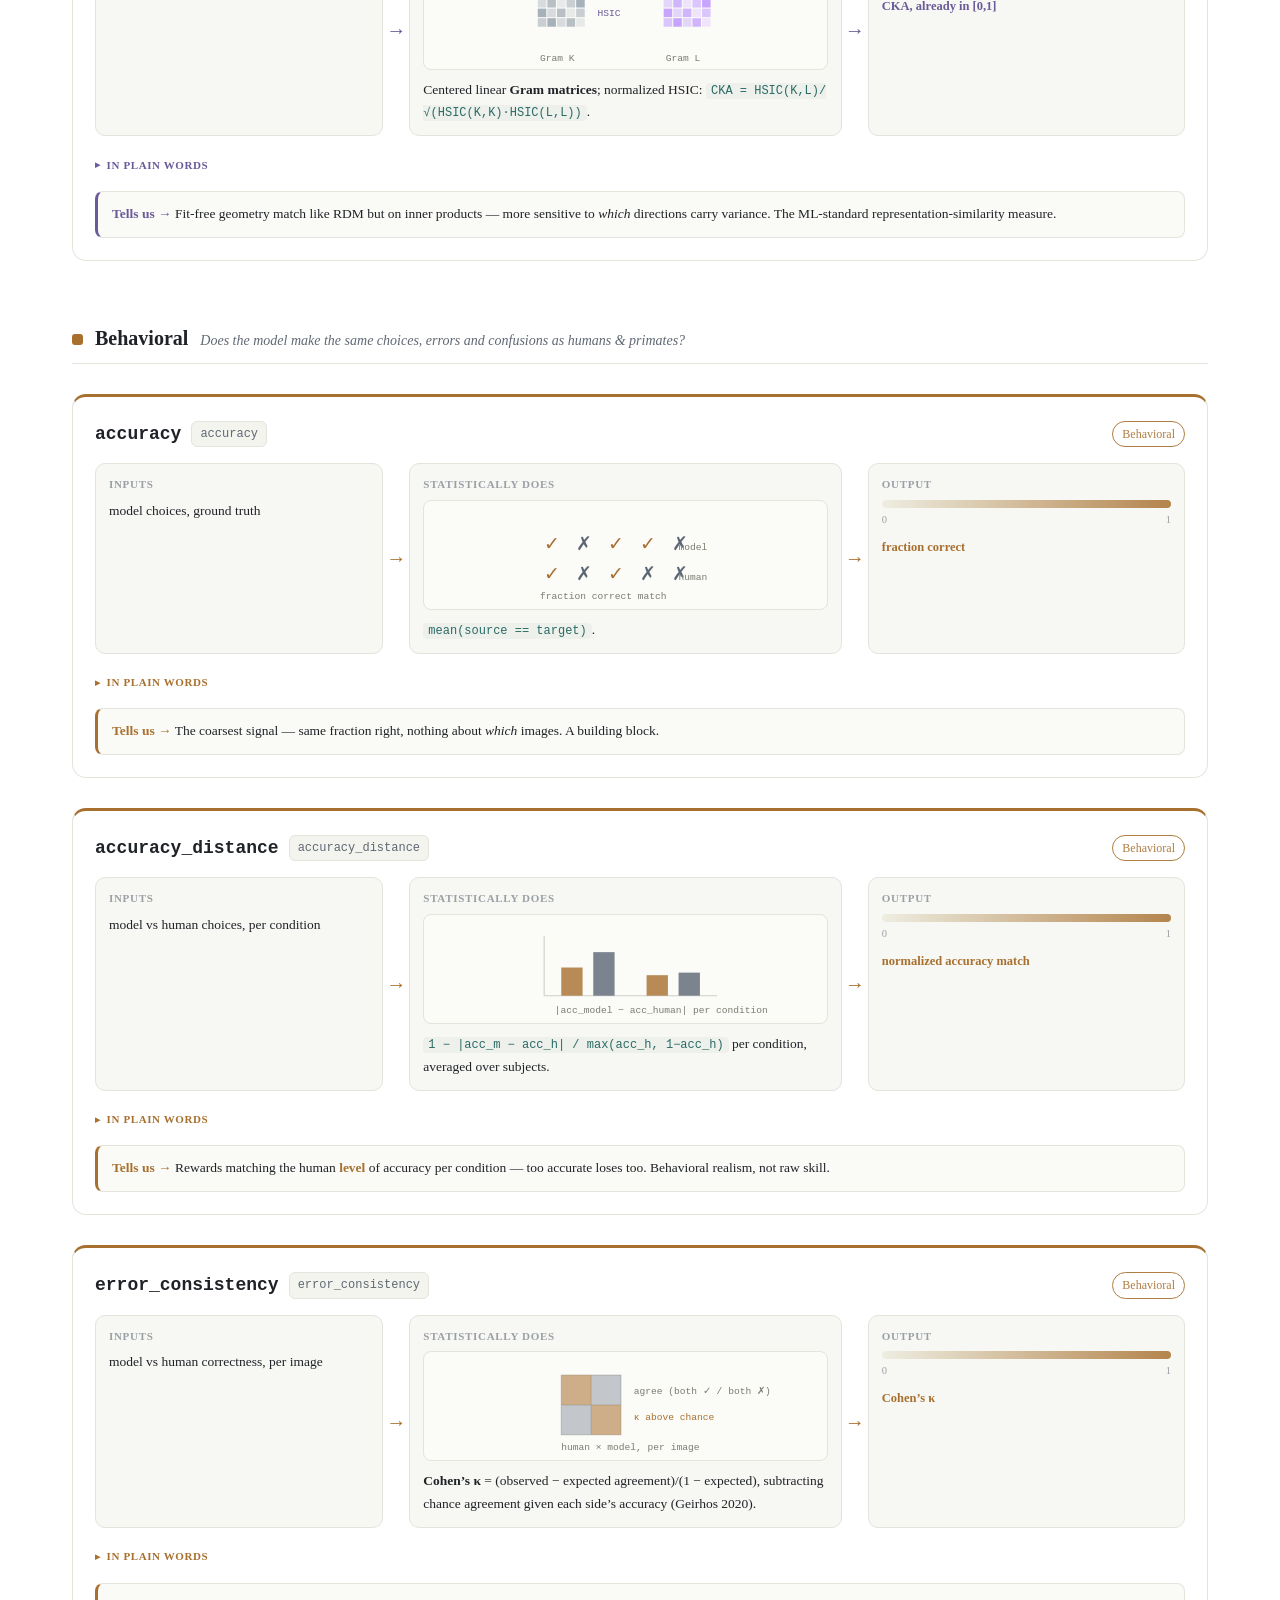
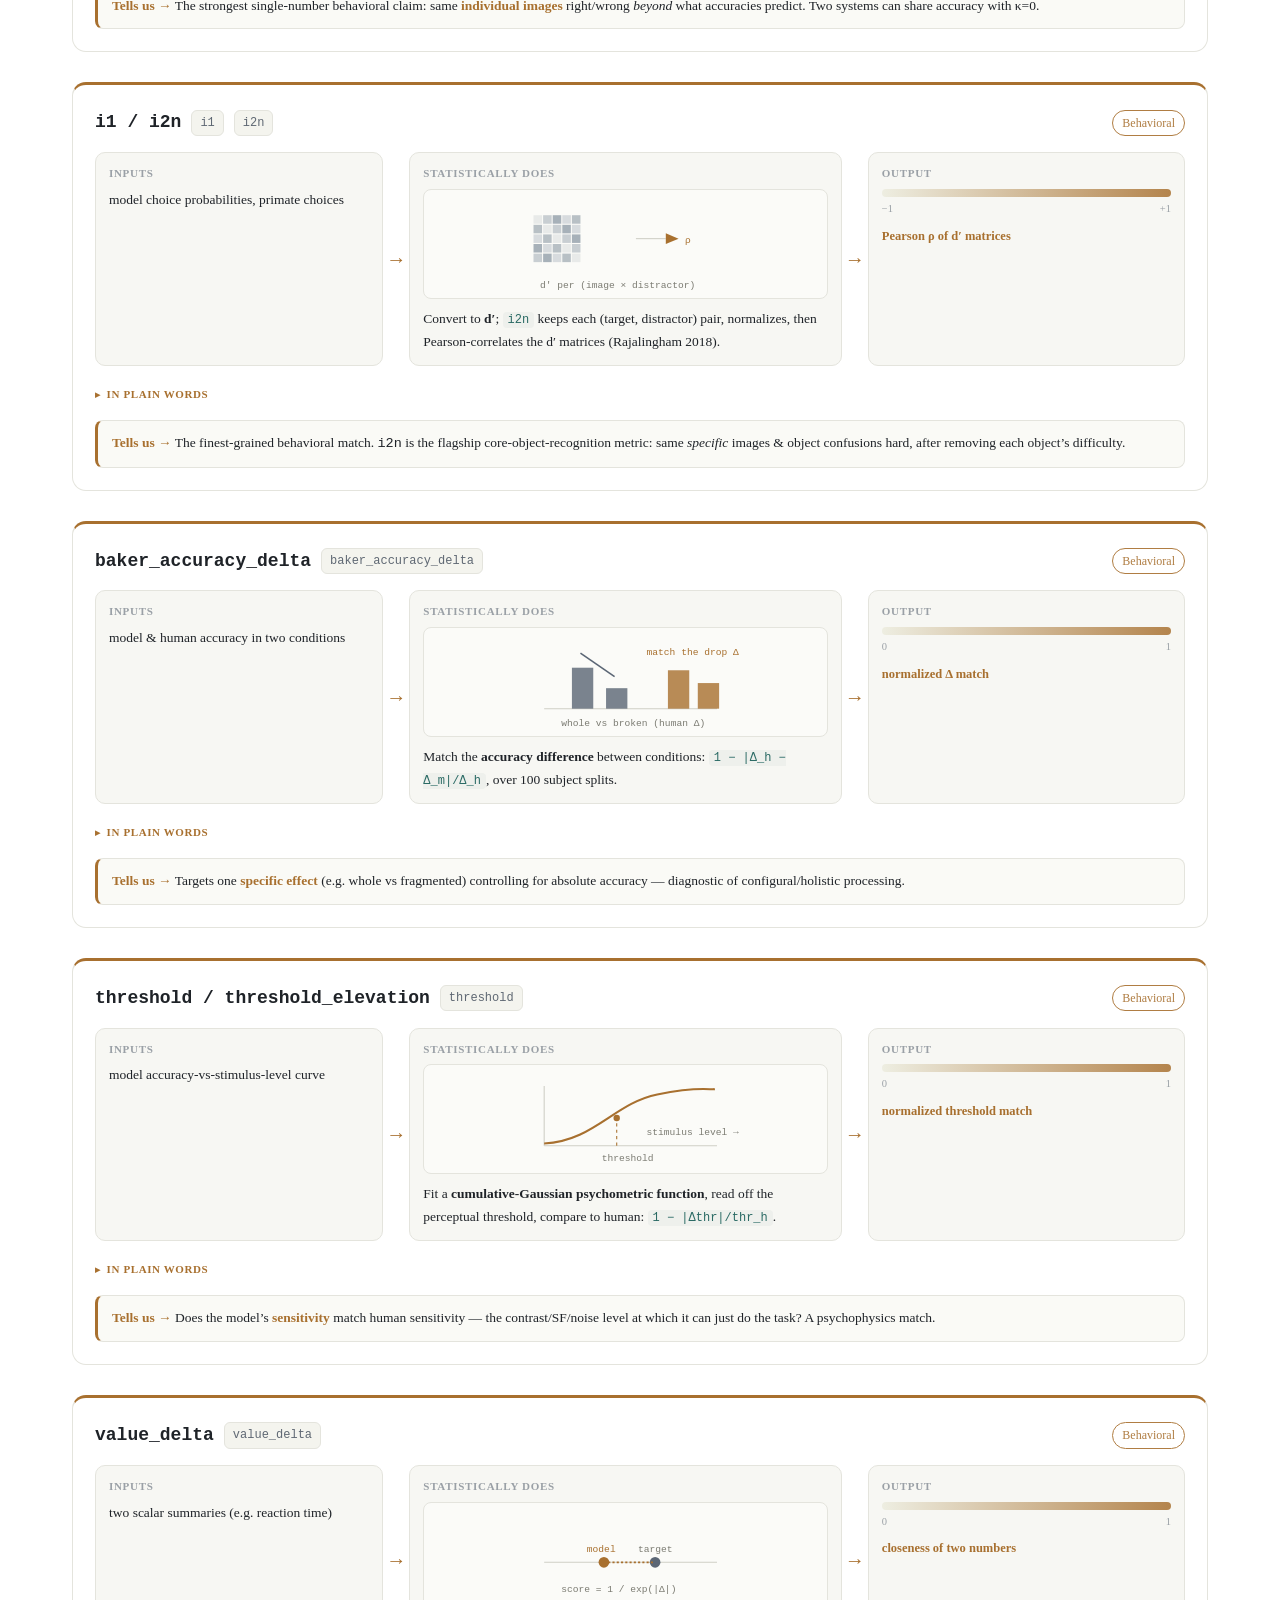
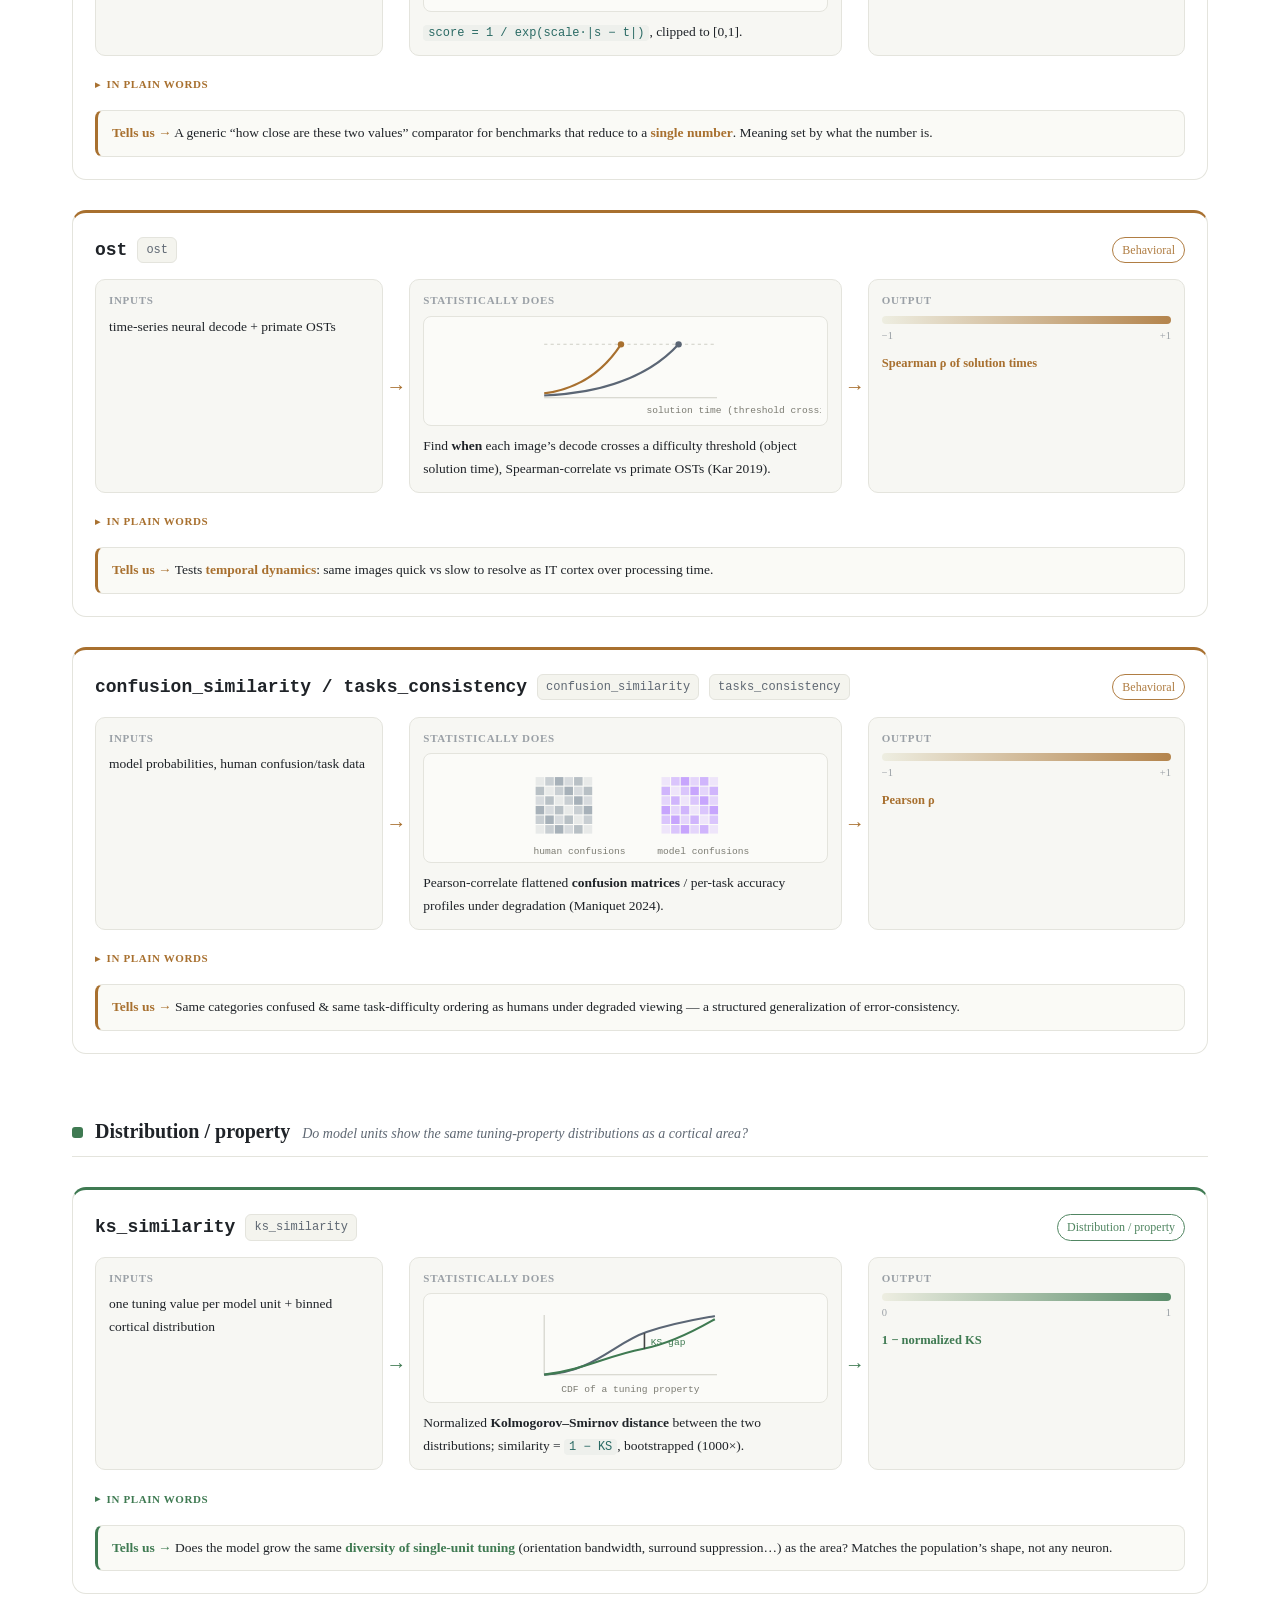
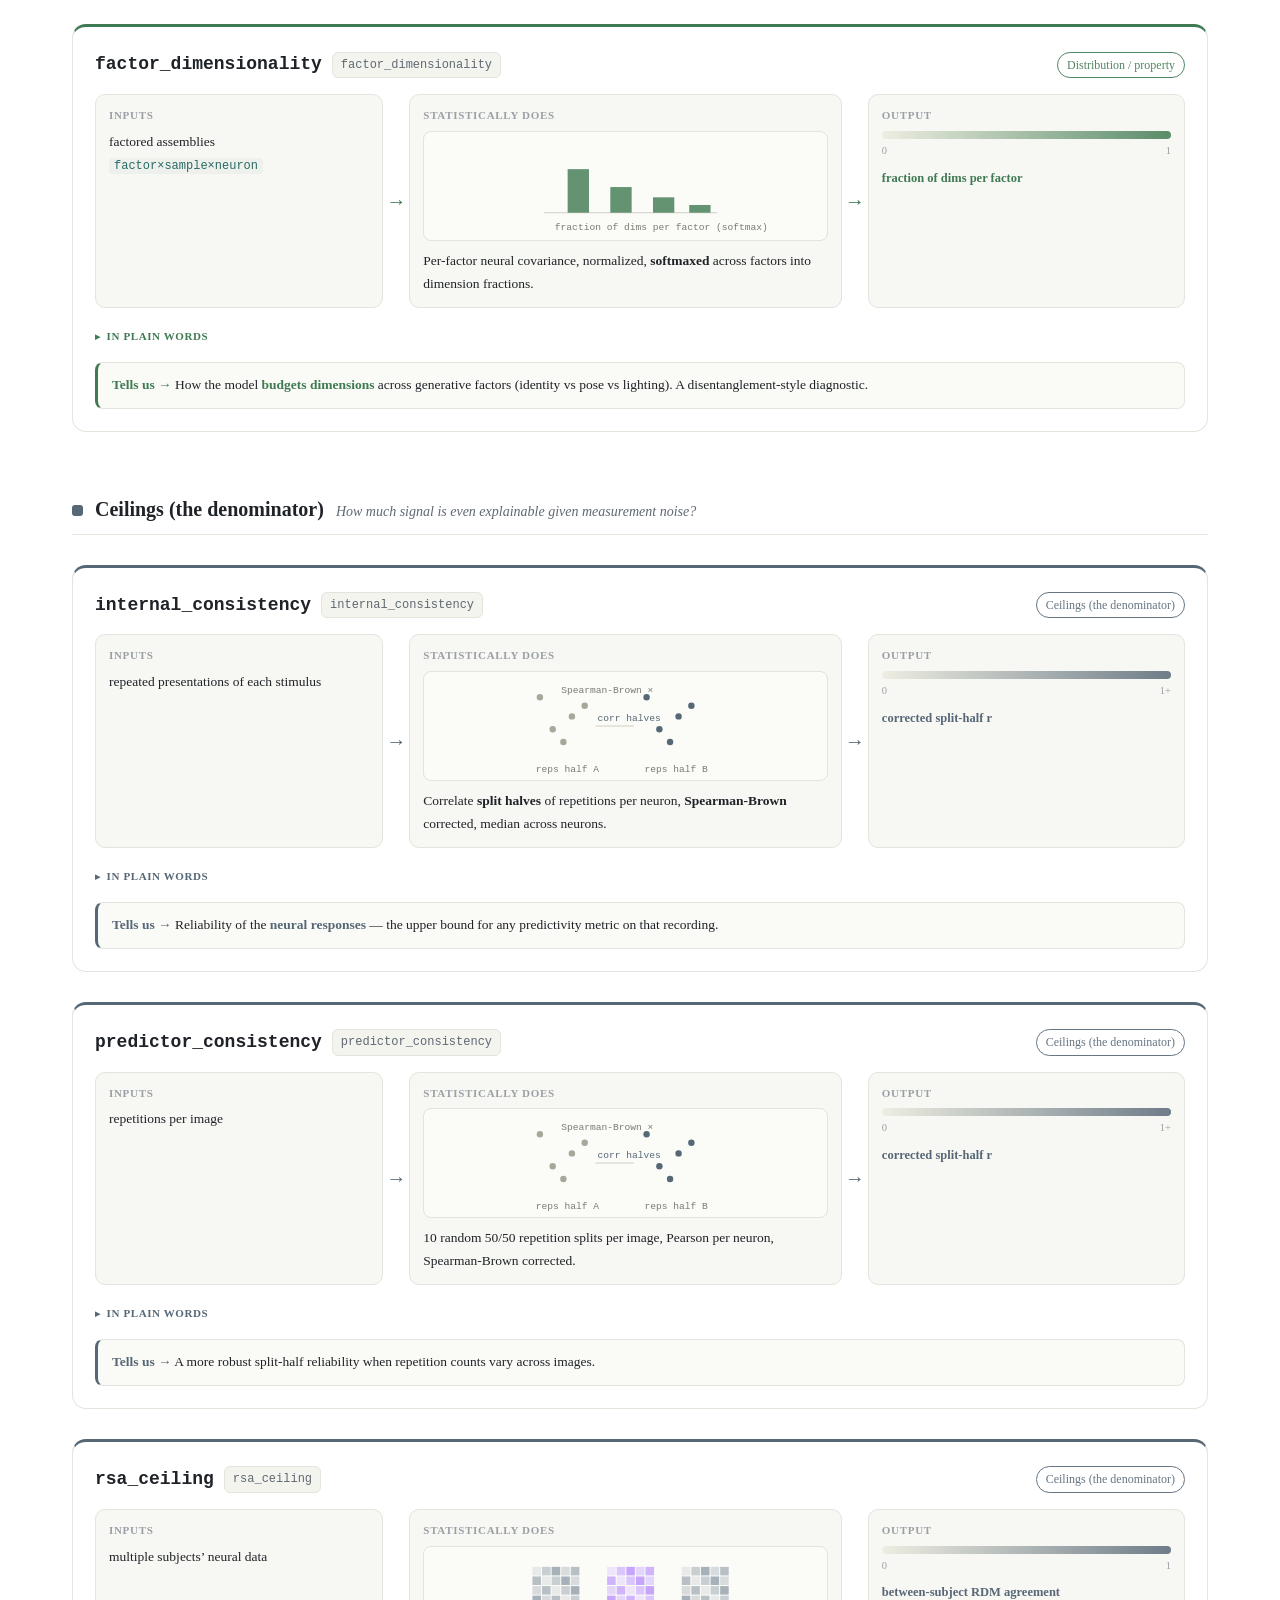
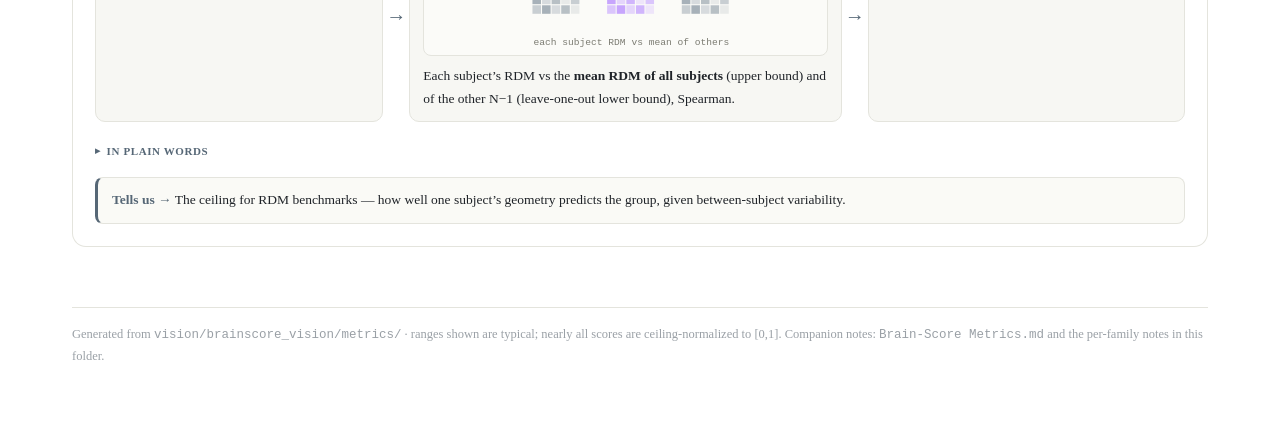
<file: documentation/metric/index.html>
<!DOCTYPE html>
<html lang="en">
<head>
<meta charset="utf-8">
<meta name="viewport" content="width=device-width, initial-scale=1">
<title>Brain-Score Vision · Metrics</title>
<style>
  :root{
    --bg:#ffffff; --panel:#ffffff; --panel2:#f7f7f3; --ink:#1f2328; --muted:#5f6873;
    --line:#e4e4dd; --in:#9aa0a6;
    --neural:#2f7d72; --rsa:#6a5a99; --behavior:#a8702f; --property:#3f7a52; --ceiling:#566776;
  }
  *{box-sizing:border-box}
  body{margin:0;background:var(--bg);color:var(--ink);
    font:16px/1.7 Georgia,"Iowan Old Style",Palatino,"Times New Roman",serif}
  a{color:inherit}
  .wrap{max-width:1180px;margin:0 auto;padding:38px 22px 80px}
  header h1{font-size:30px;margin:0 0 6px;letter-spacing:-.4px}
  header .sub{color:var(--muted);font-size:16px;margin:0 0 22px}
  .lede{background:var(--panel);border:1px solid var(--line);border-radius:14px;padding:18px 20px;margin:0 0 14px}
  .lede p{margin:0 0 8px}
  .lede p:last-child{margin:0}
  .lede code{background:#f2f2ec;padding:2px 6px;border-radius:5px;color:#2a6a64;font-size:13px}
  .axes{display:grid;grid-template-columns:1fr 1fr;gap:12px;margin:14px 0 26px}
  @media(max-width:720px){.axes{grid-template-columns:1fr}}
  .axis{background:var(--panel);border:1px solid var(--line);border-left:3px solid var(--neural);border-radius:10px;padding:12px 15px}
  .axis:nth-child(2){border-left-color:var(--behavior)}
  .axis h4{margin:0 0 4px;font-size:14px}
  .axis p{margin:0;color:var(--muted);font-size:13px}

  .filters{display:flex;flex-wrap:wrap;gap:8px;margin:0 0 26px;position:sticky;top:0;
    background:linear-gradient(var(--bg),var(--bg) 70%,transparent);padding:10px 0;z-index:5}
  .chip{cursor:pointer;border:1px solid var(--line);background:var(--panel);color:var(--muted);
    padding:6px 13px;border-radius:999px;font-size:13px;user-select:none;transition:.15s}
  .chip:hover{color:var(--ink)}
  .chip.active{color:#fff;font-weight:600}
  .chip[data-f="all"].active{background:var(--ink);border-color:var(--ink)}
  .chip[data-f="neural"].active{background:var(--neural);border-color:var(--neural)}
  .chip[data-f="rsa"].active{background:var(--rsa);border-color:var(--rsa)}
  .chip[data-f="behavior"].active{background:var(--behavior);border-color:var(--behavior)}
  .chip[data-f="property"].active{background:var(--property);border-color:var(--property)}
  .chip[data-f="ceiling"].active{background:var(--ceiling);border-color:var(--ceiling)}

  .fam{margin:0 0 60px}
  .fam-head{display:flex;align-items:baseline;gap:12px;margin:0 0 4px;padding-bottom:8px;border-bottom:1px solid var(--line)}
  .fam-head h2{margin:0;font-size:20px}
  .fam-head .q{color:var(--muted);font-size:14px;font-style:italic}
  .dot{width:11px;height:11px;border-radius:3px;display:inline-block}

  .card{background:var(--panel);border:1px solid var(--line);border-radius:14px;padding:22px 22px;margin:30px 0;
    border-top:3px solid var(--accent)}
  .fam-head{margin-bottom:22px}
  .card-head{display:flex;align-items:center;flex-wrap:wrap;gap:10px;margin:0 0 14px}
  .card-head h3{margin:0;font-size:18px;font-family:ui-monospace,SFMono-Regular,Menlo,monospace}
  .reg{font-family:ui-monospace,monospace;font-size:12px;color:var(--muted);background:#f4f4ee;
    border:1px solid var(--line);padding:2px 8px;border-radius:6px}
  .tag{margin-left:auto;font-size:12px;color:var(--accent);border:1px solid var(--accent);
    padding:2px 9px;border-radius:999px;opacity:.9}

  .pipe{display:grid;grid-template-columns:1fr 26px 1.5fr 26px 1.1fr;gap:0;align-items:stretch}
  @media(max-width:780px){.pipe{grid-template-columns:1fr;gap:8px}.pipe .arrow{display:none}}
  .stage{background:var(--panel2);border:1px solid var(--line);border-radius:10px;padding:11px 13px}
  .stage .lab{font-size:11px;text-transform:uppercase;letter-spacing:.7px;color:var(--in);margin:0 0 6px;font-weight:600}
  .stage .body{font-size:13.5px;color:var(--ink)}
  .stage .body code{background:#eef0ec;padding:1px 5px;border-radius:4px;font-size:12px;color:#2a6a64}
  .arrow{display:flex;align-items:center;justify-content:center;color:var(--accent);font-size:20px}
  .svgwrap{margin:2px 0 9px;background:#fbfbf8;border:1px solid var(--line);border-radius:8px;padding:6px;display:flex;justify-content:center}
  .svgwrap svg{width:100%;height:auto;max-height:96px}

  .outbar{margin:2px 0 8px}
  .track{height:8px;border-radius:6px;background:linear-gradient(90deg,#ececde,var(--accent));position:relative;opacity:.85}
  .scale{display:flex;justify-content:space-between;font-size:10.5px;color:var(--in);margin-top:3px}
  .stat{font-size:12.5px;color:var(--accent);font-weight:600;margin-top:5px}

  .tells{margin:14px 0 0;background:#fafaf6;border:1px solid var(--line);border-left:3px solid var(--accent);
    border-radius:8px;padding:11px 14px;font-size:13.5px}
  .tells b{color:var(--accent)}
  .plain{margin:13px 0 0}
  .plain>summary{cursor:pointer;color:var(--accent);font-weight:600;font-size:11px;text-transform:uppercase;
    letter-spacing:.6px;list-style:none;display:inline-flex;align-items:center;gap:6px}
  .plain>summary::-webkit-details-marker{display:none}
  .plain>summary::before{content:"▸";font-size:10px;transition:transform .15s}
  .plain[open]>summary::before{transform:rotate(90deg)}
  .plain p{margin:9px 0 0;font-size:14px;line-height:1.7;color:var(--ink)}

  footer{color:var(--in);font-size:12.5px;border-top:1px solid var(--line);padding-top:16px;margin-top:30px}
  /* svg shared */
  svg .ax{stroke:#cfcfc6;stroke-width:1}
  svg .mut{fill:#a7a79c}
  svg text{font:9px ui-monospace,monospace;fill:#7b7b72}
</style>
</head>
<body>
<div class="wrap">
<header>
  <h1>Brain-Score Vision — the Metrics</h1>
  <p class="sub">Every scoring metric in <code style="font-size:14px">brainscore_vision</code>: its inputs, what it statistically does, its output, and what a high score says about brain-likeness.</p>
</header>

<div class="lede">
  <p>A Brain-Score metric is just a function <code>metric(model_output, brain_data) → Score in [0,1]</code>. Each benchmark pairs a stimulus set + a brain/behavioral recording with <b>one</b> metric — so <b>the metric is the operational definition of "brain-like"</b> for that benchmark.</p>
  <p><b>Reading a score:</b> raw output ÷ <b>ceiling</b> (the same metric run on the data against itself). <b>1.0 means "as good as the data's own reliability allows," not "perfect."</b> Almost everything is cross-validated: fit on 90% of stimuli, score the held-out 10%, repeat, take the median.</p>
</div>

<div class="axes">
  <div class="axis">
    <h4>First-order vs second-order</h4>
    <p>Predictivity asks "can a linear readout recover the responses?" (needs a fit, rewards extractable information). RDM/CKA ask "is the relational <i>geometry</i> the same?" (no fit, invariant to rotation, blind to fit-recoverable info).</p>
  </div>
  <div class="axis">
    <h4>Performance vs strategy</h4>
    <p>Behavioral metrics form a ladder: matching <i>accuracy</i> &lt; matching accuracy per condition &lt; getting the <i>same images</i> right/wrong &lt; matching the full confusion pattern. Higher rungs match the strategy, not just the score.</p>
  </div>
</div>

<div class="filters" id="filters">
  <span class="chip active" data-f="all">All</span>
  <span class="chip" data-f="neural"><span class="dot" style="background:var(--neural)"></span> Neural predictivity</span>
  <span class="chip" data-f="rsa"><span class="dot" style="background:var(--rsa)"></span> Representational similarity</span>
  <span class="chip" data-f="behavior"><span class="dot" style="background:var(--behavior)"></span> Behavioral</span>
  <span class="chip" data-f="property"><span class="dot" style="background:var(--property)"></span> Distribution / property</span>
  <span class="chip" data-f="ceiling"><span class="dot" style="background:var(--ceiling)"></span> Ceilings</span>
</div>

<div id="content"></div>

<footer>
  Generated from <code>vision/brainscore_vision/metrics/</code> · ranges shown are typical; nearly all scores are ceiling-normalized to [0,1].
  Companion notes: <code>Brain-Score Metrics.md</code> and the per-family notes in this folder.
</footer>
</div>

<script>
/* ---------- inline SVG glyphs (schematic, accent-colored) ---------- */
const A='var(--accent)';
const G={
 pls:`<svg viewBox="0 0 200 90"><g class="mut">${pts(12,18,3,6)}</g>
   <text x="56" y="40">25-dim fit</text>
   <line class="ax" x1="58" y1="50" x2="93" y2="50"/><polygon points="93,45 105,50 93,55" fill="${A}"/>
   <line x1="116" y1="68" x2="186" y2="26" stroke="${A}" stroke-width="2"/>
   <g style="fill:${A}"><circle cx="120" cy="66" r="3"/><circle cx="132" cy="61" r="3"/><circle cx="144" cy="52" r="3"/><circle cx="156" cy="46" r="3"/><circle cx="168" cy="37" r="3"/><circle cx="180" cy="29" r="3"/><circle cx="140" cy="57" r="3"/><circle cx="164" cy="48" r="3"/></g>
   <text x="12" y="86">model features</text><text x="116" y="86">neuron responses</text></svg>`,
 reverse:`<svg viewBox="0 0 200 90"><g style="fill:${A}">${pts(18,16,3)}</g><g class="mut">${pts(150,16,3)}</g>
   <line class="ax" x1="118" y1="45" x2="70" y2="45"/><polygon points="82,40 70,45 82,50" fill="${A}"/>
   <text x="20" y="86">model features</text><text x="150" y="86">neuron responses</text>
   <text x="72" y="40">predict model ← brain</text></svg>`,
 ridge:`<svg viewBox="0 0 200 90">${scatter()}
   <line x1="20" y1="70" x2="180" y2="26" stroke="${A}" stroke-width="2.5"/>
   <line x1="20" y1="70" x2="180" y2="40" stroke="${A}" stroke-width="1" stroke-dasharray="3 3"/>
   <text x="120" y="74">L2 shrinks the slope (α)</text></svg>`,
 ols:`<svg viewBox="0 0 200 90">${scatter()}
   <line x1="20" y1="72" x2="180" y2="20" stroke="${A}" stroke-width="2.5"/>
   <text x="120" y="80">unregularized fit</text></svg>`,
 n2n:`<svg viewBox="0 0 200 90"><g class="mut">${col(40)}</g><g style="fill:${A}">${col(160)}</g>
   <line x1="48" y1="20" x2="152" y2="55" stroke="${A}" stroke-width="1.5"/>
   <line x1="48" y1="40" x2="152" y2="20" stroke="${A}" stroke-width="1.5"/>
   <line x1="48" y1="60" x2="152" y2="72" stroke="${A}" stroke-width="1.5"/>
   <text x="20" y="86">model units</text><text x="150" y="86">neurons</text>
   <text x="64" y="12">best-match (1:1)</text></svg>`,
 mask:`<svg viewBox="0 0 200 90"><rect x="20" y="14" width="64" height="64" fill="none" class="ax"/>
   <circle cx="52" cy="46" r="20" fill="${A}" opacity=".22"/><circle cx="52" cy="46" r="11" fill="${A}" opacity=".5"/>
   <line class="ax" x1="92" y1="46" x2="120" y2="46"/><polygon points="120,41 132,46 120,51" fill="${A}"/>
   <circle cx="160" cy="46" r="9" fill="${A}"/><text x="20" y="90">smooth spatial mask × channel pool</text></svg>`,
 time:`<svg viewBox="0 0 200 90"><line class="ax" x1="20" y1="70" x2="186" y2="70"/>
   ${[0,1,2,3,4].map(i=>`<line class="ax" x1="${30+i*36}" y1="66" x2="${30+i*36}" y2="74"/>`).join('')}
   <path d="M20,55 Q60,20 100,45 T180,35" fill="none" stroke="${A}" stroke-width="2"/>
   <text x="60" y="88">predict response per time-bin</text></svg>`,
 rdm:`<svg viewBox="0 0 200 90">${grid(16,16,6)}<g transform="translate(120,0)">${grid(16,16,6,true)}</g>
   <text x="22" y="88">brain RDM</text><text x="138" y="88">model RDM</text>
   <text x="78" y="46" style="fill:${A}">⤳ ρ</text></svg>`,
 cka:`<svg viewBox="0 0 200 90">${grid(18,12,5)}<g transform="translate(118,0)">${grid(18,12,5,true)}</g>
   <text x="20" y="88">Gram K</text><text x="138" y="88">Gram L</text>
   <text x="74" y="46" style="fill:${A}">HSIC</text></svg>`,
 acc:`<svg viewBox="0 0 200 90"><g font-size="20">
   ${'✓✗✓✓✗'.split('').map((c,i)=>`<text x="${24+i*30}" y="40" style="fill:${c==='✓'?A:'#5b6675'};font-size:18px">${c}</text>`).join('')}
   ${'✓✗✓✗✗'.split('').map((c,i)=>`<text x="${24+i*30}" y="68" style="fill:${c==='✓'?A:'#5b6675'};font-size:18px">${c}</text>`).join('')}
   </g><text x="150" y="40">model</text><text x="150" y="68">human</text>
   <text x="20" y="86">fraction correct match</text></svg>`,
 accdist:`<svg viewBox="0 0 200 90"><line class="ax" x1="24" y1="70" x2="24" y2="14"/><line class="ax" x1="24" y1="70" x2="186" y2="70"/>
   ${bar(40,.55,A)}${bar(70,.85,'#5b6675')}${bar(120,.4,A)}${bar(150,.45,'#5b6675')}
   <text x="34" y="86">|acc_model − acc_human| per condition</text></svg>`,
 kappa:`<svg viewBox="0 0 200 90">
   <rect x="40" y="16" width="56" height="56" fill="none" class="ax"/>
   <line class="ax" x1="68" y1="16" x2="68" y2="72"/><line class="ax" x1="40" y1="44" x2="96" y2="44"/>
   <rect x="40" y="16" width="28" height="28" fill="${A}" opacity=".55"/><rect x="68" y="44" width="28" height="28" fill="${A}" opacity=".55"/>
   <rect x="68" y="16" width="28" height="28" fill="#5b6675" opacity=".35"/><rect x="40" y="44" width="28" height="28" fill="#5b6675" opacity=".35"/>
   <text x="108" y="34">agree (both ✓ / both ✗)</text><text x="108" y="58" style="fill:${A}">κ above chance</text>
   <text x="40" y="86">human × model, per image</text></svg>`,
 matrix:`<svg viewBox="0 0 200 90">${grid(14,18,5)}<text x="20" y="86">d′ per (image × distractor)</text>
   <line class="ax" x1="110" y1="40" x2="138" y2="40"/><polygon points="138,35 150,40 138,45" fill="${A}"/>
   <text x="156" y="44" style="fill:${A}">ρ</text></svg>`,
 delta:`<svg viewBox="0 0 200 90"><line class="ax" x1="24" y1="70" x2="186" y2="70"/>
   ${bar(50,.8,'#5b6675')}${bar(82,.4,'#5b6675')}<text x="40" y="86">whole vs broken (human Δ)</text>
   ${bar(140,.75,A)}${bar(168,.5,A)}<path d="M58,18 L90,40" stroke="#5b6675" stroke-width="1.5"/>
   <text x="120" y="20" style="fill:${A}">match the drop Δ</text></svg>`,
 psy:`<svg viewBox="0 0 200 90"><line class="ax" x1="24" y1="70" x2="186" y2="70"/><line class="ax" x1="24" y1="70" x2="24" y2="14"/>
   <path d="M24,68 C70,66 90,30 130,22 S180,18 184,17" fill="none" stroke="${A}" stroke-width="2"/>
   <line x1="92" y1="70" x2="92" y2="44" stroke="${A}" stroke-dasharray="3 3"/><circle cx="92" cy="44" r="3" fill="${A}"/>
   <text x="78" y="84">threshold</text><text x="120" y="60">stimulus level →</text></svg>`,
 valuedelta:`<svg viewBox="0 0 200 90"><line class="ax" x1="24" y1="50" x2="186" y2="50"/>
   <circle cx="80" cy="50" r="5" fill="${A}"/><circle cx="128" cy="50" r="5" fill="#5b6675"/>
   <line x1="80" y1="50" x2="128" y2="50" stroke="${A}" stroke-width="1.5" stroke-dasharray="2 2"/>
   <text x="64" y="40" style="fill:${A}">model</text><text x="112" y="40">target</text>
   <text x="40" y="78">score = 1 / exp(|Δ|)</text></svg>`,
 ost:`<svg viewBox="0 0 200 90"><line class="ax" x1="24" y1="70" x2="186" y2="70"/><line class="ax" x1="24" y1="20" x2="186" y2="20" stroke-dasharray="3 3"/>
   <path d="M24,66 Q70,60 96,20" fill="none" stroke="${A}" stroke-width="2"/>
   <path d="M24,68 Q110,64 150,20" fill="none" stroke="#5b6675" stroke-width="2"/>
   <circle cx="96" cy="20" r="3" fill="${A}"/><circle cx="150" cy="20" r="3" fill="#5b6675"/>
   <text x="120" y="84">solution time (threshold crossing)</text></svg>`,
 confusion:`<svg viewBox="0 0 200 90">${grid(16,16,6)}<g transform="translate(118,0)">${grid(16,16,6,true)}</g>
   <text x="14" y="88">human confusions</text><text x="130" y="88">model confusions</text></svg>`,
 ks:`<svg viewBox="0 0 200 90"><line class="ax" x1="24" y1="70" x2="186" y2="70"/><line class="ax" x1="24" y1="70" x2="24" y2="14"/>
   <path d="M24,70 C70,68 90,40 120,30 S180,16 184,15" fill="none" stroke="#5b6675" stroke-width="2"/>
   <path d="M24,70 C60,66 84,52 116,46 S180,20 184,18" fill="none" stroke="${A}" stroke-width="2"/>
   <line x1="118" y1="31" x2="118" y2="46" stroke="#444" stroke-width="1.5"/>
   <text x="124" y="42" style="fill:${A}">KS gap</text><text x="40" y="86">CDF of a tuning property</text></svg>`,
 dim:`<svg viewBox="0 0 200 90"><line class="ax" x1="24" y1="70" x2="186" y2="70"/>
   ${bar(46,.85,A)}${bar(86,.5,A)}${bar(126,.3,A)}${bar(160,.15,A)}
   <text x="34" y="86">fraction of dims per factor (softmax)</text></svg>`,
 splithalf:`<svg viewBox="0 0 200 90"><g class="mut">${pts(20,18,3,5)}</g><g style="fill:${A}">${pts(120,18,3,5)}</g>
   <line class="ax" x1="72" y1="45" x2="108" y2="45"/><text x="74" y="40" style="fill:${A}">corr halves</text>
   <text x="16" y="88">reps half A</text><text x="118" y="88">reps half B</text>
   <text x="40" y="14">Spearman-Brown ×</text></svg>`,
 subjects:`<svg viewBox="0 0 200 90">${grid(13,13,5)}<g transform="translate(70,0)">${grid(13,13,5,true)}</g><g transform="translate(140,0)">${grid(13,13,5)}</g>
   <text x="14" y="86">each subject RDM vs mean of others</text></svg>`
};
function pts(x,y,r,n=6){let s='';const xs=[0,30,12,42,22,8,36],ys=[0,18,30,8,42,50,24];for(let i=0;i<n;i++)s+=`<circle cx="${x+xs[i%7]}" cy="${y+ys[i%7]}" r="${r}"/>`;return s;}
function col(x){let s='';for(let i=0;i<3;i++)s+=`<circle cx="${x}" cy="${20+i*20}" r="6"/>`;return s;}
function scatter(){let s='<g class="mut">';const X=[30,55,70,95,120,150,170,45,85,135],Y=[64,58,52,46,40,30,24,60,48,34];for(let i=0;i<X.length;i++)s+=`<circle cx="${X[i]}" cy="${Y[i]+(i%2?4:-4)}" r="3"/>`;return s+'</g>';}
function grid(x,y,c,accent){let s='';for(let i=0;i<c;i++)for(let j=0;j<c;j++){const v=((i*7+j*3)%5)/5;const col=accent?`rgba(183,139,255,${.2+v*.7})`:`rgba(120,135,150,${.15+v*.6})`;s+=`<rect x="${x+i*9}" y="${y+j*9}" width="8" height="8" fill="${col}"/>`;}return s;}
function bar(x,h,c){const H=h*48;return `<rect x="${x}" y="${70-H}" width="20" height="${H}" fill="${c}" opacity=".8"/>`;}

/* ---------- families ---------- */
const FAM={
 neural:{label:'Neural predictivity',color:'var(--neural)',q:'Can a linear readout of model features reproduce each neuron’s response?'},
 rsa:{label:'Representational similarity',color:'var(--rsa)',q:'Do model and brain organize stimuli into the same geometry?'},
 behavior:{label:'Behavioral',color:'var(--behavior)',q:'Does the model make the same choices, errors and confusions as humans & primates?'},
 property:{label:'Distribution / property',color:'var(--property)',q:'Do model units show the same tuning-property distributions as a cortical area?'},
 ceiling:{label:'Ceilings (the denominator)',color:'var(--ceiling)',q:'How much signal is even explainable given measurement noise?'}
};

/* ---------- metric data ---------- */
const M=[
 {f:'neural',n:'pls / pls_cv',reg:['pls','pls_cv'],g:'pls',
  in:'model activations <code>stim×feat</code> + neural responses <code>stim×neurons</code>',
  does:'PLS regression with <b>25 components</b> finds latent directions that covary with the responses, maps them to neurons; cross-validated.',
  out:'Pearson r per neuron, median', range:['0','1 = ceiling'],
  tells:'The workhorse for V1–IT predictivity. High = model features <b>linearly contain</b> the brain’s image-driven information. Forgiving of rotation, scale, unit mixing.'},
 {f:'neural',n:'ridge',reg:['ridge','ridge_cv'],g:'ridge',
  in:'same as PLS',
  does:'L2-regularized linear regression, <b>fixed α=1</b>, keeping all feature dims (shrunk) instead of 25 latents.',
  out:'Pearson r per neuron, median',range:['0','1 = ceiling'],
  tells:'Same linear-predictivity claim as PLS but sensitive to how information spreads across <i>all</i> dimensions. The fixed α=1 is an arbitrary prior.'},
 {f:'neural',n:'ridge_cv (RidgeCV)',reg:['ridgecv_split'],g:'ridge',
  in:'same as PLS',
  does:'Ridge whose <b>α is chosen by cross-validation</b> from a 95-value grid (0.01→1e7); selected α stored in <code>attrs</code>.',
  out:'Pearson r per neuron, median',range:['0','1 = ceiling'],
  tells:'The most honest ridge predictivity — not penalized by an arbitrary α. A large selected α is itself diagnostic: features needed heavy shrinkage to generalize.'},
 {f:'neural',n:'linear_predictivity',reg:['linear_predictivity_cv'],g:'ols',
  in:'same as PLS',
  does:'Ordinary least squares, <b>no regularization</b>.',
  out:'Pearson r per neuron, median',range:['0','1 = ceiling'],
  tells:'Only meaningful when features &lt; stimuli; otherwise overfits. A baseline for low-dimensional representations.'},
 {f:'neural',n:'reverse_pls',reg:['reverse_pls','reverse_pls_cv'],g:'reverse',
  in:'same inputs, <b>roles swapped</b>',
  does:'Predicts <b>model features from neural responses</b> (the PLS pipeline run backwards).',
  out:'Pearson r per feature, median',range:['0','1 = ceiling'],
  tells:'“Does the brain contain enough to reconstruct the model?” Read with forward PLS it exposes <b>asymmetry</b> — and empirically anchors the precision pole that separates from the general forward factor.'},
 {f:'neural',n:'neuron_to_neuron',reg:['neuron_to_neuron'],g:'n2n',
  in:'same as PLS',
  does:'For each neuron, use only its <b>single best-correlated model unit</b> (argmax Pearson) — no feature mixing.',
  out:'Pearson r per neuron, median',range:['0','1 = ceiling'],
  tells:'A far stricter correspondence: are <i>individual units</i> aligned, not just population subspaces? Scores are usually much lower; high = literal unit-level match.'},
 {f:'neural',n:'mask_regression',reg:['mask_regression'],g:'mask',
  in:'spatial feature maps + neural responses',
  does:'Factorized readout = smooth <b>spatial RF mask</b> × channel pooling, with Laplacian smoothness; gradient-fit (Klindt 2017).',
  out:'Pearson r per neuron, median',range:['0','1 = ceiling'],
  tells:'Biologically-constrained predictivity: can neurons be read out by a <i>localized, smooth</i> receptive field? Supports retinotopic/RF-like structure.'},
 {f:'neural',n:'spantime_pls / spantime_ridge',reg:['spantime_pls'],g:'time',
  in:'time-resolved neural recordings',
  does:'Same regression wrapped to treat <b>time as a sample dimension</b>, scored per time-bin.',
  out:'Pearson r per time-bin',range:['0','1 = ceiling'],
  tells:'Predictivity of <b>temporal response dynamics</b>, not just the static response.'},

 {f:'rsa',n:'rdm / rdm_cv',reg:['rdm','rdm_cv'],g:'rdm',
  in:'two <code>stim×neuroid</code> assemblies, aligned by stimulus',
  does:'Build each <b>stimulus×stimulus dissimilarity</b> matrix (<code>1 − corr</code>), take upper triangles, <b>Spearman-correlate</b> them (Kriegeskorte 2008).',
  out:'Spearman ρ of RDM triangles',range:['−1','+1'],
  tells:'Do model & brain agree on the <b>relative similarity</b> of stimuli? No fitting, invariant to rotation & unit identity — the natural metric for multi-subject fMRI. Forward-leaning.'},
 {f:'rsa',n:'cka',reg:['cka','cka_biased'],g:'cka',
  in:'two <code>stim×neuroid</code> assemblies',
  does:'Centered linear <b>Gram matrices</b>; normalized HSIC: <code>CKA = HSIC(K,L)/√(HSIC(K,K)·HSIC(L,L))</code>.',
  out:'CKA, already in [0,1]',range:['0','1'],
  tells:'Fit-free geometry match like RDM but on inner products — more sensitive to <i>which</i> directions carry variance. The ML-standard representation-similarity measure.'},

 {f:'behavior',n:'accuracy',reg:['accuracy'],g:'acc',
  in:'model choices, ground truth',
  does:'<code>mean(source == target)</code>.',
  out:'fraction correct',range:['0','1'],
  tells:'The coarsest signal — same fraction right, nothing about <i>which</i> images. A building block.'},
 {f:'behavior',n:'accuracy_distance',reg:['accuracy_distance'],g:'accdist',
  in:'model vs human choices, per condition',
  does:'<code>1 − |acc_m − acc_h| / max(acc_h, 1−acc_h)</code> per condition, averaged over subjects.',
  out:'normalized accuracy match',range:['0','1'],
  tells:'Rewards matching the human <b>level</b> of accuracy per condition — too accurate loses too. Behavioral realism, not raw skill.'},
 {f:'behavior',n:'error_consistency',reg:['error_consistency'],g:'kappa',
  in:'model vs human correctness, per image',
  does:'<b>Cohen’s κ</b> = (observed − expected agreement)/(1 − expected), subtracting chance agreement given each side’s accuracy (Geirhos 2020).',
  out:'Cohen’s κ',range:['0','1'],
  tells:'The strongest single-number behavioral claim: same <b>individual images</b> right/wrong <i>beyond</i> what accuracies predict. Two systems can share accuracy with κ=0.'},
 {f:'behavior',n:'i1 / i2n',reg:['i1','i2n'],g:'matrix',
  in:'model choice probabilities, primate choices',
  does:'Convert to <b>d′</b>; <code>i2n</code> keeps each (target, distractor) pair, normalizes, then Pearson-correlates the d′ matrices (Rajalingham 2018).',
  out:'Pearson ρ of d′ matrices',range:['−1','+1'],
  tells:'The finest-grained behavioral match. <code>i2n</code> is the flagship core-object-recognition metric: same <i>specific</i> images & object confusions hard, after removing each object’s difficulty.'},
 {f:'behavior',n:'baker_accuracy_delta',reg:['baker_accuracy_delta'],g:'delta',
  in:'model & human accuracy in two conditions',
  does:'Match the <b>accuracy difference</b> between conditions: <code>1 − |Δ_h − Δ_m|/Δ_h</code>, over 100 subject splits.',
  out:'normalized Δ match',range:['0','1'],
  tells:'Targets one <b>specific effect</b> (e.g. whole vs fragmented) controlling for absolute accuracy — diagnostic of configural/holistic processing.'},
 {f:'behavior',n:'threshold / threshold_elevation',reg:['threshold'],g:'psy',
  in:'model accuracy-vs-stimulus-level curve',
  does:'Fit a <b>cumulative-Gaussian psychometric function</b>, read off the perceptual threshold, compare to human: <code>1 − |Δthr|/thr_h</code>.',
  out:'normalized threshold match',range:['0','1'],
  tells:'Does the model’s <b>sensitivity</b> match human sensitivity — the contrast/SF/noise level at which it can just do the task? A psychophysics match.'},
 {f:'behavior',n:'value_delta',reg:['value_delta'],g:'valuedelta',
  in:'two scalar summaries (e.g. reaction time)',
  does:'<code>score = 1 / exp(scale·|s − t|)</code>, clipped to [0,1].',
  out:'closeness of two numbers',range:['0','1'],
  tells:'A generic “how close are these two values” comparator for benchmarks that reduce to a <b>single number</b>. Meaning set by what the number is.'},
 {f:'behavior',n:'ost',reg:['ost'],g:'ost',
  in:'time-series neural decode + primate OSTs',
  does:'Find <b>when</b> each image’s decode crosses a difficulty threshold (object solution time), Spearman-correlate vs primate OSTs (Kar 2019).',
  out:'Spearman ρ of solution times',range:['−1','+1'],
  tells:'Tests <b>temporal dynamics</b>: same images quick vs slow to resolve as IT cortex over processing time.'},
 {f:'behavior',n:'confusion_similarity / tasks_consistency',reg:['confusion_similarity','tasks_consistency'],g:'confusion',
  in:'model probabilities, human confusion/task data',
  does:'Pearson-correlate flattened <b>confusion matrices</b> / per-task accuracy profiles under degradation (Maniquet 2024).',
  out:'Pearson ρ',range:['−1','+1'],
  tells:'Same categories confused & same task-difficulty ordering as humans under degraded viewing — a structured generalization of error-consistency.'},

 {f:'property',n:'ks_similarity',reg:['ks_similarity'],g:'ks',
  in:'one tuning value per model unit + binned cortical distribution',
  does:'Normalized <b>Kolmogorov–Smirnov distance</b> between the two distributions; similarity = <code>1 − KS</code>, bootstrapped (1000×).',
  out:'1 − normalized KS',range:['0','1'],
  tells:'Does the model grow the same <b>diversity of single-unit tuning</b> (orientation bandwidth, surround suppression…) as the area? Matches the population’s shape, not any neuron.'},
 {f:'property',n:'factor_dimensionality',reg:['factor_dimensionality'],g:'dim',
  in:'factored assemblies <code>factor×sample×neuron</code>',
  does:'Per-factor neural covariance, normalized, <b>softmaxed</b> across factors into dimension fractions.',
  out:'fraction of dims per factor',range:['0','1'],
  tells:'How the model <b>budgets dimensions</b> across generative factors (identity vs pose vs lighting). A disentanglement-style diagnostic.'},

 {f:'ceiling',n:'internal_consistency',reg:['internal_consistency'],g:'splithalf',
  in:'repeated presentations of each stimulus',
  does:'Correlate <b>split halves</b> of repetitions per neuron, <b>Spearman-Brown</b> corrected, median across neurons.',
  out:'corrected split-half r',range:['0','1+'],
  tells:'Reliability of the <b>neural responses</b> — the upper bound for any predictivity metric on that recording.'},
 {f:'ceiling',n:'predictor_consistency',reg:['predictor_consistency'],g:'splithalf',
  in:'repetitions per image',
  does:'10 random 50/50 repetition splits per image, Pearson per neuron, Spearman-Brown corrected.',
  out:'corrected split-half r',range:['0','1+'],
  tells:'A more robust split-half reliability when repetition counts vary across images.'},
 {f:'ceiling',n:'rsa_ceiling',reg:['rsa_ceiling'],g:'subjects',
  in:'multiple subjects’ neural data',
  does:'Each subject’s RDM vs the <b>mean RDM of all subjects</b> (upper bound) and of the other N−1 (leave-one-out lower bound), Spearman.',
  out:'between-subject RDM agreement',range:['0','1'],
  tells:'The ceiling for RDM benchmarks — how well one subject’s geometry predicts the group, given between-subject variability.'}
];

/* ---------- plain-language explanations (keyed by metric name) ---------- */
const PLAIN={
 'pls / pls_cv':"Show the same images to the model and to a real brain. The model turns each image into a long list of numbers (its features); the neuron gives one response. PLS finds the 25 most useful combinations of those numbers and works out the weighted recipe that best reproduces the neuron's response. It learns the recipe on 90 percent of the images, then tests it on the held-out 10 percent so it cannot just memorise. The score is how closely the recreated responses match the real ones; capping it at 25 combinations stops it fitting noise.",
 'ridge':"Same goal as PLS, recreate each neuron from a weighted blend of model features, but it keeps every feature and simply discourages any one weight from getting too big (that is the alpha setting). Gentle discouragement keeps the recipe stable so it still works on new images instead of overfitting. The score is how well it predicts the held-out responses.",
 'ridge_cv (RidgeCV)':"Just like ridge, but instead of fixing how strongly to discourage big weights, it quietly tries many strengths and keeps whichever one predicts new images best. So it tunes itself, with no arbitrary choice. If it has to pick a very strong setting, that is a hint the model's features were noisy and needed heavy taming.",
 'linear_predictivity':"The bare-bones recipe finder with no safety rails. Fine when the model has only a few features, but if it has more features than there are test images it will memorise the training set and flop on new images. Mainly a baseline to show what the smarter, regularised methods buy you.",
 'reverse_pls':"This turns the question around: instead of using the model to predict the brain, it uses the brain to predict the model. Running both directions exposes mismatches, for example a model that the brain can reconstruct easily yet that cannot predict the brain because it carries extra detail the brain does not.",
 'neuron_to_neuron':"The strict version. Rather than blending many model units to match a neuron, each neuron is paired with the single model unit that already looks most like it, one to one, no mixing. It asks whether individual model units behave like individual neurons, a much tougher bar, so scores are usually lower.",
 'mask_regression':"A real neuron only looks at a small patch of the scene (its receptive field). This forces the recipe to read from one small, smooth region instead of the whole image. If neurons can still be predicted under that biological restriction, the model's features are laid out in a brain-like, location-aware way.",
 'spantime_pls / spantime_ridge':"The same prediction idea, but repeated at each instant in time. Brain responses rise and fall over a few tens of milliseconds, and this checks whether the model can track that moment-to-moment response, not just the final settled one.",
 'rdm / rdm_cv':"Forget exact responses and ask a simpler thing: which images does the brain treat as similar, and which as different? For every pair of images you record how differently the brain responds, giving a big similarity table, and you build the same table for the model. If the two tables rank the pairs the same way, the model groups the visual world like the brain does. Because it only uses these comparisons, the model and brain never need to share any common units or scale.",
 'cka':"Another way to ask whether two systems organise images the same way. It compares the overall shape of the two representations (how the images are spread out in each) and returns a single number from 0 to 1. It pays more attention than RDM to the directions that carry the most variation, and is widely used to compare neural networks.",
 'accuracy':"The simplest check: does the model get about the same fraction of images right as it should? It says nothing about which images, only the overall hit rate.",
 'accuracy_distance':"Checks whether the model is right about as often as people are, in each condition. Being too good counts against you just as much as being too bad, because the aim is to match human performance, including where humans struggle, not to beat them.",
 'error_consistency':"Two students can both score 70 percent yet miss different questions. This measures whether the model gets the very same images right and wrong as people do, and it subtracts the agreement you would expect from luck alone given their scores. High agreement means the model is not just as accurate as a person, it is making the same kinds of mistakes, a sign it solves the task the same way.",
 'i1 / i2n':"The most detailed behavioural check. For each image, and even each specific wrong answer it might be confused with, it measures how hard that case is for the model versus for monkeys and sees whether the same cases are hard for both. It first strips out how hard each object is on average, so it really tests whether the same particular images and confusions are difficult, not just overall skill.",
 'baker_accuracy_delta':"Some experiments care about a change rather than raw accuracy, for example how much worse you do when an object is scrambled or flipped upside down. This measures the size of that drop for the model and asks whether it matches the size of the drop in people. A model can have different overall accuracy yet still show the same human-like sensitivity to the manipulation.",
 'threshold / threshold_elevation':"How faint, blurry or noisy can an image get before you can no longer do the task? That tipping point is the threshold. This fits a smooth curve to the model's accuracy as images get harder, reads off its tipping point, and compares it to the human one. It is asking whether the model is as sensitive as a person.",
 'value_delta':"A generic how-close-are-these-two-numbers comparison, used when a whole behaviour boils down to a single number such as an average reaction time. The closer the model's number to the target, the higher the score.",
 'ost':"Harder images take longer to recognise. For each image this estimates the moment the model has figured it out, when its internal evidence crosses a confidence line over processing time, and checks whether the images that take the model longer are the same ones that take monkeys longer. It tests the timing of recognition, not just the final answer.",
 'confusion_similarity / tasks_consistency':"When viewing gets hard (clutter, things partly hidden, scrambled images), which categories do people mix up, and which conditions hurt the most? These build that pattern of confusions and of task difficulty for the model and for people and check that the two line up.",
 'ks_similarity':"A real visual area contains many neuron types, some tuned to fine detail, some to coarse. Ignoring any single unit, this compares the whole spread of a tuning property across the model's units with the spread measured in the brain. It asks whether the model grows the same variety of neuron types, in the same proportions, as the brain area.",
 'factor_dimensionality':"Asks how the model spends its limited capacity across the different things that change in images, such as object identity, pose and lighting, and reports what fraction goes to each. It is a way of seeing what the model chooses to emphasise.",
 'internal_consistency':"Brain recordings are noisy, so even a flawless model could never predict them perfectly. To find the best score that is even possible, the repeated recordings of each image are split into two halves and we see how well one half predicts the other. That data-predicts-itself number sets the bar, and a model's raw score is divided by it, so 1.0 means as good as the data's own reliability allows.",
 'predictor_consistency':"Same purpose as internal consistency, estimate the best achievable score given noise, but it splits the repeated trials many different ways and averages, which is steadier when different images were recorded a different number of times.",
 'rsa_ceiling':"The reliability bar for the similarity-map (RDM) benchmarks. Since no two brains are identical, it measures how well one person's similarity map matches the group's. No model should be expected to do better than people agree with each other."
};

/* ---------- render ---------- */
const content=document.getElementById('content');
Object.keys(FAM).forEach(fk=>{
  const fam=FAM[fk];
  const sec=document.createElement('section');
  sec.className='fam';sec.dataset.fam=fk;
  sec.innerHTML=`<div class="fam-head"><span class="dot" style="background:${fam.color}"></span>
    <h2>${fam.label}</h2><span class="q">${fam.q}</span></div>`;
  M.filter(m=>m.f===fk).forEach(m=>{
    const card=document.createElement('div');
    card.className='card';card.dataset.fam=fk;card.style.setProperty('--accent',fam.color);
    card.innerHTML=`
     <div class="card-head"><h3>${m.n}</h3>
       ${m.reg.map(r=>`<span class="reg">${r}</span>`).join('')}
       <span class="tag">${fam.label}</span></div>
     <div class="pipe">
       <div class="stage"><div class="lab">Inputs</div><div class="body">${m.in}</div></div>
       <div class="arrow">→</div>
       <div class="stage"><div class="lab">Statistically does</div>
         <div class="svgwrap">${G[m.g]||''}</div><div class="body">${m.does}</div></div>
       <div class="arrow">→</div>
       <div class="stage"><div class="lab">Output</div>
         <div class="outbar"><div class="track"></div>
           <div class="scale"><span>${m.range[0]}</span><span>${m.range[1]}</span></div></div>
         <div class="stat">${m.out}</div></div>
     </div>
     <details class="plain"><summary>In plain words</summary><p>${PLAIN[m.n]||''}</p></details>
     <div class="tells"><b>Tells us →</b> ${m.tells}</div>`;
    sec.appendChild(card);
  });
  content.appendChild(sec);
});

/* ---------- filter ---------- */
document.getElementById('filters').addEventListener('click',e=>{
  const chip=e.target.closest('.chip');if(!chip)return;
  document.querySelectorAll('.chip').forEach(c=>c.classList.remove('active'));
  chip.classList.add('active');
  const f=chip.dataset.f;
  document.querySelectorAll('.fam').forEach(s=>{s.style.display=(f==='all'||s.dataset.fam===f)?'':'none';});
});
</script>
</body>
</html>
</file>
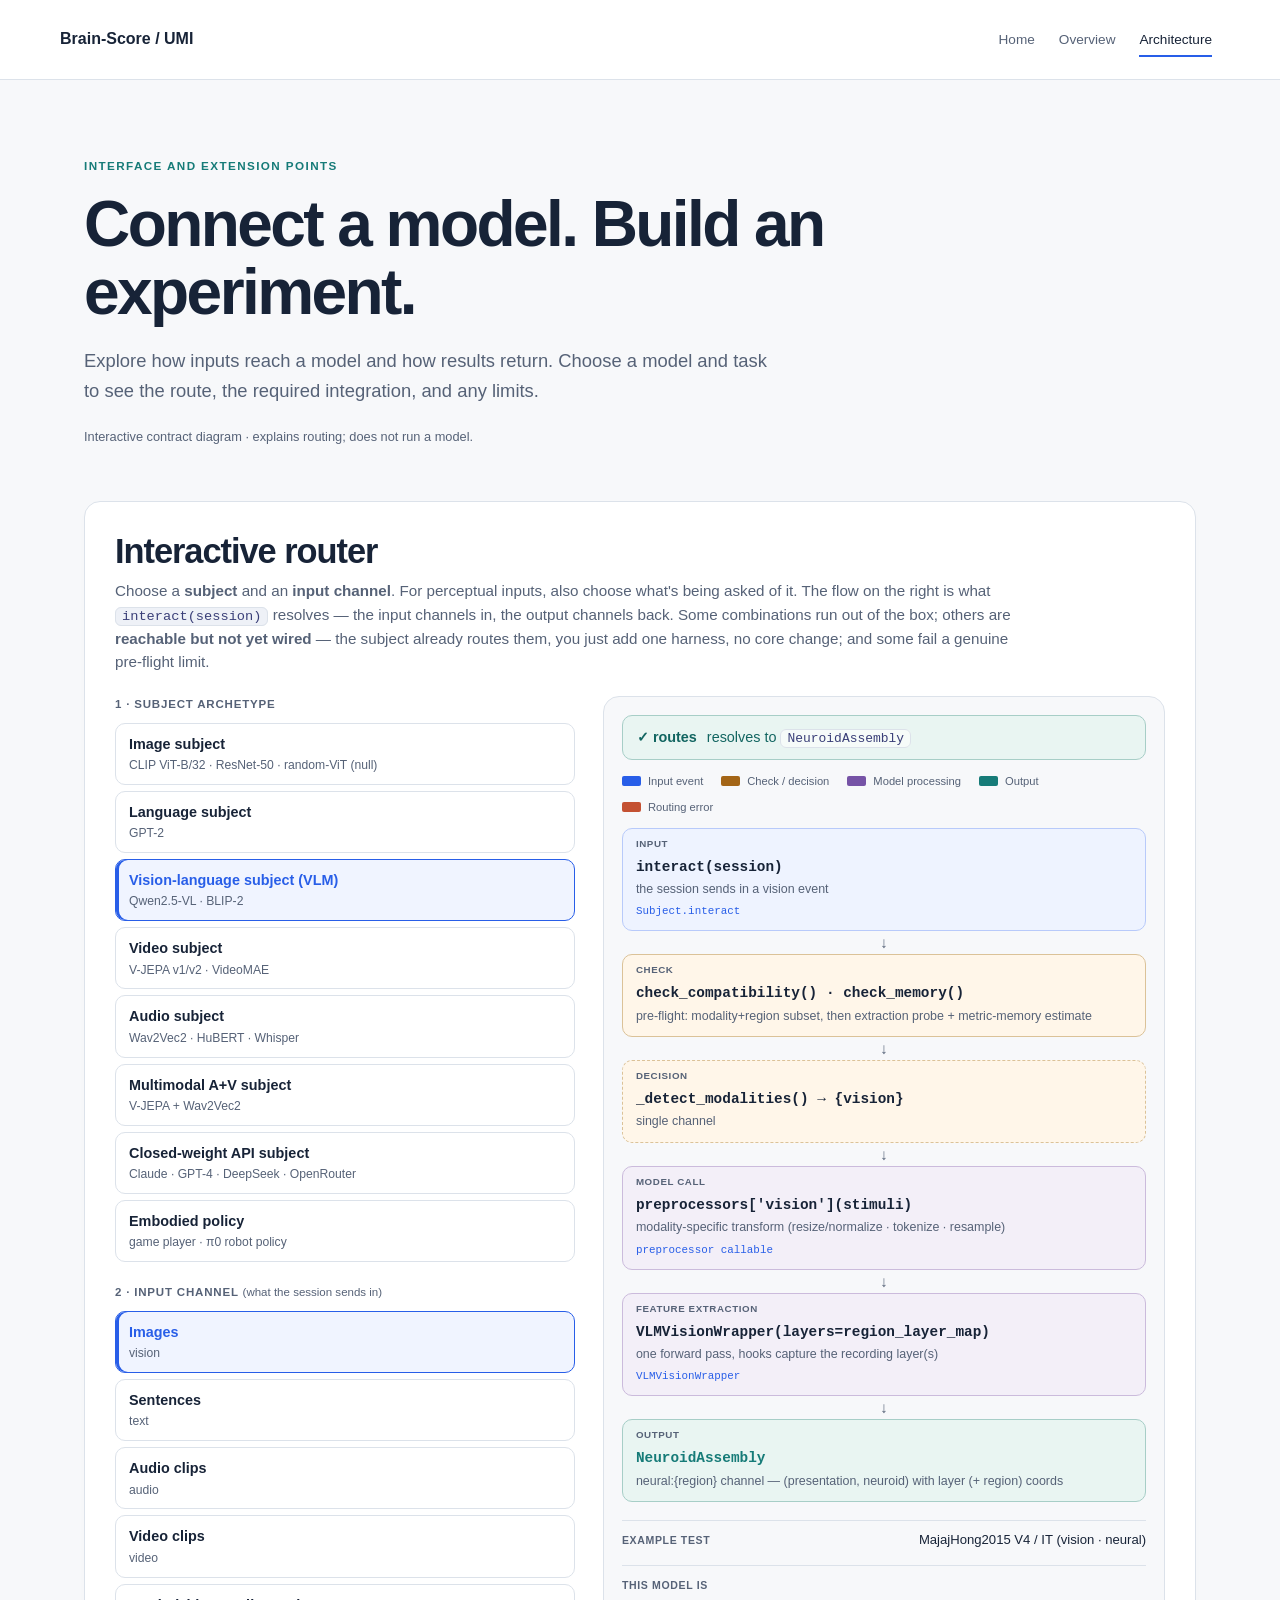
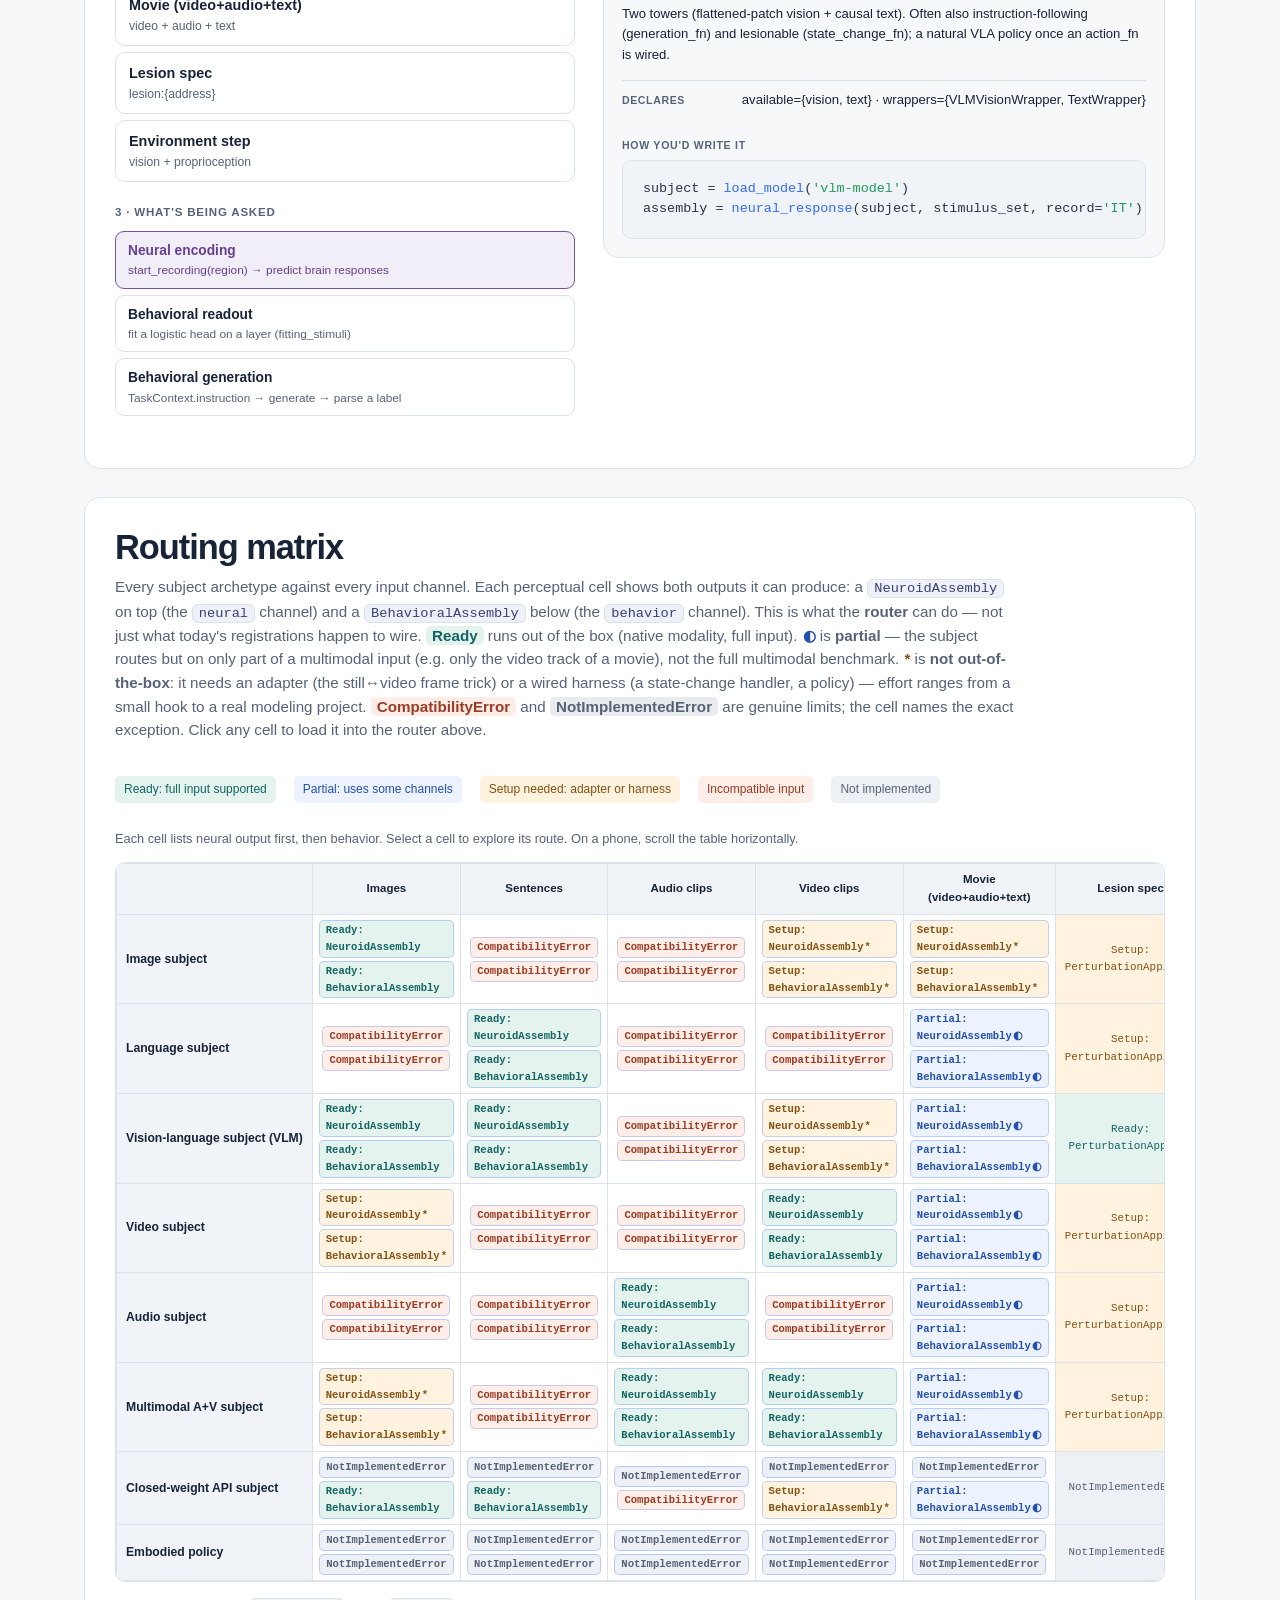
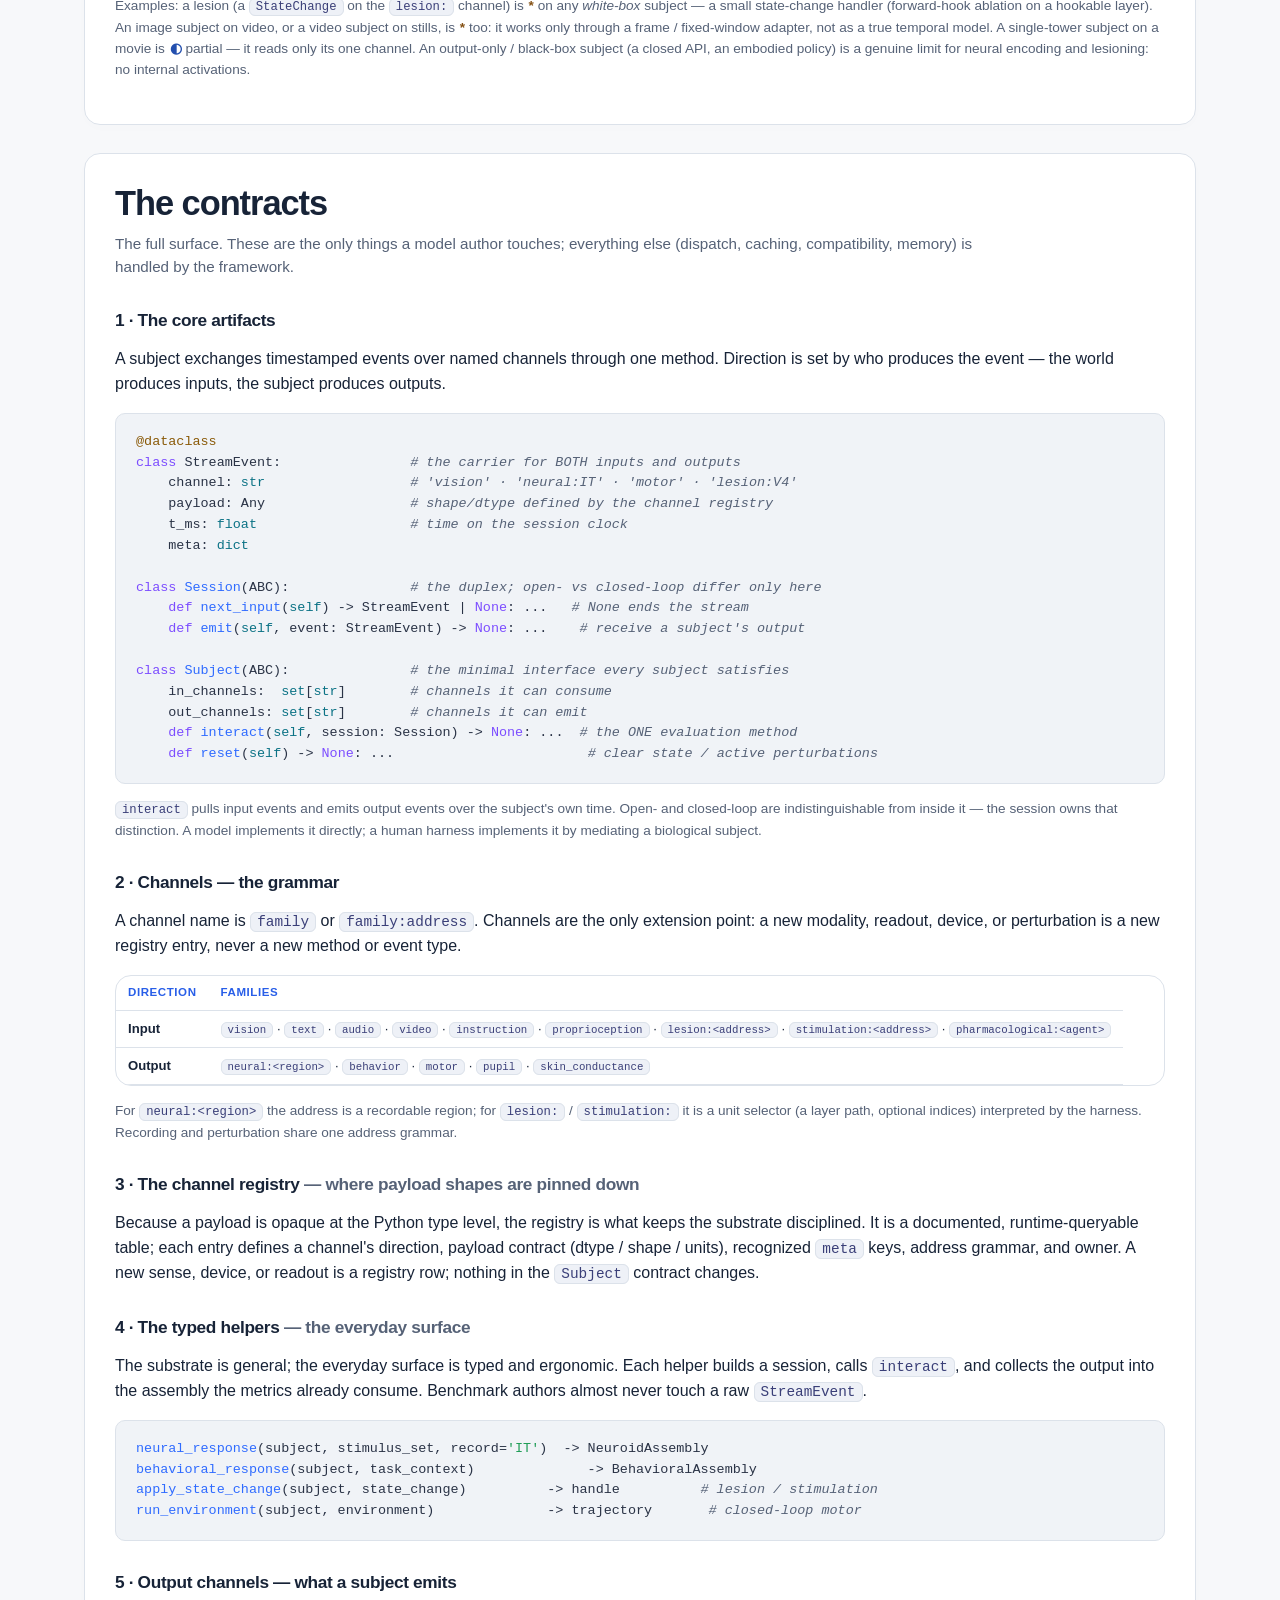
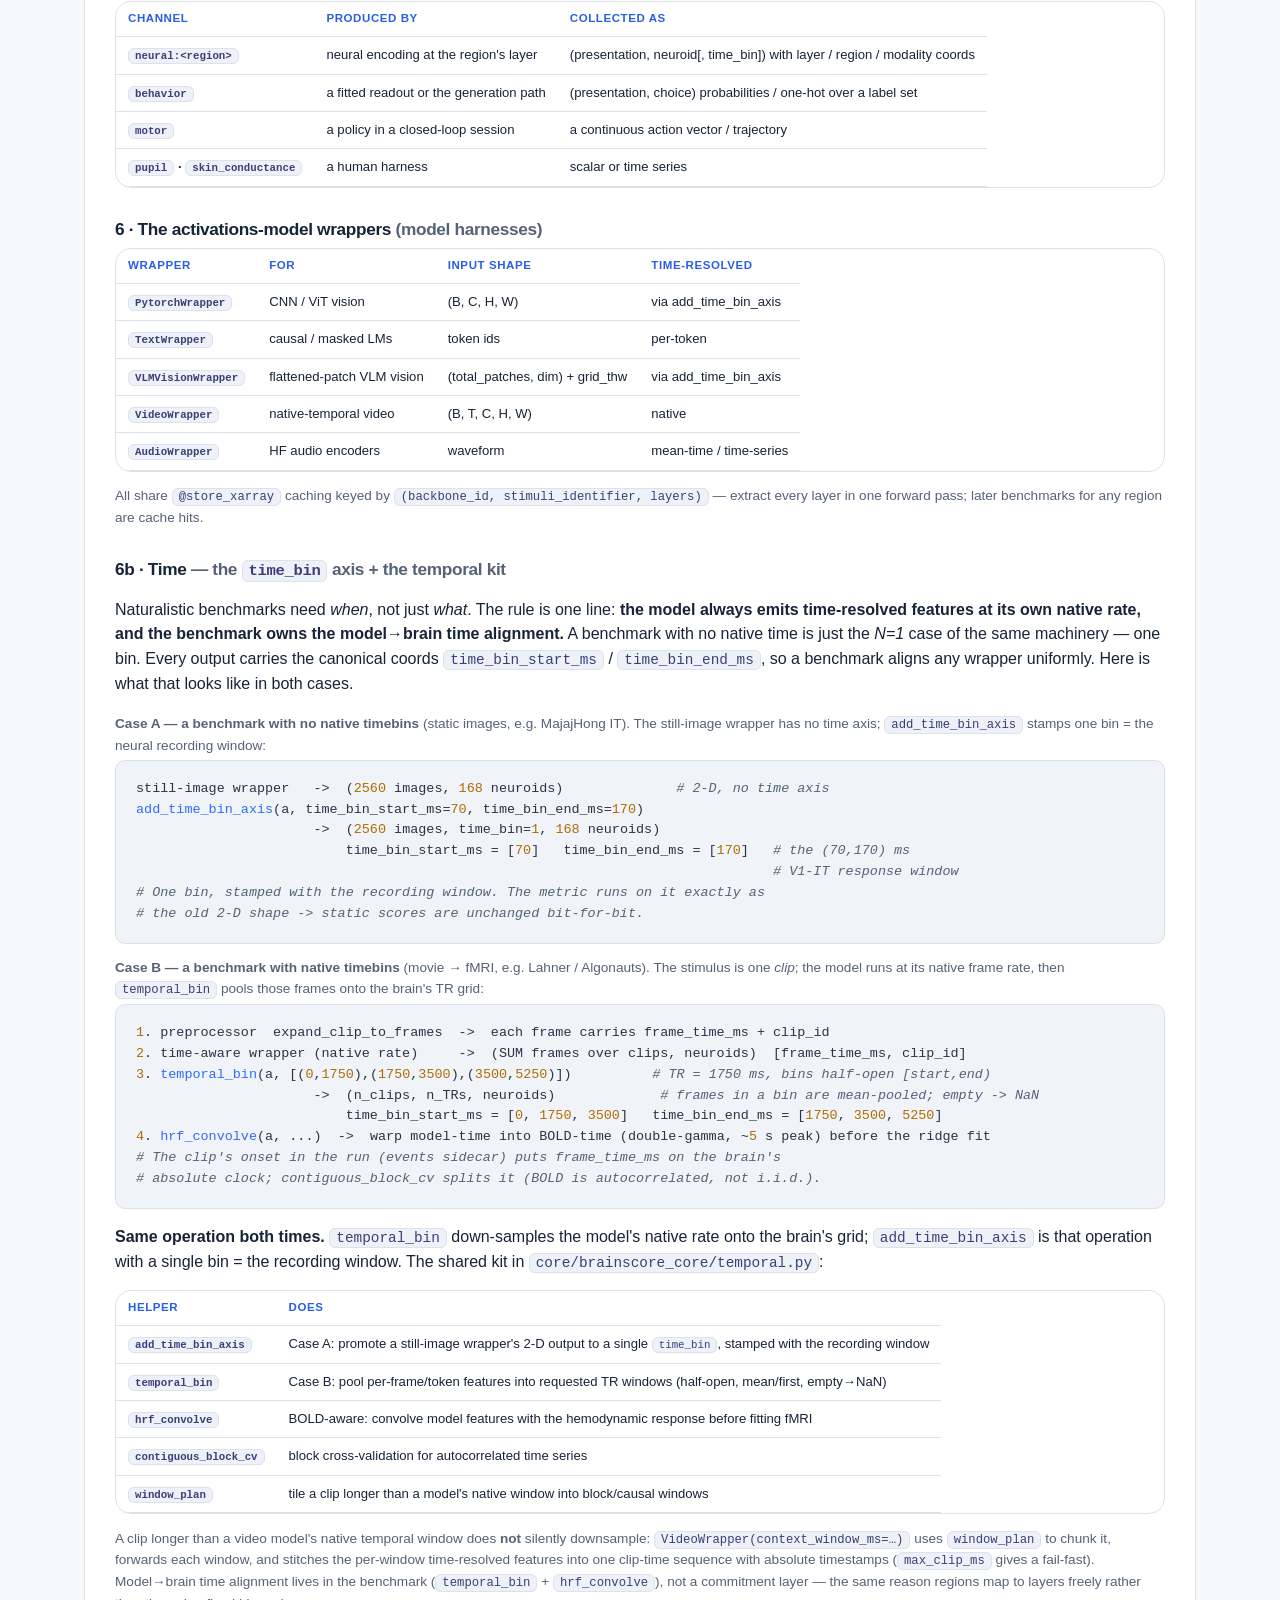
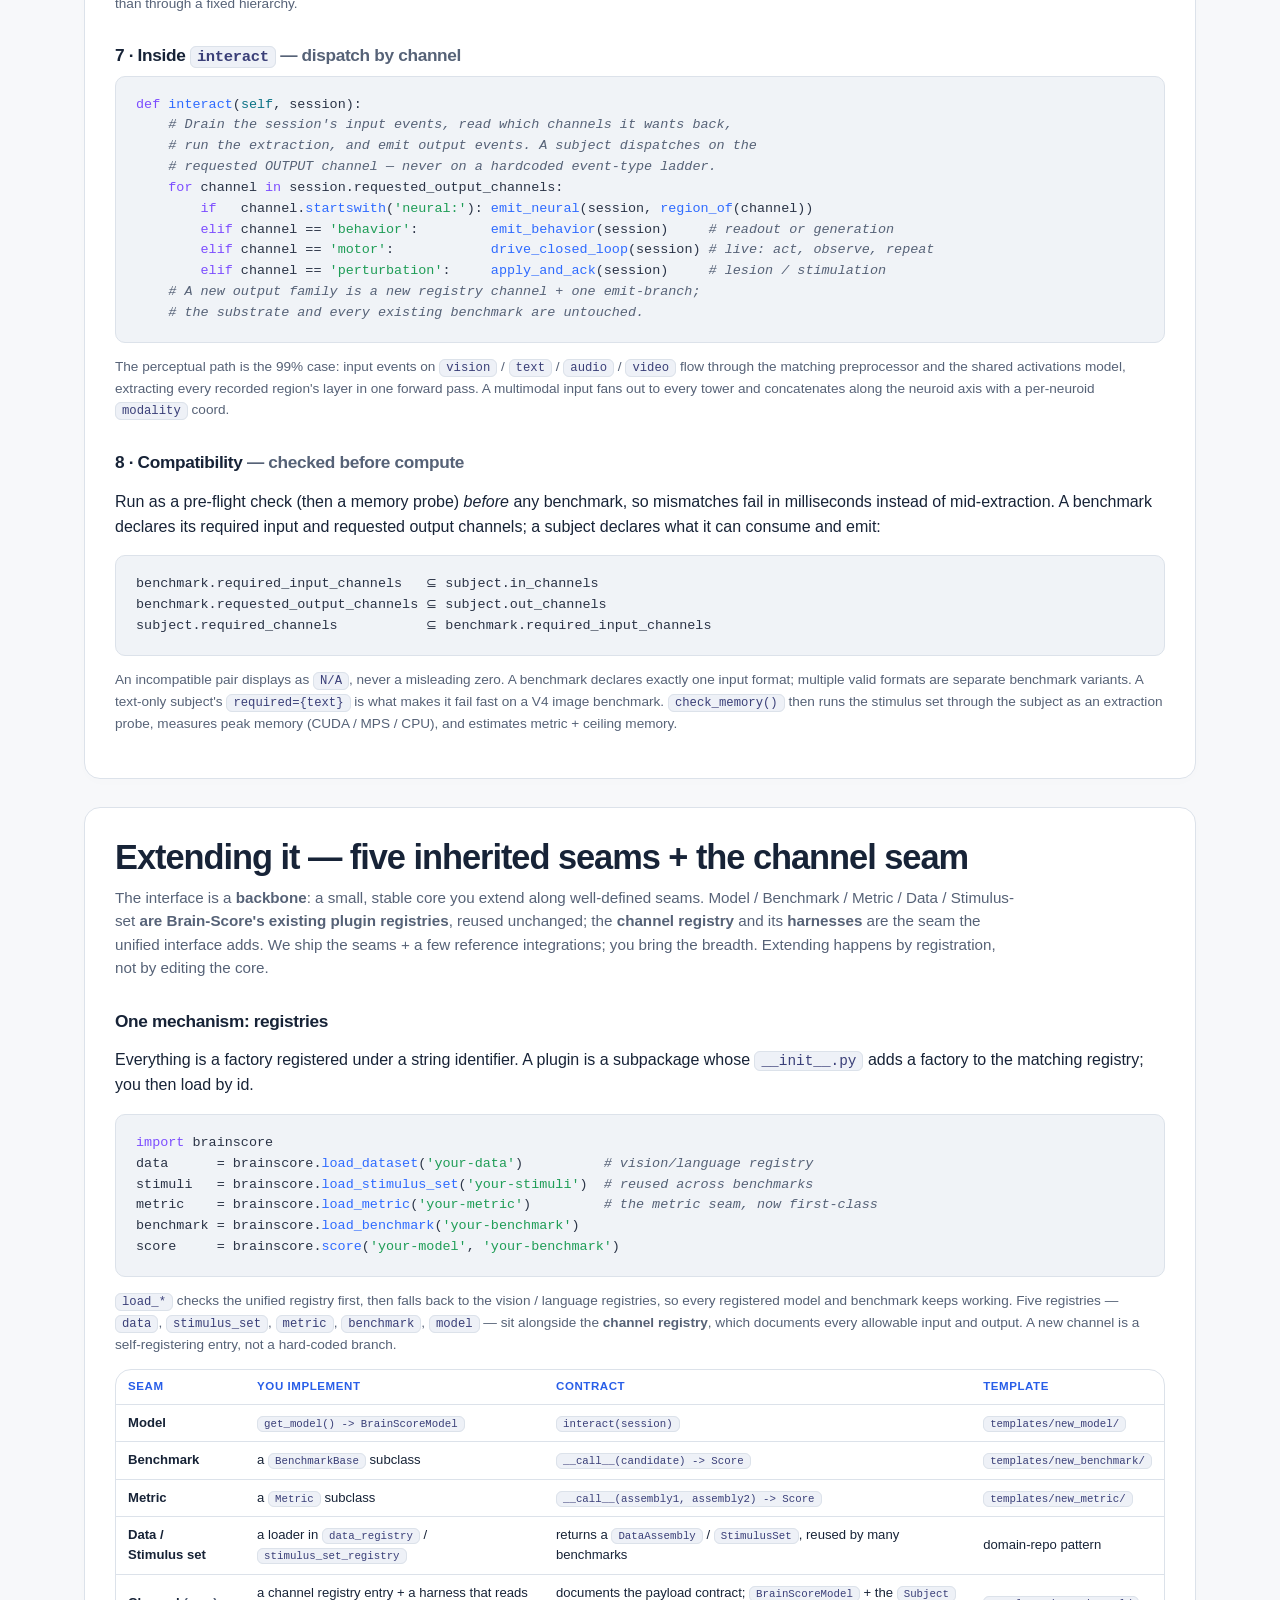
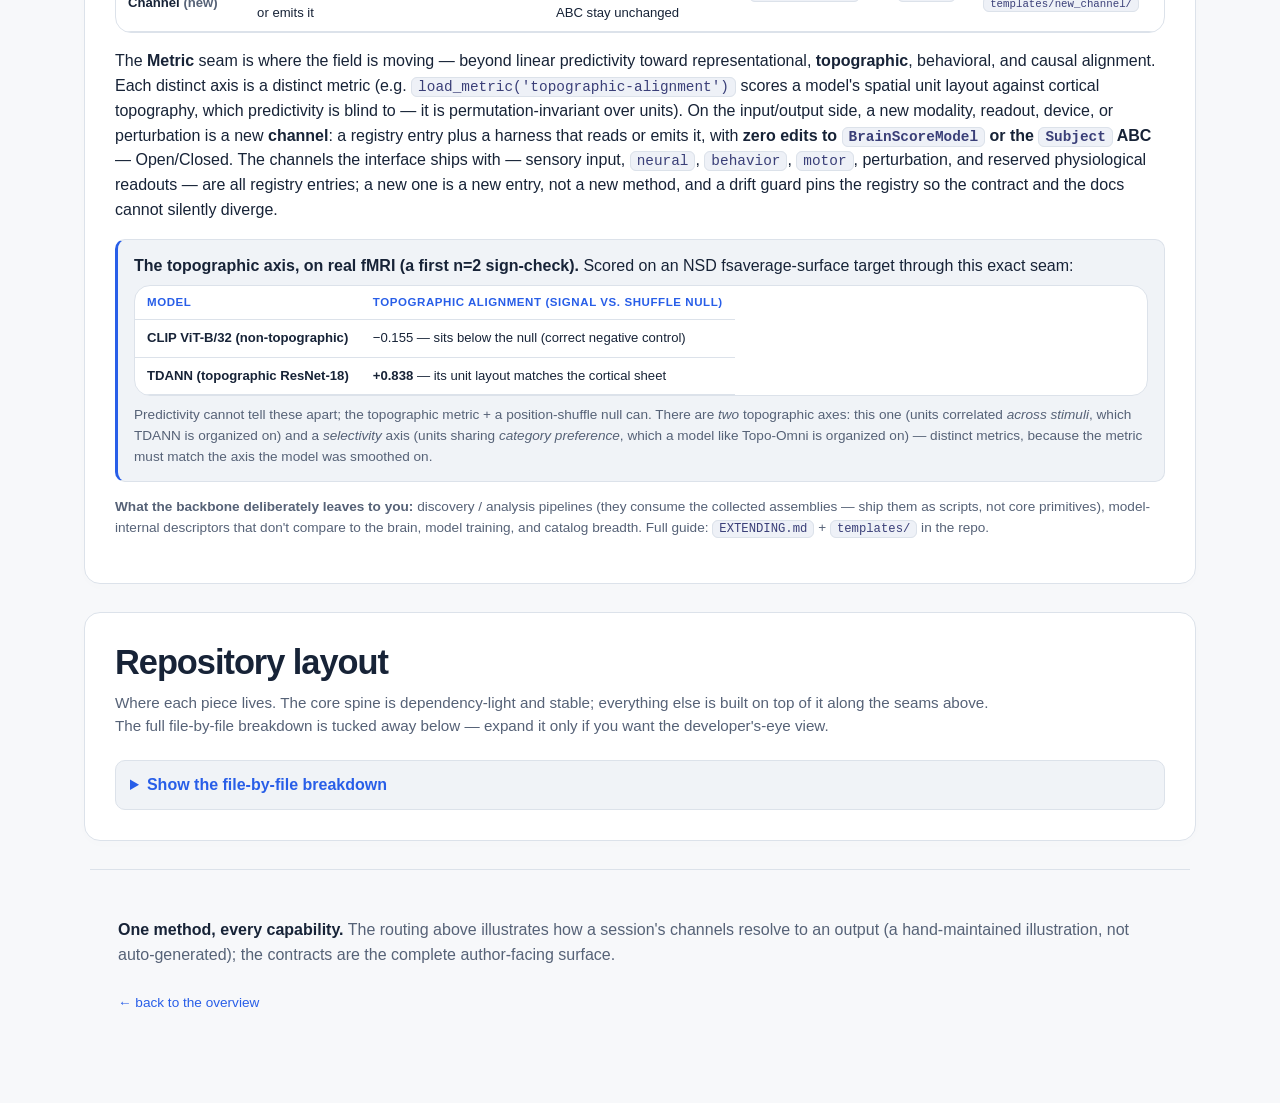
<file: UMI/architecture.html>
<!DOCTYPE html>
<html lang="en">
<head>
<meta charset="utf-8" />
<meta name="viewport" content="width=device-width, initial-scale=1" />
<title>Architecture · Brain-Score Unified Model Interface</title>
<link rel="stylesheet" href="style.css?v=20260916.1" />
<link rel="stylesheet" href="architecture.css?v=10" />
<link rel="stylesheet" href="theme.css?v=20260916.1">
</head>
<body class="arch-body">
<nav class="site-nav" aria-label="Main navigation">
  <a class="brand" href="index.html">Brain-Score / UMI</a>
  <div class="nav-actions">
    <a href="index.html">Home</a>
    <a href="overview.html">Overview</a>
    <a href="architecture.html" aria-current="page">Architecture</a>

  </div>
</nav>

<header class="hero arch-hero">
  <div class="hero-inner">
    <p class="eyebrow">Interface and extension points</p>
    <h1>Connect a model. Build an experiment.</h1>
    <p class="sub">Explore how inputs reach a model and how results return. Choose a model and task to see the route, the required integration, and any limits.</p>
    <p class="diagram-note">Interactive contract diagram · explains routing; does not run a model.</p>
  </div>
</header>

<main class="arch-main">

  <!-- ============ interactive explorer ============ -->
  <section id="arch-explorer" class="arch-section">
    <h2>Interactive router</h2>
    <p class="lead">Choose a <b>subject</b> and an <b>input channel</b>. For perceptual
      inputs, also choose what's being asked of it. The flow on the right is what
      <code>interact(session)</code> resolves — the input channels in, the output channels back.
      Some combinations run out of the box; others are <b>reachable but not yet wired</b> — the
      subject already routes them, you just add one harness, no core change; and some fail a genuine
      pre-flight limit.</p>

    <div class="arch-explorer-grid">
      <div class="arch-controls">
        <div class="ctrl-group">
          <div class="ctrl-label">1 · Subject archetype</div>
          <div class="arch-chips" id="arch-models"></div>
        </div>
        <div class="ctrl-group">
          <div class="ctrl-label">2 · Input channel <span class="muted">(what the session sends in)</span></div>
          <div class="arch-chips" id="arch-inputs"></div>
        </div>
        <div class="ctrl-group" id="arch-taskrow">
          <div class="ctrl-label">3 · What's being asked</div>
          <div class="arch-tasks" id="arch-tasks"></div>
          <label class="arch-multi" id="arch-multi">
            <input type="checkbox" id="arch-multi-cb" />
            <span><b>multiple input channels</b> — fan out to every supported tower</span>
          </label>
        </div>
      </div>

      <div class="arch-output">
        <div class="arch-verdict" id="arch-verdict"></div>
        <div class="figure-key flow-key" aria-label="Routing diagram legend">
          <span><i class="key-swatch" style="--key-color:#285ee8"></i>Input event</span>
          <span><i class="key-swatch" style="--key-color:#a36516"></i>Check / decision</span>
          <span><i class="key-swatch" style="--key-color:#7653a6"></i>Model processing</span>
          <span><i class="key-swatch" style="--key-color:#167b78"></i>Output</span>
          <span><i class="key-swatch" style="--key-color:#c45132"></i>Routing error</span>
        </div>
        <div class="arch-flow" id="arch-flow"></div>
        <div class="arch-metabox" id="arch-meta"></div>
        <div class="arch-codebox">
          <div class="codebox-head">how you'd write it</div>
          <pre class="code"><code id="arch-code"></code></pre>
        </div>
      </div>
    </div>
  </section>

  <!-- ============ routing matrix ============ -->
  <section class="arch-section alt">
    <h2>Routing matrix</h2>
    <p class="lead">Every subject archetype against every input channel. Each perceptual cell shows both
      outputs it can produce: a <code>NeuroidAssembly</code> on top (the <code>neural</code> channel) and a
      <code>BehavioralAssembly</code> below (the <code>behavior</code> channel). This is what the <b>router</b> can do — not just what today's
      registrations happen to wire. <b class="mtx-key ok">Ready</b> runs out of the box (native modality, full input).
      <span class="mtx-part">◐</span> is <b>partial</b> — the subject routes but on only part of a
      multimodal input (e.g. only the video track of a movie), not the full multimodal benchmark.
      <span class="mtx-star">*</span> is <b>not out-of-the-box</b>: it needs an adapter (the
      still↔video frame trick) or a wired harness (a state-change handler, a policy) — effort ranges from a small hook to a real modeling project.
      <b class="mtx-key compat">CompatibilityError</b> and
      <b class="mtx-key na">NotImplementedError</b> are genuine limits; the cell names the
      exact exception. Click any cell to load it into the router above.</p>
    <div class="figure-key matrix-key" aria-label="Routing matrix legend">
      <span class="cm-ok">Ready: full input supported</span><span class="cm-partial">Partial: uses some channels</span>
      <span class="cm-optin">Setup needed: adapter or harness</span><span class="cm-compat">Incompatible input</span>
      <span class="cm-na">Not implemented</span>
    </div>
    <p class="diagram-note">Each cell lists neural output first, then behavior. Select a cell to explore its route. On a phone, scroll the table horizontally.</p>
    <div class="arch-matrix-wrap" id="arch-matrix" tabindex="0" aria-label="Routing matrix, scroll horizontally"></div>
    <p class="muted small">Examples: a lesion (a <code>StateChange</code> on the <code>lesion:</code> channel) is <span class="mtx-star">*</span> on any
      <i>white-box</i> subject — a small state-change handler (forward-hook ablation on a hookable
      layer). An image subject on video, or a video subject on stills, is <span class="mtx-star">*</span> too:
      it works only through a frame / fixed-window adapter, not as a true temporal model. A single-tower
      subject on a movie is <span class="mtx-part">◐</span> partial — it reads only its one channel. An
      output-only / black-box subject (a closed API, an embodied policy) is a genuine limit for neural
      encoding and lesioning: no internal activations.</p>
  </section>

  <!-- ============ static contract reference ============ -->
  <section class="arch-section">
    <h2>The contracts</h2>
    <p class="lead">The full surface. These are the only things a model author touches; everything
      else (dispatch, caching, compatibility, memory) is handled by the framework.</p>

    <h3>1 · The core artifacts</h3>
    <p>A subject exchanges timestamped events over named channels through one method. Direction is set
      by who produces the event — the world produces inputs, the subject produces outputs.</p>
    <pre class="code"><code>@dataclass
class StreamEvent:                # the carrier for BOTH inputs and outputs
    channel: str                  # 'vision' · 'neural:IT' · 'motor' · 'lesion:V4'
    payload: Any                  # shape/dtype defined by the channel registry
    t_ms: float                   # time on the session clock
    meta: dict

class Session(ABC):               # the duplex; open- vs closed-loop differ only here
    def next_input(self) -&gt; StreamEvent | None: ...   # None ends the stream
    def emit(self, event: StreamEvent) -&gt; None: ...    # receive a subject's output

class Subject(ABC):               # the minimal interface every subject satisfies
    in_channels:  set[str]        # channels it can consume
    out_channels: set[str]        # channels it can emit
    def interact(self, session: Session) -&gt; None: ...  # the ONE evaluation method
    def reset(self) -&gt; None: ...                        # clear state / active perturbations</code></pre>
    <p class="muted small"><code>interact</code> pulls input events and emits output events over the
      subject's own time. Open- and closed-loop are indistinguishable from inside it — the session owns
      that distinction. A model implements it directly; a human harness implements it by mediating a
      biological subject.</p>

    <h3>2 · Channels — the grammar</h3>
    <p>A channel name is <code>family</code> or <code>family:address</code>. Channels are the only
      extension point: a new modality, readout, device, or perturbation is a new registry entry,
      never a new method or event type.</p>
    <table class="paths-table arch-ref-table">
      <tr><th>Direction</th><th>Families</th></tr>
      <tr><td><b>Input</b></td><td><code>vision</code> · <code>text</code> · <code>audio</code> · <code>video</code> · <code>instruction</code> · <code>proprioception</code> · <code>lesion:&lt;address&gt;</code> · <code>stimulation:&lt;address&gt;</code> · <code>pharmacological:&lt;agent&gt;</code></td></tr>
      <tr><td><b>Output</b></td><td><code>neural:&lt;region&gt;</code> · <code>behavior</code> · <code>motor</code> · <code>pupil</code> · <code>skin_conductance</code></td></tr>
    </table>
    <p class="muted small">For <code>neural:&lt;region&gt;</code> the address is a recordable region; for
      <code>lesion:</code> / <code>stimulation:</code> it is a unit selector (a layer path, optional
      indices) interpreted by the harness. Recording and perturbation share one address grammar.</p>

    <h3>3 · The channel registry <span class="muted">— where payload shapes are pinned down</span></h3>
    <p>Because a payload is opaque at the Python type level, the registry is what keeps the substrate
      disciplined. It is a documented, runtime-queryable table; each entry defines a channel's
      direction, payload contract (dtype / shape / units), recognized <code>meta</code> keys, address
      grammar, and owner. A new sense, device, or readout is a registry row; nothing in the <code>Subject</code>
      contract changes.</p>

    <h3>4 · The typed helpers <span class="muted">— the everyday surface</span></h3>
    <p>The substrate is general; the everyday surface is typed and ergonomic. Each helper builds a
      session, calls <code>interact</code>, and collects the output into the assembly the metrics
      already consume. Benchmark authors almost never touch a raw <code>StreamEvent</code>.</p>
    <pre class="code"><code>neural_response(subject, stimulus_set, record='IT')  -&gt; NeuroidAssembly
behavioral_response(subject, task_context)              -&gt; BehavioralAssembly
apply_state_change(subject, state_change)          -&gt; handle          # lesion / stimulation
run_environment(subject, environment)              -&gt; trajectory       # closed-loop motor</code></pre>

    <h3>5 · Output channels — what a subject emits</h3>
    <table class="paths-table arch-ref-table">
      <tr><th>Channel</th><th>Produced by</th><th>Collected as</th></tr>
      <tr><td><code>neural:&lt;region&gt;</code></td><td>neural encoding at the region's layer</td><td>(presentation, neuroid[, time_bin]) with layer / region / modality coords</td></tr>
      <tr><td><code>behavior</code></td><td>a fitted readout or the generation path</td><td>(presentation, choice) probabilities / one-hot over a label set</td></tr>
      <tr><td><code>motor</code></td><td>a policy in a closed-loop session</td><td>a continuous action vector / trajectory</td></tr>
      <tr><td><code>pupil</code> · <code>skin_conductance</code></td><td>a human harness</td><td>scalar or time series</td></tr>
    </table>

    <h3>6 · The activations-model wrappers <span class="muted">(model harnesses)</span></h3>
    <table class="paths-table arch-ref-table">
      <tr><th>Wrapper</th><th>For</th><th>Input shape</th><th>Time-resolved</th></tr>
      <tr><td><code>PytorchWrapper</code></td><td>CNN / ViT vision</td><td>(B, C, H, W)</td><td>via add_time_bin_axis</td></tr>
      <tr><td><code>TextWrapper</code></td><td>causal / masked LMs</td><td>token ids</td><td>per-token</td></tr>
      <tr><td><code>VLMVisionWrapper</code></td><td>flattened-patch VLM vision</td><td>(total_patches, dim) + grid_thw</td><td>via add_time_bin_axis</td></tr>
      <tr><td><code>VideoWrapper</code></td><td>native-temporal video</td><td>(B, T, C, H, W)</td><td>native</td></tr>
      <tr><td><code>AudioWrapper</code></td><td>HF audio encoders</td><td>waveform</td><td>mean-time / time-series</td></tr>
    </table>
    <p class="muted small">All share <code>@store_xarray</code> caching keyed by
      <code>(backbone_id, stimuli_identifier, layers)</code> — extract every layer in one forward
      pass; later benchmarks for any region are cache hits.</p>

    <h3>6b · Time <span class="muted">— the <code>time_bin</code> axis + the temporal kit</span></h3>
    <p>Naturalistic benchmarks need <i>when</i>, not just <i>what</i>. The rule is one line: <b>the model
      always emits time-resolved features at its own native rate, and the benchmark owns the model&rarr;brain
      time alignment.</b> A benchmark with no native time is just the <i>N=1</i> case of the same machinery —
      one bin. Every output carries the canonical coords <code>time_bin_start_ms</code> /
      <code>time_bin_end_ms</code>, so a benchmark aligns any wrapper uniformly. Here is what that looks like
      in both cases.</p>

    <p class="muted small" style="margin-bottom:4px"><b>Case A — a benchmark with no native timebins</b>
      (static images, e.g. MajajHong IT). The still-image wrapper has no time axis;
      <code>add_time_bin_axis</code> stamps one bin = the neural recording window:</p>
    <pre class="code"><code>still-image wrapper   ->  (2560 images, 168 neuroids)              # 2-D, no time axis
add_time_bin_axis(a, time_bin_start_ms=70, time_bin_end_ms=170)
                      ->  (2560 images, time_bin=1, 168 neuroids)
                          time_bin_start_ms = [70]   time_bin_end_ms = [170]   # the (70,170) ms
                                                                               # V1-IT response window
# One bin, stamped with the recording window. The metric runs on it exactly as
# the old 2-D shape -> static scores are unchanged bit-for-bit.</code></pre>

    <p class="muted small" style="margin-bottom:4px"><b>Case B — a benchmark with native timebins</b>
      (movie &rarr; fMRI, e.g. Lahner / Algonauts). The stimulus is one <i>clip</i>; the model runs at its
      native frame rate, then <code>temporal_bin</code> pools those frames onto the brain's TR grid:</p>
    <pre class="code"><code>1. preprocessor  expand_clip_to_frames  ->  each frame carries frame_time_ms + clip_id
2. time-aware wrapper (native rate)     ->  (SUM frames over clips, neuroids)  [frame_time_ms, clip_id]
3. temporal_bin(a, [(0,1750),(1750,3500),(3500,5250)])          # TR = 1750 ms, bins half-open [start,end)
                      ->  (n_clips, n_TRs, neuroids)             # frames in a bin are mean-pooled; empty -> NaN
                          time_bin_start_ms = [0, 1750, 3500]   time_bin_end_ms = [1750, 3500, 5250]
4. hrf_convolve(a, ...)  ->  warp model-time into BOLD-time (double-gamma, ~5 s peak) before the ridge fit
# The clip's onset in the run (events sidecar) puts frame_time_ms on the brain's
# absolute clock; contiguous_block_cv splits it (BOLD is autocorrelated, not i.i.d.).</code></pre>

    <p><b>Same operation both times.</b> <code>temporal_bin</code> down-samples the model's native rate onto
      the brain's grid; <code>add_time_bin_axis</code> is that operation with a single bin = the recording
      window. The shared kit in <code>core/brainscore_core/temporal.py</code>:</p>
    <table class="paths-table arch-ref-table">
      <tr><th>Helper</th><th>Does</th></tr>
      <tr><td><code>add_time_bin_axis</code></td><td>Case A: promote a still-image wrapper's 2-D output to a single <code>time_bin</code>, stamped with the recording window</td></tr>
      <tr><td><code>temporal_bin</code></td><td>Case B: pool per-frame/token features into requested TR windows (half-open, mean/first, empty&rarr;NaN)</td></tr>
      <tr><td><code>hrf_convolve</code></td><td>BOLD-aware: convolve model features with the hemodynamic response before fitting fMRI</td></tr>
      <tr><td><code>contiguous_block_cv</code></td><td>block cross-validation for autocorrelated time series</td></tr>
      <tr><td><code>window_plan</code></td><td>tile a clip longer than a model's native window into block/causal windows</td></tr>
    </table>
    <p class="muted small">A clip longer than a video model's native temporal window does <b>not</b> silently
      downsample: <code>VideoWrapper(context_window_ms=…)</code> uses <code>window_plan</code> to chunk it,
      forwards each window, and stitches the per-window time-resolved features into one clip-time sequence
      with absolute timestamps (<code>max_clip_ms</code> gives a fail-fast). Model&rarr;brain time alignment lives
      in the benchmark (<code>temporal_bin</code> + <code>hrf_convolve</code>), not a commitment layer —
      the same reason regions map to layers freely rather than through a fixed hierarchy.</p>

    <h3>7 · Inside <code>interact</code> <span class="muted">— dispatch by channel</span></h3>
    <pre class="code"><code>def interact(self, session):
    # Drain the session's input events, read which channels it wants back,
    # run the extraction, and emit output events. A subject dispatches on the
    # requested OUTPUT channel — never on a hardcoded event-type ladder.
    for channel in session.requested_output_channels:
        if   channel.startswith('neural:'): emit_neural(session, region_of(channel))
        elif channel == 'behavior':         emit_behavior(session)     # readout or generation
        elif channel == 'motor':            drive_closed_loop(session) # live: act, observe, repeat
        elif channel == 'perturbation':     apply_and_ack(session)     # lesion / stimulation
    # A new output family is a new registry channel + one emit-branch;
    # the substrate and every existing benchmark are untouched.</code></pre>
    <p class="muted small">The perceptual path is the 99% case: input events on <code>vision</code> /
      <code>text</code> / <code>audio</code> / <code>video</code> flow through the matching preprocessor
      and the shared activations model, extracting every recorded region's layer in one forward pass. A
      multimodal input fans out to every tower and concatenates along the neuroid axis with a per-neuroid
      <code>modality</code> coord.</p>

    <h3>8 · Compatibility <span class="muted">— checked before compute</span></h3>
    <p>Run as a pre-flight check (then a memory probe) <i>before</i> any benchmark, so mismatches
      fail in milliseconds instead of mid-extraction. A benchmark declares its required input and
      requested output channels; a subject declares what it can consume and emit:</p>
    <pre class="code"><code>benchmark.required_input_channels   ⊆ subject.in_channels
benchmark.requested_output_channels ⊆ subject.out_channels
subject.required_channels           ⊆ benchmark.required_input_channels</code></pre>
    <p class="muted small">An incompatible pair displays as <code>N/A</code>, never a misleading zero.
      A benchmark declares exactly one input format; multiple valid formats are separate benchmark
      variants. A text-only subject's <code>required={text}</code> is what makes it fail fast on a V4
      image benchmark. <code>check_memory()</code> then runs the stimulus set through the subject as an
      extraction probe, measures peak memory (CUDA / MPS / CPU), and estimates metric + ceiling memory.</p>
  </section>

  <!-- ============ how you extend it ============ -->
  <section class="arch-section alt">
    <h2>Extending it — five inherited seams + the channel seam</h2>
    <p class="lead">The interface is a <b>backbone</b>: a small, stable core you extend along well-defined
      seams. Model / Benchmark / Metric / Data / Stimulus-set <b>are Brain-Score's existing plugin
      registries</b>, reused unchanged; the <b>channel registry</b> and its <b>harnesses</b> are the seam
      the unified interface adds. We ship the seams + a few reference integrations; you bring the breadth.
      Extending happens by registration, not by editing the core.</p>

    <h3>One mechanism: registries</h3>
    <p>Everything is a factory registered under a string identifier. A plugin is a subpackage whose
      <code>__init__.py</code> adds a factory to the matching registry; you then load by id.</p>
    <pre class="code"><code>import brainscore
data      = brainscore.load_dataset('your-data')          # vision/language registry
stimuli   = brainscore.load_stimulus_set('your-stimuli')  # reused across benchmarks
metric    = brainscore.load_metric('your-metric')         # the metric seam, now first-class
benchmark = brainscore.load_benchmark('your-benchmark')
score     = brainscore.score('your-model', 'your-benchmark')</code></pre>
    <p class="muted small"><code>load_*</code> checks the unified registry first, then falls back to
      the vision / language registries, so every registered model and benchmark keeps working. Five
      registries — <code>data</code>, <code>stimulus_set</code>, <code>metric</code>,
      <code>benchmark</code>, <code>model</code> — sit alongside the <b>channel registry</b>, which
      documents every allowable input and output. A new channel is a self-registering entry, not a
      hard-coded branch.</p>

    <table class="paths-table arch-ref-table">
      <tr><th>Seam</th><th>You implement</th><th>Contract</th><th>Template</th></tr>
      <tr><td><b>Model</b></td><td><code>get_model() -&gt; BrainScoreModel</code></td><td><code>interact(session)</code></td><td><code>templates/new_model/</code></td></tr>
      <tr><td><b>Benchmark</b></td><td>a <code>BenchmarkBase</code> subclass</td><td><code>__call__(candidate) -&gt; Score</code></td><td><code>templates/new_benchmark/</code></td></tr>
      <tr><td><b>Metric</b></td><td>a <code>Metric</code> subclass</td><td><code>__call__(assembly1, assembly2) -&gt; Score</code></td><td><code>templates/new_metric/</code></td></tr>
      <tr><td><b>Data / Stimulus&nbsp;set</b></td><td>a loader in <code>data_registry</code> / <code>stimulus_set_registry</code></td><td>returns a <code>DataAssembly</code> / <code>StimulusSet</code>, reused by many benchmarks</td><td>domain-repo pattern</td></tr>
      <tr><td><b>Channel</b> <span class="muted">(new)</span></td><td>a channel registry entry + a harness that reads or emits it</td><td>documents the payload contract; <code>BrainScoreModel</code> + the <code>Subject</code> ABC stay unchanged</td><td><code>templates/new_channel/</code></td></tr>
    </table>

    <p>The <b>Metric</b> seam is where the field is moving — beyond linear predictivity toward
      representational, <b>topographic</b>, behavioral, and causal alignment. Each distinct axis is a
      distinct metric (e.g. <code>load_metric('topographic-alignment')</code> scores a model's spatial
      unit layout against cortical topography, which predictivity is blind to — it is permutation-invariant
      over units). On the input/output side, a new modality, readout, device, or perturbation is a new
      <b>channel</b>: a registry entry plus a harness that reads or emits it, with <b>zero edits to
      <code>BrainScoreModel</code> or the <code>Subject</code> ABC</b> — Open/Closed. The channels the
      interface ships with — sensory input, <code>neural</code>, <code>behavior</code>,
      <code>motor</code>, perturbation, and reserved physiological readouts — are all registry entries;
      a new one is a new entry, not a new method, and a drift guard pins the registry so the contract
      and the docs cannot silently diverge.</p>

    <div class="callout" style="border:1px solid var(--line);border-left:3px solid var(--accent);border-radius:10px;padding:14px 16px;margin:14px 0;background:var(--panel2)">
      <p style="margin:0 0 6px"><b>The topographic axis, on real fMRI (a first n=2 sign-check).</b> Scored on an NSD
      fsaverage-surface target through this exact seam:</p>
      <table class="paths-table arch-ref-table" style="margin:0">
        <tr><th>model</th><th>topographic alignment (signal vs. shuffle null)</th></tr>
        <tr><td>CLIP ViT-B/32 (non-topographic)</td><td>−0.155 — sits below the null (correct negative control)</td></tr>
        <tr><td><b>TDANN</b> (topographic ResNet-18)</td><td><b>+0.838</b> — its unit layout matches the cortical sheet</td></tr>
      </table>
      <p class="muted small" style="margin:8px 0 0">Predictivity cannot tell these apart; the topographic
      metric + a position-shuffle null can. There are <i>two</i> topographic axes: this one
      (units correlated <i>across stimuli</i>, which TDANN is organized on) and a <i>selectivity</i> axis
      (units sharing <i>category preference</i>, which a model like Topo-Omni is organized on) — distinct
      metrics, because the metric must match the axis the model was smoothed on.</p>
    </div>

    <p class="muted small"><b>What the backbone deliberately leaves to you:</b> discovery / analysis
      pipelines (they consume the collected assemblies — ship them as scripts, not core
      primitives), model-internal descriptors that don't compare to the brain, model training, and
      catalog breadth. Full guide: <code>EXTENDING.md</code> + <code>templates/</code> in the repo.</p>
  </section>

  <!-- ============ repository layout (collapsed by default) ============ -->
  <section class="arch-section">
    <h2>Repository layout</h2>
    <p class="lead">Where each piece lives. The core spine is dependency-light and stable; everything
      else is built on top of it along the seams above. The full file-by-file breakdown is tucked away
      below — expand it only if you want the developer's-eye view.</p>

    <details class="arch-files">
      <summary style="cursor:pointer;font-weight:600;padding:12px 14px;color:var(--accent);border:1px solid var(--line);border-radius:10px;background:var(--panel2);list-style:revert">
        Show the file-by-file breakdown
      </summary>

      <div style="margin-top:16px">
      <pre class="code arch-tree"><code>core/brainscore_core/                 # the interface spine — no heavy ML deps
├── model_interface.py                # Subject ABC · BrainScoreModel · interact() · event materializers
├── streaming.py                      # StreamEvent · Session · channel grammar
├── streaming_helpers.py              # neural_response / behavioral_response / apply_state_change / run_environment
├── compatibility.py                  # pre-flight channel check (fail fast)
├── memory.py                         # cross-platform CUDA/MPS/CPU memory probe
├── temporal.py                       # temporal_bin · hrf_convolve · contiguous_block_cv · window_plan
├── multimodal.py                     # MultimodalStimulusSet
├── behavior.py                       # ProbabilitiesClassifier (logistic readout head)
├── io_catalog.py                     # the channel registry (allowable I/O + payload contracts)
├── nulls.py                          # null-control baselines (the score floor)
└── metrics/                          # Score · Metric bases + canonical per-unit Pearson (numeric.py)

unified/brainscore/                   # everything built on the interface
├── __init__.py                       # load_model / load_benchmark / load_metric / load_dataset + registries
├── model_helpers/                    # the activations-model wrappers:
│   ├── text_wrapper.py               # language models
│   ├── vlm_vision_wrapper.py         # flattened-patch VLM vision (Qwen, LLaVA)
│   ├── video_wrapper.py              # native-temporal video + long-clip windowing
│   ├── audio_wrapper.py              # HF audio encoders (Wav2Vec2, Whisper)
│   ├── _device.py                    # shared CUDA→MPS→CPU selection
│   ├── api_behavioral.py             # closed API (Claude/GPT) → generation_fn
│   ├── local_vlm_policy.py           # local VLM/LM → game policy
│   └── policy_wrapper.py             # PolicyWrapper → embodied action_fn
├── benchmarks/
│   ├── lahner2024/                   # naturalistic video fMRI (GLM-beta · TR-resolved · A+V)
│   ├── algonauts2025/                # continuous movie fMRI (audio + video + text)
│   ├── roar_yeatman2021/             # lexical-decision reading test
│   ├── induced_dyslexia/             # causal ablation of word-form units
│   ├── grid_game/                    # embodied closed-loop game
│   ├── topographic/                  # spatial layout vs cortical topography
│   └── rajalingham2018_2afc/         # faithful 2-AFC match-to-sample
├── metrics/
│   ├── topographic.py                # two topographic-alignment metrics
│   └── direct_comparison.py          # per-unit r for whole-model→whole-brain encoders
├── tools/
│   ├── layer_mapping.py              # which layer best predicts which region
│   ├── auto_register.py              # inspect a model, scaffold a registration
│   └── banded_ridge.py               # shared ridge / banded-ridge (one α per modality)
├── harnesses/
│   ├── grid_game.py · gymnasium_harness.py  # closed-loop game drivers
│   ├── robotics.py                   # DROID-shaped EnvironmentStep builders
│   ├── multi_agent.py                # multi-agent rollout
│   └── human.py                      # human-as-subject
├── models/                           # one folder per registration: CLIP · Qwen2.5-VL · BLIP-2 · GPT-2 ·
│                                     # V-JEPA · VideoMAE · A+V combos · API + null-control baselines
├── visualization/                    # brain maps · ablation · scaling-curve · unit-selection plots
├── perturbation.py                   # builds the state_change_fn ablation closure
├── percept_window.py                 # reconstruct what the model ingested (&quot;what it saw&quot;)
├── activation_window.py              # capture activations during any loop
├── witness.py · witness_render.py    # record + render an interact() call for replay
├── topographic_support.py            # tissue-coord contract + NSD-surface staging
├── templates/                        # copy-to-start: new_model / benchmark / metric / channel
└── scripts/ · experiments/           # maintained drivers vs one-off research runs</code></pre>
      <p class="muted small">The core spine carries no heavy ML dependencies, so <code>import brainscore</code> stays light — torch / transformers / cv2 load only when a model is actually loaded. <code>PytorchWrapper</code> (CNN/ViT vision) is reused unchanged from the vision domain repo.</p>
      </div>
    </details>
  </section>

  <footer class="footer">
    <div><b>One method, every capability.</b> The routing above illustrates how a session's channels
      resolve to an output (a hand-maintained illustration, not auto-generated); the contracts are the
      complete author-facing surface.</div>
    <div class="muted small"><a href="overview.html">← back to the overview</a></div>
  </footer>
</main>

<script src="architecture.js?v=20260916.1"></script>
</body>
</html>
</file>
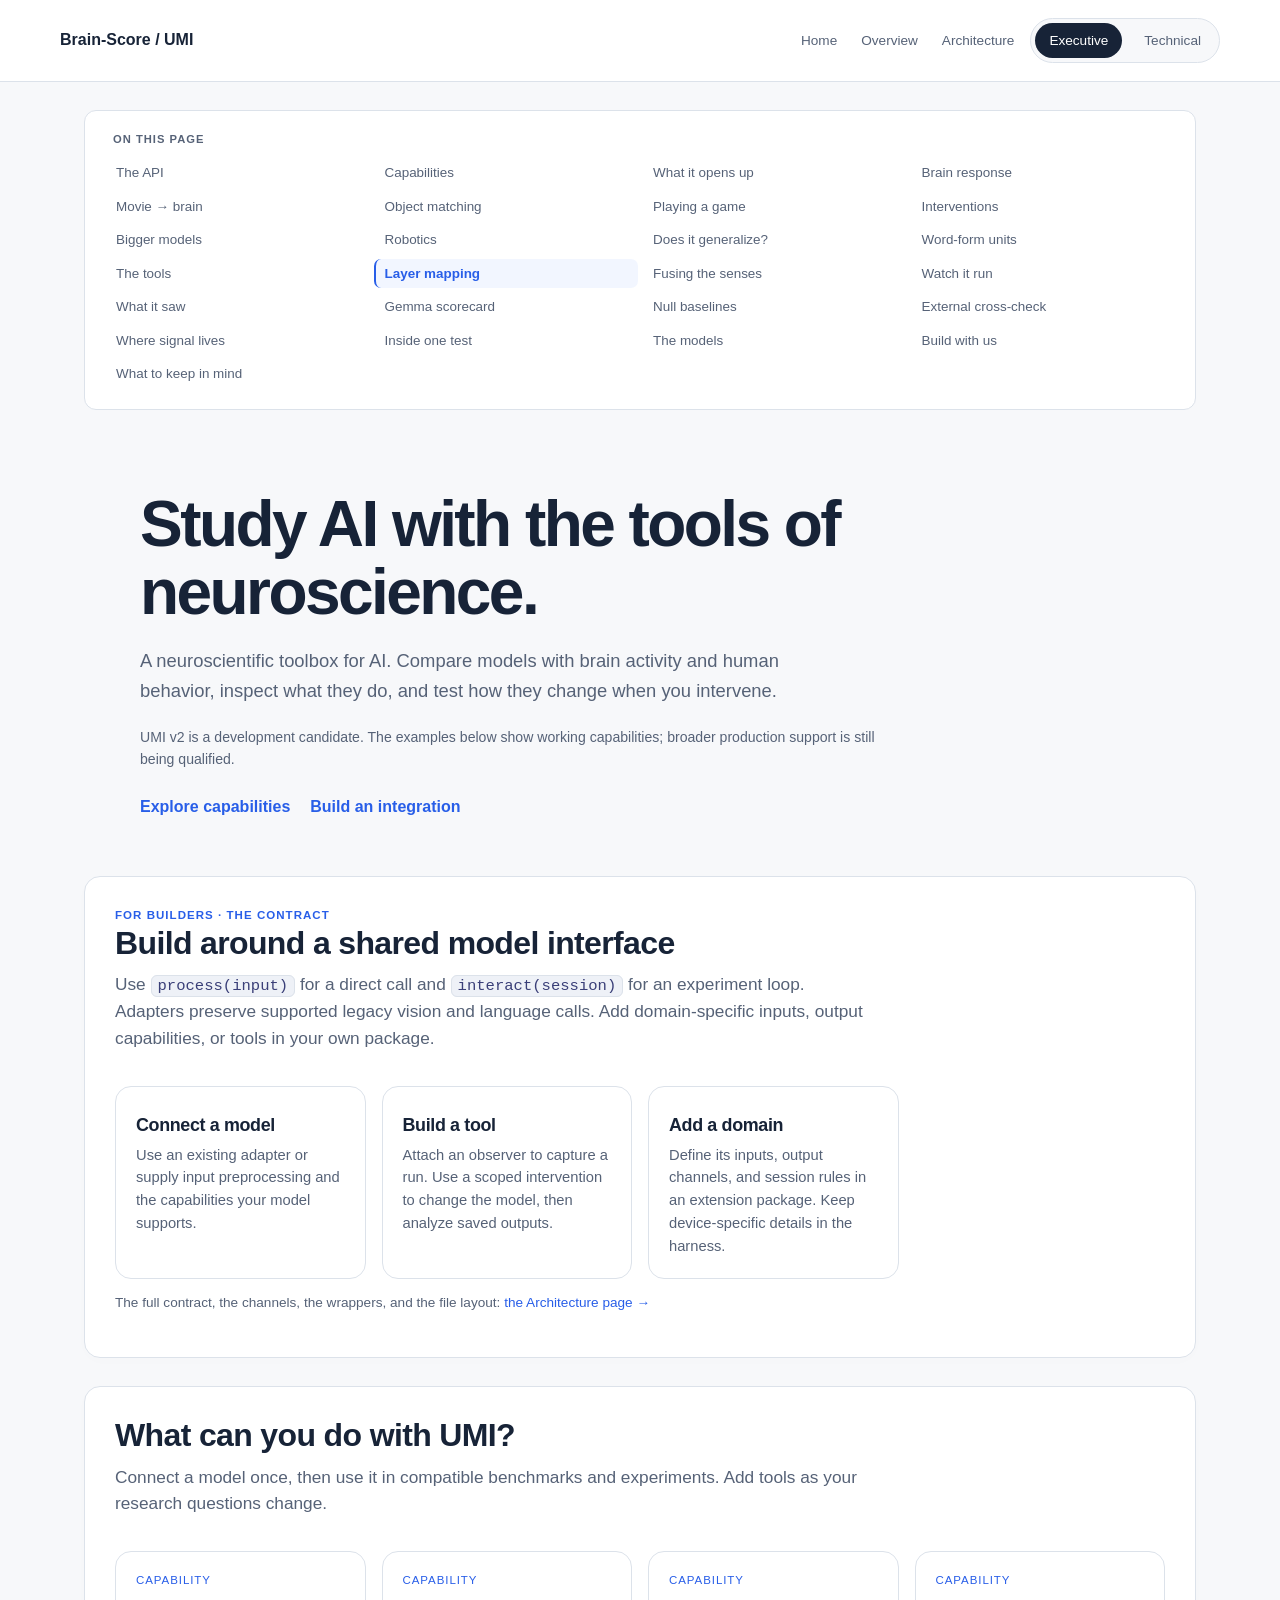
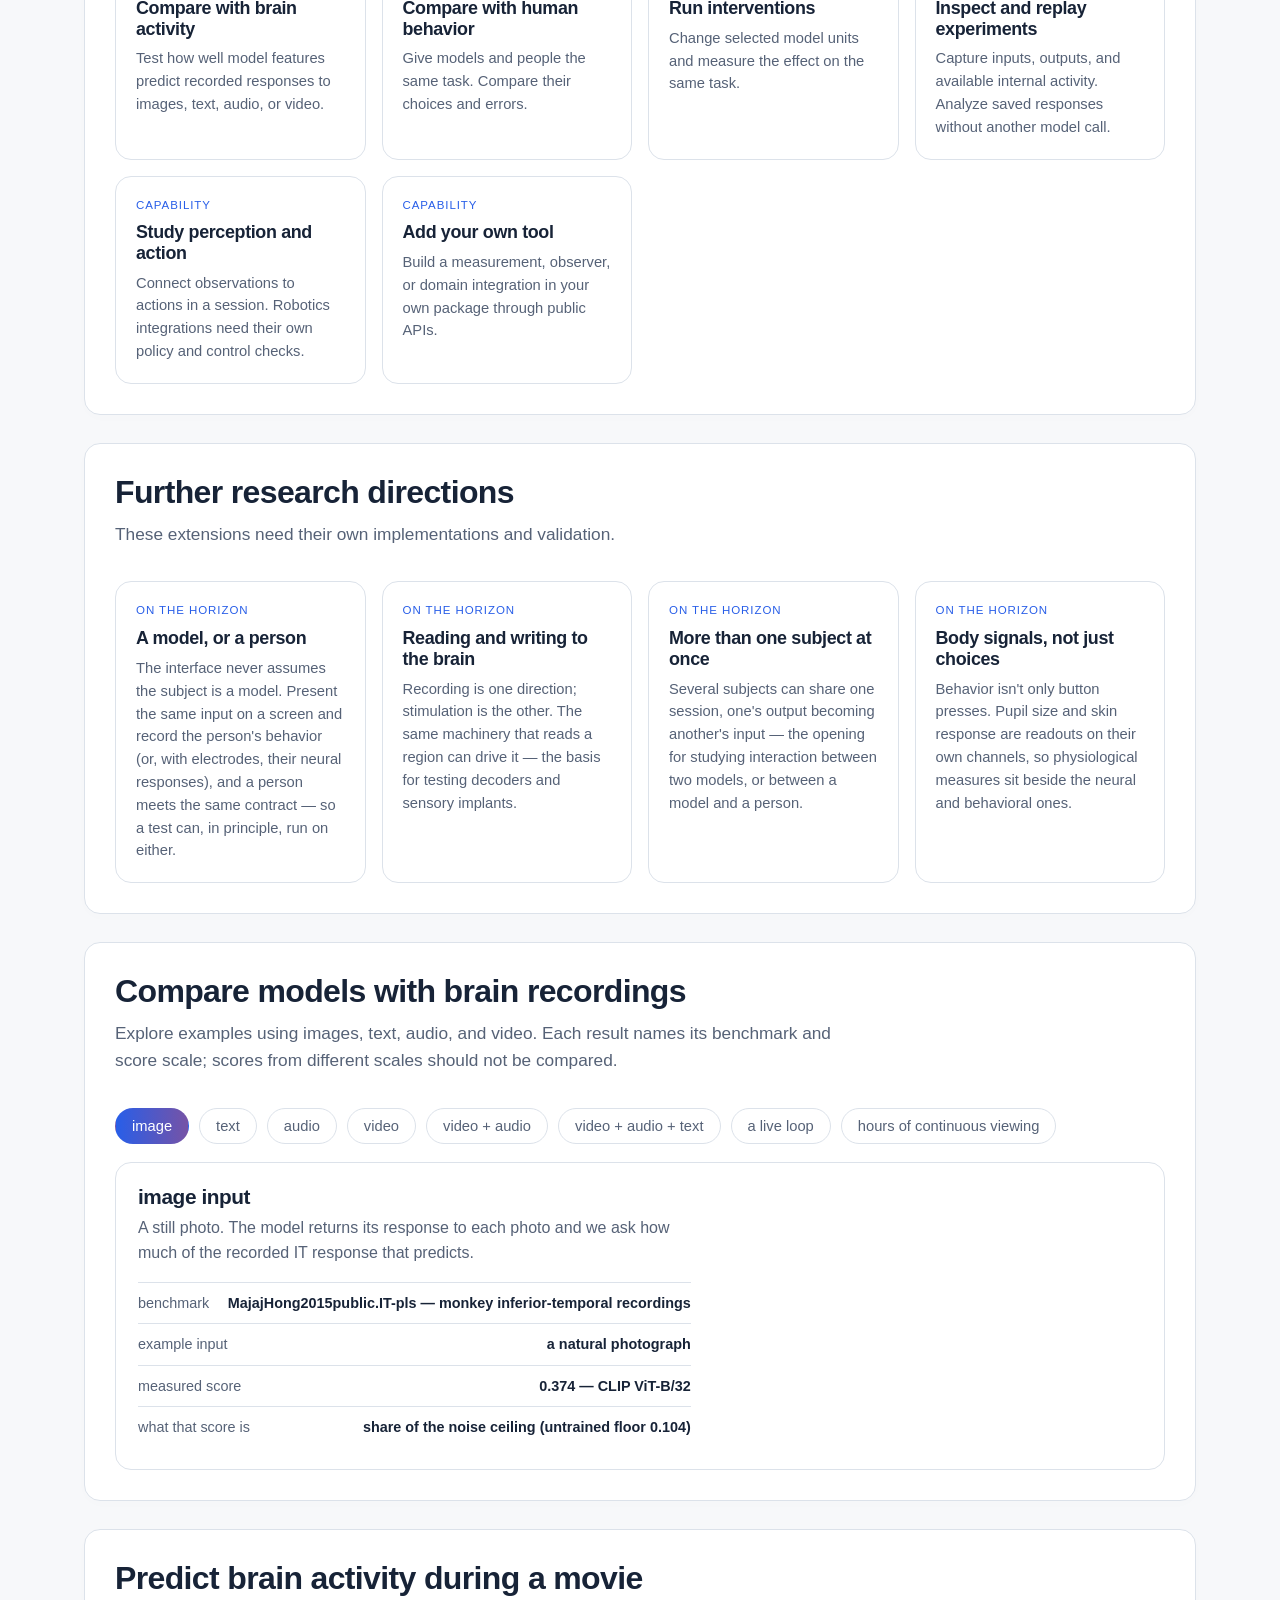
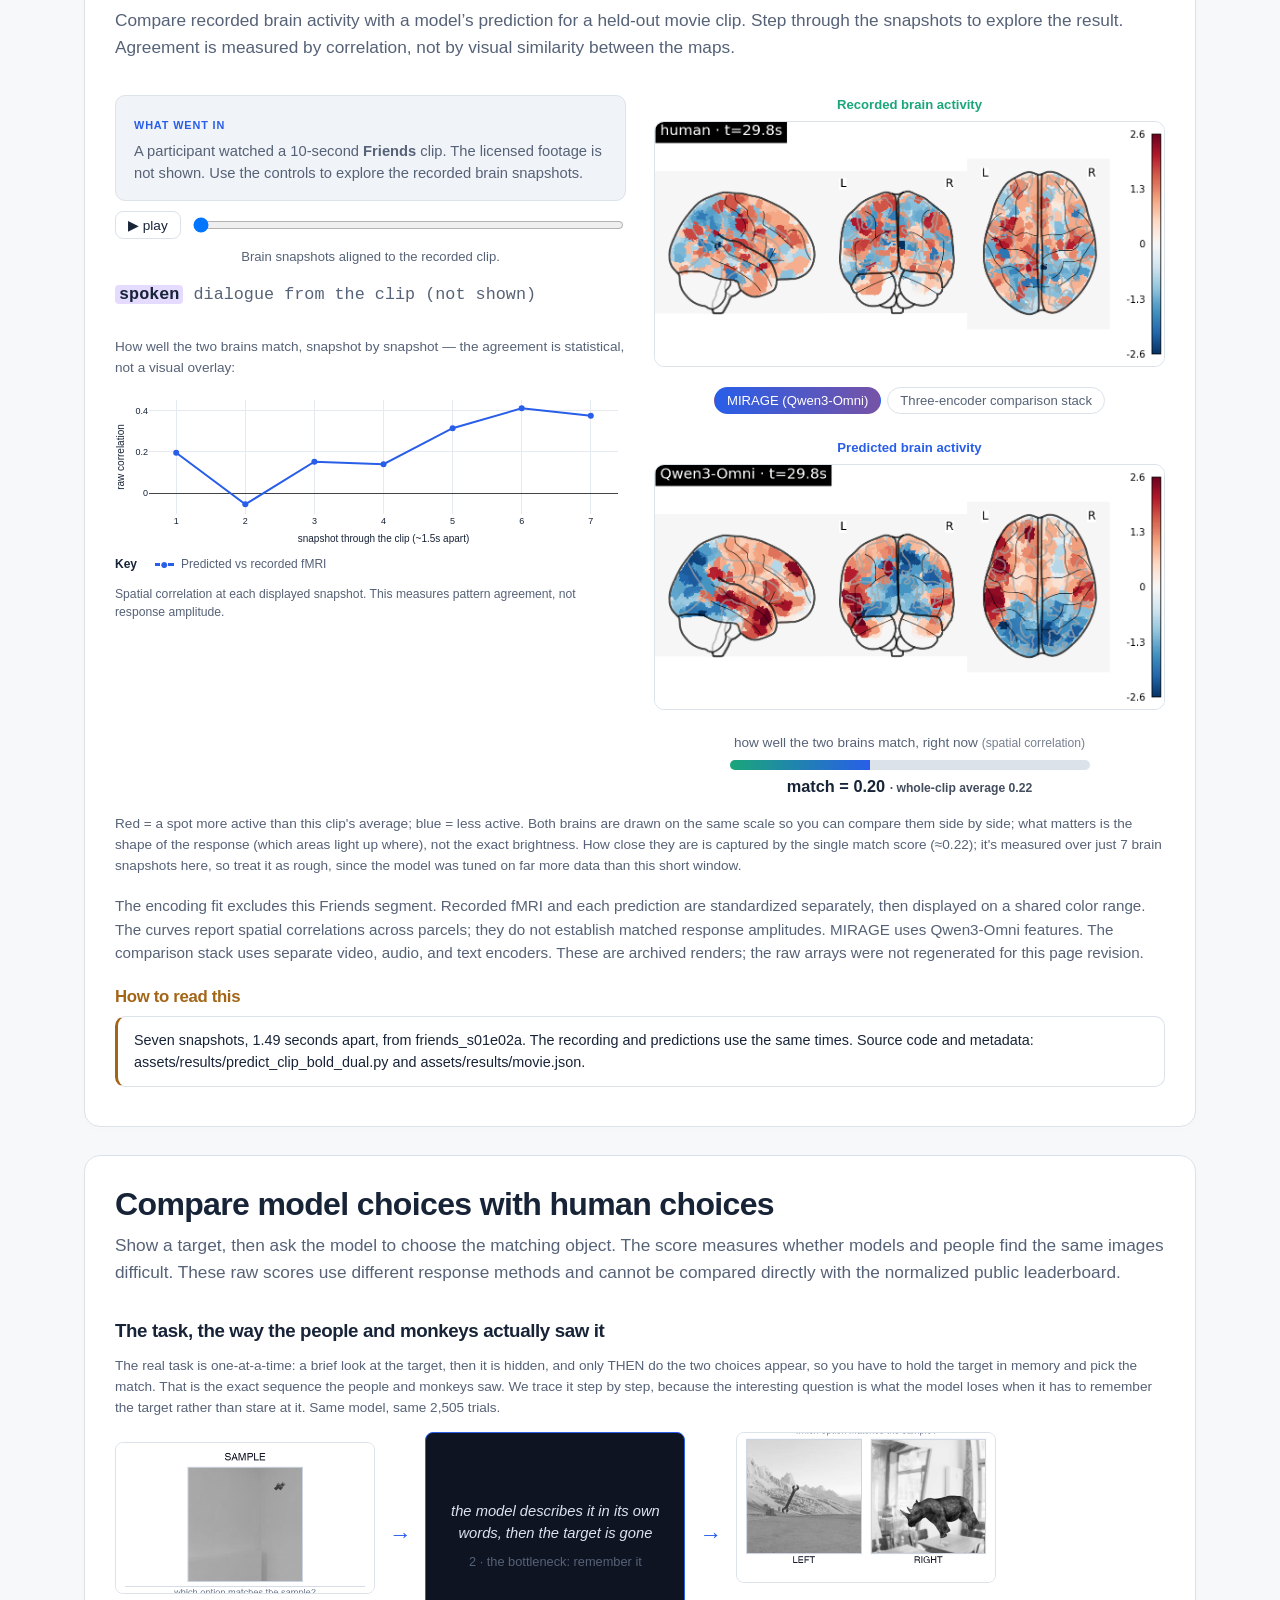
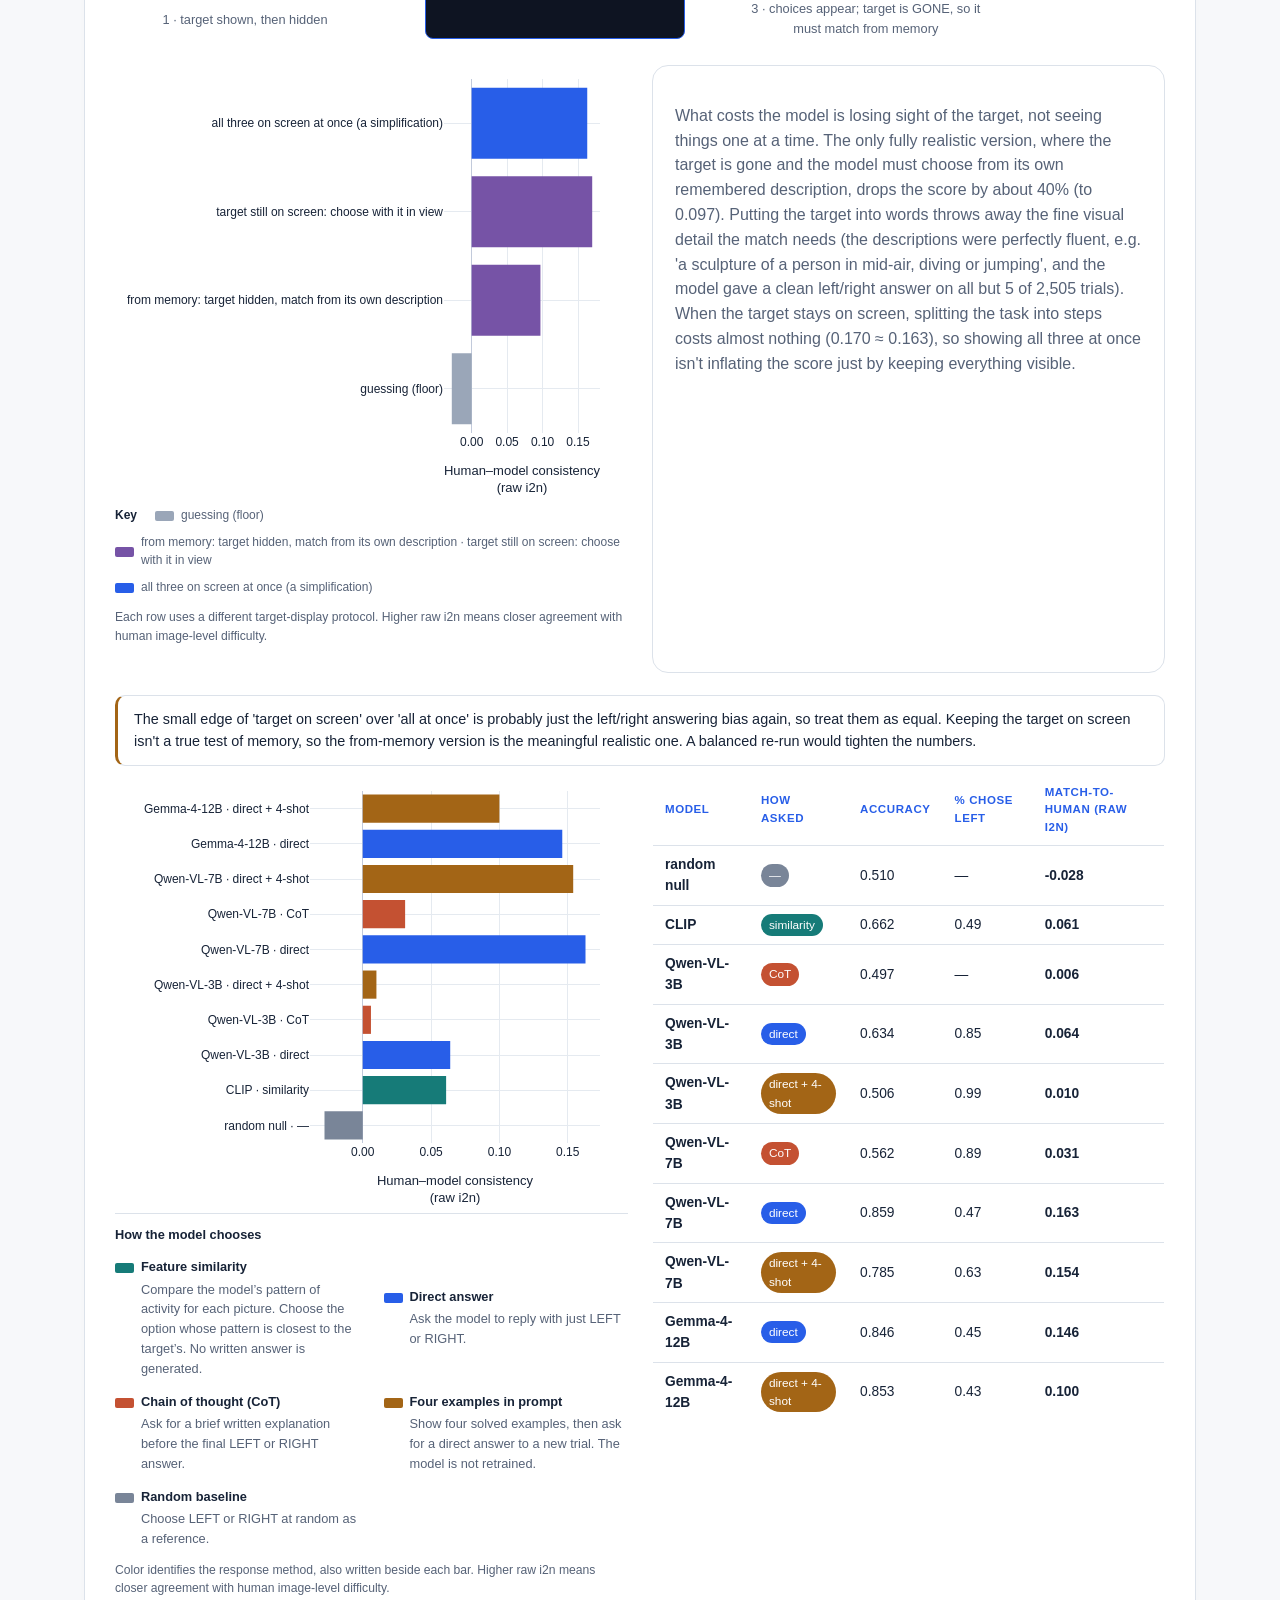
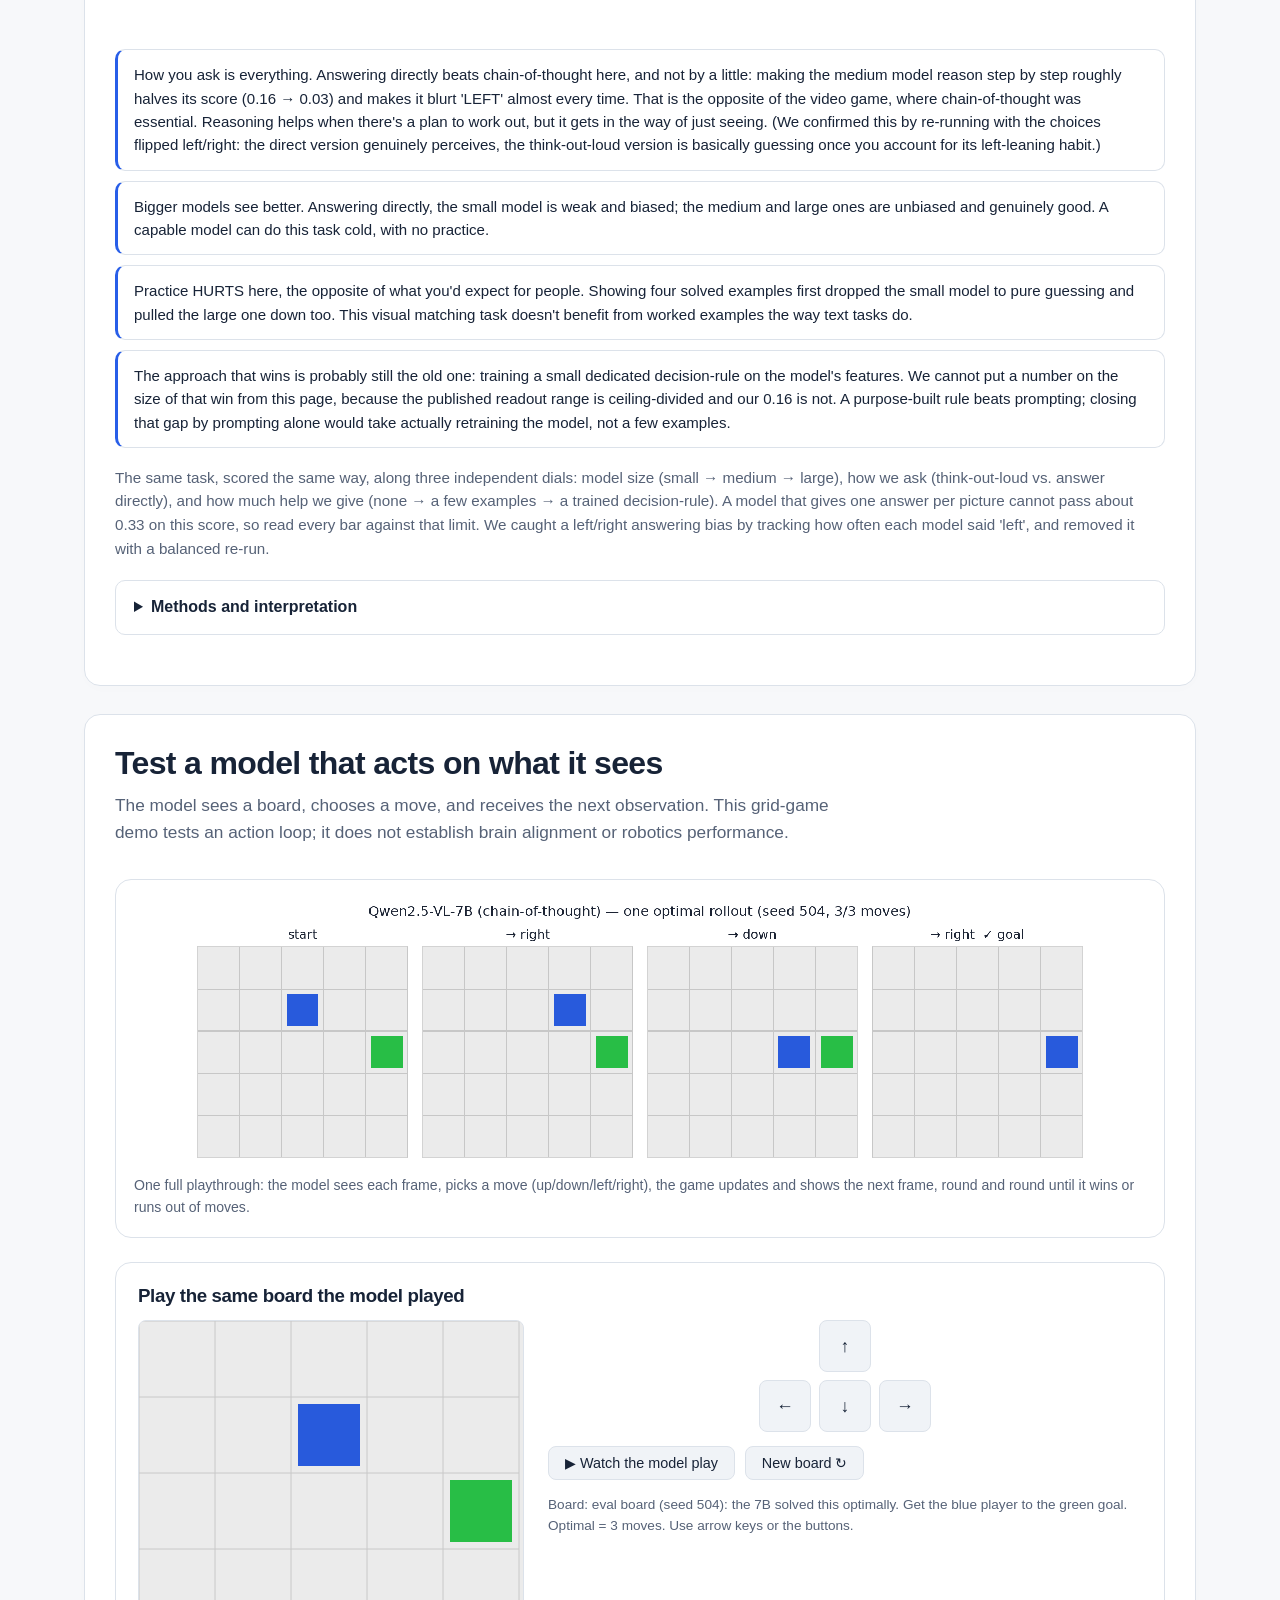
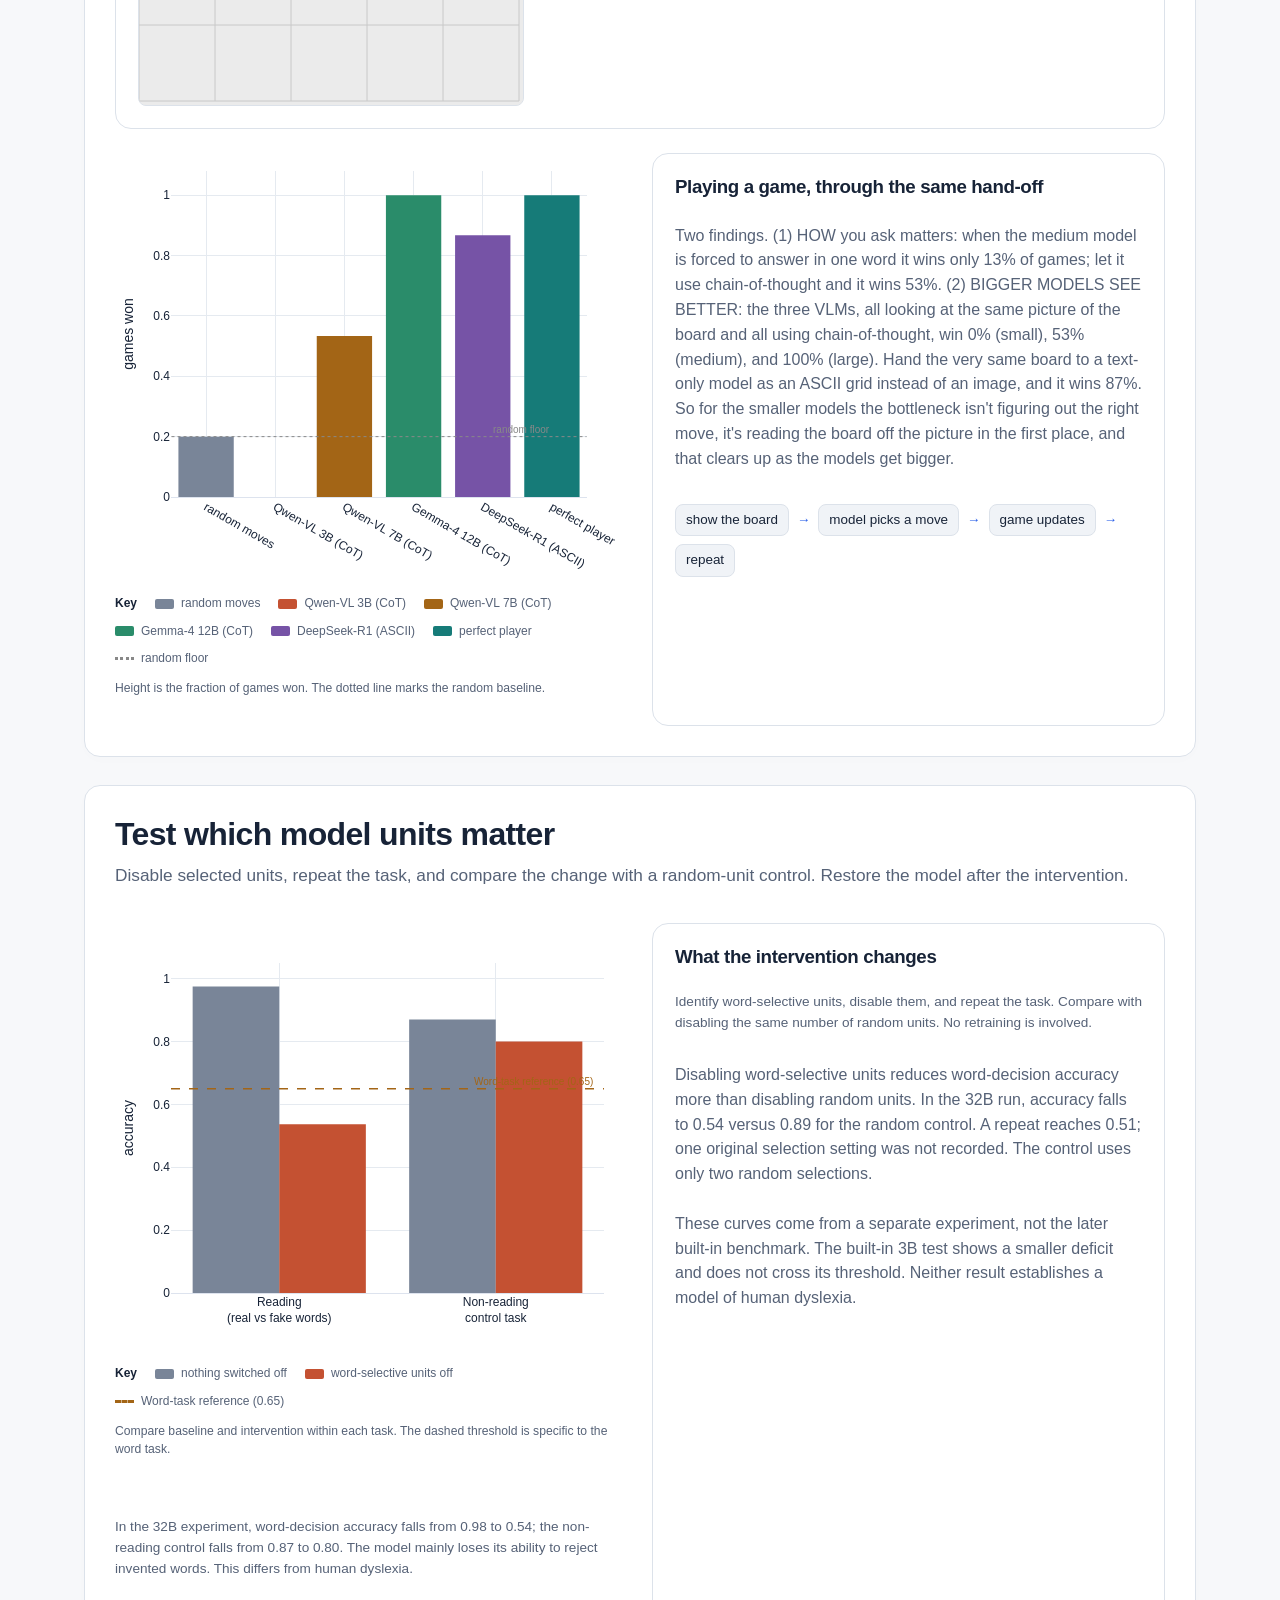
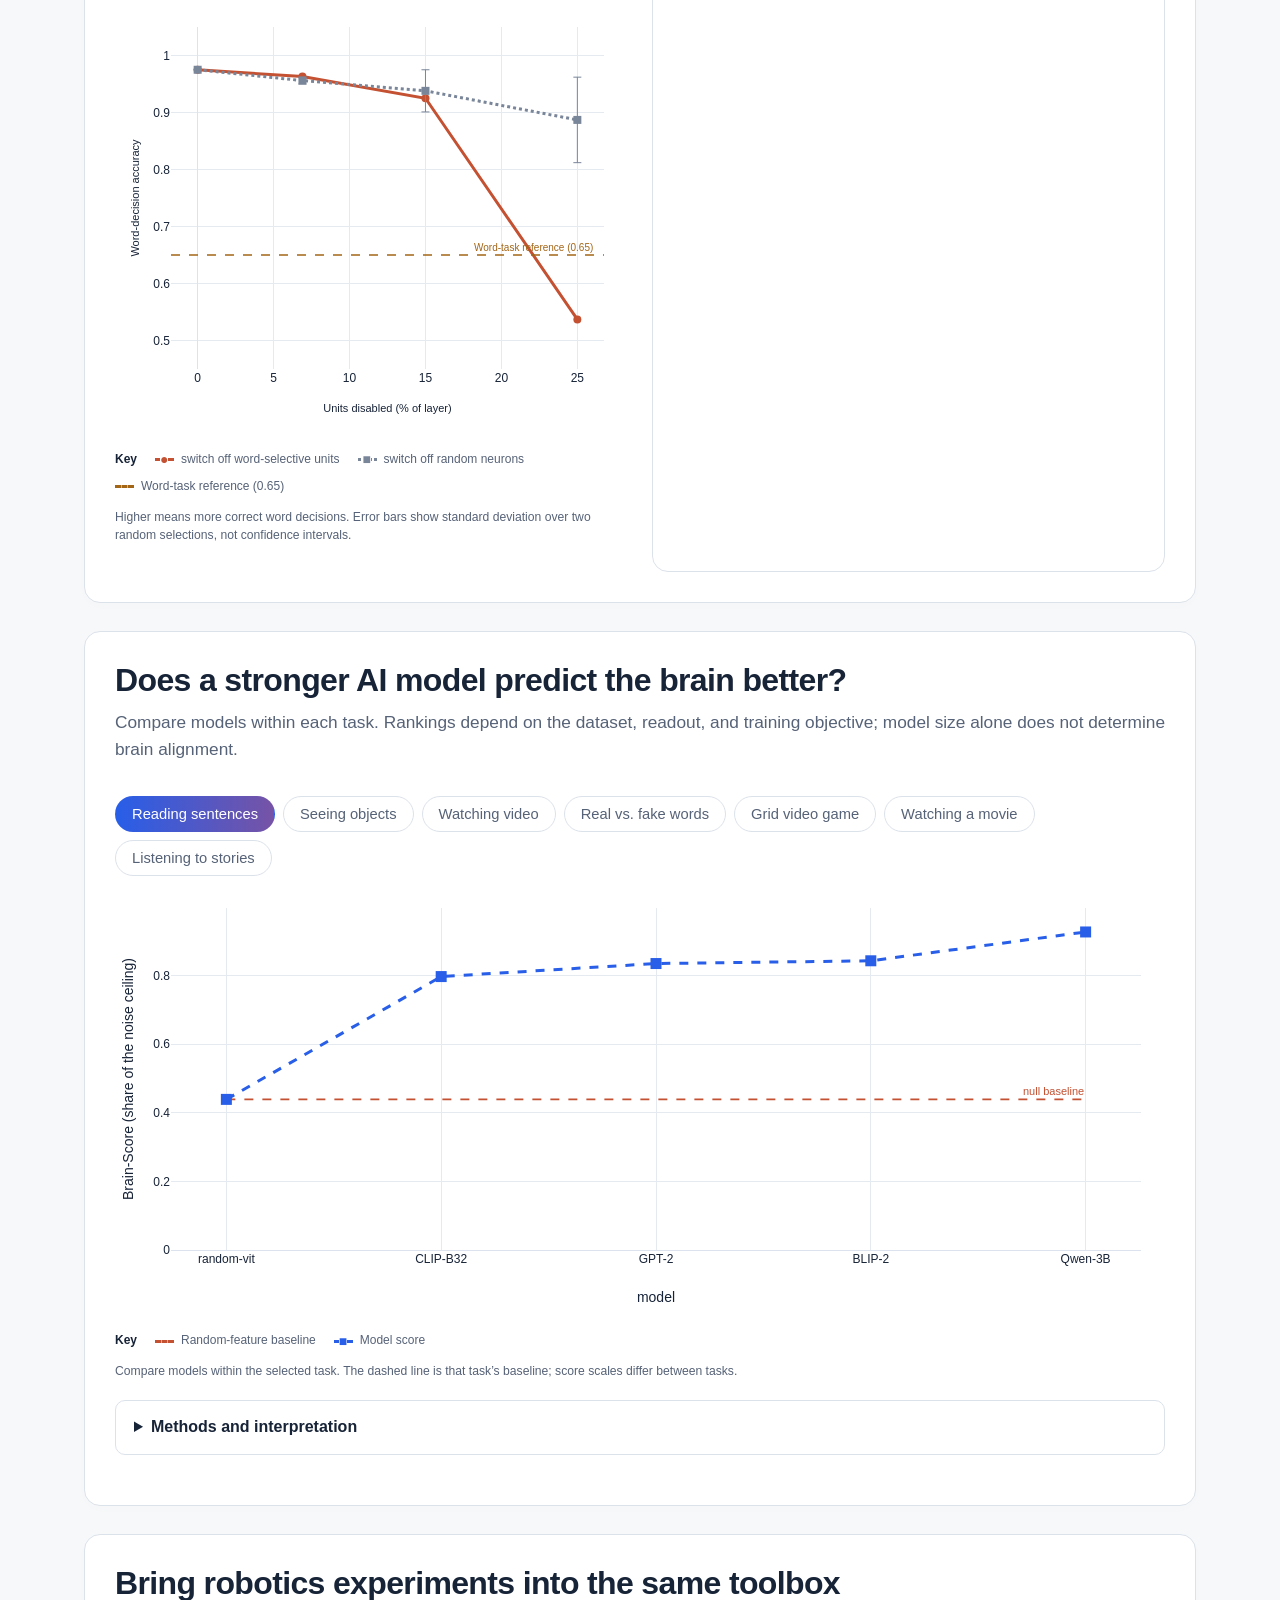
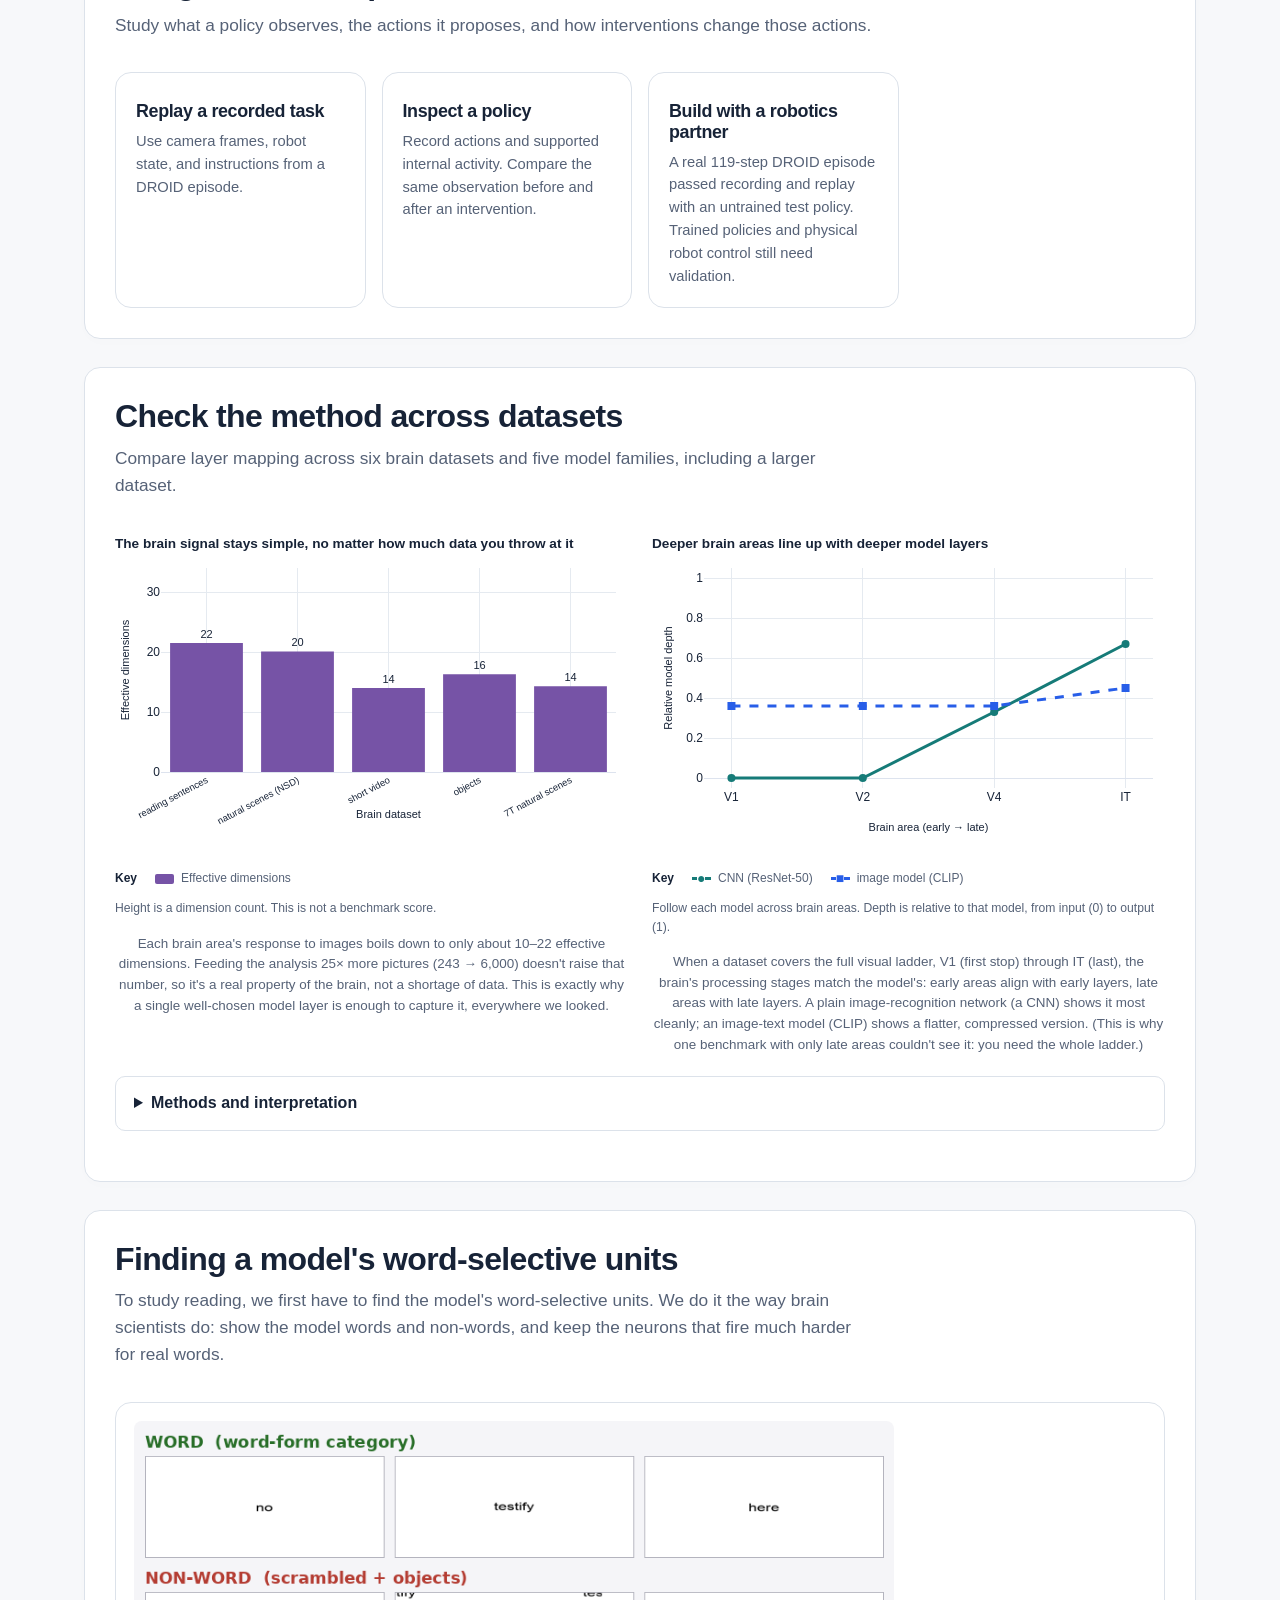
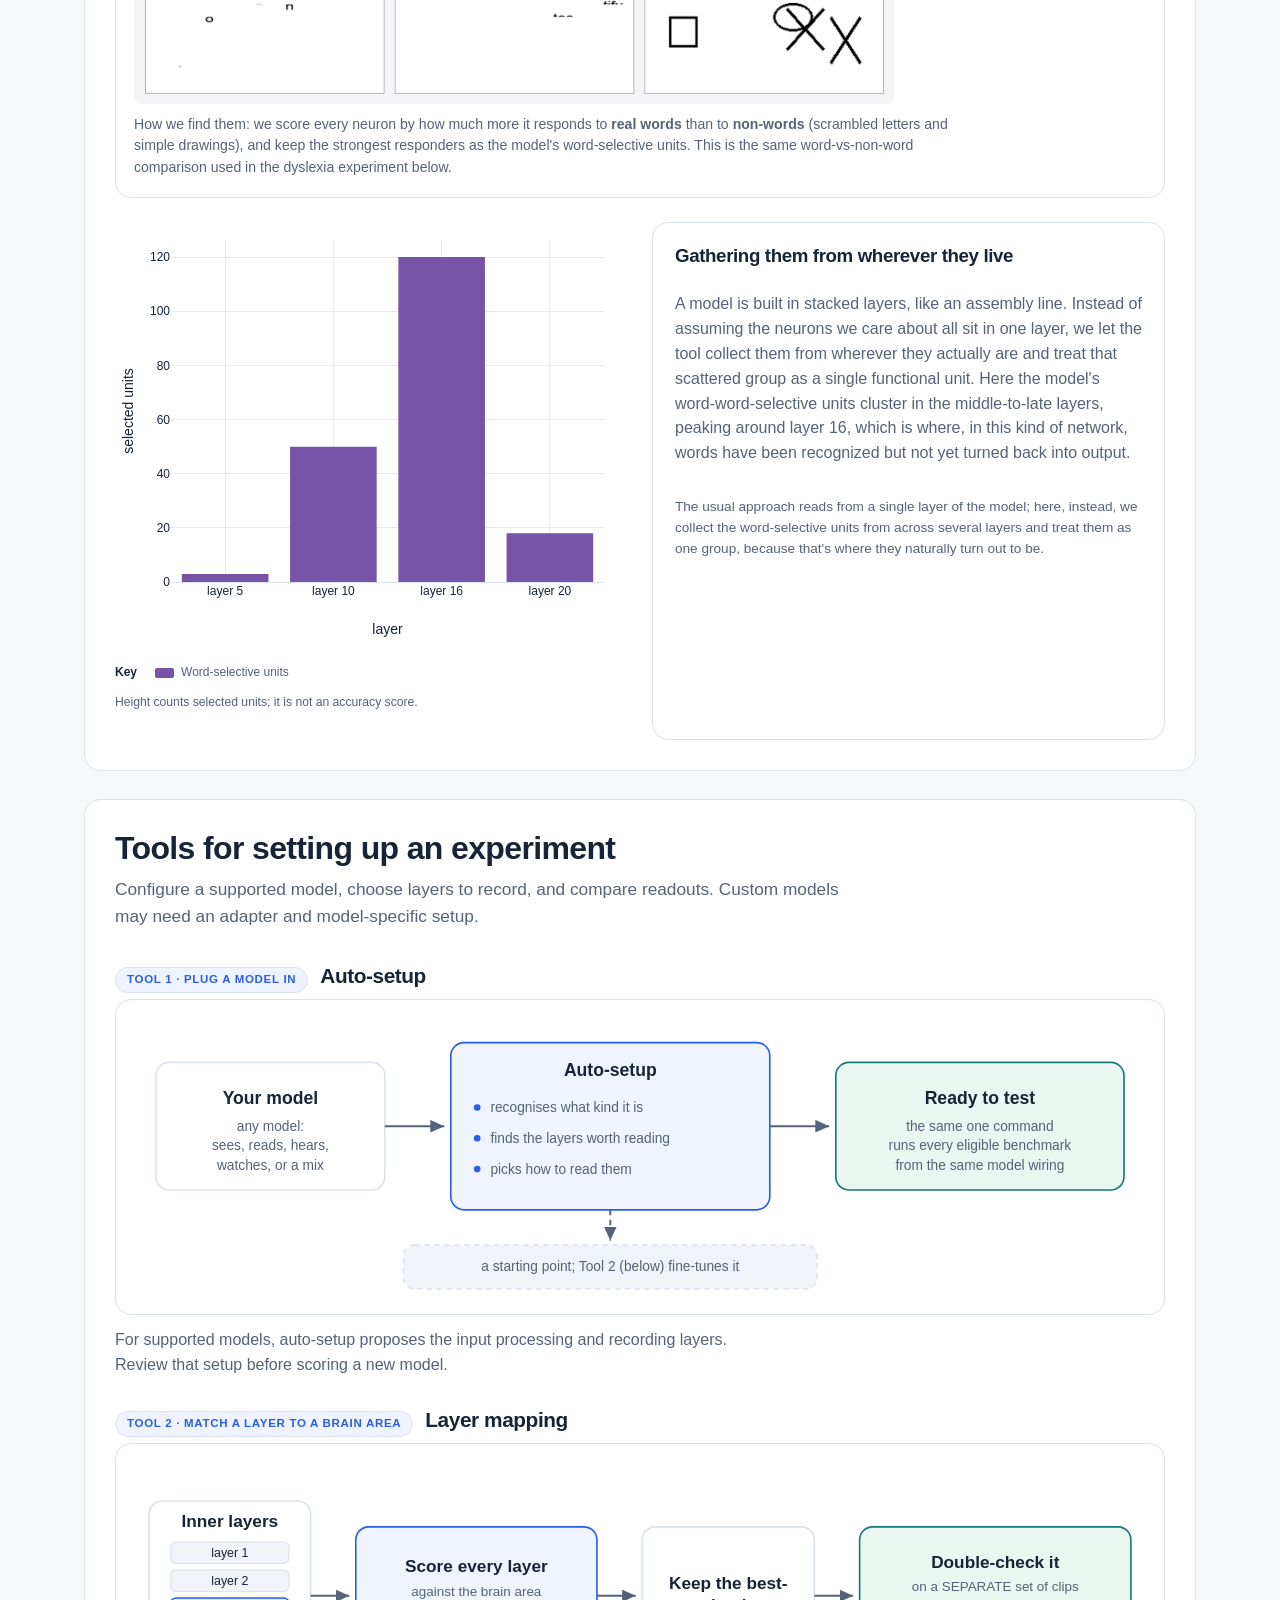
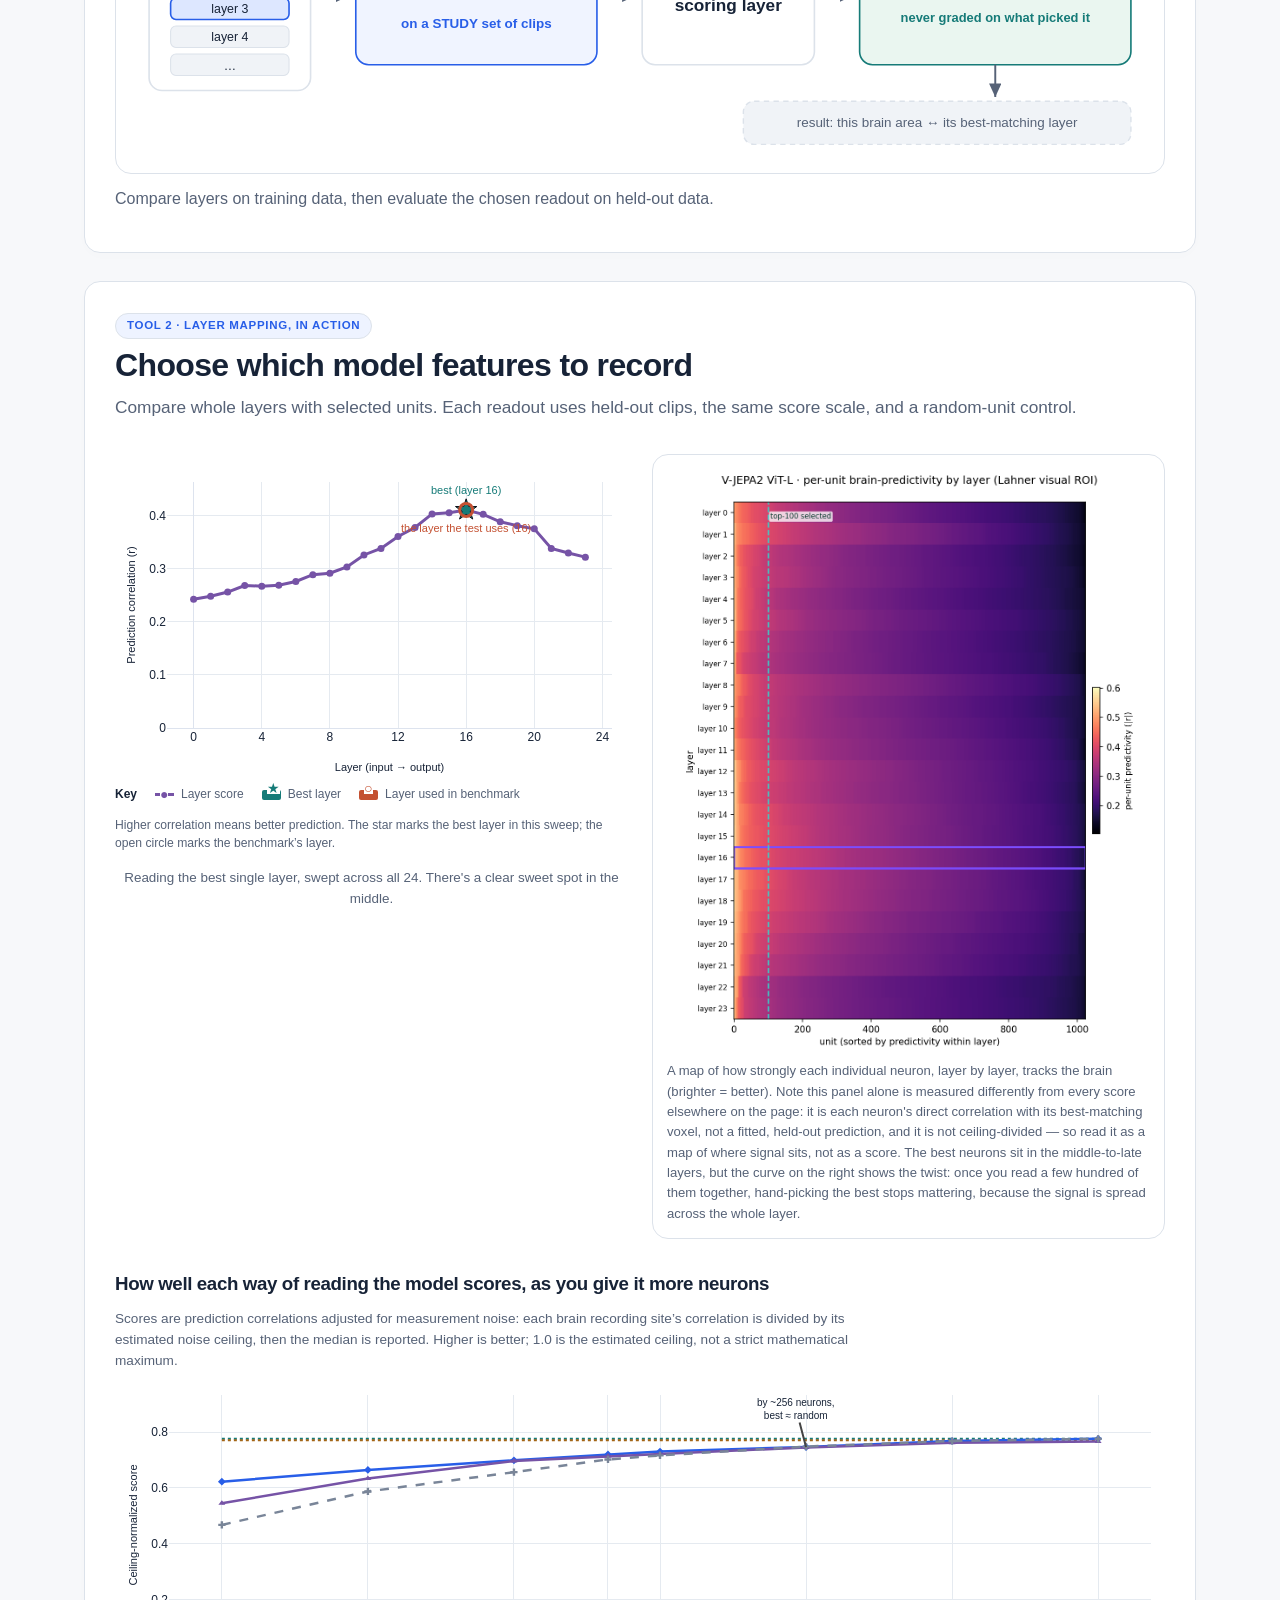
<file: UMI/experiments.html>
<!DOCTYPE html>
<html lang="en">
<head>
<meta charset="utf-8" />
<meta name="viewport" content="width=device-width, initial-scale=1" />
<title>UMI · Experiment archive</title>
<script src="https://cdn.plot.ly/plotly-2.35.2.min.js" charset="utf-8"></script>
<link rel="stylesheet" href="style.css?v=20260916.1" />
<link rel="stylesheet" href="theme.css?v=20260916.1">
</head>
<body class="archive-page" data-aud="executive">
<nav class="site-nav" aria-label="Main navigation">
  <a class="brand" href="index.html">Brain-Score / UMI</a>
  <div class="nav-actions">
    <a href="index.html">Home</a>
    <a href="overview.html">Overview</a>
    <a href="architecture.html">Architecture</a>
    <div class="view-switch" id="aud-bar"><button class="aud-btn" data-aud="executive">Executive</button><button class="aud-btn" data-aud="technical">Technical</button></div>
  </div>
</nav>

<aside class="toc" id="toc">
  <div class="toc-head">On this page</div>
  <div class="links" id="nav-links"></div>
</aside>

<header class="hero">
  <div class="hero-inner">
    <h1 id="hero-title">Study AI with the tools of neuroscience.</h1>
    <p id="hero-sub" class="sub"></p>
    <div class="pill-row technical-only">
      <span class="pill">seeing</span><span class="pill">reading</span>
      <span class="pill">hearing</span><span class="pill">video</span>
      <span class="pill">mixed senses</span><span class="pill">lesioning</span>
      <span class="pill">acting</span>
    </div>
    <pre class="code hero-code technical-only"><code id="hero-code-body" class="hero-swap"></code></pre>
    <p id="hero-note" class="note"></p>
    <p class="overview-start"><a href="#capabilities">Explore capabilities</a> <a href="#partners">Build an integration</a></p>
  </div>
</header>

<section id="api" data-toc="The API" data-order="5" data-tier="api" class="section api-band">
  <p class="act-eyebrow">For builders · the contract</p>
  <h2>Build around a shared model interface</h2>
  <p class="lead">Use <code>process(input)</code> for a direct call and <code>interact(session)</code> for an experiment loop. Adapters preserve supported legacy vision and language calls. Add domain-specific inputs, output capabilities, or tools in your own package.</p>
  <div class="cap-grid">
    <div class="cap-card"><h3>Connect a model</h3><p>Use an existing adapter or supply input preprocessing and the capabilities your model supports.</p></div>
    <div class="cap-card"><h3>Build a tool</h3><p>Attach an observer to capture a run. Use a scoped intervention to change the model, then analyze saved outputs.</p></div>
    <div class="cap-card"><h3>Add a domain</h3><p>Define its inputs, output channels, and session rules in an extension package. Keep device-specific details in the harness.</p></div>
  </div>
  <p class="muted small">The full contract, the channels, the wrappers, and the file
    layout: <a href="architecture.html">the Architecture page →</a></p>
</section>

<section id="capabilities" data-toc="Capabilities" data-order="10" data-tier="act1" class="section">
  <h2>What can you do with UMI?</h2>
  <p class="lead">Connect a model once, then use it in compatible benchmarks and experiments. Add tools as your research questions change.</p>
  <div class="cap-grid" id="cap-grid"></div>
  <div class="status-panel">
    <h3>Capability status</h3>
    <p class="muted small" id="capability-status-note"></p>
    <table class="nulls-table status-table" id="capability-status-table"></table>
  </div>
</section>

<section id="frontier" data-toc="What it opens up" data-order="15" data-tier="act1" class="section alt">
  <h2>Further research directions</h2>
  <p class="lead">These extensions need their own implementations and validation.</p>
  <div class="cap-grid">
    <div class="cap-card"><div class="tag">on the horizon</div>
      <h3>A model, or a person</h3>
      <p>The interface never assumes the subject is a model. Present the same input on a screen and
        record the person's behavior (or, with electrodes, their neural responses), and a person meets
        the same contract — so a test can, in principle, run on either.</p></div>
    <div class="cap-card"><div class="tag">on the horizon</div>
      <h3>Reading and writing to the brain</h3>
      <p>Recording is one direction; stimulation is the other. The same machinery that reads a region
        can drive it — the basis for testing decoders and sensory implants.</p></div>
    <div class="cap-card"><div class="tag">on the horizon</div>
      <h3>More than one subject at once</h3>
      <p>Several subjects can share one session, one's output becoming another's input — the opening
        for studying interaction between two models, or between a model and a person.</p></div>
    <div class="cap-card"><div class="tag">on the horizon</div>
      <h3>Body signals, not just choices</h3>
      <p>Behavior isn't only button presses. Pupil size and skin response are readouts on their own
        channels, so physiological measures sit beside the neural and behavioral ones.</p></div>
  </div>
</section>

<section id="response" data-toc="Brain response" data-order="20" data-tier="act1" class="section">
  <h2>Compare models with brain recordings</h2>
  <p class="lead">Explore examples using images, text, audio, and video. Each result names its benchmark and score scale; scores from different scales should not be compared.</p>
  <div class="response-wrap">
    <div class="input-toggles" id="input-toggles"></div>
    <div class="response-panel">
      <figure class="illus-fig">
        <span class="illus-badge">prediction accuracy</span>
        <img id="cortex-img" alt="Prediction accuracy map" />
        <figcaption id="cortex-cap">Illustrative anatomy; the measured result is the score beside it.</figcaption>
      </figure>
      <div class="response-text">
        <h3 id="resp-type"></h3>
        <p id="resp-desc"></p>
        <div class="kv"><span>benchmark</span><b id="resp-bench"></b></div>
        <div class="kv"><span>example input</span><b id="resp-example"></b></div>
        <div class="kv"><span>measured score</span><b id="resp-score"></b></div>
        <div class="kv"><span>what that score is</span><b id="resp-scale"></b></div>
      </div>
    </div>
  </div>
</section>

<section id="moviebrain" data-toc="Movie → brain" data-order="30" data-tier="act1" class="section alt">
  <h2 id="mb-title"></h2>
  <p class="lead" id="mb-sub"></p>
  <div class="mb-grid">
    <div class="mb-left">
      <figure class="mb-fig mb-video-fig">
        <div class="mb-stim-card">
          <span class="mb-stim-tag">what went in</span>
          <p>A participant watched a 10-second <b>Friends</b> clip. The licensed footage is not shown. Use the controls to explore the recorded brain snapshots.</p>
        </div>
        <div class="mb-scrub-row">
          <button id="mb-play" class="mb-play" type="button">▶ play</button>
          <input type="range" id="mb-scrub" min="0" max="6" value="0" aria-label="scrub through the clip" />
        </div>
        <figcaption>Brain snapshots aligned to the recorded clip.</figcaption>
      </figure>
      <div class="mb-transcript" id="mb-transcript"></div>
      <p class="muted small" style="margin:12px 0 2px">How well the two brains match, snapshot by snapshot — the agreement is statistical, not a visual overlay:</p>
      <div id="mb-rcurve" class="plot" style="height:150px"></div>
    </div>
    <div class="mb-brain-col">
      <figure class="mb-fig mb-brain-fig">
        <figcaption class="mb-brainlabel mb-human-lbl"><b>Recorded brain activity</b></figcaption>
        <img id="mb-human" alt="recorded brain response, three views" />
      </figure>
      <div class="mb-tabs" id="mb-tabs"></div>
      <figure class="mb-fig mb-brain-fig">
        <figcaption class="mb-brainlabel mb-model-lbl"><b>Predicted brain activity</b></figcaption>
        <img id="mb-model" alt="predicted brain response, three views" />
      </figure>
      <div class="mb-rnow" id="mb-rnow"></div>
    </div>
  </div>
  <p class="muted small mb-note-full" id="mb-note"></p>
  <p class="reading" id="mb-reading"></p>
  <div class="raj-caveats" id="mb-caption"></div>
</section>

<section id="leaderboard" data-toc="External cross-check" data-order="185" data-tier="act2" class="section">
  <h2 id="lb-title"></h2>
  <p class="lead" id="lb-sub"></p>
  <div class="two-col">
    <figure class="lm-sweep-fig">
      <p class="small" id="lb-indist-title" style="margin:0 0 4px;font-weight:600;color:var(--ink)"></p>
      <div id="lb-indist-plot" class="plot" style="height:300px"></div>
      <figcaption class="muted small" id="lb-indist-note"></figcaption>
    </figure>
    <figure class="lm-sweep-fig">
      <p class="small" id="lb-ood-title" style="margin:0 0 4px;font-weight:600;color:var(--ink)"></p>
      <div id="lb-ood-plot" class="plot" style="height:300px"></div>
      <figcaption class="muted small" id="lb-ood-note"></figcaption>
    </figure>
  </div>
  <p class="reading" id="lb-reading"></p>
  <div class="raj-caveats" id="lb-caption"></div>
</section>

<section id="rajalingham" data-toc="Object matching" data-order="40" data-tier="act1" class="section alt">
  <h2 id="raj-title"></h2>
  <p class="lead" id="raj-sub"></p>
  <div id="raj-seq">
    <h3 id="raj-seq-title" style="margin:8px 0 6px"></h3>
    <p class="muted small" id="raj-seq-sub"></p>
    <div class="seq-trace" id="raj-seq-trace"></div>
    <div class="two-col">
      <div id="raj-seq-plot" class="plot"></div>
      <div class="reading-box"><p id="raj-seq-reading"></p></div>
    </div>
    <div class="raj-caveats" id="raj-seq-caveat"></div>
  </div>
  <div class="two-col">
    <div id="raj-plot" class="plot"></div>
    <table class="paths-table" id="raj-table"></table>
  </div>
  <div class="raj-findings" id="raj-findings"></div>
  <p class="reading" id="raj-reading"></p>
  <div class="raj-caveats" id="raj-caveats"></div>

</section>

<section id="game" data-toc="Playing a game" data-order="50" data-tier="act1" class="section">
  <h2 id="game-title"></h2>
  <p class="lead" id="game-sub"></p>
  <figure class="game-fig">
    <img src="assets/game_rollout.png?v=4" alt="VLM grid-game rollout" />
    <figcaption>One full playthrough: the model sees each frame, picks a move (up/down/left/right), the game updates and shows the next frame, round and round until it wins or runs out of moves.</figcaption>
  </figure>
  <div class="play-panel">
    <h3>Play the same board the model played</h3>
    <div class="play-wrap">
      <canvas id="game-canvas" width="384" height="384"></canvas>
      <div class="play-side">
        <div class="play-pad">
          <button data-dir="up" aria-label="up">↑</button>
          <div class="play-pad-row">
            <button data-dir="left" aria-label="left">←</button>
            <button data-dir="down" aria-label="down">↓</button>
            <button data-dir="right" aria-label="right">→</button>
          </div>
        </div>
        <div class="play-btns">
          <button id="game-watch" class="play-new">▶ Watch the model play</button>
          <button id="game-new" class="play-new">New board ↻</button>
        </div>
        <p class="muted small" id="game-status"></p>
      </div>
    </div>
  </div>
  <div class="two-col">
    <div id="game-plot" class="plot"></div>
    <div class="reading-box">
      <h3>Playing a game, through the same hand-off</h3>
      <p id="game-reading"></p>
      <div class="flow">
        <span>show the board</span><span class="arrow">→</span>
        <span>model picks a move</span><span class="arrow">→</span>
        <span>game updates</span><span class="arrow">→</span>
        <span>repeat</span>
      </div>
    </div>
  </div>
</section>

<section id="selection" data-toc="Word-form units" data-order="110" data-tier="act2" class="section">
  <h2>Finding a model's word-selective units</h2>
  <p class="lead">To study reading, we first have to find the model's word-selective units.
    We do it the way brain scientists do: show the model words and non-words, and
    keep the neurons that fire much harder for real words.</p>
  <figure class="localizer-fig">
    <img src="assets/localizer_stimuli.png?v=3" alt="word vs non-word images" />
    <figcaption>How we find them: we score every neuron by how much more it responds
      to <b>real words</b> than to <b>non-words</b> (scrambled letters and simple
      drawings), and keep the strongest responders as the model's word-selective units.
      This is the same word-vs-non-word comparison used in the dyslexia experiment below.</figcaption>
  </figure>
  <div class="two-col">
    <div id="selection-plot" class="plot"></div>
    <div class="reading-box">
      <h3>Gathering them from wherever they live</h3>
      <p id="selection-reading"></p>
      <p class="muted small">The usual approach reads from a single layer of the model;
      here, instead, we collect the word-selective units from across several layers and treat
      them as one group, because that's where they naturally turn out to be.</p>
    </div>
  </div>
</section>

<section id="tools" data-toc="The tools" data-order="120" data-tier="act2" class="section">
  <h2 id="tools-title"></h2>
  <p class="lead" id="tools-sub"></p>

  <div class="tool-feature">
    <div class="tool-head">
      <span class="tool-eyebrow" id="tools-ar-tag"></span>
      <h3 id="tools-ar-name"></h3>
    </div>
    <div class="schematic">
      <svg viewBox="0 0 920 260" role="img" aria-label="Auto-setup flow: a model goes in, the setup is worked out, the model comes out ready to test">
        <defs>
          <marker id="ah" markerWidth="10" markerHeight="8" refX="7" refY="3.2" orient="auto">
            <path d="M0,0 L7,3.2 L0,6.4 Z" class="sc-arrowhead"/>
          </marker>
        </defs>
        <rect class="sc-box" x="20" y="44" width="208" height="116" rx="12"/>
        <text class="sc-title" x="124" y="82" text-anchor="middle">Your model</text>
        <text class="sc-sub" x="124" y="106" text-anchor="middle">any model:</text>
        <text class="sc-sub" x="124" y="124" text-anchor="middle">sees, reads, hears,</text>
        <text class="sc-sub" x="124" y="142" text-anchor="middle">watches, or a mix</text>
        <line class="sc-line" x1="228" y1="102" x2="282" y2="102" marker-end="url(#ah)"/>
        <rect class="sc-box accent" x="288" y="26" width="290" height="152" rx="12"/>
        <text class="sc-title" x="433" y="56" text-anchor="middle">Auto-setup</text>
        <circle class="sc-dot" cx="312" cy="85" r="3"/>
        <text class="sc-sub" x="324" y="89">recognises what kind it is</text>
        <circle class="sc-dot" cx="312" cy="113" r="3"/>
        <text class="sc-sub" x="324" y="117">finds the layers worth reading</text>
        <circle class="sc-dot" cx="312" cy="141" r="3"/>
        <text class="sc-sub" x="324" y="145">picks how to read them</text>
        <line class="sc-line" x1="578" y1="102" x2="632" y2="102" marker-end="url(#ah)"/>
        <rect class="sc-box good" x="638" y="44" width="262" height="116" rx="12"/>
        <text class="sc-title" x="769" y="82" text-anchor="middle">Ready to test</text>
        <text class="sc-sub" x="769" y="106" text-anchor="middle">the same one command</text>
        <text class="sc-sub" x="769" y="124" text-anchor="middle">runs every eligible benchmark</text>
        <text class="sc-sub" x="769" y="142" text-anchor="middle">from the same model wiring</text>
        <path class="sc-line dashed" d="M433,178 L433,206" marker-end="url(#ah)"/>
        <rect class="sc-box ghost" x="245" y="210" width="376" height="40" rx="10"/>
        <text class="sc-sub" x="433" y="234" text-anchor="middle">a starting point; Tool 2 (below) fine-tunes it</text>
      </svg>
    </div>
    <p class="tool-caption" id="tools-ar-cap"></p>
  </div>

  <div class="tool-feature">
    <div class="tool-head">
      <span class="tool-eyebrow" id="tools-lm-tag"></span>
      <h3 id="tools-lm-name"></h3>
    </div>
    <div class="schematic">
      <svg viewBox="0 0 940 280" role="img" aria-label="Layer-mapping flow: score every layer against the brain area, keep the best, confirm on a separate set">
        <defs>
          <marker id="ah2" markerWidth="10" markerHeight="8" refX="7" refY="3.2" orient="auto">
            <path d="M0,0 L7,3.2 L0,6.4 Z" class="sc-arrowhead"/>
          </marker>
        </defs>
        <rect class="sc-box" x="14" y="40" width="150" height="176" rx="12"/>
        <text class="sc-title" x="89" y="64" text-anchor="middle">Inner layers</text>
        <rect class="sc-chip" x="34" y="78"  width="110" height="20" rx="5"/>
        <text class="sc-chiptext" x="89" y="92" text-anchor="middle">layer 1</text>
        <rect class="sc-chip" x="34" y="104" width="110" height="20" rx="5"/>
        <text class="sc-chiptext" x="89" y="118" text-anchor="middle">layer 2</text>
        <rect class="sc-chip hot" x="34" y="130" width="110" height="20" rx="5"/>
        <text class="sc-chiptext" x="89" y="144" text-anchor="middle">layer 3</text>
        <rect class="sc-chip" x="34" y="156" width="110" height="20" rx="5"/>
        <text class="sc-chiptext" x="89" y="170" text-anchor="middle">layer 4</text>
        <rect class="sc-chip" x="34" y="182" width="110" height="20" rx="5"/>
        <text class="sc-chiptext" x="89" y="197" text-anchor="middle">…</text>
        <line class="sc-line" x1="164" y1="128" x2="200" y2="128" marker-end="url(#ah2)"/>
        <rect class="sc-box accent" x="206" y="64" width="224" height="128" rx="12"/>
        <text class="sc-title" x="318" y="106" text-anchor="middle">Score every layer</text>
        <text class="sc-sub" x="318" y="128" text-anchor="middle">against the brain area</text>
        <text class="sc-accent-txt" x="318" y="158" text-anchor="middle">on a STUDY set of clips</text>
        <line class="sc-line" x1="430" y1="128" x2="466" y2="128" marker-end="url(#ah2)"/>
        <rect class="sc-box" x="472" y="64" width="160" height="128" rx="12"/>
        <text class="sc-title" x="552" y="122" text-anchor="middle">Keep the best-</text>
        <text class="sc-title" x="552" y="142" text-anchor="middle">scoring layer</text>
        <line class="sc-line" x1="632" y1="128" x2="668" y2="128" marker-end="url(#ah2)"/>
        <rect class="sc-box good" x="674" y="64" width="252" height="128" rx="12"/>
        <text class="sc-title" x="800" y="102" text-anchor="middle">Double-check it</text>
        <text class="sc-sub" x="800" y="124" text-anchor="middle">on a SEPARATE set of clips</text>
        <text class="sc-good-txt" x="800" y="152" text-anchor="middle">never graded on what picked it</text>
        <path class="sc-line" d="M800,192 L800,222" marker-end="url(#ah2)"/>
        <rect class="sc-box ghost" x="566" y="226" width="360" height="40" rx="10"/>
        <text class="sc-sub" x="746" y="250" text-anchor="middle">result: this brain area ↔ its best-matching layer</text>
      </svg>
    </div>
    <p class="tool-caption" id="tools-lm-cap"></p>
  </div>
</section>

<section id="layermapping" data-toc="Layer mapping" data-order="130" data-tier="act2" class="section alt">
  <p class="tool-eyebrow-row"><span class="tool-eyebrow">Tool 2 · Layer mapping, in action</span></p>
  <h2 id="lm-title"></h2>
  <p class="lead" id="lm-sub"></p>
  <div class="two-col">
    <figure class="lm-sweep-fig">
      <div id="lm-sweep-plot" class="plot" style="height:320px"></div>
      <figcaption class="muted small">Reading the best single layer, swept across all 24. There's a clear sweet spot in the middle.</figcaption>
    </figure>
    <figure class="lesion-brain">
      <img id="lm-heatmap-img" alt="V-JEPA2 per-layer per-unit predictivity heatmap" />
      <figcaption id="lm-heatmap-cap"></figcaption>
    </figure>
  </div>
  <div class="lm-approaches">
    <h3 id="lm-appr-title"></h3>
    <p class="muted small lm-narrow" id="lm-metric-note"></p>
    <div id="lm-budget-plot" class="plot" style="height:340px"></div>
    <p class="small" id="lm-table-title" style="margin:24px 0 6px;font-weight:600;color:var(--ink)"></p>
    <table class="paths-table" id="lm-appr-table"></table>
    <p class="muted small lm-narrow" id="lm-table-caveat"></p>
    <p id="lm-reading"></p>
    <div class="lm-deepdive" id="lm-deepdive">
      <h3 id="dd-title"></h3>
      <p class="muted small lm-narrow" id="dd-lead"></p>
      <div class="dd-cards" id="dd-cards"></div>
      <p class="small" id="dd-pc-title" style="margin:20px 0 4px;font-weight:600;color:var(--ink)"></p>
      <div id="dd-pc-plot" class="plot" style="height:260px"></div>
      <p class="muted small lm-narrow" id="dd-pc-cap"></p>
    </div>
  </div>
</section>

<section id="generalize" data-toc="Does it generalize?" data-order="108" data-tier="act2" class="section">
  <h2 id="gen-title"></h2>
  <p class="lead" id="gen-sub"></p>
  <div class="two-col">
    <figure class="lm-sweep-fig">
      <p class="small" id="gen-dim-title" style="margin:0 0 4px;font-weight:600;color:var(--ink)"></p>
      <div id="gen-dim-plot" class="plot" style="height:300px"></div>
      <figcaption class="muted small" id="gen-dim-note"></figcaption>
    </figure>
    <figure class="lm-sweep-fig">
      <p class="small" id="gen-hier-title" style="margin:0 0 4px;font-weight:600;color:var(--ink)"></p>
      <div id="gen-hier-plot" class="plot" style="height:300px"></div>
      <figcaption class="muted small" id="gen-hier-note"></figcaption>
    </figure>
  </div>
  <p class="reading" id="gen-reading"></p>
</section>

<section id="witness" data-toc="Watch it run" data-order="150" data-tier="act2" class="section alt">
  <p class="tool-eyebrow-row"><span class="tool-eyebrow">Tool 3 · Watch it run</span></p>
  <h2 id="witness-title"></h2>
  <p class="lead" id="witness-sub"></p>
  <div class="witness-modes" id="witness-modes"></div>
  <div class="witness-grid" id="witness-grid"></div>
  <p class="reading" id="witness-reading"></p>
</section>

<section id="percept" data-toc="What it saw" data-order="160" data-tier="act2" class="section">
  <p class="tool-eyebrow-row"><span class="tool-eyebrow">Tool 4 · See what it saw</span></p>
  <h2 id="percept-title"></h2>
  <p class="lead" id="percept-sub"></p>
  <div class="percept-tabs" id="percept-tabs"></div>
  <div class="percept-grid" id="percept-grid"></div>
  <p class="reading" id="percept-reading"></p>
  <div class="raj-caveats" id="percept-caveat"></div>
</section>

<section id="fusion" data-toc="Fusing the senses" data-order="140" data-tier="act2" class="section">
  <h2 id="fusion-title"></h2>
  <p class="lead" id="fusion-sub"></p>
  <div class="two-col">
    <div class="two-col-stack">
      <div id="fusion-plot" class="plot"></div>
      <div id="fusion-curve-plot" class="plot" style="height:280px"></div>
      <p class="muted small" id="fusion-curve-cap"></p>
    </div>
    <div class="reading-box">
      <h3 id="fusion-appr-title"></h3>
      <table class="paths-table" id="fusion-table"></table>
      <p id="fusion-reading"></p>
      <h3 class="caveat-h">Caveats</h3>
      <div class="raj-caveat" id="fusion-caveat"></div>
    </div>
  </div>
</section>

<section id="ablation" data-toc="Interventions" data-order="60" data-tier="act1" class="section alt">
  <h2>Test which model units matter</h2>
  <p class="lead">Disable selected units, repeat the task, and compare the change with a random-unit control. Restore the model after the intervention.</p>
  <div class="two-col">
    <div class="two-col-stack">
      <div id="ablation-dissoc-plot" class="plot"></div>
      <p class="muted small" id="ablation-dissoc-note"></p>
      <div id="ablation-plot" class="plot"></div>

    </div>
    <div class="reading-box">
      <h3>What the intervention changes</h3>
      <p class="muted small" id="ablation-protocol"></p>
      <p id="ablation-reading"></p>
    </div>
  </div>
</section>

<section id="scaling" data-toc="Bigger models" data-order="70" data-tier="act1" class="section alt">
  <h2>Does a stronger AI model predict the brain better?</h2>
  <p class="lead">Compare models within each task. Rankings depend on the dataset, readout, and training objective; model size alone does not determine brain alignment.</p>
  <div class="scaling-wrap">
    <div class="scaling-tabs" id="scaling-tabs"></div>
    <div id="scaling-plot" class="plot"></div>
    <p class="reading" id="scaling-reading"></p>
  </div>
</section>

<section id="gemma-scorecard" data-toc="Gemma scorecard" data-order="170" data-tier="act2" class="section">
  <h2 id="gsc-title"></h2>
  <p class="lead" id="gsc-sub"></p>
  <table class="nulls-table" id="gsc-table"></table>
  <p class="reading" id="gsc-reading"></p>
</section>

<section id="layercontrib" data-toc="Where signal lives" data-order="190" data-tier="act2" class="section alt">
  <h2 id="lc-title"></h2>
  <p class="lead" id="lc-sub"></p>
  <div class="two-col">
    <div id="lc-plot" class="plot" style="height:320px"></div>
    <div class="reading-box">
      <h3>Where the brain-like signal lives in each model</h3>
      <p id="lc-reading"></p>
    </div>
  </div>
</section>

<section id="mechanics" data-toc="Inside one test" data-order="200" data-tier="act2" class="section">
  <h2 id="mech-title"></h2>
  <p class="lead" id="mech-sub"></p>
  <div class="mech-wrap">
    <div class="mech-task">
      <h3>The task</h3>
      <p id="mech-task"></p>
      <div class="mech-paths" id="mech-paths"></div>
    </div>
    <div class="mech-side">
      <div id="mech-floors-plot" class="plot" style="height:280px"></div>
      <p class="reading" id="mech-answer"></p>
    </div>
  </div>
  <h3 id="allpaths-title" style="margin:32px 0 4px"></h3>
  <p class="muted small" id="allpaths-sub"></p>
  <div class="two-col">
    <div id="allpaths-plot" class="plot"></div>
    <table class="paths-table" id="allpaths-table"></table>
  </div>
  <p class="reading" id="allpaths-reading"></p>
</section>

<section id="models" data-toc="The models" data-order="210" data-tier="act2" class="section">
  <h2 id="models-title"></h2>
  <p class="lead" id="models-sub"></p>
  <div class="model-grid" id="model-grid"></div>
</section>

<section id="nulls" data-toc="Null baselines" data-order="180" data-tier="act2" class="section alt">
  <h2>Check against a control</h2>
  <p class="lead">Compare results with shuffled inputs, random features, or random actions. A control helps identify what the score measures.</p>
  <div class="two-col">
    <div id="shift-plot" class="plot"></div>
    <div class="reading-box">
      <h3 id="shift-title"></h3>
      <p class="muted small" id="shift-sub"></p>
      <p id="shift-reading"></p>
    </div>
  </div>
  <table class="nulls-table" id="nulls-table" style="margin-top:24px"></table>
</section>

<section id="limitations" data-toc="What to keep in mind" data-order="300" data-tier="always" class="section">
  <h2 id="lim-title">How to read these examples</h2>
  <p class="lead">Each experiment has a defined scope. Score scales differ, small gaps may be uncertain, and a working demo does not establish general performance.</p>
  <ul class="lim-list" id="lim-list"></ul>
</section>

<section id="robotics" data-toc="Robotics" data-order="75" data-tier="always" class="section">
  <h2>Bring robotics experiments into the same toolbox</h2>
  <p class="lead">Study what a policy observes, the actions it proposes, and how interventions change those actions.</p>
  <div class="cap-grid">
    <div class="cap-card"><h3>Replay a recorded task</h3><p>Use camera frames, robot state, and instructions from a DROID episode.</p></div>
    <div class="cap-card"><h3>Inspect a policy</h3><p>Record actions and supported internal activity. Compare the same observation before and after an intervention.</p></div>
    <div class="cap-card"><h3>Build with a robotics partner</h3><p>A real 119-step DROID episode passed recording and replay with an untrained test policy. Trained policies and physical robot control still need validation.</p></div>
  </div>
</section>
<section id="partners" data-toc="Build with us" data-order="280" data-tier="always" class="section alt">
  <h2>Build the next research tool with us</h2>
  <p class="lead">Bring a model, an experiment, or a robotics policy. Help make it usable by other researchers.</p>
  <ul><li><b>Researchers:</b> add a measurement, trace analysis, or intervention.</li>
  <li><b>Robotics teams:</b> validate a recorded task and its observation/action definitions.</li>
  <li><b>Engineers:</b> build an integration through the public extension APIs and tell us where the guide falls short.</li></ul>
  <p><a href="architecture.html">Explore the technical design</a> · <a href="https://github.com/brain-score/unified">View the code</a></p>
</section>

<footer class="footer">
  <div>
    <b>Start with one experiment.</b> Explore the code and choose an integration to build.
  </div>
  <div class="cta-row">
    <a class="cta-btn" href="https://www.brain-score.org" target="_blank" rel="noopener">Live leaderboard &amp; submit a model →</a>
    <a class="cta-btn" href="https://github.com/brain-score" target="_blank" rel="noopener">Code on GitHub →</a>
    <a class="cta-btn" href="architecture.html">How it works →</a>
  </div>
  <div class="muted small" id="provenance"></div>
</footer>

<script src="figures.js?v=20260916.1"></script>
<script src="data.js?v=20260916.1"></script>
<script src="app.js?v=20260916.1"></script>
<script src="model_moves.js?v=2"></script>
<script src="game.js?v=2"></script>
<script src="audience.js?v=20260916.1"></script>
</body>
</html>
</file>
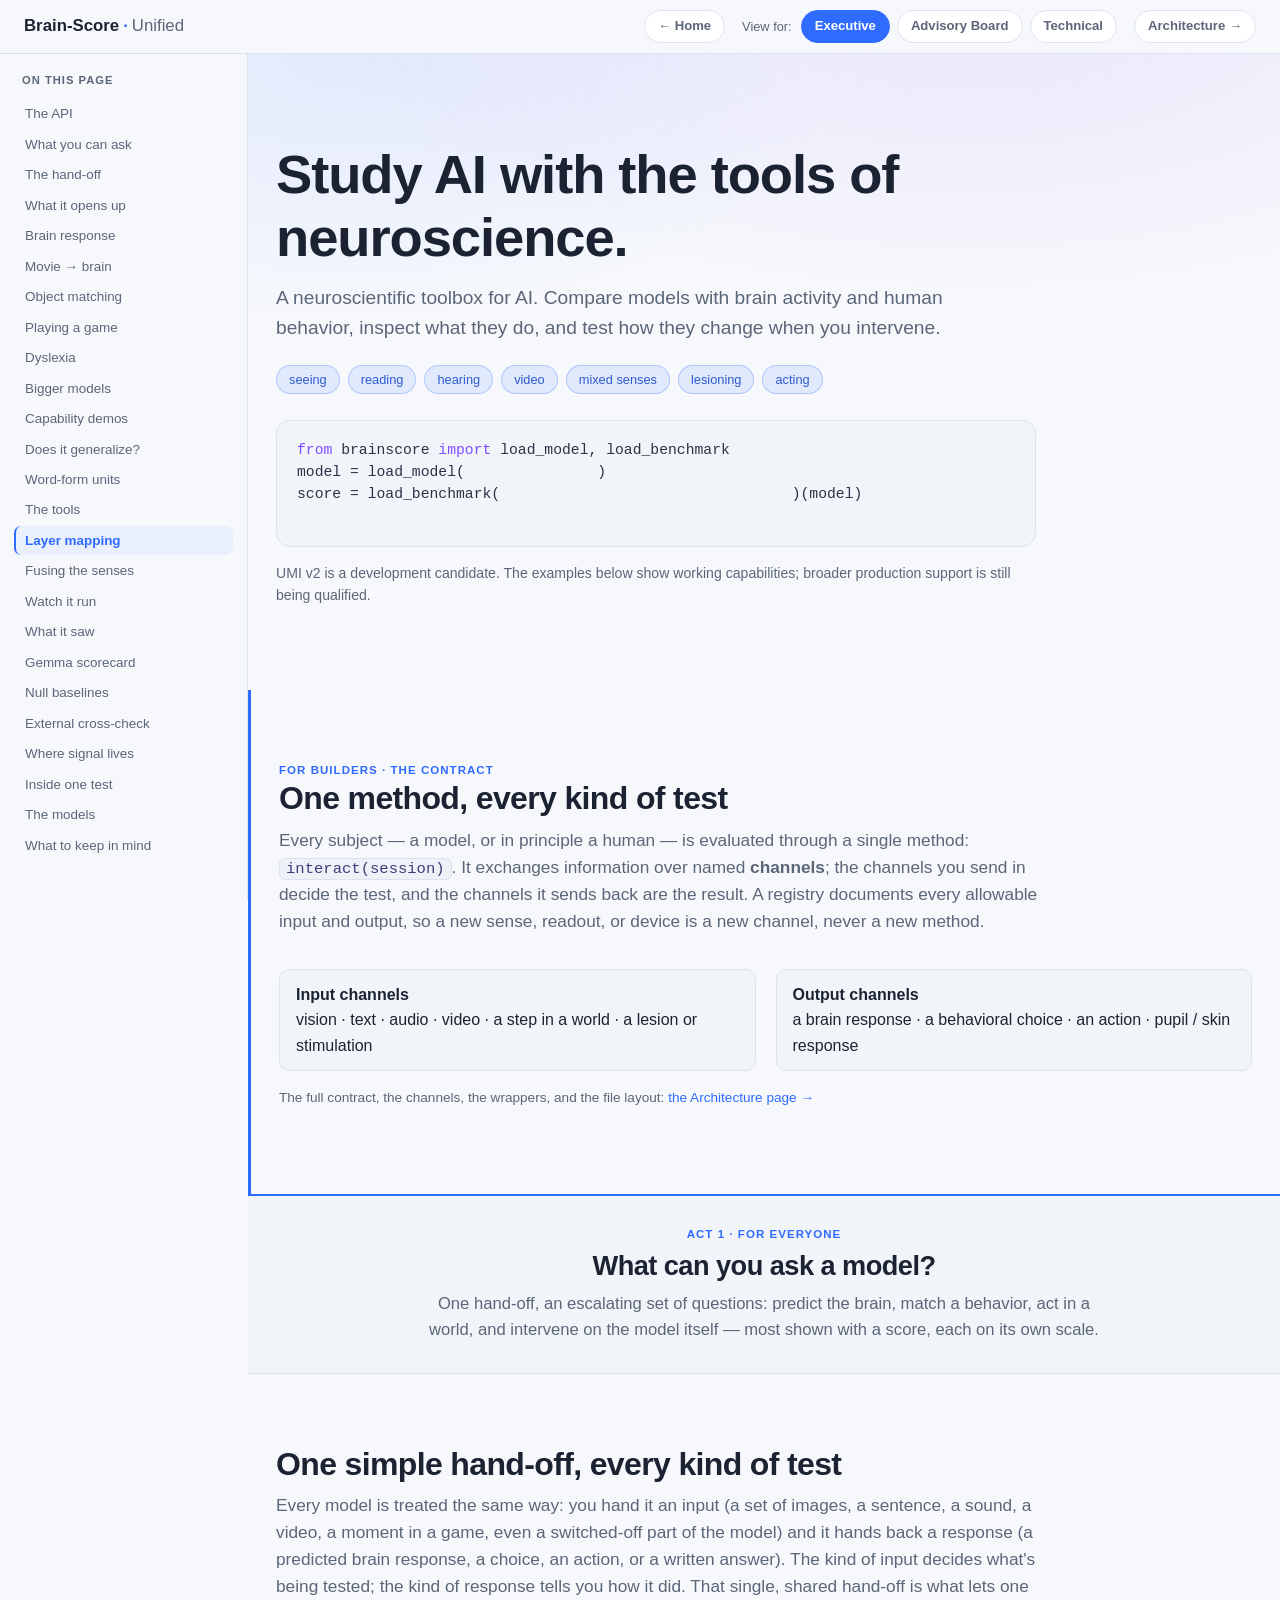
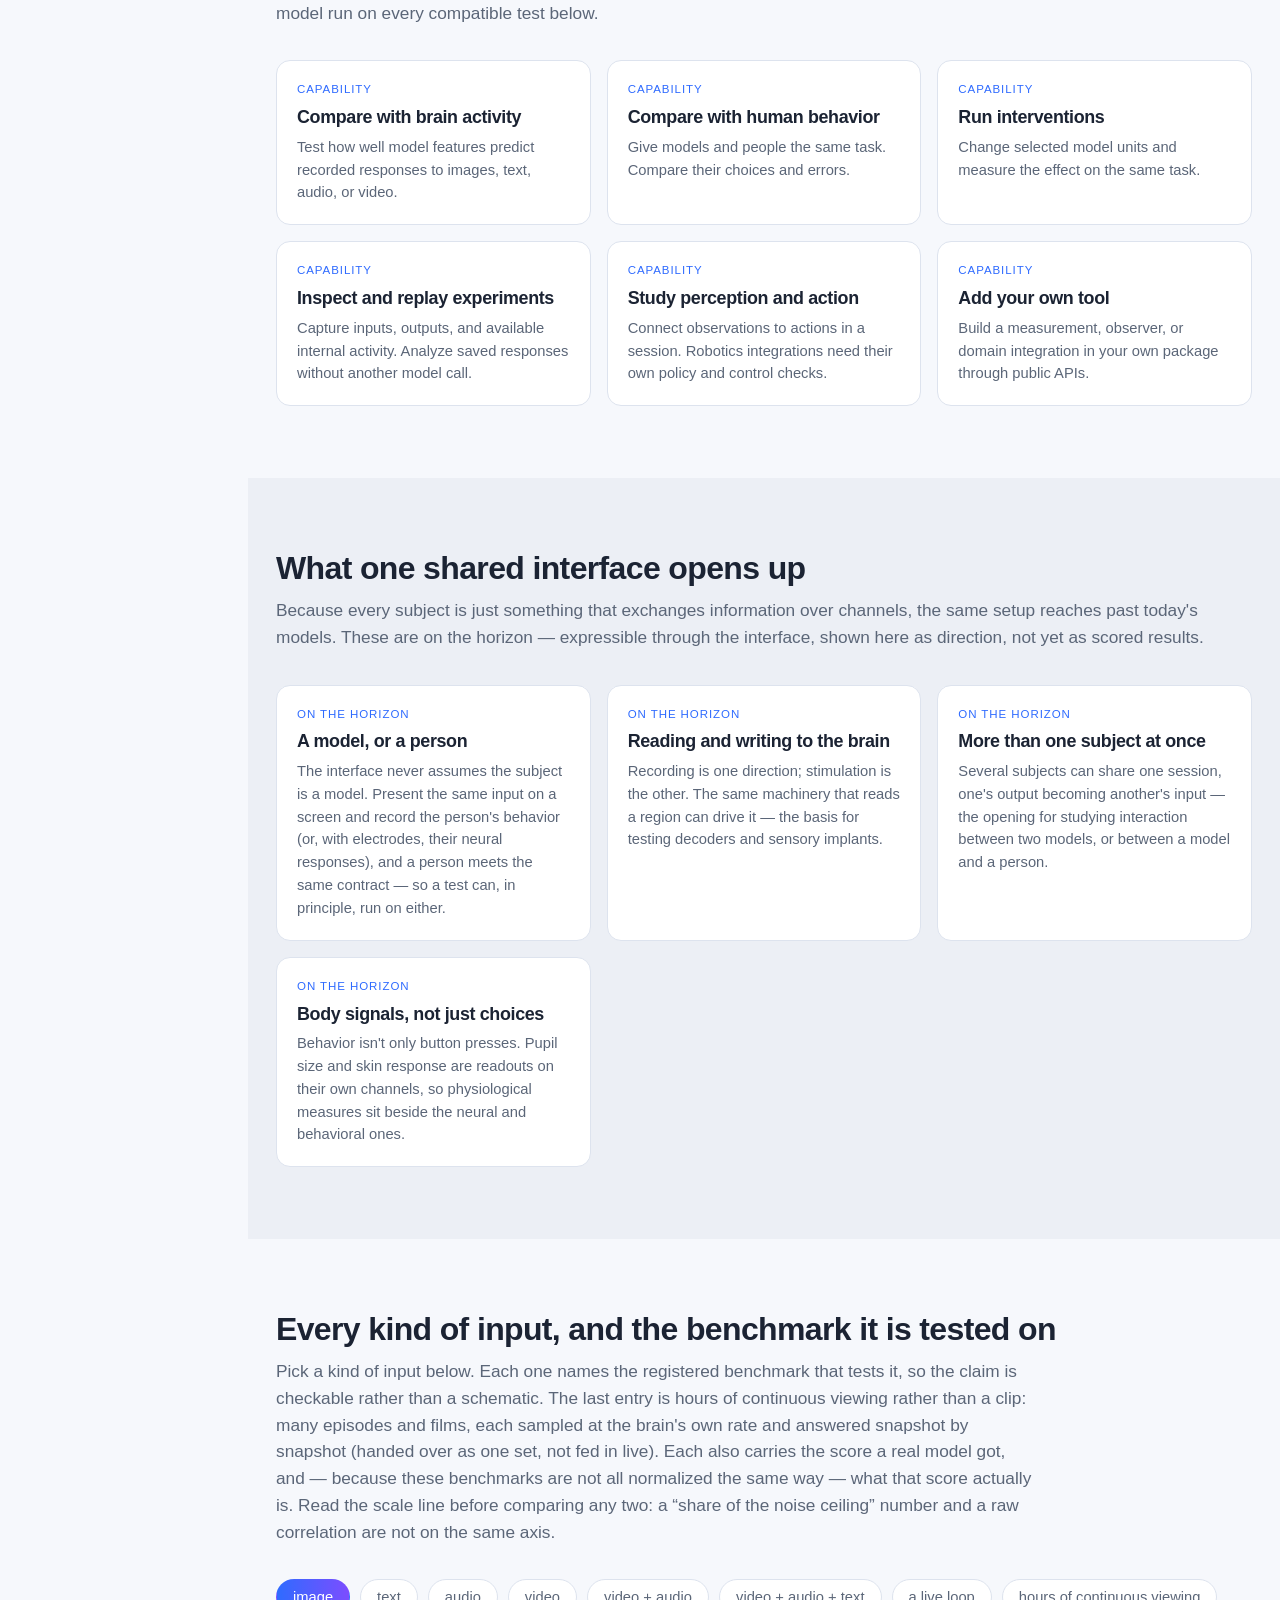
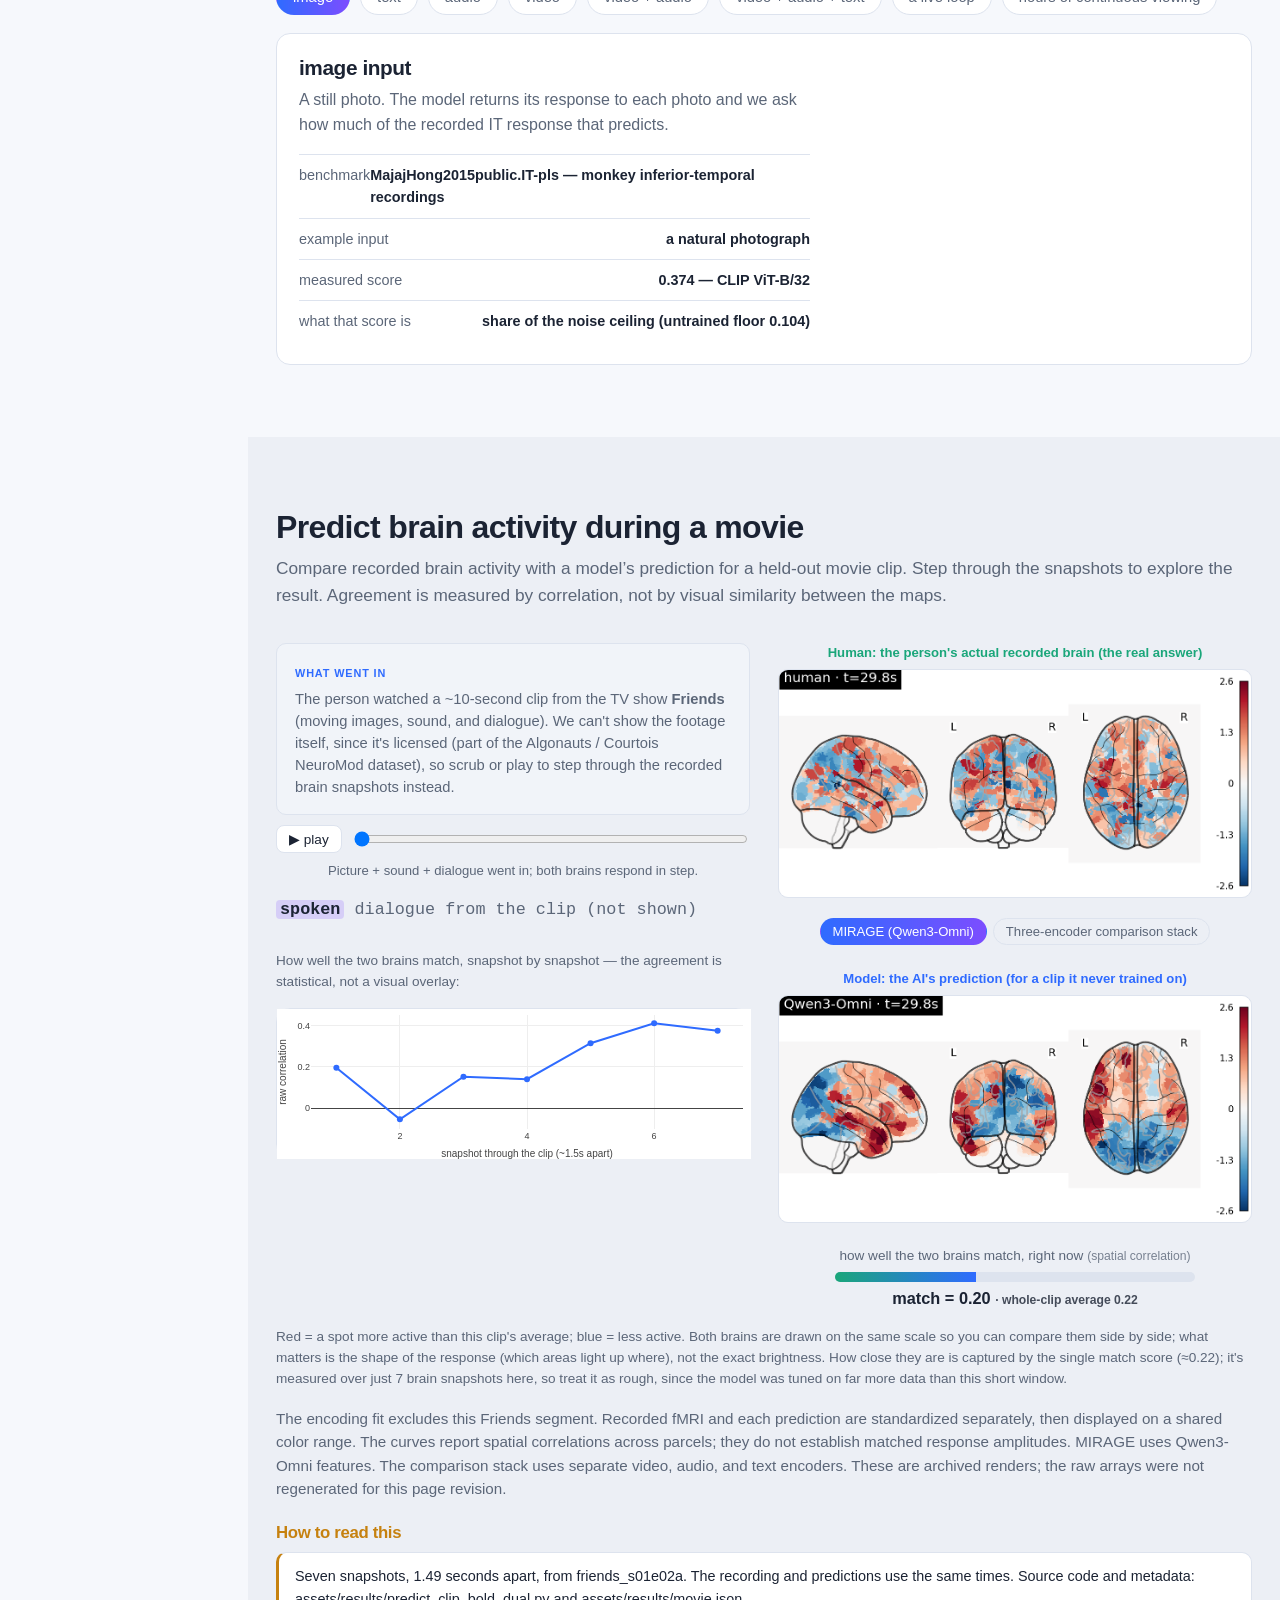
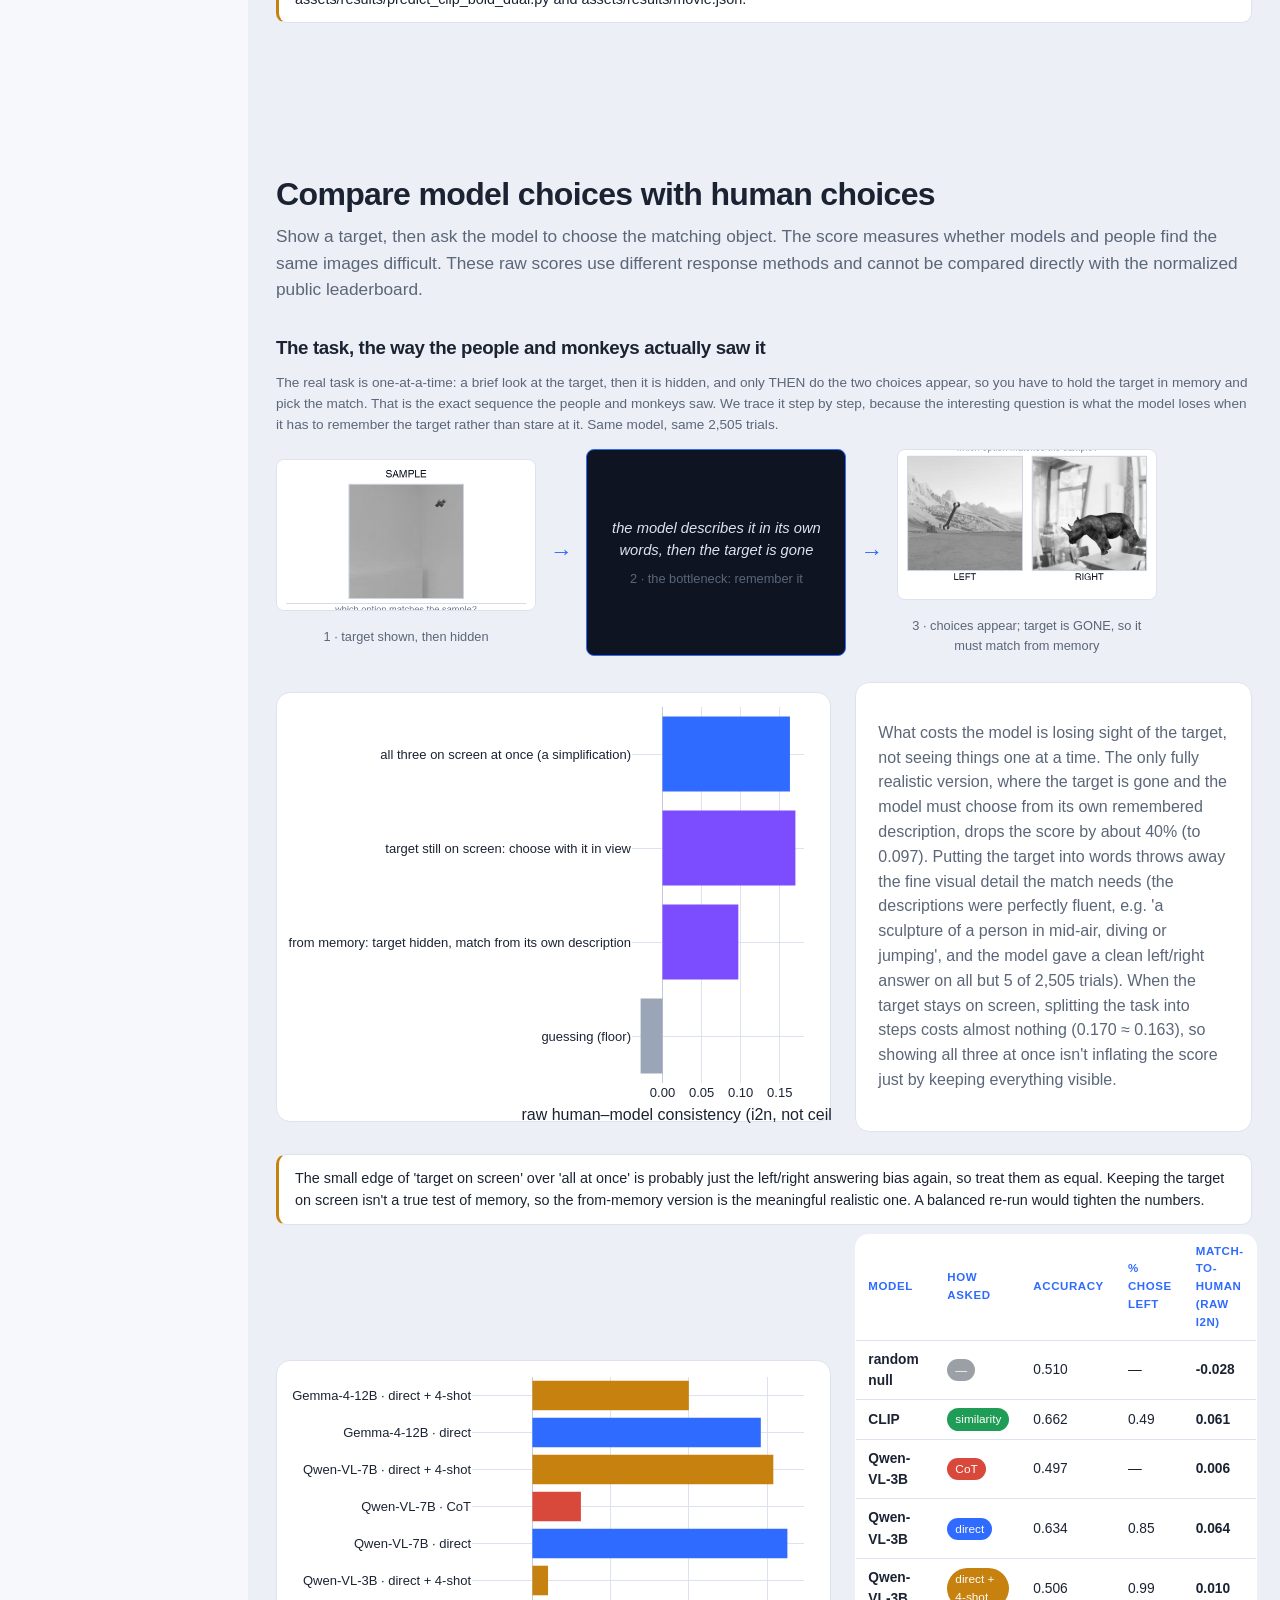
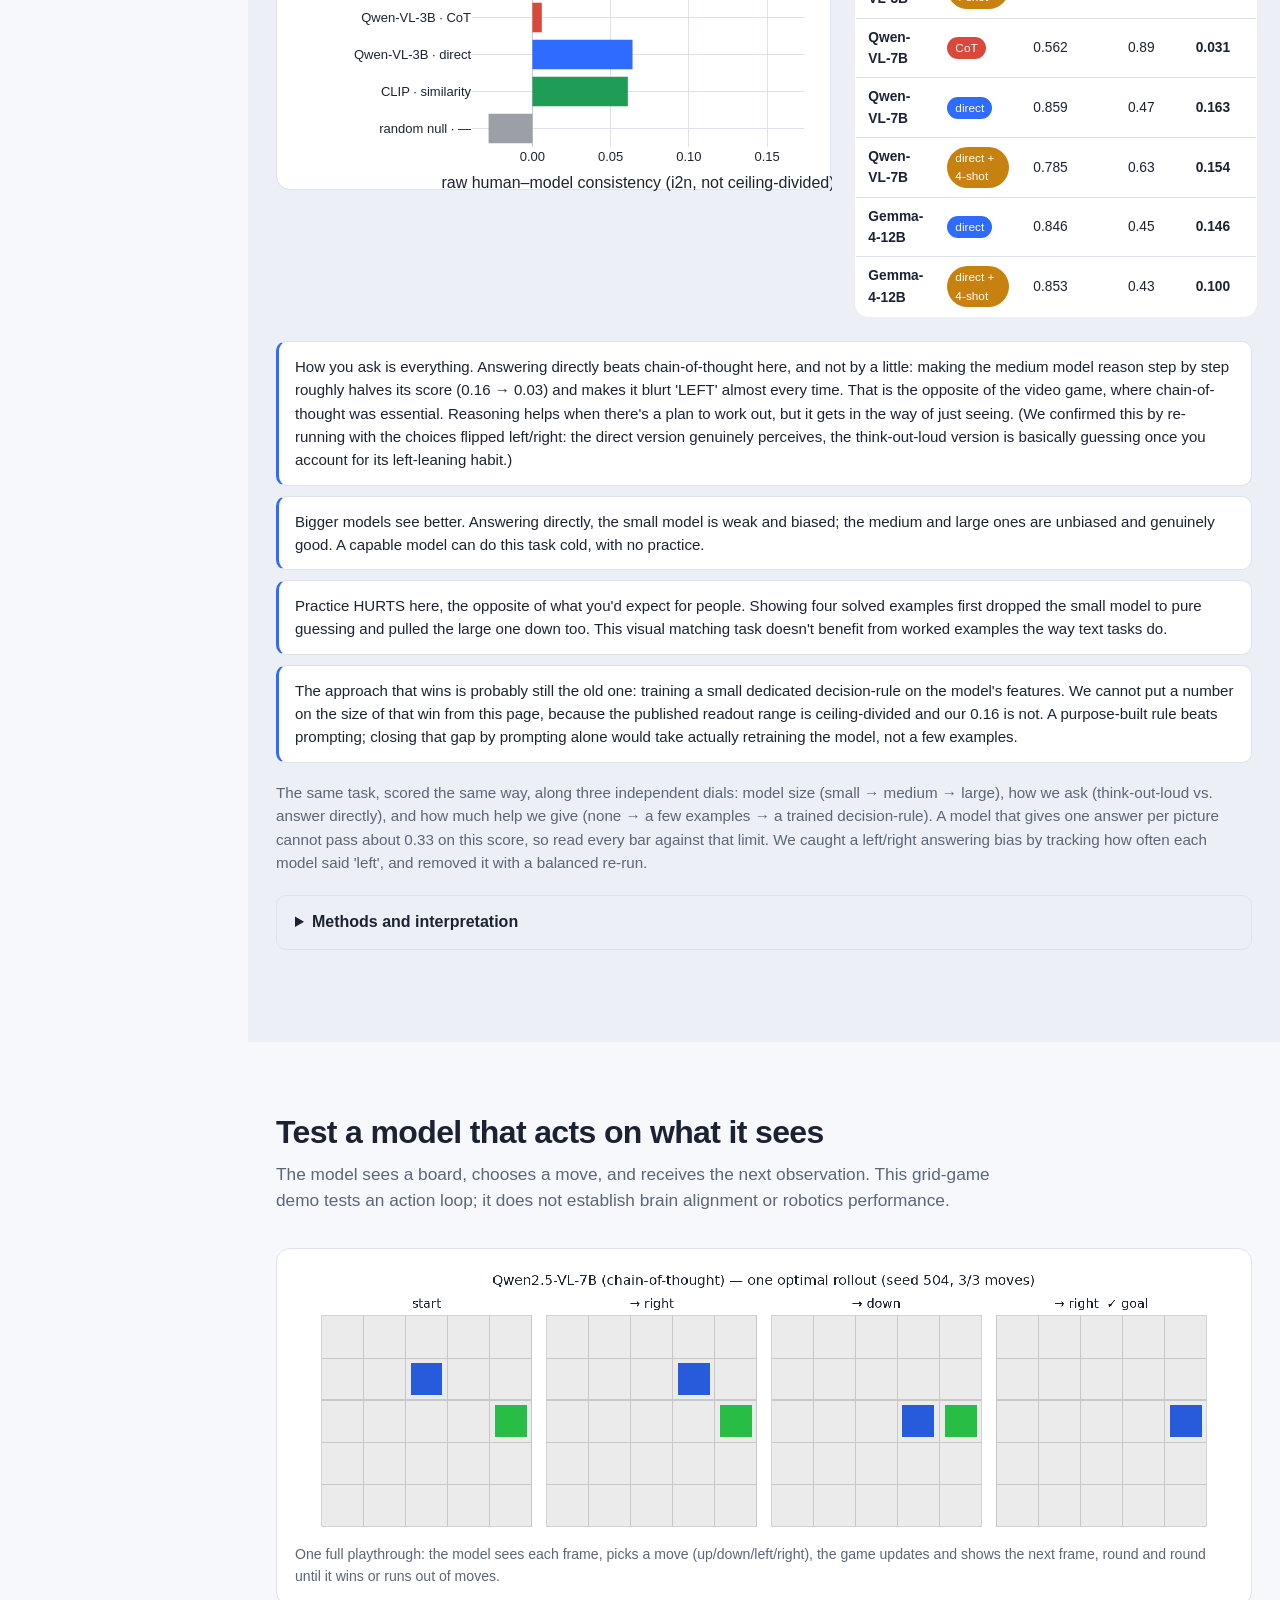
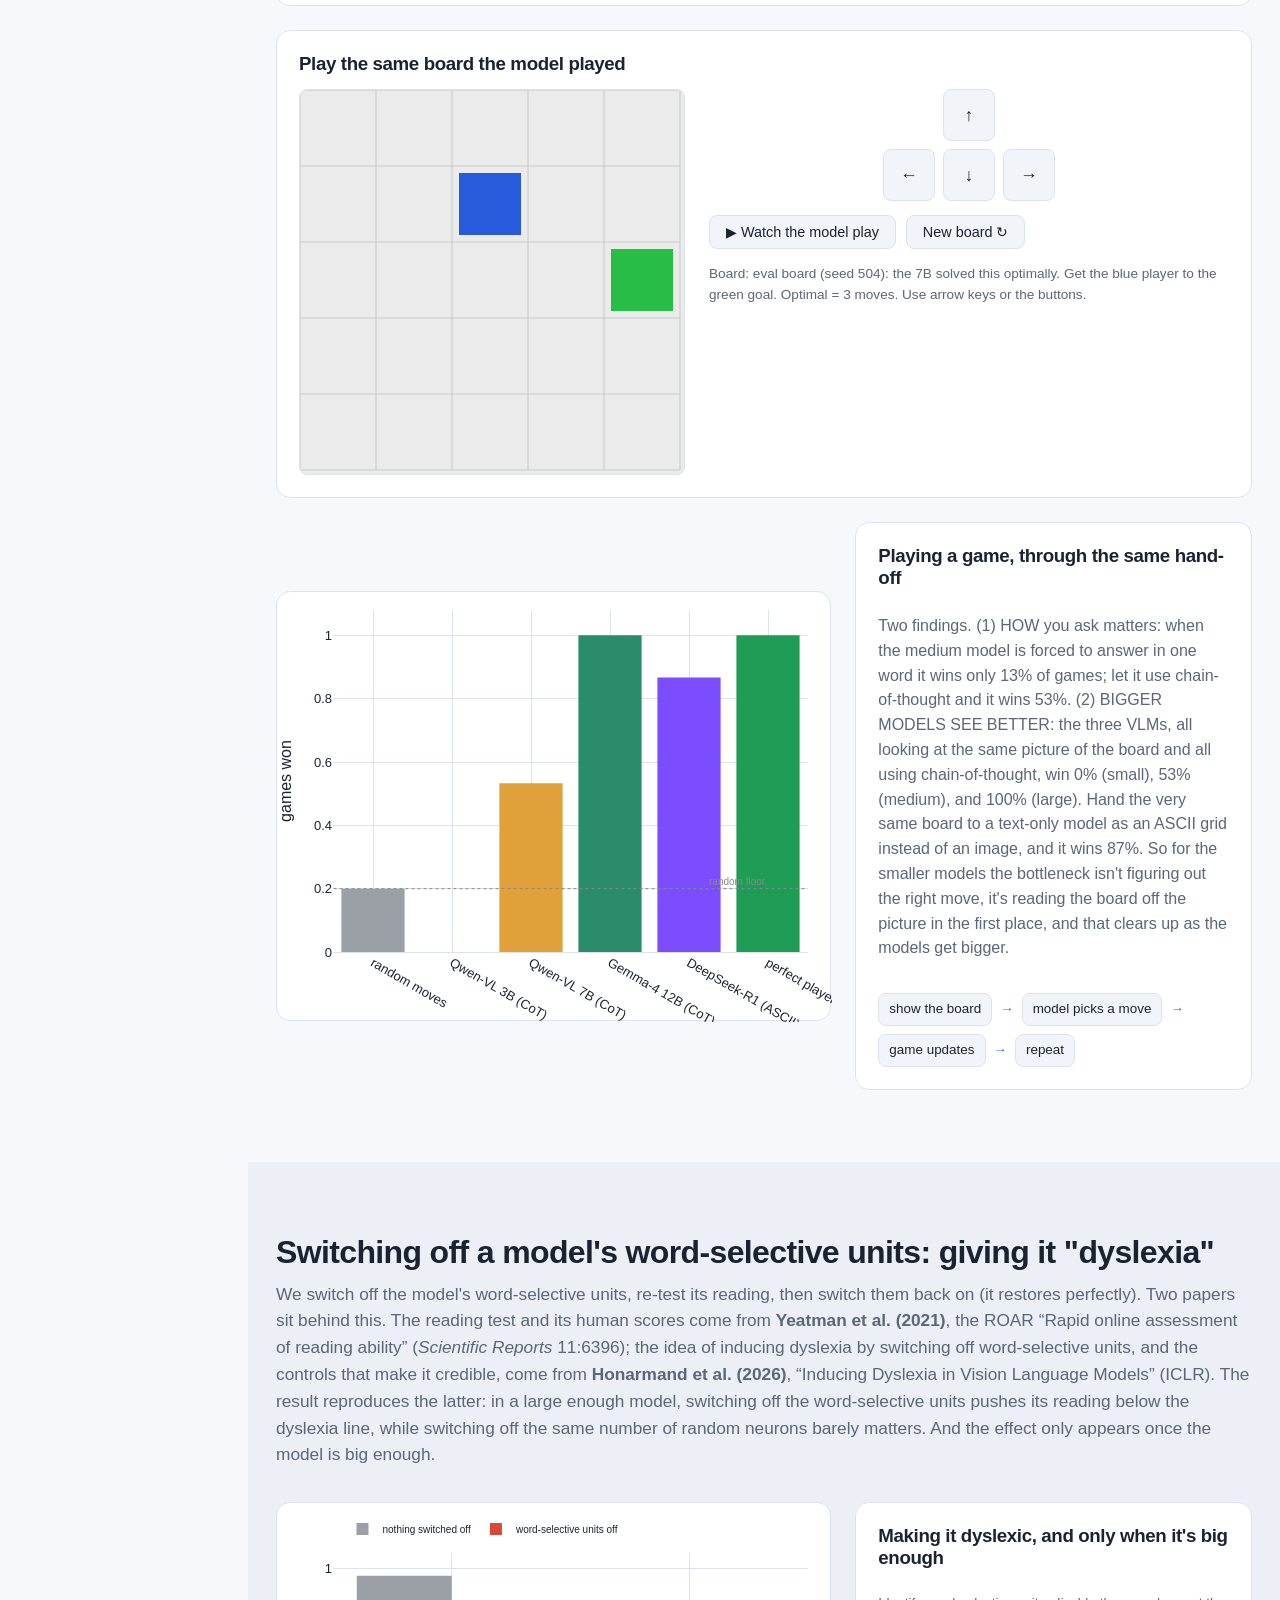
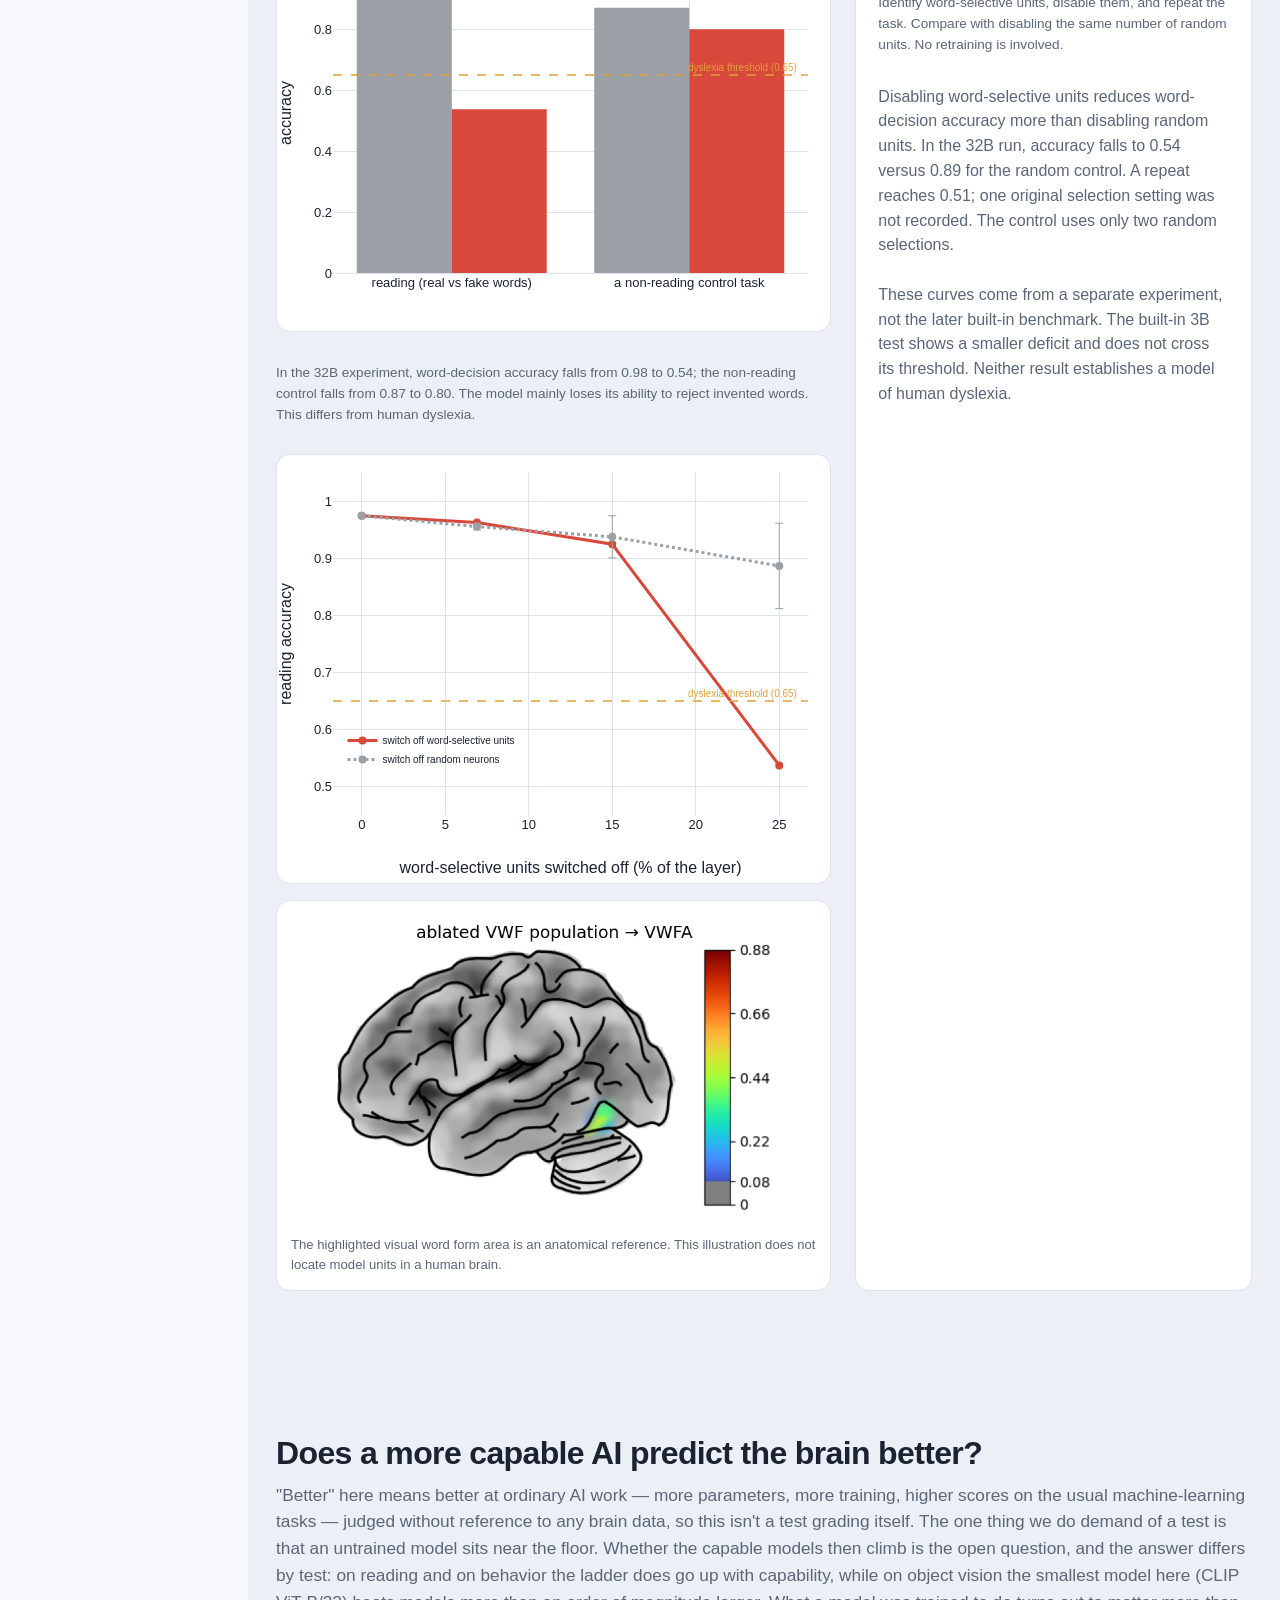
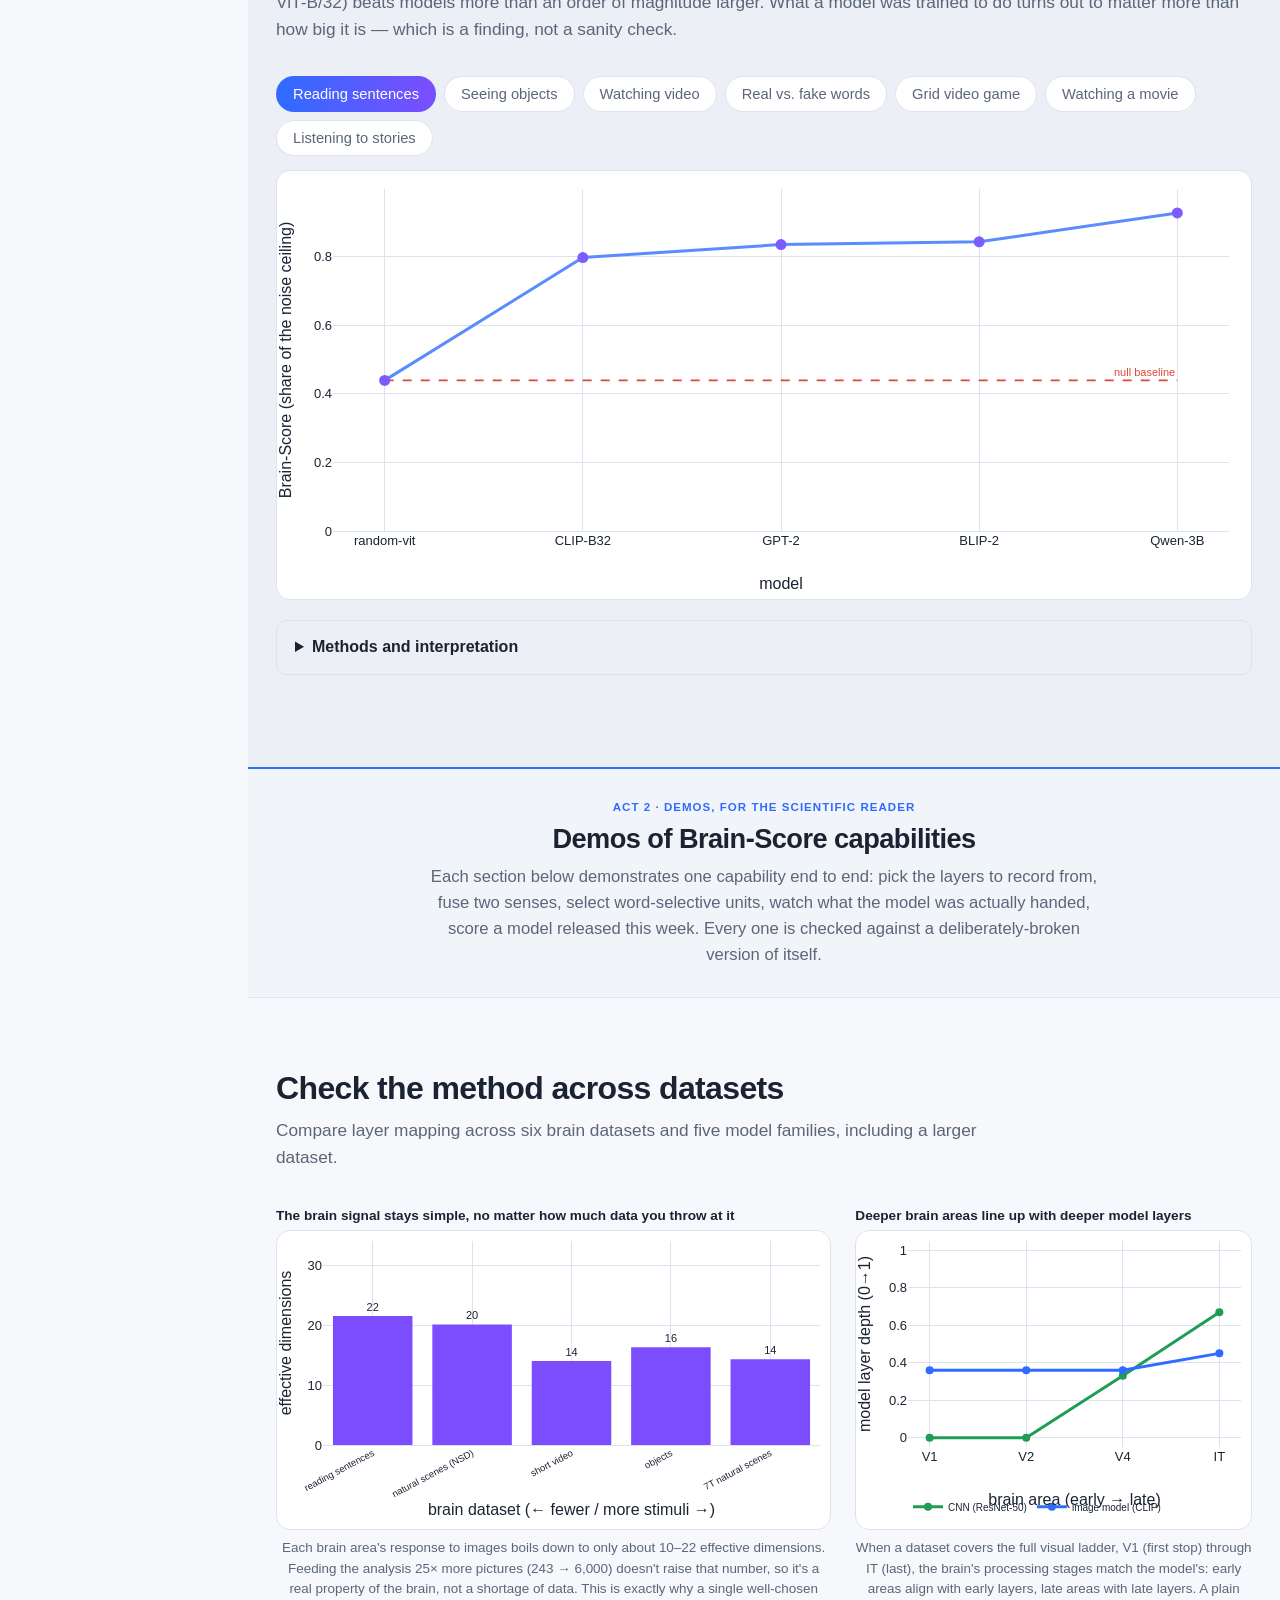
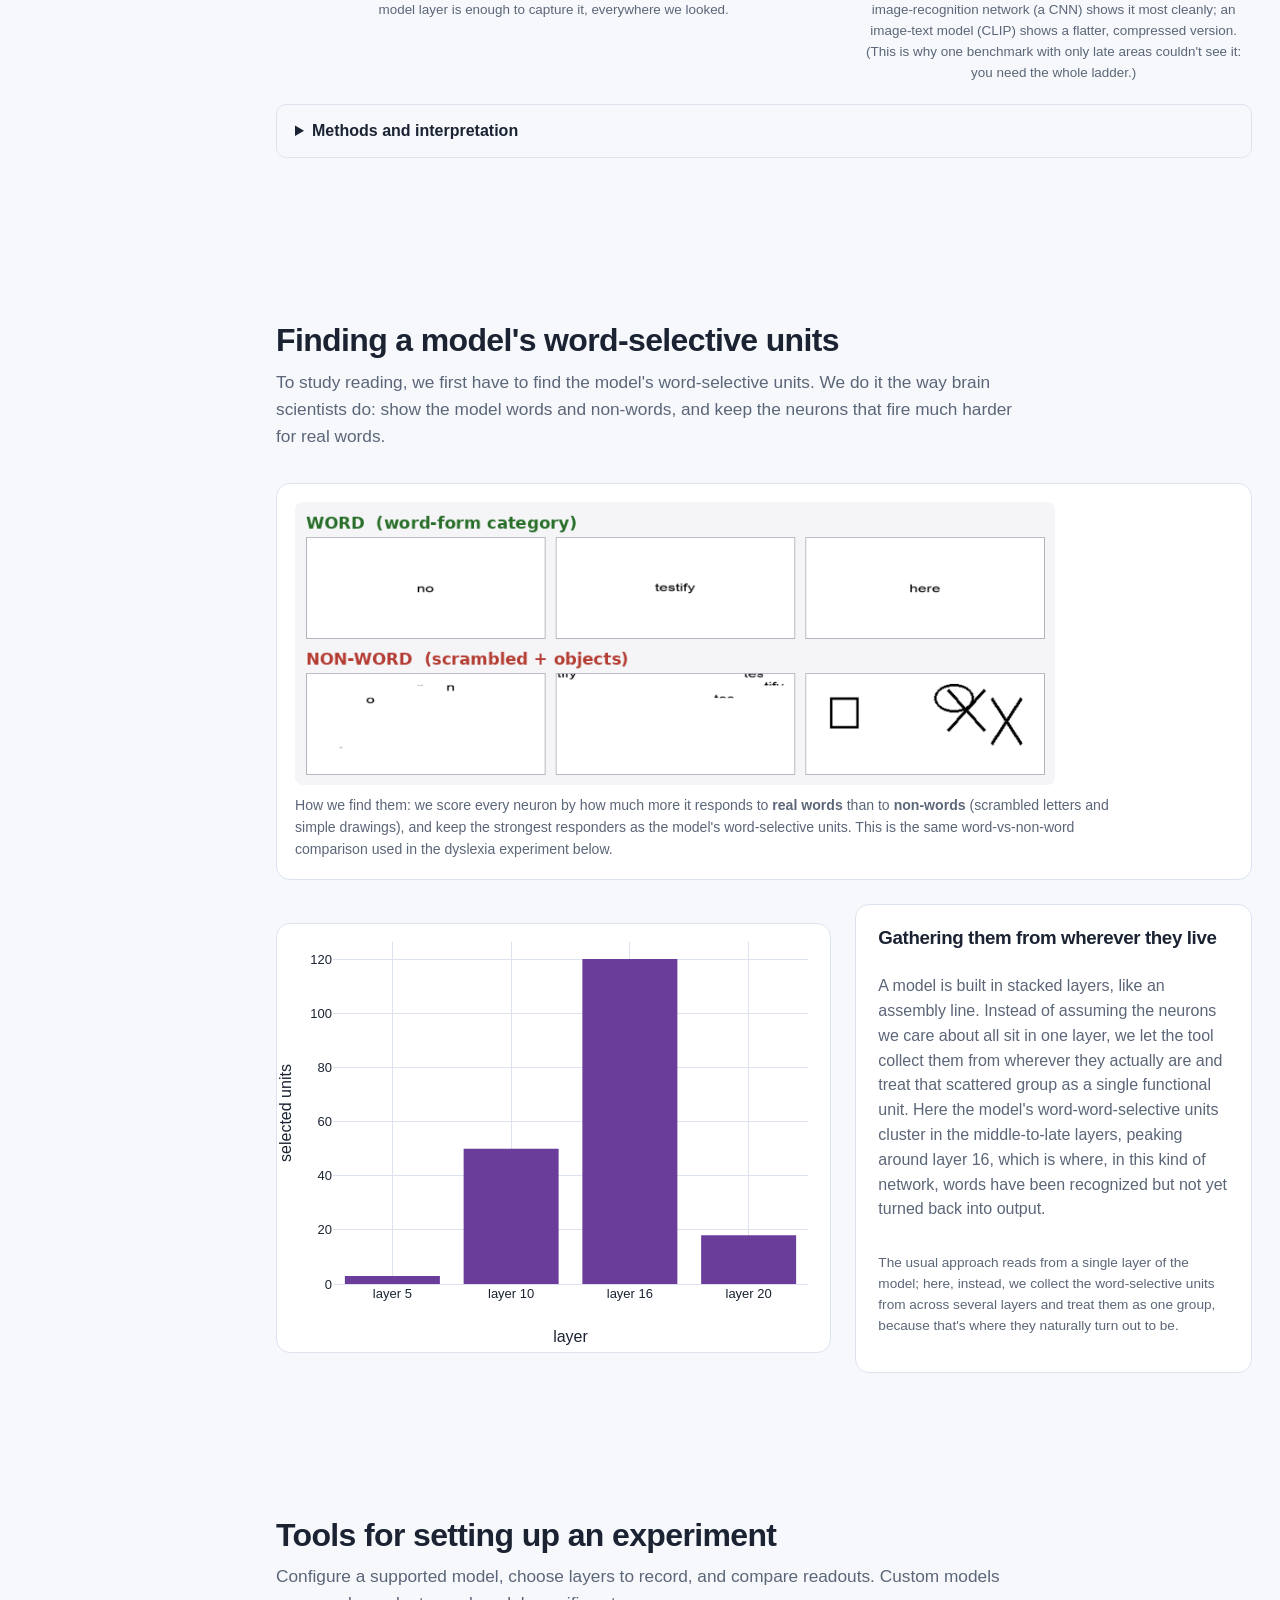
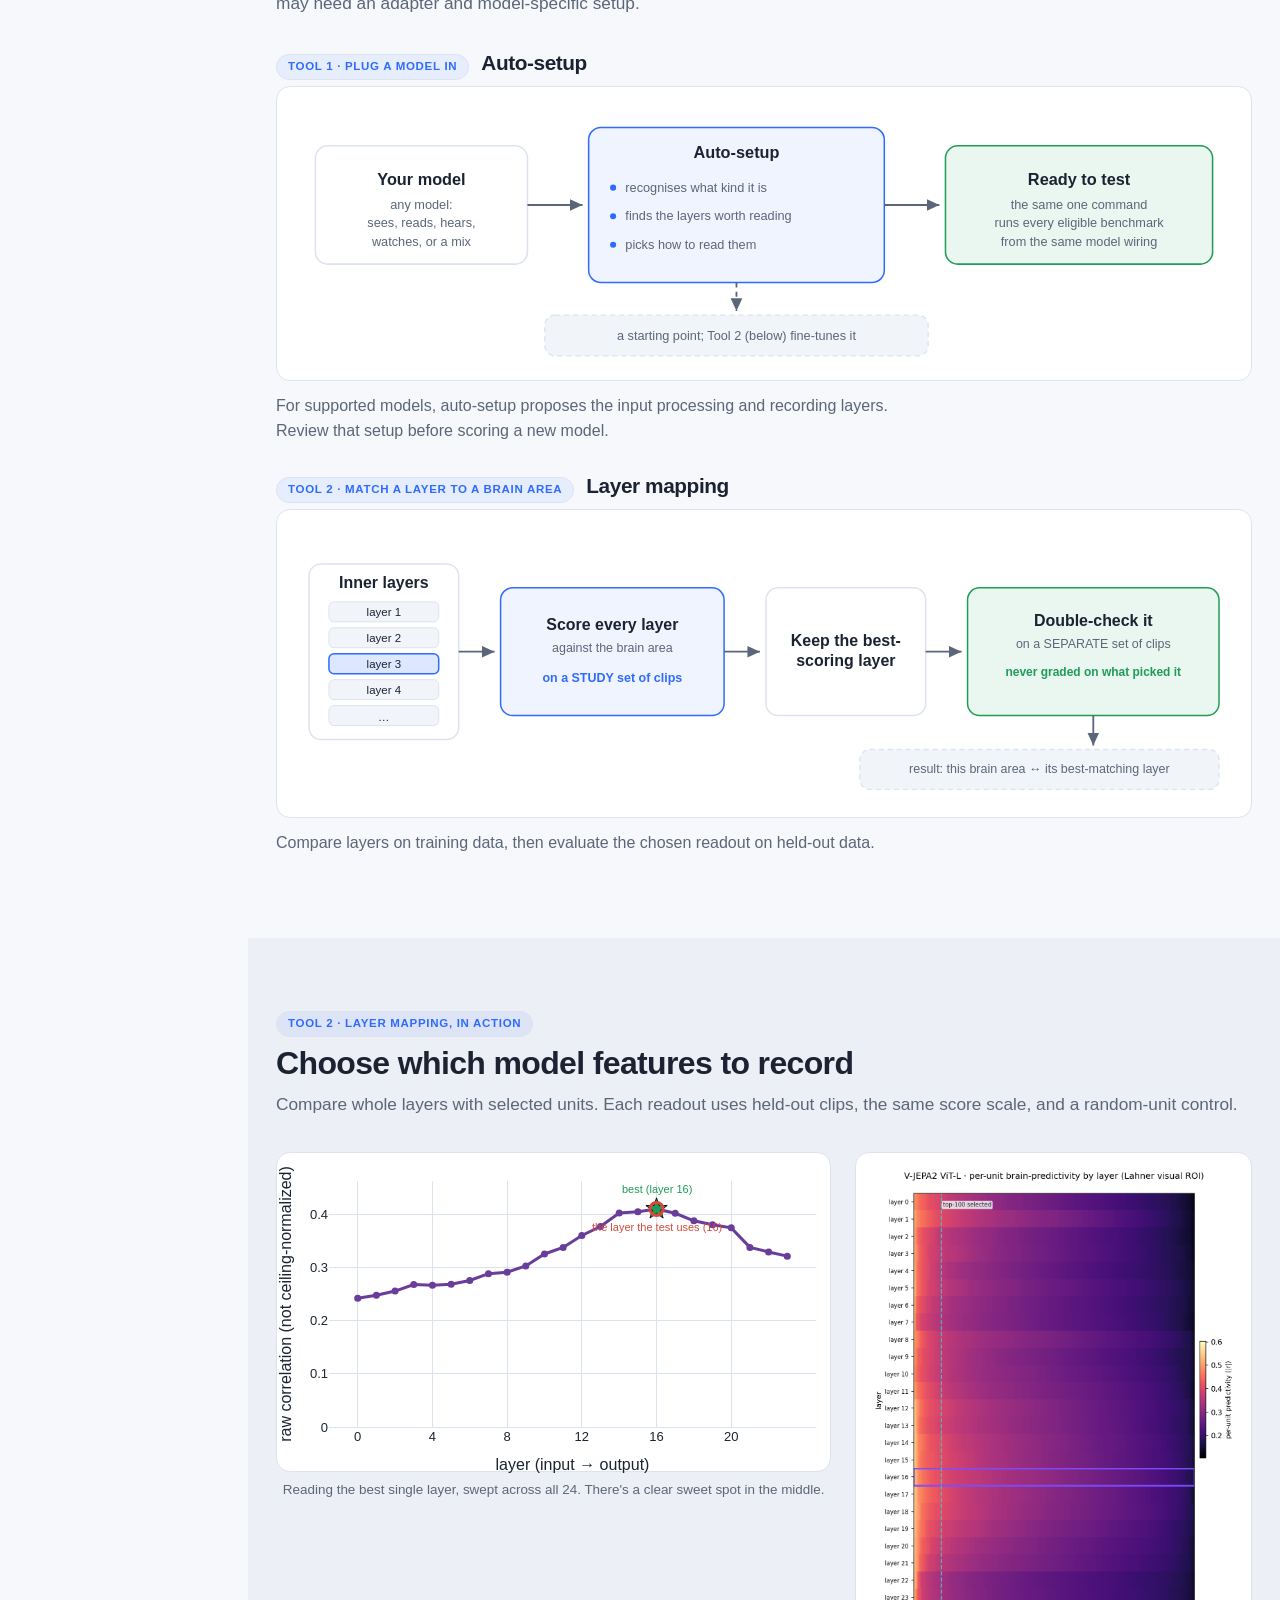
<file: UMI/overview.html>
<!DOCTYPE html>
<html lang="en">
<head>
<meta charset="utf-8" />
<meta name="viewport" content="width=device-width, initial-scale=1" />
<title>Brain-Score · Unified Model Interface</title>
<script src="https://cdn.plot.ly/plotly-2.35.2.min.js" charset="utf-8"></script>
<link rel="stylesheet" href="style.css?v=22" />
</head>
<body>
<nav class="nav">
  <div class="brand">Brain-Score<span class="dot">·</span><span class="muted">Unified</span></div>
  <div class="aud-bar" id="aud-bar">
    <a class="aud-btn" href="index.html" style="margin-right:10px">← Home</a>
    <span class="aud-label">View for:</span>
    <button class="aud-btn" data-aud="executive">Executive</button>
    <button class="aud-btn" data-aud="board">Advisory Board</button>
    <button class="aud-btn" data-aud="technical">Technical</button>
    <a class="aud-btn arch-link" href="architecture.html" style="margin-left:10px">Architecture →</a>
  </div>
</nav>

<aside class="toc" id="toc">
  <div class="toc-head">On this page</div>
  <div class="links" id="nav-links"></div>
</aside>

<header class="hero">
  <div class="hero-inner">
    <h1 id="hero-title">Brain-Score, unified.</h1>
    <p id="hero-sub" class="sub"></p>
    <div class="pill-row">
      <span class="pill">seeing</span><span class="pill">reading</span>
      <span class="pill">hearing</span><span class="pill">video</span>
      <span class="pill">mixed senses</span><span class="pill">lesioning</span>
      <span class="pill">acting</span>
    </div>
    <pre class="code hero-code"><code id="hero-code-body" class="hero-swap"></code></pre>
    <p id="hero-note" class="note"></p>
  </div>
</header>

<section id="api" data-toc="The API" data-order="5" data-tier="api" class="section api-band">
  <p class="act-eyebrow">For builders · the contract</p>
  <h2>One method, every kind of test</h2>
  <p class="lead">Every subject — a model, or in principle a human — is evaluated through a single
    method: <code>interact(session)</code>. It exchanges information over named <b>channels</b>; the
    channels you send in decide the test, and the channels it sends back are the result. A registry
    documents every allowable input and output, so a new sense, readout, or device is a new channel,
    never a new method.</p>
  <div class="api-cols">
    <div><b>Input channels</b><br>vision · text · audio · video · a step in a world · a lesion or stimulation</div>
    <div><b>Output channels</b><br>a brain response · a behavioral choice · an action · pupil / skin response</div>
  </div>
  <p class="muted small">The full contract, the channels, the wrappers, and the file
    layout: <a href="architecture.html">the Architecture page →</a></p>
</section>

<section id="act-ask" data-toc="What you can ask" data-order="8" data-tier="act1" class="act-band">
  <p class="act-eyebrow">Act 1 · for everyone</p>
  <h2 class="act-h">What can you ask a model?</h2>
  <p class="act-lead">One hand-off, an escalating set of questions: predict the brain, match a
    behavior, act in a world, and intervene on the model itself — most shown with a score,
    each on its own scale.</p>
</section>

<section id="act-science" data-toc="Capability demos" data-order="100" data-tier="act2" class="act-band">
  <p class="act-eyebrow">Act 2 · demos, for the scientific reader</p>
  <h2 class="act-h">Demos of Brain-Score capabilities</h2>
  <p class="act-lead">Each section below demonstrates one capability end to end: pick the layers
    to record from, fuse two senses, select word-selective units, watch what the model was actually
    handed, score a model released this week. Every one is checked against a deliberately-broken
    version of itself.</p>
</section>

<section id="capabilities" data-toc="The hand-off" data-order="10" data-tier="act1" class="section">
  <h2>One simple hand-off, every kind of test</h2>
  <p class="lead">Every model is treated the same way: you hand it an input (a set of
    images, a sentence, a sound, a video, a moment in a game, even a switched-off part
    of the model) and it hands back a response (a predicted brain response, a choice, an
    action, or a written answer). The kind of input decides what's being tested; the kind
    of response tells you how it did. That single, shared hand-off is what lets one model
    run on every compatible test below.</p>
  <div class="cap-grid" id="cap-grid"></div>
  <div class="status-panel">
    <h3>Capability status</h3>
    <p class="muted small" id="capability-status-note"></p>
    <table class="nulls-table status-table" id="capability-status-table"></table>
  </div>
</section>

<section id="frontier" data-toc="What it opens up" data-order="15" data-tier="act1" class="section alt">
  <h2>What one shared interface opens up</h2>
  <p class="lead">Because every subject is just something that exchanges information over channels,
    the same setup reaches past today's models. These are on the horizon — expressible through the
    interface, shown here as direction, not yet as scored results.</p>
  <div class="cap-grid">
    <div class="cap-card"><div class="tag">on the horizon</div>
      <h3>A model, or a person</h3>
      <p>The interface never assumes the subject is a model. Present the same input on a screen and
        record the person's behavior (or, with electrodes, their neural responses), and a person meets
        the same contract — so a test can, in principle, run on either.</p></div>
    <div class="cap-card"><div class="tag">on the horizon</div>
      <h3>Reading and writing to the brain</h3>
      <p>Recording is one direction; stimulation is the other. The same machinery that reads a region
        can drive it — the basis for testing decoders and sensory implants.</p></div>
    <div class="cap-card"><div class="tag">on the horizon</div>
      <h3>More than one subject at once</h3>
      <p>Several subjects can share one session, one's output becoming another's input — the opening
        for studying interaction between two models, or between a model and a person.</p></div>
    <div class="cap-card"><div class="tag">on the horizon</div>
      <h3>Body signals, not just choices</h3>
      <p>Behavior isn't only button presses. Pupil size and skin response are readouts on their own
        channels, so physiological measures sit beside the neural and behavioral ones.</p></div>
  </div>
</section>

<section id="response" data-toc="Brain response" data-order="20" data-tier="act1" class="section">
  <h2>Every kind of input, and the benchmark it is tested on</h2>
  <p class="lead">Pick a kind of input below. Each one names the registered benchmark that
    tests it, so the claim is checkable rather than a schematic. The last entry is hours of
    continuous viewing rather than a clip: many episodes and films, each sampled at the
    brain's own rate and answered snapshot by snapshot (handed over as one set, not fed
    in live). Each also carries the score a real model got, and &mdash; because these
    benchmarks are not all normalized the same way &mdash; what that score actually is.
    Read the scale line before comparing any two: a &ldquo;share of the noise ceiling&rdquo;
    number and a raw correlation are not on the same axis.</p>
  <div class="response-wrap">
    <div class="input-toggles" id="input-toggles"></div>
    <div class="response-panel">
      <figure class="illus-fig">
        <span class="illus-badge">illustrative</span>
        <img id="cortex-img" src="assets/cortex_demo.png?v=3" alt="predicted cortical response (illustrative)" />
        <figcaption id="cortex-cap">Orientation only: roughly which part of the brain this kind of input drives, drawn on a standard surface. It is a schematic of where this kind of input drives activity, not a result &mdash; the result is the measured score beside it, on the scale named beneath it. Inputs scored on behavior rather than on predicting the brain show no map at all.</figcaption>
      </figure>
      <div class="response-text">
        <h3 id="resp-type"></h3>
        <p id="resp-desc"></p>
        <div class="kv"><span>benchmark</span><b id="resp-bench"></b></div>
        <div class="kv"><span>example input</span><b id="resp-example"></b></div>
        <div class="kv"><span>measured score</span><b id="resp-score"></b></div>
        <div class="kv"><span>what that score is</span><b id="resp-scale"></b></div>
      </div>
    </div>
  </div>
</section>

<section id="moviebrain" data-toc="Movie → brain" data-order="30" data-tier="act1" class="section alt">
  <h2 id="mb-title"></h2>
  <p class="lead" id="mb-sub"></p>
  <div class="mb-grid">
    <div class="mb-left">
      <figure class="mb-fig mb-video-fig">
        <div class="mb-stim-card">
          <span class="mb-stim-tag">what went in</span>
          <p>The person watched a ~10-second clip from the TV show <b>Friends</b> (moving images,
            sound, and dialogue). We can't show the footage itself, since it's licensed (part of the
            Algonauts / Courtois NeuroMod dataset), so scrub or play to step through the recorded
            brain snapshots instead.</p>
        </div>
        <div class="mb-scrub-row">
          <button id="mb-play" class="mb-play" type="button">▶ play</button>
          <input type="range" id="mb-scrub" min="0" max="6" value="0" aria-label="scrub through the clip" />
        </div>
        <figcaption>Picture + sound + dialogue went in; both brains respond in step.</figcaption>
      </figure>
      <div class="mb-transcript" id="mb-transcript"></div>
      <p class="muted small" style="margin:12px 0 2px">How well the two brains match, snapshot by snapshot — the agreement is statistical, not a visual overlay:</p>
      <div id="mb-rcurve" class="plot" style="height:150px"></div>
    </div>
    <div class="mb-brain-col">
      <figure class="mb-fig mb-brain-fig">
        <figcaption class="mb-brainlabel mb-human-lbl">Human: the person's <b>actual</b> recorded brain (the real answer)</figcaption>
        <img id="mb-human" alt="recorded brain response, three views" />
      </figure>
      <div class="mb-tabs" id="mb-tabs"></div>
      <figure class="mb-fig mb-brain-fig">
        <figcaption class="mb-brainlabel mb-model-lbl">Model: the AI's <b>prediction</b> (for a clip it never trained on)</figcaption>
        <img id="mb-model" alt="predicted brain response, three views" />
      </figure>
      <div class="mb-rnow" id="mb-rnow"></div>
    </div>
  </div>
  <p class="muted small mb-note-full" id="mb-note"></p>
  <p class="reading" id="mb-reading"></p>
  <div class="raj-caveats" id="mb-caption"></div>
</section>

<section id="leaderboard" data-toc="External cross-check" data-order="185" data-tier="act2" class="section">
  <h2 id="lb-title"></h2>
  <p class="lead" id="lb-sub"></p>
  <div class="two-col">
    <figure class="lm-sweep-fig">
      <p class="small" id="lb-indist-title" style="margin:0 0 4px;font-weight:600;color:var(--ink)"></p>
      <div id="lb-indist-plot" class="plot" style="height:300px"></div>
      <figcaption class="muted small" id="lb-indist-note"></figcaption>
    </figure>
    <figure class="lm-sweep-fig">
      <p class="small" id="lb-ood-title" style="margin:0 0 4px;font-weight:600;color:var(--ink)"></p>
      <div id="lb-ood-plot" class="plot" style="height:300px"></div>
      <figcaption class="muted small" id="lb-ood-note"></figcaption>
    </figure>
  </div>
  <p class="reading" id="lb-reading"></p>
  <div class="raj-caveats" id="lb-caption"></div>
</section>

<section id="rajalingham" data-toc="Object matching" data-order="40" data-tier="act1" class="section alt">
  <h2 id="raj-title"></h2>
  <p class="lead" id="raj-sub"></p>
  <div id="raj-seq">
    <h3 id="raj-seq-title" style="margin:8px 0 6px"></h3>
    <p class="muted small" id="raj-seq-sub"></p>
    <div class="seq-trace" id="raj-seq-trace"></div>
    <div class="two-col">
      <div id="raj-seq-plot" class="plot"></div>
      <div class="reading-box"><p id="raj-seq-reading"></p></div>
    </div>
    <div class="raj-caveats" id="raj-seq-caveat"></div>
  </div>
  <div class="two-col">
    <div id="raj-plot" class="plot"></div>
    <table class="paths-table" id="raj-table"></table>
  </div>
  <div class="raj-findings" id="raj-findings"></div>
  <p class="reading" id="raj-reading"></p>
  <div class="raj-caveats" id="raj-caveats"></div>

</section>

<section id="game" data-toc="Playing a game" data-order="50" data-tier="act1" class="section">
  <h2 id="game-title"></h2>
  <p class="lead" id="game-sub"></p>
  <figure class="game-fig">
    <img src="assets/game_rollout.png?v=4" alt="VLM grid-game rollout" />
    <figcaption>One full playthrough: the model sees each frame, picks a move (up/down/left/right), the game updates and shows the next frame, round and round until it wins or runs out of moves.</figcaption>
  </figure>
  <div class="play-panel">
    <h3>Play the same board the model played</h3>
    <div class="play-wrap">
      <canvas id="game-canvas" width="384" height="384"></canvas>
      <div class="play-side">
        <div class="play-pad">
          <button data-dir="up" aria-label="up">↑</button>
          <div class="play-pad-row">
            <button data-dir="left" aria-label="left">←</button>
            <button data-dir="down" aria-label="down">↓</button>
            <button data-dir="right" aria-label="right">→</button>
          </div>
        </div>
        <div class="play-btns">
          <button id="game-watch" class="play-new">▶ Watch the model play</button>
          <button id="game-new" class="play-new">New board ↻</button>
        </div>
        <p class="muted small" id="game-status"></p>
      </div>
    </div>
  </div>
  <div class="two-col">
    <div id="game-plot" class="plot"></div>
    <div class="reading-box">
      <h3>Playing a game, through the same hand-off</h3>
      <p id="game-reading"></p>
      <div class="flow">
        <span>show the board</span><span class="arrow">→</span>
        <span>model picks a move</span><span class="arrow">→</span>
        <span>game updates</span><span class="arrow">→</span>
        <span>repeat</span>
      </div>
    </div>
  </div>
</section>

<section id="selection" data-toc="Word-form units" data-order="110" data-tier="act2" class="section">
  <h2>Finding a model's word-selective units</h2>
  <p class="lead">To study reading, we first have to find the model's word-selective units.
    We do it the way brain scientists do: show the model words and non-words, and
    keep the neurons that fire much harder for real words.</p>
  <figure class="localizer-fig">
    <img src="assets/localizer_stimuli.png?v=3" alt="word vs non-word images" />
    <figcaption>How we find them: we score every neuron by how much more it responds
      to <b>real words</b> than to <b>non-words</b> (scrambled letters and simple
      drawings), and keep the strongest responders as the model's word-selective units.
      This is the same word-vs-non-word comparison used in the dyslexia experiment below.</figcaption>
  </figure>
  <div class="two-col">
    <div id="selection-plot" class="plot"></div>
    <div class="reading-box">
      <h3>Gathering them from wherever they live</h3>
      <p id="selection-reading"></p>
      <p class="muted small">The usual approach reads from a single layer of the model;
      here, instead, we collect the word-selective units from across several layers and treat
      them as one group, because that's where they naturally turn out to be.</p>
    </div>
  </div>
</section>

<section id="tools" data-toc="The tools" data-order="120" data-tier="act2" class="section">
  <h2 id="tools-title"></h2>
  <p class="lead" id="tools-sub"></p>

  <div class="tool-feature">
    <div class="tool-head">
      <span class="tool-eyebrow" id="tools-ar-tag"></span>
      <h3 id="tools-ar-name"></h3>
    </div>
    <div class="schematic">
      <svg viewBox="0 0 920 260" role="img" aria-label="Auto-setup flow: a model goes in, the setup is worked out, the model comes out ready to test">
        <defs>
          <marker id="ah" markerWidth="10" markerHeight="8" refX="7" refY="3.2" orient="auto">
            <path d="M0,0 L7,3.2 L0,6.4 Z" class="sc-arrowhead"/>
          </marker>
        </defs>
        <rect class="sc-box" x="20" y="44" width="208" height="116" rx="12"/>
        <text class="sc-title" x="124" y="82" text-anchor="middle">Your model</text>
        <text class="sc-sub" x="124" y="106" text-anchor="middle">any model:</text>
        <text class="sc-sub" x="124" y="124" text-anchor="middle">sees, reads, hears,</text>
        <text class="sc-sub" x="124" y="142" text-anchor="middle">watches, or a mix</text>
        <line class="sc-line" x1="228" y1="102" x2="282" y2="102" marker-end="url(#ah)"/>
        <rect class="sc-box accent" x="288" y="26" width="290" height="152" rx="12"/>
        <text class="sc-title" x="433" y="56" text-anchor="middle">Auto-setup</text>
        <circle class="sc-dot" cx="312" cy="85" r="3"/>
        <text class="sc-sub" x="324" y="89">recognises what kind it is</text>
        <circle class="sc-dot" cx="312" cy="113" r="3"/>
        <text class="sc-sub" x="324" y="117">finds the layers worth reading</text>
        <circle class="sc-dot" cx="312" cy="141" r="3"/>
        <text class="sc-sub" x="324" y="145">picks how to read them</text>
        <line class="sc-line" x1="578" y1="102" x2="632" y2="102" marker-end="url(#ah)"/>
        <rect class="sc-box good" x="638" y="44" width="262" height="116" rx="12"/>
        <text class="sc-title" x="769" y="82" text-anchor="middle">Ready to test</text>
        <text class="sc-sub" x="769" y="106" text-anchor="middle">the same one command</text>
        <text class="sc-sub" x="769" y="124" text-anchor="middle">runs every eligible benchmark</text>
        <text class="sc-sub" x="769" y="142" text-anchor="middle">from the same model wiring</text>
        <path class="sc-line dashed" d="M433,178 L433,206" marker-end="url(#ah)"/>
        <rect class="sc-box ghost" x="245" y="210" width="376" height="40" rx="10"/>
        <text class="sc-sub" x="433" y="234" text-anchor="middle">a starting point; Tool 2 (below) fine-tunes it</text>
      </svg>
    </div>
    <p class="tool-caption" id="tools-ar-cap"></p>
  </div>

  <div class="tool-feature">
    <div class="tool-head">
      <span class="tool-eyebrow" id="tools-lm-tag"></span>
      <h3 id="tools-lm-name"></h3>
    </div>
    <div class="schematic">
      <svg viewBox="0 0 940 280" role="img" aria-label="Layer-mapping flow: score every layer against the brain area, keep the best, confirm on a separate set">
        <defs>
          <marker id="ah2" markerWidth="10" markerHeight="8" refX="7" refY="3.2" orient="auto">
            <path d="M0,0 L7,3.2 L0,6.4 Z" class="sc-arrowhead"/>
          </marker>
        </defs>
        <rect class="sc-box" x="14" y="40" width="150" height="176" rx="12"/>
        <text class="sc-title" x="89" y="64" text-anchor="middle">Inner layers</text>
        <rect class="sc-chip" x="34" y="78"  width="110" height="20" rx="5"/>
        <text class="sc-chiptext" x="89" y="92" text-anchor="middle">layer 1</text>
        <rect class="sc-chip" x="34" y="104" width="110" height="20" rx="5"/>
        <text class="sc-chiptext" x="89" y="118" text-anchor="middle">layer 2</text>
        <rect class="sc-chip hot" x="34" y="130" width="110" height="20" rx="5"/>
        <text class="sc-chiptext" x="89" y="144" text-anchor="middle">layer 3</text>
        <rect class="sc-chip" x="34" y="156" width="110" height="20" rx="5"/>
        <text class="sc-chiptext" x="89" y="170" text-anchor="middle">layer 4</text>
        <rect class="sc-chip" x="34" y="182" width="110" height="20" rx="5"/>
        <text class="sc-chiptext" x="89" y="197" text-anchor="middle">…</text>
        <line class="sc-line" x1="164" y1="128" x2="200" y2="128" marker-end="url(#ah2)"/>
        <rect class="sc-box accent" x="206" y="64" width="224" height="128" rx="12"/>
        <text class="sc-title" x="318" y="106" text-anchor="middle">Score every layer</text>
        <text class="sc-sub" x="318" y="128" text-anchor="middle">against the brain area</text>
        <text class="sc-accent-txt" x="318" y="158" text-anchor="middle">on a STUDY set of clips</text>
        <line class="sc-line" x1="430" y1="128" x2="466" y2="128" marker-end="url(#ah2)"/>
        <rect class="sc-box" x="472" y="64" width="160" height="128" rx="12"/>
        <text class="sc-title" x="552" y="122" text-anchor="middle">Keep the best-</text>
        <text class="sc-title" x="552" y="142" text-anchor="middle">scoring layer</text>
        <line class="sc-line" x1="632" y1="128" x2="668" y2="128" marker-end="url(#ah2)"/>
        <rect class="sc-box good" x="674" y="64" width="252" height="128" rx="12"/>
        <text class="sc-title" x="800" y="102" text-anchor="middle">Double-check it</text>
        <text class="sc-sub" x="800" y="124" text-anchor="middle">on a SEPARATE set of clips</text>
        <text class="sc-good-txt" x="800" y="152" text-anchor="middle">never graded on what picked it</text>
        <path class="sc-line" d="M800,192 L800,222" marker-end="url(#ah2)"/>
        <rect class="sc-box ghost" x="566" y="226" width="360" height="40" rx="10"/>
        <text class="sc-sub" x="746" y="250" text-anchor="middle">result: this brain area ↔ its best-matching layer</text>
      </svg>
    </div>
    <p class="tool-caption" id="tools-lm-cap"></p>
  </div>
</section>

<section id="layermapping" data-toc="Layer mapping" data-order="130" data-tier="act2" class="section alt">
  <p class="tool-eyebrow-row"><span class="tool-eyebrow">Tool 2 · Layer mapping, in action</span></p>
  <h2 id="lm-title"></h2>
  <p class="lead" id="lm-sub"></p>
  <div class="two-col">
    <figure class="lm-sweep-fig">
      <div id="lm-sweep-plot" class="plot" style="height:320px"></div>
      <figcaption class="muted small">Reading the best single layer, swept across all 24. There's a clear sweet spot in the middle.</figcaption>
    </figure>
    <figure class="lesion-brain">
      <img id="lm-heatmap-img" alt="V-JEPA2 per-layer per-unit predictivity heatmap" />
      <figcaption id="lm-heatmap-cap"></figcaption>
    </figure>
  </div>
  <div class="lm-approaches">
    <h3 id="lm-appr-title"></h3>
    <p class="muted small lm-narrow" id="lm-metric-note"></p>
    <div id="lm-budget-plot" class="plot" style="height:340px"></div>
    <p class="small" id="lm-table-title" style="margin:24px 0 6px;font-weight:600;color:var(--ink)"></p>
    <table class="paths-table" id="lm-appr-table"></table>
    <p class="muted small lm-narrow" id="lm-table-caveat"></p>
    <p id="lm-reading"></p>
    <div class="lm-deepdive" id="lm-deepdive">
      <h3 id="dd-title"></h3>
      <p class="muted small lm-narrow" id="dd-lead"></p>
      <div class="dd-cards" id="dd-cards"></div>
      <p class="small" id="dd-pc-title" style="margin:20px 0 4px;font-weight:600;color:var(--ink)"></p>
      <div id="dd-pc-plot" class="plot" style="height:260px"></div>
      <p class="muted small lm-narrow" id="dd-pc-cap"></p>
    </div>
  </div>
</section>

<section id="generalize" data-toc="Does it generalize?" data-order="108" data-tier="act2" class="section">
  <h2 id="gen-title"></h2>
  <p class="lead" id="gen-sub"></p>
  <div class="two-col">
    <figure class="lm-sweep-fig">
      <p class="small" id="gen-dim-title" style="margin:0 0 4px;font-weight:600;color:var(--ink)"></p>
      <div id="gen-dim-plot" class="plot" style="height:300px"></div>
      <figcaption class="muted small" id="gen-dim-note"></figcaption>
    </figure>
    <figure class="lm-sweep-fig">
      <p class="small" id="gen-hier-title" style="margin:0 0 4px;font-weight:600;color:var(--ink)"></p>
      <div id="gen-hier-plot" class="plot" style="height:300px"></div>
      <figcaption class="muted small" id="gen-hier-note"></figcaption>
    </figure>
  </div>
  <p class="reading" id="gen-reading"></p>
</section>

<section id="witness" data-toc="Watch it run" data-order="150" data-tier="act2" class="section alt">
  <p class="tool-eyebrow-row"><span class="tool-eyebrow">Tool 3 · Watch it run</span></p>
  <h2 id="witness-title"></h2>
  <p class="lead" id="witness-sub"></p>
  <div class="witness-modes" id="witness-modes"></div>
  <div class="witness-grid" id="witness-grid"></div>
  <p class="reading" id="witness-reading"></p>
</section>

<section id="percept" data-toc="What it saw" data-order="160" data-tier="act2" class="section">
  <p class="tool-eyebrow-row"><span class="tool-eyebrow">Tool 4 · See what it saw</span></p>
  <h2 id="percept-title"></h2>
  <p class="lead" id="percept-sub"></p>
  <div class="percept-tabs" id="percept-tabs"></div>
  <div class="percept-grid" id="percept-grid"></div>
  <p class="reading" id="percept-reading"></p>
  <div class="raj-caveats" id="percept-caveat"></div>
</section>

<section id="fusion" data-toc="Fusing the senses" data-order="140" data-tier="act2" class="section">
  <h2 id="fusion-title"></h2>
  <p class="lead" id="fusion-sub"></p>
  <div class="two-col">
    <div class="two-col-stack">
      <div id="fusion-plot" class="plot"></div>
      <div id="fusion-curve-plot" class="plot" style="height:280px"></div>
      <p class="muted small" id="fusion-curve-cap"></p>
    </div>
    <div class="reading-box">
      <h3 id="fusion-appr-title"></h3>
      <table class="paths-table" id="fusion-table"></table>
      <p id="fusion-reading"></p>
      <h3 class="caveat-h">Caveats</h3>
      <div class="raj-caveat" id="fusion-caveat"></div>
    </div>
  </div>
</section>

<section id="ablation" data-toc="Dyslexia" data-order="60" data-tier="act1" class="section alt">
  <h2>Switching off a model's word-selective units: giving it "dyslexia"</h2>
  <p class="lead">We switch off the model's word-selective units, re-test its reading, then
    switch them back on (it restores perfectly). Two papers sit behind this. The reading
    test and its human scores come from <b>Yeatman et al. (2021)</b>, the ROAR
    &ldquo;Rapid online assessment of reading ability&rdquo; (<i>Scientific Reports</i> 11:6396); the idea of inducing
    dyslexia by switching off word-selective units, and the controls that make it
    credible, come from <b>Honarmand et al. (2026)</b>, &ldquo;Inducing Dyslexia in
    Vision Language Models&rdquo; (ICLR). The result reproduces
    the latter: in a large enough model, switching off the word-selective units pushes its reading below
    the dyslexia line, while switching off the same number of random neurons barely
    matters. And the effect only appears once the model is big enough.</p>
  <div class="two-col">
    <div class="two-col-stack">
      <div id="ablation-dissoc-plot" class="plot"></div>
      <p class="muted small" id="ablation-dissoc-note"></p>
      <div id="ablation-plot" class="plot"></div>
      <figure class="lesion-brain">
        <img id="lesion-brain-img" src="assets/vwfa_glass.png?v=3" alt="the brain's reading area, highlighted" />
        <figcaption id="lesion-brain-cap"></figcaption>
      </figure>
    </div>
    <div class="reading-box">
      <h3>Making it dyslexic, and only when it's big enough</h3>
      <p class="muted small" id="ablation-protocol"></p>
      <p id="ablation-reading"></p>
    </div>
  </div>
</section>

<section id="scaling" data-toc="Bigger models" data-order="70" data-tier="act1" class="section alt">
  <h2>Does a more capable AI predict the brain better?</h2>
  <p class="lead">"Better" here means better at ordinary AI work &mdash; more parameters,
    more training, higher scores on the usual machine-learning tasks &mdash; judged
    without reference to any brain data, so this isn't a test grading itself. The one
    thing we do demand of a test is that an untrained model sits near the floor. Whether
    the capable models then climb is the open question, and the answer differs by test:
    on reading and on behavior the ladder does go up with capability, while on object
    vision the smallest model here (CLIP ViT-B/32) beats models more than an order of
    magnitude larger. What a model was trained to do turns out to matter more than how
    big it is &mdash; which is a finding, not a sanity check.</p>
  <div class="scaling-wrap">
    <div class="scaling-tabs" id="scaling-tabs"></div>
    <div id="scaling-plot" class="plot"></div>
    <p class="reading" id="scaling-reading"></p>
  </div>
</section>

<section id="gemma-scorecard" data-toc="Gemma scorecard" data-order="170" data-tier="act2" class="section">
  <h2 id="gsc-title"></h2>
  <p class="lead" id="gsc-sub"></p>
  <table class="nulls-table" id="gsc-table"></table>
  <p class="reading" id="gsc-reading"></p>
</section>

<section id="layercontrib" data-toc="Where signal lives" data-order="190" data-tier="act2" class="section alt">
  <h2 id="lc-title"></h2>
  <p class="lead" id="lc-sub"></p>
  <div class="two-col">
    <div id="lc-plot" class="plot" style="height:320px"></div>
    <div class="reading-box">
      <h3>Where the brain-like signal lives in each model</h3>
      <p id="lc-reading"></p>
    </div>
  </div>
</section>

<section id="mechanics" data-toc="Inside one test" data-order="200" data-tier="act2" class="section">
  <h2 id="mech-title"></h2>
  <p class="lead" id="mech-sub"></p>
  <div class="mech-wrap">
    <div class="mech-task">
      <h3>The task</h3>
      <p id="mech-task"></p>
      <div class="mech-paths" id="mech-paths"></div>
    </div>
    <div class="mech-side">
      <div id="mech-floors-plot" class="plot" style="height:280px"></div>
      <p class="reading" id="mech-answer"></p>
    </div>
  </div>
  <h3 id="allpaths-title" style="margin:32px 0 4px"></h3>
  <p class="muted small" id="allpaths-sub"></p>
  <div class="two-col">
    <div id="allpaths-plot" class="plot"></div>
    <table class="paths-table" id="allpaths-table"></table>
  </div>
  <p class="reading" id="allpaths-reading"></p>
</section>

<section id="models" data-toc="The models" data-order="210" data-tier="act2" class="section">
  <h2 id="models-title"></h2>
  <p class="lead" id="models-sub"></p>
  <div class="model-grid" id="model-grid"></div>
</section>

<section id="nulls" data-toc="Null baselines" data-order="180" data-tier="act2" class="section alt">
  <h2>A null baseline, for every test</h2>
  <p class="lead">No result counts here until it clearly beats a deliberately broken
    version of the same test: the same machinery, with the real signal stripped out.
    If a score doesn't clear that floor, it's coming from the setup, not the model.</p>
  <div class="two-col">
    <div id="shift-plot" class="plot"></div>
    <div class="reading-box">
      <h3 id="shift-title"></h3>
      <p class="muted small" id="shift-sub"></p>
      <p id="shift-reading"></p>
    </div>
  </div>
  <table class="nulls-table" id="nulls-table" style="margin-top:24px"></table>
</section>

<section id="limitations" data-toc="What to keep in mind" data-order="300" data-tier="always" class="section">
  <h2 id="lim-title">What to keep in mind</h2>
  <p class="lead">What each result on this page does not establish: the controls we have not
    run yet, the comparisons that are not like-for-like, and the places where a number
    demonstrates that a capability works rather than how well it works.</p>
  <ul class="lim-list" id="lim-list"></ul>
</section>

<footer class="footer">
  <div>
    <b>Try it.</b> Everything here runs from one short, repeatable recipe. There's a
    ready-to-run example for each capability shown on this page, and the same toolkit
    draws every figure above.
  </div>
  <div class="cta-row">
    <a class="cta-btn" href="https://www.brain-score.org" target="_blank" rel="noopener">Live leaderboard &amp; submit a model →</a>
    <a class="cta-btn" href="https://github.com/brain-score" target="_blank" rel="noopener">Code on GitHub →</a>
    <a class="cta-btn" href="architecture.html">How it works →</a>
  </div>
  <div class="muted small" id="provenance"></div>
</footer>

<script src="data.js?v=29"></script>
<script src="app.js?v=23"></script>
<script src="model_moves.js?v=2"></script>
<script src="game.js?v=2"></script>
<script src="audience.js?v=5"></script>
</body>
</html>
</file>
<file: UMI/theme.css>
/* Shared visual language for the UMI pages. */
:root {
  --paper:#f7f8fa; --ground:var(--paper); --bg:var(--paper); --bg2:#eef2f6;
  --panel:#fff; --panel2:#f0f3f7; --ink:#172337; --muted:#566277;
  --faint:#637084; --line:#dce2ea; --blue:#285ee8; --accent:var(--blue);
  --teal:#167b78; --accent2:#7653a6; --good:var(--teal); --bad:#c45132;
  --warn:#a36516; --orange:#c45132; --radius:16px;
  --umi:var(--blue); --umi-ink:#234fae; --legacy:#a36516; --legacy-ink:#845013;
}
body {background:var(--paper);color:var(--ink);font-family:-apple-system,BlinkMacSystemFont,"Segoe UI",sans-serif;-webkit-font-smoothing:antialiased}
a {color:var(--blue)} a:hover {text-decoration:underline}
a:focus-visible,button:focus-visible,summary:focus-visible,input:focus-visible,select:focus-visible,[tabindex]:focus-visible {outline:3px solid var(--blue);outline-offset:4px}
.site-nav {position:relative;inset:auto;height:auto;min-height:80px;z-index:60;display:flex;align-items:center;justify-content:space-between;gap:16px;padding:18px max(24px,calc((100vw - 1160px)/2));background:#fff;border-bottom:1px solid var(--line);backdrop-filter:none}
.site-nav .brand {font-size:1rem;font-weight:750;color:var(--ink);text-decoration:none;white-space:nowrap}
.nav-actions,.view-switch {display:flex;align-items:center;gap:8px;flex-wrap:wrap}
.nav-actions>a {font-size:.85rem;margin:0 8px;color:var(--muted);padding:5px 0;text-decoration:none}
.nav-actions>a:hover {color:var(--blue)}
.nav-actions>a[aria-current=page] {color:var(--ink);box-shadow:0 2px var(--blue)}
.view-switch {padding:4px;border:1px solid var(--line);border-radius:24px;background:var(--paper)}
.view-switch button {font:inherit;font-size:.85rem;border:0;border-radius:20px;background:transparent;padding:7px 14px;color:var(--muted);cursor:pointer}
.view-switch button[aria-pressed=true],.view-switch button.active {background:var(--ink);color:#fff}
.landing-page,.arch-body,.archive-page {padding-top:0!important;padding-left:0!important}
.landing-page .wrap {max-width:1160px;padding:65px 24px 70px}
.eyebrow {font-size:.73rem;letter-spacing:.12em;text-transform:uppercase;font-weight:750;color:var(--teal)}
.landing-page h1,.arch-hero h1,.archive-page .hero h1 {font-size:clamp(2.8rem,5vw,4.5rem);line-height:1.06;letter-spacing:-.04em;margin:16px 0 20px;max-width:850px}
.landing-page .lede,.arch-hero .sub,.archive-page .hero .sub {max-width:700px;font-size:1.15rem;line-height:1.6;color:var(--muted)}
.landing-page h2,.arch-section h2 {font-size:clamp(1.6rem,3vw,2.15rem);letter-spacing:-.03em;line-height:1.15}
.landing-page .pane,.landing-page .scope,.landing-page .u,.arch-section,.archive-page .section {background:#fff;border:1px solid var(--line);border-radius:16px;box-shadow:0 3px 15px #17233703}
.landing-page .pane--legacy {opacity:1}
.landing-page .pane--umi .node {background:#eff4ff}
.landing-page .rule {margin:40px 0}
.landing-page .lanes.in .ev {background:var(--blue)}
.landing-page .lanes.out .ev {background:var(--teal)}
.landing-page .lanes.in .batch-bar {background:#285ee844}
.landing-page .lanes.out .batch-bar {background:#167b7844}
.landing-page .fade {animation:none;opacity:1;transform:none}
.landing-page .btn-primary {background:var(--ink);box-shadow:none}
.arch-hero {max-width:1160px;padding:65px 24px 40px;margin:auto;background:none}
.arch-hero .hero-inner {max-width:none;margin:0}
.arch-main {max-width:1160px;padding:0 24px 60px}
.arch-section,.arch-section.alt {padding:30px;margin:0 0 28px;background:white}
.arch-section .lead {font-size:.95rem;max-width:900px}
.arch-section h3 {line-height:1.3}
.arch-output {background:var(--paper);padding:18px}
.arch-task.on {background:#f2eef8;color:#654090;border-color:#7653a6}
.arch-task.on small {color:#654090}
.flow-box {position:relative;overflow-wrap:anywhere;padding-top:27px}
.flow-box::before {content:attr(data-kind-label);position:absolute;top:7px;left:13px;font-size:.61rem;text-transform:uppercase;letter-spacing:.06em;font-weight:700;color:var(--muted)}
.flow-box.event {background:#eef3ff;border-color:#b8cafa}
.flow-box.check,.flow-box.decision {background:#fff6e9;border-color:#dbc298}
.flow-box.fn,.flow-box.wrapper {background:#f3eff8;border-color:#cbbbdc}
.flow-box.output {background:#e9f5f2;border-color:#a7cec7}
.flow-box.error {background:#fff0ec;border-color:#e2b5a8}
.flow-box.output .fb-label {color:var(--teal)}
.arch-verdict.ok {background:#e9f5f2;color:#126561;border-color:#a7cec7}
.arch-verdict.bad {background:#fff0ec;color:#993b25;border-color:#e2b5a8}
.cm-ok,.mtx-key.ok {background:#e5f3ef;color:#126561}
.cm-partial {background:#edf2ff;color:#234fae}
.cm-optin {background:#fff3df;color:#845013}
.cm-compat,.mtx-key.compat {background:#ffede7;color:#993b25}
.cm-na {background:#edf0f4;color:#566277}
.mtx-part {color:#234fae}.mtx-star {color:#845013}
.arch-mtx {min-width:1000px}.arch-mtx td {line-height:1.6}.arch-mtx .pill {text-align:left;max-width:180px;white-space:normal}
.arch-matrix-wrap {border:1px solid var(--line);border-radius:10px;overscroll-behavior-x:contain}
.arch-ref-table {display:block;max-width:100%;overflow-x:auto}
.arch-metabox .kv {flex-wrap:wrap}.arch-metabox .kv b {overflow-wrap:anywhere}
.arch-section pre {max-width:100%;overflow:auto;background:var(--panel2);border-radius:10px}
.diagram-note {font-size:.8rem;color:var(--muted);line-height:1.5;max-width:850px;margin:14px 0}
.figure-shell {min-width:0;max-width:100%;margin:0 0 16px}
.figure-shell .plot {margin-bottom:0}
.figure-key {display:flex;flex-wrap:wrap;align-items:center;gap:10px 18px;padding:12px 0;font-size:.75rem;line-height:1.45;color:var(--muted)}
.figure-key>span {display:inline-flex;gap:7px;align-items:center;max-width:100%}
.figure-key .key-title {font-weight:700;color:var(--ink)}
.key-swatch {display:inline-block;position:relative;flex:0 0 auto;width:19px;height:10px;background:var(--key-color);border-radius:2px}
.key-swatch.is-line {height:0;background:transparent;border-top:3px solid var(--key-color);border-radius:0}
.key-swatch.is-line.dash {border-top-style:dashed}.key-swatch.is-line.dot {border-top-style:dotted}
.key-marker {position:absolute;left:5px;top:-8px;font-size:14px;line-height:12px;color:var(--key-color);font-style:normal;background:white}
.figure-hint {font-size:.76rem;color:var(--muted);line-height:1.5;margin:0 0 12px}
.figure-key svg {display:inline-block;flex:0 0 auto}
.matrix-key>span {padding:5px 9px;border-radius:5px}
.flow-key {padding-top:0;margin-top:-5px}.flow-key>span {font-size:.7rem}
.archive-page .hero {max-width:1160px;margin:auto;padding:65px 24px 40px;background:none}
.archive-page .toc {position:relative;top:auto;bottom:auto;width:auto;max-width:1112px;margin:28px auto 0;padding:20px;border:1px solid var(--line);border-radius:12px;background:white;display:block}
.archive-page .toc .links {display:grid;grid-template-columns:repeat(4,minmax(0,1fr));gap:4px}
.archive-page .section,.archive-page .section.alt {max-width:1112px;margin:0 auto 28px;padding:30px;background:white}
.archive-page .two-col {grid-template-columns:repeat(auto-fit,minmax(min(100%,350px),1fr))}
.archive-page .two-col>* {min-width:0}
.archive-page .footer {border-top:1px solid var(--line);background:var(--paper)}
@media(max-width:700px) {
 .site-nav {padding:14px 18px;flex-wrap:wrap;gap:12px}
 .nav-actions {width:100%;gap:8px 14px}.nav-actions>a {margin:0}.view-switch {margin-left:auto}
 .landing-page .wrap,.arch-hero,.archive-page .hero {padding:35px 18px}
 .arch-main {padding:0 18px 40px}.arch-section,.arch-section.alt {padding:18px;margin:0 0 22px}
 .arch-explorer-grid {grid-template-columns:minmax(0,1fr);gap:16px}.arch-output {padding:12px}
 .arch-section h2 {font-size:1.6rem}.arch-section .lead {font-size:.9rem}
 .landing-page .scope {padding:18px 12px}.landing-page .pane-body {padding:18px}
 .landing-page .scope-side {flex-wrap:wrap;gap:8px}.landing-page .spine .arm {white-space:normal}
 .archive-page .toc {margin:20px 18px}.archive-page .toc .links {grid-template-columns:repeat(2,minmax(0,1fr))}
 .archive-page .section,.archive-page .section.alt {margin:0 18px 22px;padding:18px}
 .figure-key {gap:8px 12px;font-size:.72rem}.flow-key>span {font-size:.67rem}
 .archive-page table {display:block;max-width:100%;overflow-x:auto}
 .archive-page .play-wrap {flex-wrap:wrap}.archive-page .mb-grid,.archive-page .percept-trip,.archive-page .mech-wrap {display:grid;grid-template-columns:1fr}
}
@media(prefers-reduced-motion:reduce) {html {scroll-behavior:auto}.flow-dots,.blip {animation:none!important}}
.key-swatch.pattern-slash {background:repeating-linear-gradient(135deg,var(--key-color) 0 2px,white 2px 5px)}
.key-swatch.pattern-cross {background:repeating-linear-gradient(135deg,transparent 0 4px,var(--key-color) 4px 5px),repeating-linear-gradient(45deg,white 0 4px,var(--key-color) 4px 5px)}
.archive-page .witness-grid {grid-template-columns:repeat(auto-fit,minmax(min(100%,260px),1fr))}
.archive-page .witness-card {min-width:0;margin:0}
.archive-page .mech-wrap>* {min-width:0}
.archive-page .figure-shell .plot {min-width:0;width:100%}
.key-swatch.is-line.dashdot {border-top-style:dashed}
.figure-shell .plot {border:0;border-radius:0}
.figure-key.method-legend {display:grid;grid-template-columns:repeat(2,minmax(0,1fr));gap:14px 24px;font-size:.8rem;border-top:1px solid var(--line);margin-top:8px}
.method-legend>.key-title {grid-column:1/-1;color:var(--ink)}
.figure-key.method-legend>span {align-items:flex-start}
.method-legend .key-swatch {margin-top:5px}
.method-key-copy {min-width:0}.method-key-copy strong {color:var(--ink);font-weight:600}
.method-key-description {display:block;line-height:1.55;margin-top:3px;color:var(--muted)}
@media(max-width:700px){.figure-key.method-legend {grid-template-columns:1fr;gap:12px}}
</file>
<file: UMI/style.css>
:root{
  --bg:#f6f8fc; --bg2:#eceff5; --panel:#ffffff; --panel2:#f1f4f9;
  --ink:#1b2333; --muted:#5b6678; --line:#dde3ee;
  --accent:#2f6bff; --accent2:#7c4dff; --good:#1f9d57; --bad:#d8483b; --warn:#c6810f;
  --radius:14px;
}
*{box-sizing:border-box}
html{scroll-behavior:smooth}
body{
  margin:0; background:var(--bg); color:var(--ink);
  font-family:-apple-system,BlinkMacSystemFont,"Segoe UI",Inter,Roboto,sans-serif;
  line-height:1.55; -webkit-font-smoothing:antialiased;
}
a{color:var(--accent); text-decoration:none}
code{font-family:"SF Mono",ui-monospace,Menlo,monospace; font-size:.9em;
  background:#eef1f7; border:1px solid var(--line); border-radius:6px; padding:1px 6px; color:#3a3f78}
/* block code (<pre>): the wrapping <code> must NOT inherit the inline-chip box —
   an inline border across many lines re-draws per line. The <pre> is the only container. */
pre code, .code code{background:none; border:0; border-radius:0; padding:0; font-size:inherit; color:inherit}
h1,h2,h3{line-height:1.15; letter-spacing:-.02em}

/* nav */
.nav{position:fixed; top:0; left:0; right:0; z-index:60; display:flex; justify-content:space-between;
  align-items:center; gap:8px 16px; height:54px; padding:0 24px; background:rgba(246,248,252,.93);
  backdrop-filter:blur(12px); border-bottom:1px solid var(--line)}
body{padding-top:54px}
.brand{font-weight:700; font-size:1.05rem}
.brand .dot{color:var(--accent); margin:0 4px}
.brand .muted{color:var(--muted); font-weight:500}

/* floating left table-of-contents */
.toc{position:fixed; top:54px; left:0; bottom:0; width:248px; overflow-y:auto; z-index:40;
  padding:18px 14px 40px; border-right:1px solid var(--line); background:var(--bg)}
.toc-head{font-size:.7rem; font-weight:700; letter-spacing:.09em; text-transform:uppercase;
  color:var(--muted); margin:0 8px 10px}
.toc .links{display:flex; flex-direction:column; gap:1px}
.toc a{display:block; padding:6px 9px; border-radius:7px; border-left:2px solid transparent;
  color:var(--muted); font-size:.84rem; line-height:1.3; transition:background .12s, color .12s}
.toc a:hover{color:var(--ink); background:var(--panel2)}
.toc a.active{color:var(--accent); border-left-color:var(--accent);
  background:rgba(47,107,255,.06); font-weight:600}
@media(min-width:1080px){ body{padding-left:248px} }
@media(max-width:1079px){ .toc{display:none} }
html{scroll-behavior:smooth}
section[data-order], header.hero{scroll-margin-top:66px}

/* audience selector */
.aud-bar{display:flex; align-items:center; gap:7px}
.aud-label{color:var(--muted); font-size:.8rem; margin-right:2px}
.aud-btn{font:inherit; font-size:.82rem; font-weight:600; padding:5px 13px; border-radius:999px;
  border:1px solid var(--line); background:var(--panel); color:var(--muted); cursor:pointer; transition:all .15s}
.aud-btn:hover{border-color:var(--accent); color:var(--accent)}
.aud-btn.active{background:var(--accent); color:#fff; border-color:var(--accent)}

/* collapsible deep-dive sections */
.dd-toggle{font:inherit; font-size:.86rem; font-weight:600; color:var(--accent);
  background:rgba(47,107,255,.07); border:1px solid var(--line); border-radius:9px;
  padding:8px 15px; cursor:pointer; display:inline-flex; gap:7px; align-items:center; margin:2px 0 6px}
.dd-toggle:hover{background:rgba(47,107,255,.14)}
.dd-caret{font-size:.82em}
section.dd-collapsed > *{display:none}
section.dd-collapsed > h2,
section.dd-collapsed > h3,
section.dd-collapsed > p.lead,
section.dd-collapsed > .tool-eyebrow-row{display:block}
section.dd-collapsed > .dd-toggle{display:inline-flex}
section.dd-collapsed{padding-top:40px; padding-bottom:40px}

/* hero */
.hero{padding:90px 28px 70px; background:
  radial-gradient(1100px 500px at 70% -10%, rgba(124,77,255,.10), transparent 60%),
  radial-gradient(900px 480px at 10% 0%, rgba(47,107,255,.10), transparent 55%), var(--bg)}
.hero-inner{max-width:1000px; margin:0 auto}
.hero h1{font-size:3.4rem; margin:0 0 14px; color:var(--ink)}
.sub{font-size:1.2rem; color:var(--muted); max-width:720px; margin:0 0 22px}
.pill-row{display:flex; flex-wrap:wrap; gap:8px; margin-bottom:26px}
.pill{font-size:.8rem; color:#2f5bd0; background:rgba(47,107,255,.10);
  border:1px solid rgba(47,107,255,.28); padding:4px 12px; border-radius:999px}
.code{background:#f1f4f9; border:1px solid var(--line); border-radius:var(--radius);
  padding:18px 20px; overflow:auto; font-family:"SF Mono",ui-monospace,Menlo,monospace;
  font-size:.92rem; color:#2a3346; margin:0}
.hero-code{max-width:760px; overflow-x:auto; min-height:8.4em; line-height:1.5}
#hero-code-body{display:block; white-space:pre}
/* python palette */
.code .k{color:#7c4dff} .code .s{color:#1f9d57} .code .c{color:var(--muted); font-style:italic}
.code .n{color:#b26b00} .code .b{color:#0b7285} .code .f{color:#2f6bff} .code .d{color:#8a5a08}
/* hero swipe: the dynamic model/benchmark/comment slide out left, in from right,
   while the surrounding call skeleton stays fixed — the API is invariant */
.hero-swap, .hero-tok{transition:transform .3s ease, opacity .3s ease; will-change:transform,opacity}
.hero-tok{display:inline-block}
.swap-out{opacity:0; transform:translateX(-14px)}
.swap-in{animation:heroIn .44s ease}
@keyframes heroIn{from{opacity:0; transform:translateX(16px)} to{opacity:1; transform:translateX(0)}}
@media (prefers-reduced-motion: reduce){.hero-swap,.hero-tok{transition:none; animation:none}}
.note{color:var(--muted); font-size:.88rem; margin-top:16px; max-width:760px}

/* sections */
.section{padding:72px 28px; max-width:1100px; margin:0 auto}
.section.alt{background:var(--bg2); max-width:none}
.section.alt > *{max-width:1100px; margin-left:auto; margin-right:auto}
.section h2{font-size:2rem; margin:0 0 10px}
.lead{color:var(--muted); font-size:1.08rem; max-width:760px; margin:0 0 34px}
.reading{color:var(--muted); font-size:.95rem; max-width:820px; margin:18px auto 0}
/* highlighted take-home phrases inside readings */
.hl{color:var(--ink); font-weight:700; background:linear-gradient(transparent 62%, rgba(124,77,255,.22) 62%); padding:0 1px}

/* capability grid */
.cap-grid{display:grid; grid-template-columns:repeat(auto-fill,minmax(250px,1fr)); gap:16px}
.cap-card{background:var(--panel); border:1px solid var(--line); border-radius:var(--radius);
  padding:20px; transition:transform .15s, border-color .15s}
.cap-card:hover{transform:translateY(-3px); border-color:var(--accent)}
.cap-card .tag{font-size:.72rem; text-transform:uppercase; letter-spacing:.08em; color:var(--accent)}
.cap-card h3{margin:8px 0 8px; font-size:1.12rem}
.cap-card p{color:var(--muted); font-size:.92rem; margin:0}
.cap-card .api{margin-top:12px; font-size:.82rem}
.status-panel{margin-top:28px}
.status-panel h3{margin:0 0 8px; font-size:1.18rem}
.status-table{margin-top:14px}
.status-label{display:inline-block; padding:3px 8px; border-radius:7px;
  border:1px solid var(--line); font-size:.78rem; font-weight:700; white-space:nowrap}
.status-validated{color:var(--good); background:rgba(31,157,87,.08); border-color:rgba(31,157,87,.28)}
.status-structurally-tested{color:#2f6bff; background:rgba(47,107,255,.08); border-color:rgba(47,107,255,.26)}
.status-ec2-only{color:var(--warn); background:rgba(198,129,15,.10); border-color:rgba(198,129,15,.30)}
.status-demo-only{color:#7c4dff; background:rgba(124,77,255,.08); border-color:rgba(124,77,255,.26)}

/* response */
.response-wrap{display:flex; flex-direction:column; gap:18px}
.input-toggles{display:flex; flex-wrap:wrap; gap:10px}
.tog{cursor:pointer; padding:9px 16px; border-radius:999px; font-size:.92rem;
  background:var(--panel); border:1px solid var(--line); color:var(--muted); transition:.15s}
.tog:hover{color:var(--ink)}
.tog.active{background:linear-gradient(90deg,var(--accent),var(--accent2)); color:#fff; border-color:transparent}
.response-panel{display:grid; grid-template-columns:1.3fr 1fr; gap:26px; align-items:center;
  background:var(--panel); border:1px solid var(--line); border-radius:var(--radius); padding:22px}
.response-panel img{width:100%; border-radius:10px; background:#fff}
figcaption{color:var(--muted); font-size:.82rem; margin-top:8px}
.response-text h3{margin:0 0 8px; font-size:1.3rem}
.response-text p{color:var(--muted); margin:0 0 16px}
.kv{display:flex; justify-content:space-between; border-top:1px solid var(--line); padding:9px 0; font-size:.9rem}
.kv span{color:var(--muted)}
@media(max-width:760px){.response-panel{grid-template-columns:1fr}}

/* scaling */
.scaling-tabs{display:flex; flex-wrap:wrap; gap:8px; margin-bottom:14px}
.plot{width:100%; height:430px; background:var(--panel); border:1px solid var(--line); border-radius:var(--radius)}

/* two-col */
.two-col{display:grid; grid-template-columns:1.4fr 1fr; gap:24px; align-items:stretch}
@media(max-width:760px){.two-col{grid-template-columns:1fr}}
.two-col-stack{display:flex; flex-direction:column; gap:16px}
/* center a plot vertically when its sibling reading box is taller, so the two
   columns read as balanced rather than top-aligned with a gap below */
.two-col > .plot{align-self:center}
.two-col > .paths-table{align-self:start}
.reading-box{background:var(--panel); border:1px solid var(--line); border-radius:var(--radius);
  padding:22px; display:flex; flex-direction:column; justify-content:flex-start}
.reading-box h3{margin:0 0 10px}
.reading-box p{color:var(--muted)}
.flow{display:flex; flex-wrap:wrap; gap:8px; align-items:center; margin-top:16px; font-size:.84rem}
.flow span{background:var(--panel2); border:1px solid var(--line); padding:5px 10px; border-radius:8px}
.flow .arrow{background:none; border:none; color:var(--accent); padding:0}
.muted{color:var(--muted)} .small{font-size:.85rem}

/* nulls table */
.nulls-table{width:100%; border-collapse:collapse; background:var(--panel);
  border:1px solid var(--line); border-radius:var(--radius); overflow:hidden}
.nulls-table th,.nulls-table td{text-align:left; padding:13px 16px; border-bottom:1px solid var(--line); font-size:.92rem}
.nulls-table th{color:var(--accent); font-size:.78rem; text-transform:uppercase; letter-spacing:.06em}
.nulls-table td:first-child{color:var(--ink); font-weight:600}
.nulls-table td code{font-size:.82em}

/* lesion -> brain glass figure */
.lesion-brain{margin:0; background:var(--panel); border:1px solid var(--line);
  border-radius:var(--radius); padding:14px; flex:1; display:flex; flex-direction:column;
  justify-content:center}
.lesion-brain img{width:100%; max-width:460px; display:block; margin:0 auto; border-radius:6px}
.lesion-brain figcaption{color:var(--muted); font-size:.82rem; margin-top:8px}

/* paths table */
.paths-table{width:100%; border-collapse:collapse; background:var(--panel); border:1px solid var(--line);
  border-radius:var(--radius); overflow:hidden; align-self:stretch; font-size:.86rem}
.paths-table th,.paths-table td{text-align:left; padding:8px 12px; border-bottom:1px solid var(--line)}
.paths-table th{color:var(--accent); font-size:.72rem; text-transform:uppercase; letter-spacing:.05em}
.paths-table td:first-child{font-weight:600}
.path-chip{display:inline-block; padding:2px 8px; border-radius:999px; color:#fff; font-size:.74rem}

/* models glossary */
.model-grid{display:grid; grid-template-columns:repeat(auto-fill,minmax(280px,1fr)); gap:14px}
.model-card{background:var(--panel); border:1px solid var(--line); border-radius:var(--radius); padding:16px 18px}
.model-card .model-kind{font-size:.72rem; text-transform:uppercase; letter-spacing:.06em; color:var(--accent)}
.model-card h3{margin:6px 0 6px; font-size:1.02rem}
.model-card p{color:var(--muted); font-size:.9rem; margin:0}

/* playable game */
.play-panel{background:var(--panel); border:1px solid var(--line); border-radius:var(--radius);
  padding:22px; margin:0 0 24px}
.play-panel h3{margin:0 0 14px}
.play-wrap{display:flex; gap:24px; align-items:flex-start; flex-wrap:wrap}
#game-canvas{border:1px solid var(--line); border-radius:8px; background:#ebebeb}
.play-side{flex:1; min-width:220px}
.play-pad{display:flex; flex-direction:column; align-items:center; gap:8px; margin-bottom:14px}
.play-pad-row{display:flex; gap:8px}
.play-pad button,.play-new{cursor:pointer; background:var(--panel2); border:1px solid var(--line);
  color:var(--ink); border-radius:8px; font-size:1.1rem; width:52px; height:52px; transition:.12s}
.play-pad button:hover{background:var(--accent); color:#fff; border-color:transparent}
.play-new{width:auto; height:auto; padding:8px 16px; font-size:.9rem}
.play-new:hover{background:var(--accent); color:#fff}
.play-btns{display:flex; gap:10px; flex-wrap:wrap; margin-bottom:10px}

/* game figure */
.game-fig{background:var(--panel); border:1px solid var(--line); border-radius:var(--radius);
  padding:18px; margin:0 0 24px}
.game-fig img{width:100%; max-width:900px; display:block; margin:0 auto; border-radius:8px;
  image-rendering:pixelated}
.game-fig figcaption{color:var(--muted); font-size:.88rem; margin-top:10px}

/* localizer figure */
.localizer-fig{background:var(--panel); border:1px solid var(--line); border-radius:var(--radius);
  padding:18px; margin:0 0 24px}
.localizer-fig img{width:100%; max-width:760px; display:block; border-radius:8px}
.localizer-fig figcaption{color:var(--muted); font-size:.88rem; margin-top:10px; max-width:820px}

/* benchmark mechanics */
.mech-wrap{display:grid; grid-template-columns:1.2fr 1fr; gap:24px; align-items:start}
@media(max-width:760px){.mech-wrap{grid-template-columns:1fr}}
.mech-task{background:var(--panel); border:1px solid var(--line); border-radius:var(--radius); padding:22px}
.mech-task h3{margin:0 0 8px}
.mech-task > p{color:var(--muted); margin:0 0 16px}
.mech-paths{display:grid; gap:12px}
.mech-path{background:var(--panel2); border:1px solid var(--line); border-radius:10px; padding:14px}
.mech-path-name{font-weight:600; color:var(--accent)}
.mech-path-models{font-size:.8rem; color:var(--muted); margin:2px 0 6px}
.mech-path-how{font-size:.92rem}
.mech-side .reading{margin-top:14px; text-align:left}

/* limitations */
.lim-list{list-style:none; padding:0; margin:0; display:grid; gap:12px}
.lim-list li{background:var(--panel); border:1px solid var(--line); border-left:3px solid var(--warn);
  border-radius:10px; padding:14px 18px; color:var(--ink); font-size:.96rem}

/* witness gallery */
.witness-modes{display:flex; flex-wrap:wrap; gap:8px; margin-bottom:20px}
.wmode{font-size:.78rem; font-family:"SF Mono",ui-monospace,Menlo,monospace; color:#2f5bd0;
  background:rgba(47,107,255,.10); border:1px solid rgba(47,107,255,.28); padding:3px 10px; border-radius:999px}
.witness-grid{display:grid; grid-template-columns:repeat(auto-fit,minmax(340px,1fr)); gap:18px}
.witness-card{margin:0; background:var(--panel); border:1px solid var(--line); border-radius:var(--radius); padding:14px}
.witness-card img{width:100%; border-radius:8px; background:#fff; border:1px solid var(--line)}
.witness-card figcaption{color:var(--muted); font-size:.85rem; margin-top:10px}

/* PerceptWindow — what the model actually saw */
.percept-tabs{display:flex; gap:10px; flex-wrap:wrap; margin:0 0 22px}
.percept-grid{display:grid; gap:20px}
.percept-row{background:var(--panel); border:1px solid var(--line); border-radius:var(--radius); padding:16px 18px}
.percept-rowlabel{font-size:.78rem; text-transform:uppercase; letter-spacing:.07em; color:var(--accent); margin-bottom:12px}
.percept-trip{display:flex; align-items:center; gap:14px; flex-wrap:wrap}
.percept-trip figure{margin:0; text-align:center}
.percept-trip img{height:168px; width:auto; border-radius:8px; border:1px solid var(--line); background:#0e1422; image-rendering:pixelated}
.percept-trip figcaption{color:var(--muted); font-size:.78rem; margin-top:7px}
.percept-final img{border-color:var(--accent); box-shadow:0 0 0 2px rgba(47,107,255,.18)}
.percept-arrow{color:var(--accent); font-size:1.4rem; flex:0 0 auto}
.percept-note{color:var(--muted); font-size:.9rem; margin:13px 0 0}
/* text-modality panels (token ids / detokenized strings) */
.percept-textcard{margin:0; flex:1 1 230px; min-width:200px; max-width:300px; background:#0e1422;
  border:1px solid var(--line); border-radius:8px; padding:12px 13px; align-self:stretch}
.percept-textcard .pt{color:#dbe3f2; font-size:.82rem; line-height:1.55; word-break:break-word;
  max-height:160px; overflow:auto}
.percept-textcard.mono .pt{font-family:ui-monospace,SFMono-Regular,Menlo,monospace; font-size:.74rem}
.percept-textcard figcaption{color:var(--muted); font-size:.78rem; margin-top:9px}
.percept-textcard.percept-final{border-color:var(--accent); box-shadow:0 0 0 2px rgba(47,107,255,.18)}
@media(max-width:760px){.percept-trip img{height:auto; width:46%} .percept-arrow{display:none}}

/* movie + audio + text -> evolving fMRI BOLD */
.mb-wrap{display:grid; grid-template-columns:1fr 1fr; gap:24px; align-items:start; margin-top:8px}
.mb-grid{display:grid; grid-template-columns:1fr 1fr; gap:28px; align-items:start; margin-top:8px}
.mb-left{display:flex; flex-direction:column; gap:14px}
.mb-brain-col{display:flex; flex-direction:column; gap:16px}
.mb-note-full{margin-top:14px}
.mb-rnow{margin-top:6px; text-align:center}
.mb-rnow-lab{font-size:.85rem; color:var(--muted)}
.mb-rnow-sub{font-size:.76rem; opacity:.8}
.mb-rnow-bar{height:10px; border-radius:6px; background:var(--line); margin:6px auto 4px; max-width:360px; overflow:hidden}
.mb-rnow-bar span{display:block; height:100%; background:linear-gradient(90deg,#1aa67a,var(--accent)); transition:width .25s ease}
.mb-rnow-val{font-size:1.02rem; font-weight:700; color:var(--ink)}
.mb-tabs{display:flex; gap:6px; justify-content:center; flex-wrap:wrap; margin:4px 0 8px}
.mb-tab{cursor:pointer; padding:5px 12px; border-radius:999px; font-size:.82rem;
  border:1px solid var(--line); background:transparent; color:var(--muted)}
.mb-tab:hover{color:var(--ink)}
.mb-tab.on{background:linear-gradient(90deg,var(--accent),var(--accent2)); color:#fff; border-color:transparent}
.mb-fig{margin:0}
.mb-fig img, .mb-fig video{width:100%; border-radius:10px; border:1px solid var(--line); background:#000; display:block}
.mb-brain-fig img{background:#fff}
.mb-fig figcaption{color:var(--muted); font-size:.82rem; margin-top:8px; text-align:center}
.mb-brainlabel{font-size:.9rem; font-weight:600; margin:0 0 6px; text-align:center; color:var(--ink)}
.mb-brainlabel.mb-human-lbl{color:#1aa67a}
.mb-brainlabel.mb-model-lbl{color:var(--accent)}
.mb-brain-fig figcaption.mb-brainlabel{margin-top:0; margin-bottom:6px}
.mb-wave{position:relative; margin:16px 0 8px}
.mb-wave img{width:100%; height:46px; display:block; opacity:.85}
#mb-playhead{position:absolute; top:0; bottom:0; left:0; width:2px; background:var(--accent); transition:left .25s linear}
.mb-transcript{font-size:1.05rem; color:var(--muted); line-height:1.7; min-height:1.7em; font-family:ui-monospace,Menlo,monospace}
.mb-transcript .mb-word-on{color:var(--ink); font-weight:700; background:rgba(124,77,255,.20); border-radius:4px; padding:0 4px}
.mb-controls{display:flex; align-items:center; gap:12px; margin-top:14px}
.mb-controls input[type=range]{flex:1; accent-color:var(--accent)}
.mb-legend{display:flex; flex-direction:column; gap:9px; margin-top:14px}
.mb-leg{display:flex; align-items:center; gap:9px; color:var(--muted); font-size:.92rem}
.mb-leg i{width:15px; height:15px; border-radius:3px; display:inline-block; flex:0 0 auto}
@media(max-width:760px){.mb-wrap{grid-template-columns:1fr} .mb-grid{grid-template-columns:1fr}}

/* sequential 2-AFC — Witness-style step trace */
.seq-trace{display:flex; align-items:center; gap:14px; flex-wrap:wrap; margin:14px 0 26px}
.seq-card{margin:0; text-align:center; flex:0 1 260px}
.seq-card img{width:100%; max-width:260px; border-radius:8px; border:1px solid var(--line); background:#fff}
.seq-card figcaption{color:var(--muted); font-size:.8rem; margin-top:8px}
.seq-textcard{background:#0e1422; border:1px solid var(--accent); border-radius:8px; padding:16px 14px;
  align-self:stretch; display:flex; flex-direction:column; justify-content:center}
.seq-textcard .pt{color:#dbe3f2; font-size:.92rem; line-height:1.5; font-style:italic}
@media(max-width:760px){.seq-trace .percept-arrow{display:none} .seq-card{flex-basis:46%}}

/* rajalingham 2-AFC */
.raj-montages{margin:0 0 26px; background:var(--panel); border:1px solid var(--line); border-radius:var(--radius); padding:18px}
#raj-montage-imgs{display:flex; gap:16px; flex-wrap:wrap; justify-content:center}
#raj-montage-imgs img{height:300px; border-radius:8px; border:1px solid var(--line); background:#fff}
.raj-montages figcaption{color:var(--muted); font-size:.86rem; margin-top:12px; max-width:860px; margin-left:auto; margin-right:auto; text-align:center}
.raj-findings{display:grid; gap:10px; margin-top:24px}
.raj-finding{background:var(--panel); border:1px solid var(--line); border-left:3px solid var(--accent);
  border-radius:10px; padding:13px 16px; color:var(--ink); font-size:.94rem}
.raj-caveats{margin-top:22px}
.caveat-h{font-size:1.05rem; color:var(--warn); margin:0 0 10px}
.raj-caveat{background:var(--panel); border:1px solid var(--line); border-left:3px solid var(--warn);
  border-radius:10px; padding:12px 16px; color:var(--ink); font-size:.9rem; margin-bottom:9px}
@media(max-width:760px){#raj-montage-imgs img{height:auto; width:100%}}

/* footer */
.footer{padding:48px 28px; border-top:1px solid var(--line); max-width:1100px; margin:0 auto;
  display:flex; justify-content:space-between; gap:24px; flex-wrap:wrap; color:var(--muted)}
.footer b{color:var(--ink)}

/* ── Tools section: schematics + tool features ─────────────────── */
.tool-feature{margin:30px 0 10px}
.tool-head{display:flex; align-items:baseline; gap:12px; flex-wrap:wrap; margin-bottom:6px}
.tool-head h3{margin:0; font-size:1.3rem}
.tool-eyebrow{display:inline-block; font-size:.72rem; font-weight:700; letter-spacing:.06em;
  text-transform:uppercase; color:var(--accent); background:rgba(47,107,255,.08);
  border:1px solid var(--line); border-radius:999px; padding:3px 11px}
.tool-eyebrow-row{max-width:1100px; margin:0 auto 8px}
.tool-caption{color:var(--muted); max-width:74ch; margin:12px 0 0; line-height:1.6}

.schematic{background:var(--panel); border:1px solid var(--line); border-radius:var(--radius);
  padding:14px 18px; margin:6px 0}
.schematic svg{width:100%; height:auto; display:block}
.schematic text{font-family:inherit}
.sc-box{fill:var(--panel); stroke:var(--line); stroke-width:1.5}
.sc-box.accent{fill:rgba(47,107,255,.07); stroke:var(--accent)}
.sc-box.good{fill:rgba(31,157,87,.09); stroke:var(--good)}
.sc-box.ghost{fill:var(--panel2); stroke:var(--line); stroke-dasharray:5 4; stroke-width:1.3}
.sc-title{fill:var(--ink); font-weight:700; font-size:16px}
.sc-sub{fill:var(--muted); font-size:12.5px}
.sc-accent-txt{fill:var(--accent); font-weight:700; font-size:12.5px}
.sc-good-txt{fill:var(--good); font-weight:700; font-size:12px}
.sc-chip{fill:var(--panel2); stroke:var(--line); stroke-width:1}
.sc-chip.hot{fill:rgba(47,107,255,.16); stroke:var(--accent); stroke-width:1.5}
.sc-chiptext{fill:var(--ink); font-size:11.5px}
.sc-line{stroke:var(--muted); stroke-width:1.8; fill:none}
.sc-line.dashed{stroke-dasharray:5 4}
.sc-arrowhead{fill:var(--muted)}
.sc-dot{fill:var(--accent)}
@media(max-width:640px){
  .sc-title{font-size:20px} .sc-sub,.sc-accent-txt,.sc-good-txt{font-size:15px}
  .sc-chiptext{font-size:14px}
}

/* ── layer-mapping: full-width approaches block + CSS gap bars ──── */
.lm-sweep-fig{margin:0}
.lm-sweep-fig figcaption{color:var(--muted); font-size:.84rem; margin-top:8px; text-align:center}
.lm-approaches{max-width:900px; margin:34px auto 0}
.lm-approaches h3{margin:0 0 6px}
.lm-narrow{max-width:760px}
.gap-bars{margin:10px 0 4px}
.gap-row{display:grid; grid-template-columns:minmax(150px,250px) 1fr minmax(150px,auto);
  gap:16px; align-items:center; margin:12px 0}
.gap-label{font-size:.92rem; line-height:1.25}
.gap-label b{display:block; color:var(--ink)}
.gap-label span{color:var(--muted); font-size:.78rem}
.gap-track{height:28px; background:var(--panel2); border:1px solid var(--line);
  border-radius:7px; overflow:hidden}
.gap-fill{height:100%; border-radius:6px 0 0 6px; background:var(--good)}
.gap-fill.weak{background:#9aa0a6}
.gap-val{font-weight:700; white-space:nowrap; font-size:.92rem}
.gap-val.good{color:var(--good)}
.gap-val.muted{color:var(--muted); font-weight:600}
.gap-axis{margin-top:10px; color:var(--muted); font-size:.78rem; text-align:center}
@media(max-width:560px){
  .gap-row{grid-template-columns:1fr; gap:5px; margin:16px 0}
  .gap-track{height:22px}
}

/* ── layer-mapping deep-dive (stress-test cards + per-pattern chart) ── */
.lm-deepdive{margin-top:34px; border-top:1px solid var(--line); padding-top:22px}
.lm-deepdive h3{margin:0 0 6px}
.dd-cards{display:grid; grid-template-columns:repeat(3,1fr); gap:14px; margin:14px 0 6px}
.dd-card{background:var(--panel); border:1px solid var(--line); border-radius:12px; padding:14px 16px}
.dd-stat{font-size:1.55rem; font-weight:800; color:var(--accent); line-height:1.1}
.dd-card h4{margin:6px 0 7px; font-size:.92rem; color:var(--ink)}
.dd-card p{margin:0; color:var(--muted); font-size:.83rem; line-height:1.5}
@media(max-width:720px){ .dd-cards{grid-template-columns:1fr} }


/* ── Audience act bands (nested-acts narrative) ─────────────────── */
.act-eyebrow{font-size:.72rem;letter-spacing:.09em;text-transform:uppercase;color:var(--accent);font-weight:700;margin:0}
.act-band{background:var(--panel2);border-top:2px solid var(--accent);border-bottom:1px solid var(--line);text-align:center;padding:30px 24px}
.act-band .act-eyebrow{margin:0 0 6px}
.act-band .act-h{font-size:1.7rem;margin:0 0 10px;color:var(--ink)}
.act-band .act-lead{max-width:680px;margin:0 auto;color:var(--muted);font-size:1.04rem}
.api-band{border-left:3px solid var(--accent)}
.api-band .api-cols{display:flex;gap:20px;flex-wrap:wrap;margin:16px 0}
.api-band .api-cols>div{flex:1;min-width:240px;background:var(--panel2);border:1px solid var(--line);border-radius:10px;padding:12px 16px;line-height:1.6}


/* ── Movie→brain stimulus card + scrubber (replaces the licensed clip) ── */
.mb-stim-card{background:var(--panel2);border:1px solid var(--line);border-radius:10px;padding:16px 18px}
.mb-stim-tag{display:inline-block;font-size:.68rem;letter-spacing:.08em;text-transform:uppercase;color:var(--accent);font-weight:700;margin-bottom:6px}
.mb-stim-card p{margin:0;color:var(--muted);font-size:.92rem;line-height:1.5}
.mb-scrub-row{display:flex;align-items:center;gap:10px;margin:10px 0 4px}
.mb-scrub-row input[type=range]{flex:1}
.mb-play{border:1px solid var(--line);background:var(--panel);color:var(--ink);border-radius:8px;padding:5px 12px;cursor:pointer;font-size:.85rem}
.mb-play:hover{border-color:var(--accent)}


/* ── Illustrative-figure stamp + footer CTA ──────────────────────── */
.illus-fig{position:relative}
.illus-badge{position:absolute;top:8px;right:8px;background:rgba(198,129,15,.94);color:#fff;font-size:.6rem;letter-spacing:.07em;text-transform:uppercase;font-weight:700;padding:3px 7px;border-radius:5px;z-index:2;pointer-events:none}
.cta-row{display:flex;flex-wrap:wrap;gap:10px;margin:14px 0}
.cta-btn{display:inline-block;border:1px solid var(--line);background:var(--panel);color:var(--ink);border-radius:8px;padding:7px 13px;font-size:.85rem;text-decoration:none;font-weight:600}
.cta-btn:hover{border-color:var(--accent);color:var(--accent)}

/* Overview reading paths. */
[hidden]{display:none !important}
body[data-aud="executive"] .technical-only,
body[data-aud="executive"] .status-panel{display:none}
.overview-start{display:flex;gap:20px;flex-wrap:wrap;margin-top:24px}
.overview-start a{font-weight:650;color:var(--accent)}
.analysis-details{margin:20px 0;padding:14px 18px;border:1px solid var(--line);border-radius:10px}
.analysis-details summary{cursor:pointer;font-weight:600;color:var(--ink)}
.analysis-details[open] summary{margin-bottom:14px}
section{scroll-margin-top:85px}
.aud-btn:focus-visible,summary:focus-visible{outline:2px solid var(--accent);outline-offset:3px}
@media(max-width:760px){
  .nav{position:relative;flex-wrap:wrap;gap:12px;padding:14px 18px}
  .aud-bar{flex-wrap:wrap;gap:6px}
  .hero-inner{padding:32px 18px}
  .hero h1{font-size:2.25rem}
  .section{padding:32px 18px}
  .cap-grid{grid-template-columns:1fr}
  .nulls-table,.paths-table{display:block;overflow-x:auto}
}
@media(max-width:760px){
  body{padding-top:0}
  .nav{height:auto;min-height:54px}
  .hero-inner{padding:32px 18px;max-width:100%}
  .two-col>*,.response-panel>*,.mb-grid>*,.mech-wrap>*{min-width:0}
  table,.plot,.schematic,.code{max-width:100%}
  .kv b{overflow-wrap:anywhere;min-width:0}
  .game-fig img,.localizer-fig img{max-width:100%;height:auto}
}
@media(max-width:760px){#game-canvas{max-width:100%;height:auto}.play-wrap,.play-side{min-width:0}}
</file>
<file: UMI/architecture.css>
/* Architecture explorer — page-specific styles. Reuses the :root tokens from style.css. */

/* no TOC sidebar on this page → cancel the overview's left offset */
body.arch-body { padding-left: 0 !important; }
.arch-hero { padding: 84px 28px 48px; }
.arch-main { max-width: 1180px; margin: 0 auto; padding: 0 28px 60px; }
.arch-section { padding: 40px 0; border-top: 1px solid var(--line); }
.arch-section.alt { background: linear-gradient(180deg, var(--bg2), transparent 70%); margin: 0 -28px; padding: 40px 28px; }
.arch-section h2 { font-size: 1.7rem; margin: 0 0 8px; }
.arch-section h3 { font-size: 1.08rem; margin: 30px 0 8px; }
.arch-section .lead { color: var(--muted); max-width: none; margin: 0 0 22px; }

/* ---- explorer layout ---- */
/* minmax(0, …) lets the right track shrink below the code block's longest line, so a long
   snippet scrolls inside the code box instead of widening the whole column. */
.arch-explorer-grid { display: grid; grid-template-columns: minmax(300px, 0.9fr) minmax(0, 1.1fr); gap: 28px; align-items: start; }
@media (max-width: 900px) { .arch-explorer-grid { grid-template-columns: 1fr; } }

.ctrl-group { margin-bottom: 22px; }
.ctrl-label { font-size: .72rem; font-weight: 700; letter-spacing: .07em; text-transform: uppercase;
  color: var(--muted); margin-bottom: 9px; }
.ctrl-label .muted { text-transform: none; letter-spacing: 0; font-weight: 500; }

.arch-chips { display: flex; flex-direction: column; gap: 6px; }
.arch-chip { text-align: left; font: inherit; cursor: pointer; padding: 9px 13px; border-radius: 10px;
  border: 1px solid var(--line); background: var(--panel); color: var(--ink); transition: all .14s;
  display: flex; flex-direction: column; gap: 1px; }
.arch-chip b { font-size: .9rem; font-weight: 600; }
.arch-chip span { font-size: .76rem; color: var(--muted); }
.arch-chip:hover { border-color: var(--accent); }
.arch-chip.on { border-color: var(--accent); background: rgba(47,107,255,.07); box-shadow: inset 3px 0 0 var(--accent); }
.arch-chip.on b { color: var(--accent); }

.arch-tasks { display: flex; flex-direction: column; gap: 6px; margin-bottom: 12px; }
.arch-task { text-align: left; font: inherit; cursor: pointer; padding: 8px 12px; border-radius: 9px;
  border: 1px solid var(--line); background: var(--panel); color: var(--ink); font-size: .86rem;
  font-weight: 600; transition: all .14s; display: flex; flex-direction: column; }
.arch-task small { font-weight: 400; color: var(--muted); font-size: .74rem; }
.arch-task:hover { border-color: var(--accent2); }
.arch-task.on { border-color: var(--accent2); background: rgba(124,77,255,.08); color: var(--accent2); }
.arch-task.on small { color: var(--accent2); }
.arch-multi { display: inline-flex; align-items: center; gap: 8px; font-size: .8rem; color: var(--muted);
  cursor: pointer; padding: 6px 2px; }
.arch-multi input { accent-color: var(--accent); }

/* ---- output panel ---- */
.arch-output { background: var(--panel); border: 1px solid var(--line); border-radius: var(--radius); padding: 20px; min-width: 0; }
.arch-verdict { border-radius: 10px; padding: 11px 14px; font-size: .9rem; margin-bottom: 18px; line-height: 1.4; }
.arch-verdict.ok { background: rgba(31,157,87,.09); border: 1px solid rgba(31,157,87,.35); color: #15703f; }
.arch-verdict.bad { background: rgba(216,72,59,.07); border: 1px solid rgba(216,72,59,.32); color: #a3372c; }
.arch-verdict .vbadge { font-weight: 700; margin-right: 6px; }
.arch-verdict code { background: rgba(255,255,255,.6); }

.arch-flow { display: flex; flex-direction: column; align-items: stretch; gap: 0; }
.flow-box { border-radius: 10px; padding: 10px 13px; border: 1px solid var(--line); background: var(--panel2); }
.flow-box .fb-label { font-weight: 600; font-size: .9rem; font-family: "SF Mono", ui-monospace, Menlo, monospace; }
.flow-box .fb-sub { font-size: .78rem; color: var(--muted); margin-top: 2px; }
.flow-box .fb-contract { font-size: .68rem; color: var(--accent); margin-top: 4px; font-family: "SF Mono", ui-monospace, Menlo, monospace; }
.flow-arrow { text-align: center; color: var(--muted); font-size: .95rem; line-height: 1; padding: 4px 0; }
/* kind colors */
.flow-box.event   { background: rgba(47,107,255,.08); border-color: rgba(47,107,255,.3); }
.flow-box.check   { background: rgba(198,129,15,.08); border-color: rgba(198,129,15,.32); }
.flow-box.decision{ border-style: dashed; }
.flow-box.fn      { background: rgba(124,77,255,.07); border-color: rgba(124,77,255,.3); }
.flow-box.wrapper { background: rgba(124,77,255,.04); border-color: rgba(124,77,255,.22); }
.flow-box.output  { background: rgba(31,157,87,.09); border-color: rgba(31,157,87,.35); }
.flow-box.output .fb-label { color: #15703f; }
.flow-box.error   { background: rgba(216,72,59,.08); border-color: rgba(216,72,59,.34); }
.flow-box.error .fb-label { color: #a3372c; }

.arch-metabox { margin: 18px 0 0; display: flex; flex-direction: column; gap: 6px; }
.arch-metabox .kv { display: flex; gap: 10px; font-size: .82rem; align-items: baseline; }
.arch-metabox .kv span { color: var(--muted); min-width: 92px; text-transform: uppercase; font-size: .66rem;
  letter-spacing: .06em; font-weight: 700; padding-top: 2px; }
.arch-metabox .kv b { font-weight: 500; color: var(--ink); }

.arch-codebox { margin-top: 18px; }
.codebox-head { font-size: .66rem; font-weight: 700; letter-spacing: .07em; text-transform: uppercase;
  color: var(--muted); margin-bottom: 6px; }
.arch-codebox .code { font-size: .82rem; white-space: pre; }

/* ---- routing matrix ---- */
.arch-matrix-wrap { overflow-x: auto; }
.arch-mtx { border-collapse: collapse; font-size: .76rem; width: 100%; }
.arch-mtx th, .arch-mtx td { border: 1px solid var(--line); padding: 7px 9px; text-align: center; }
.arch-mtx thead th { background: var(--panel2); font-weight: 600; color: var(--ink); font-size: .72rem; }
.arch-mtx tbody th { text-align: left; background: var(--panel2); font-weight: 600; white-space: nowrap; }
.arch-mtx td { cursor: pointer; font-family: "SF Mono", ui-monospace, Menlo, monospace; font-size: .68rem; transition: filter .12s; }
.arch-mtx td:hover { filter: brightness(.95); outline: 2px solid var(--accent); outline-offset: -2px; }
.cm-ok { background: rgba(31,157,87,.12); color: #15703f; }
.cm-compat { background: rgba(198,129,15,.13); color: #8a5a08; }
.cm-na { background: rgba(91,102,120,.1); color: var(--muted); }
/* perceptual cells stack two reachable outputs: neural (top) + behavioral (bottom) */
.arch-mtx td.cm-multi { padding: 5px 6px; background: var(--panel); }
.mc + .mc { margin-top: 3px; }
.mc .pill { display: inline-block; padding: 1px 6px; border-radius: 5px; font-weight: 600; font-size: .66rem; }
.mtx-star { color: #15703f; font-weight: 700; margin-left: 1px; }
.mtx-part { color: #b26b00; font-weight: 700; margin-left: 1px; }
.mtx-key { padding: 1px 6px; border-radius: 5px; font-weight: 700; }
.mtx-key.ok { background: rgba(31,157,87,.14); color: #15703f; }
.mtx-key.compat { background: rgba(198,129,15,.15); color: #8a5a08; }
.mtx-key.na { background: rgba(91,102,120,.13); color: var(--muted); }

/* ---- reference tables ---- */
.arch-ref-table { width: 100%; font-size: .82rem; }
.arch-ref-table th { text-align: left; }
.arch-ref-table td code, .arch-ref-table th code { font-size: .82em; }
.arch-section .code { font-size: .84rem; }
</file>
